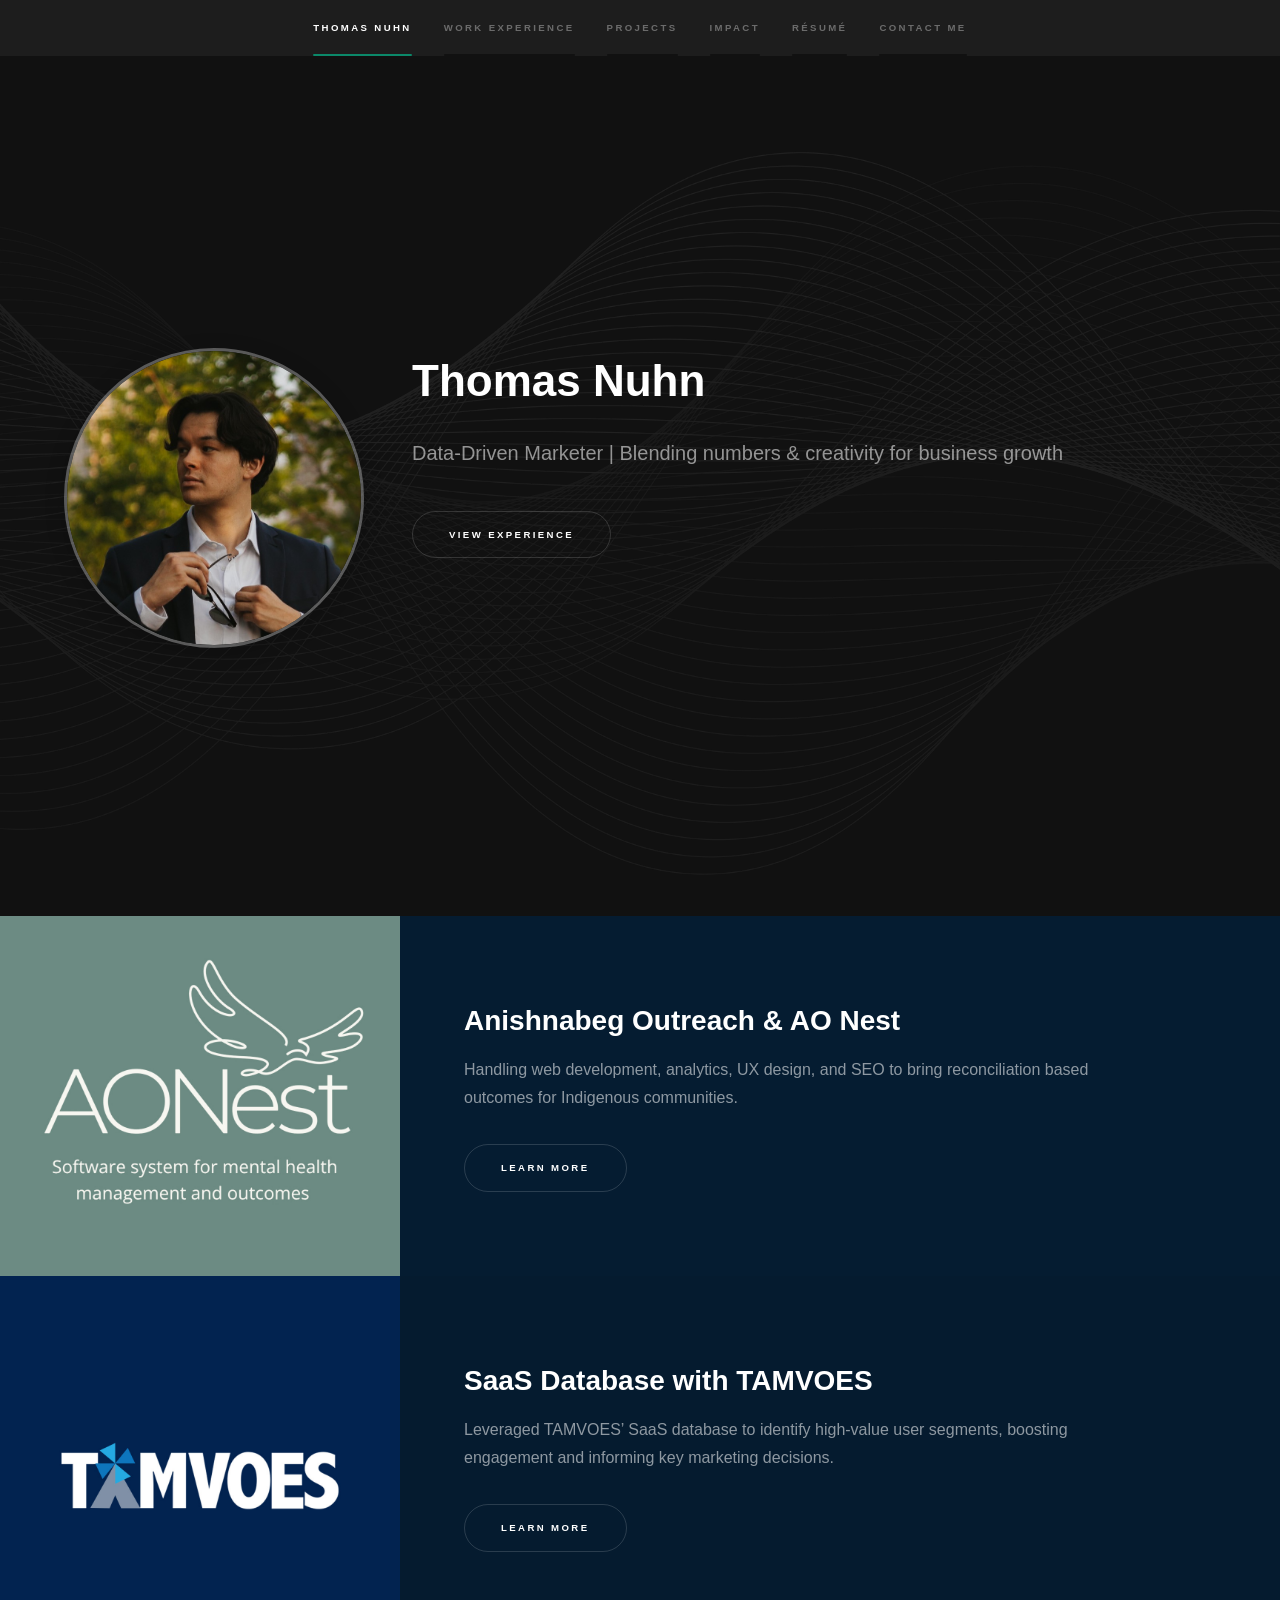
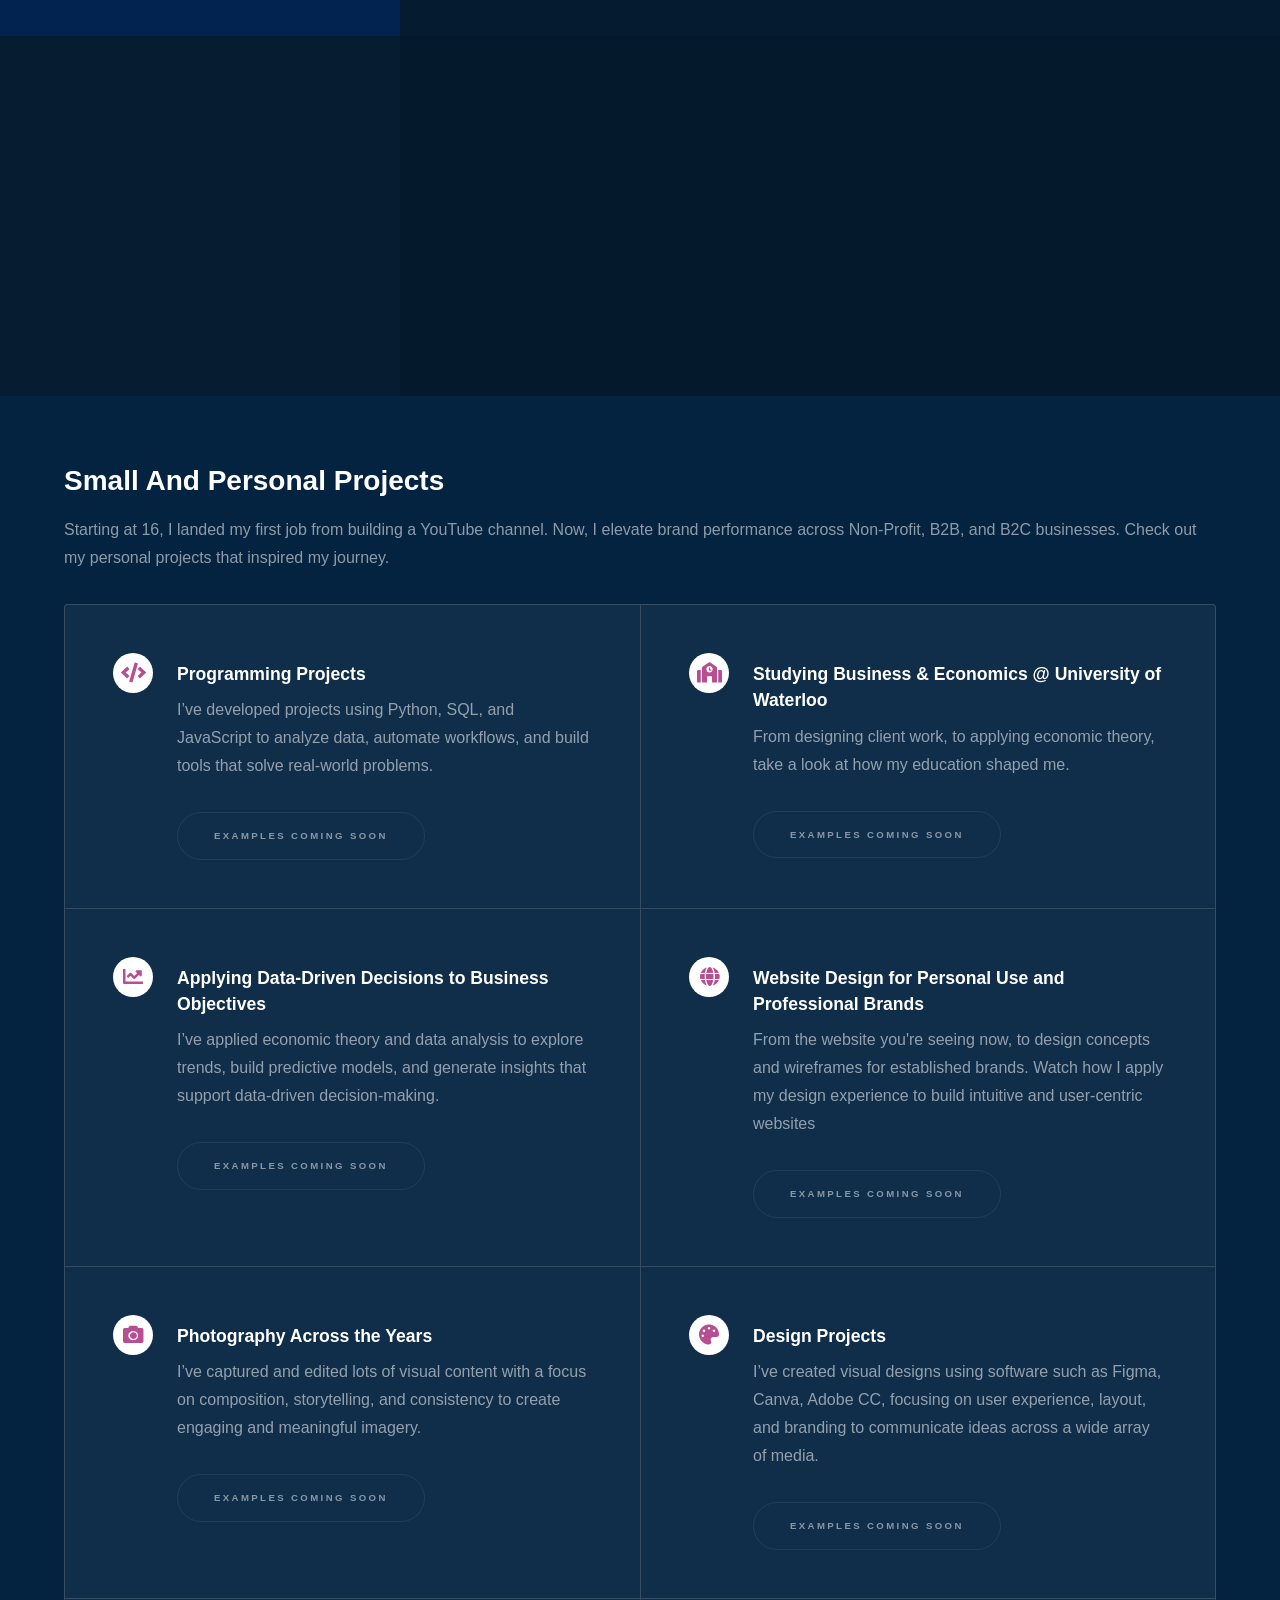
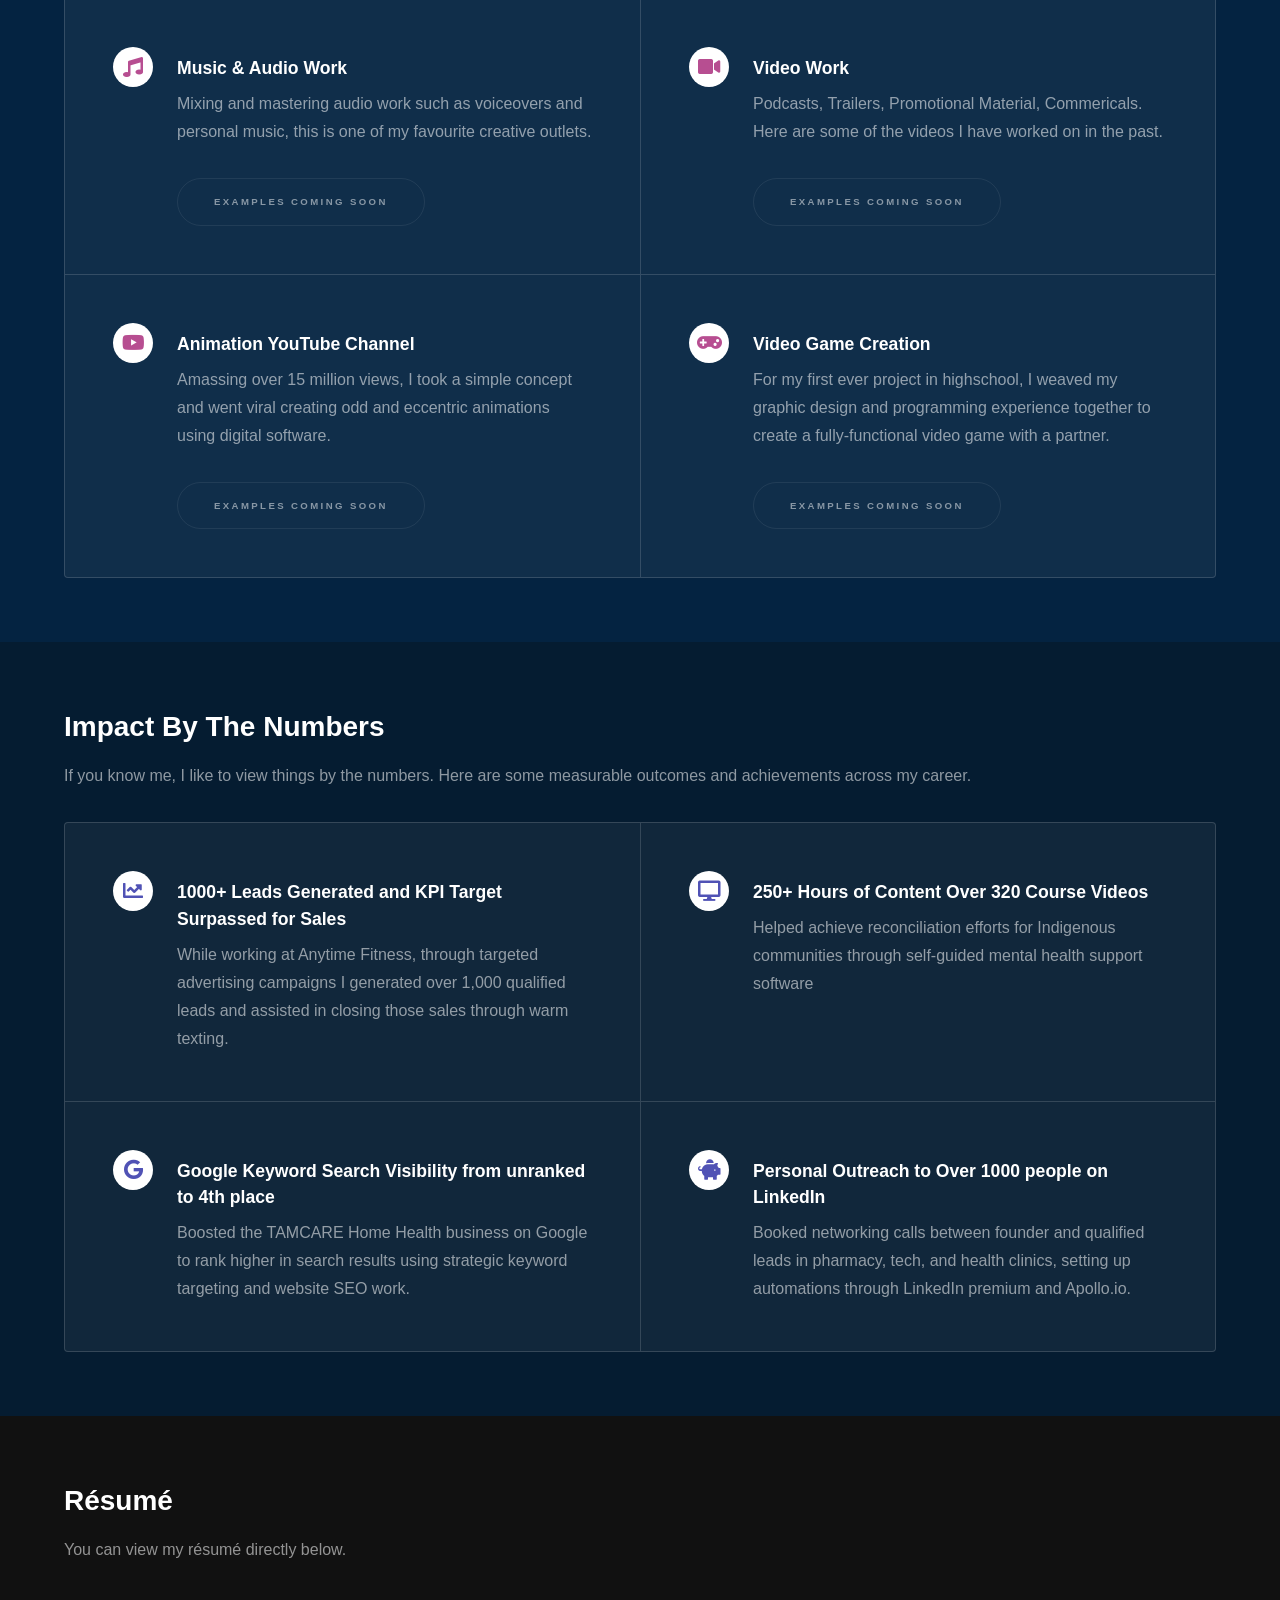
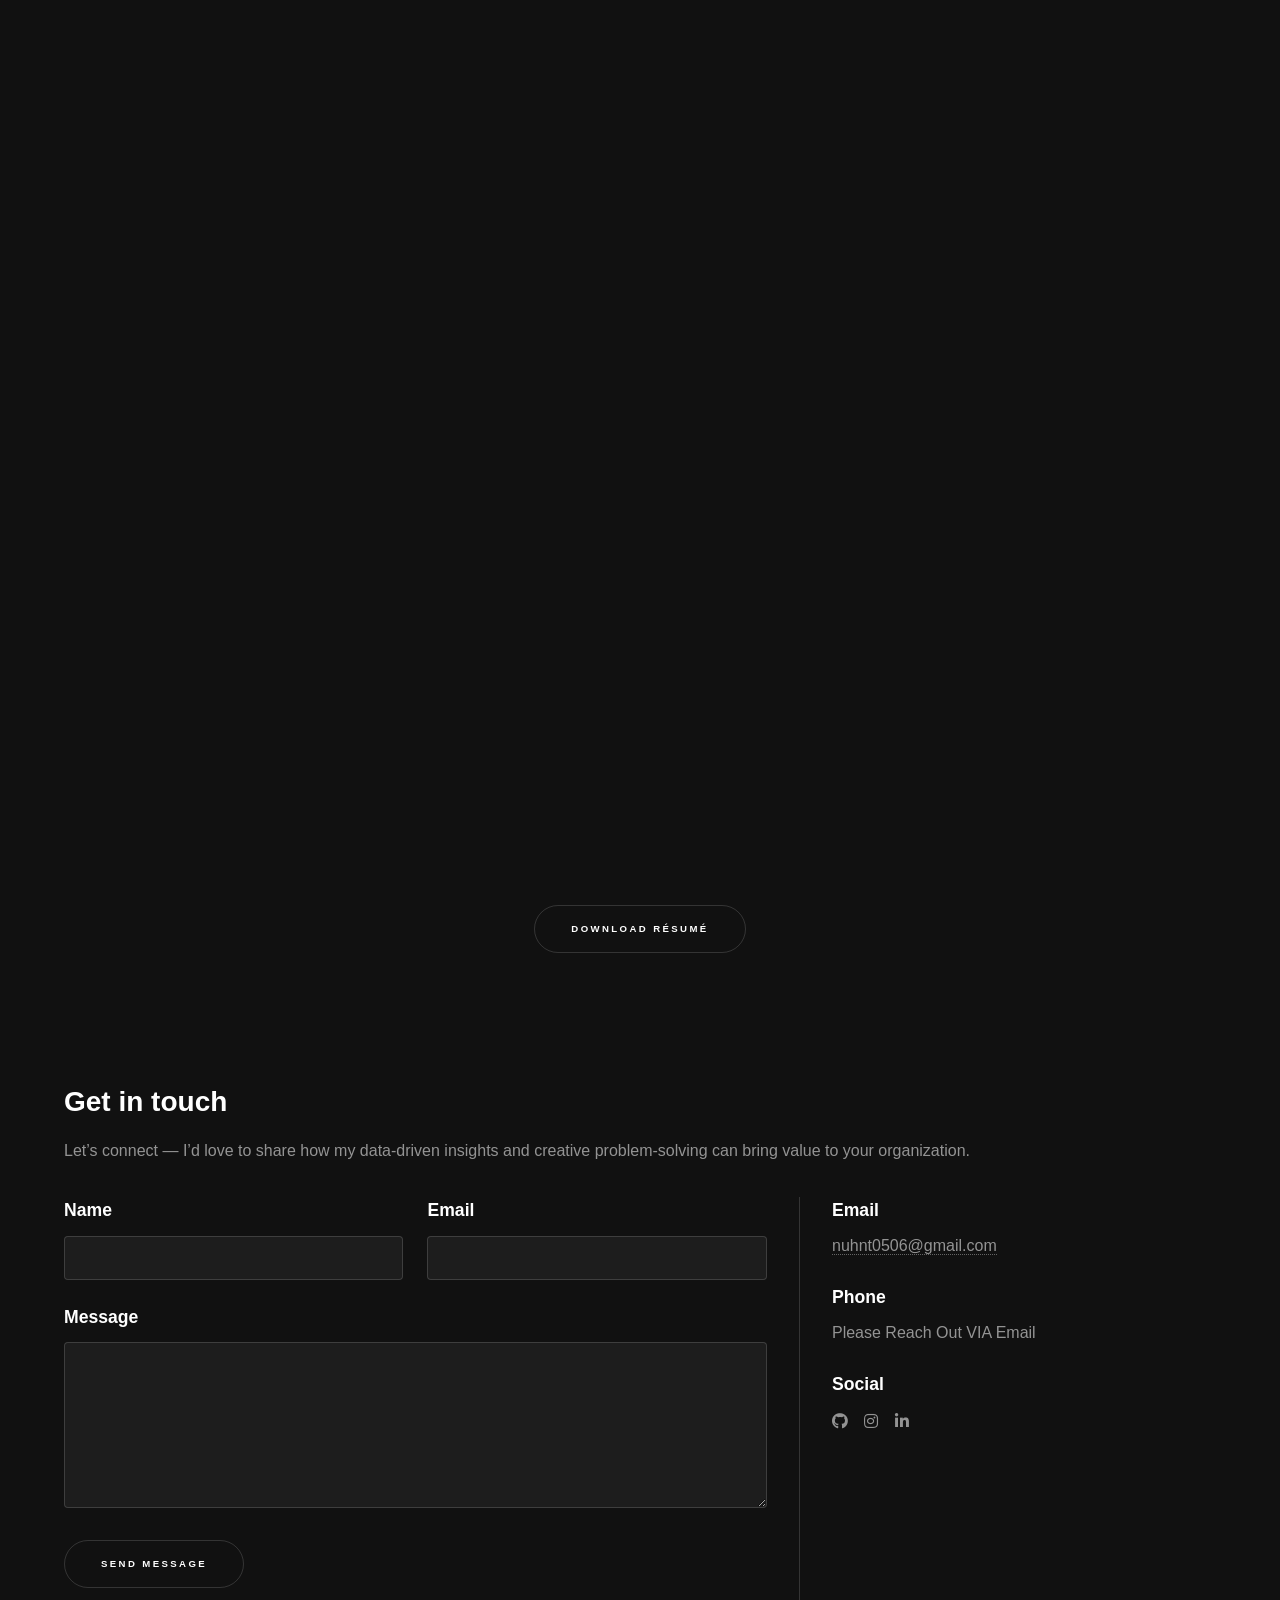
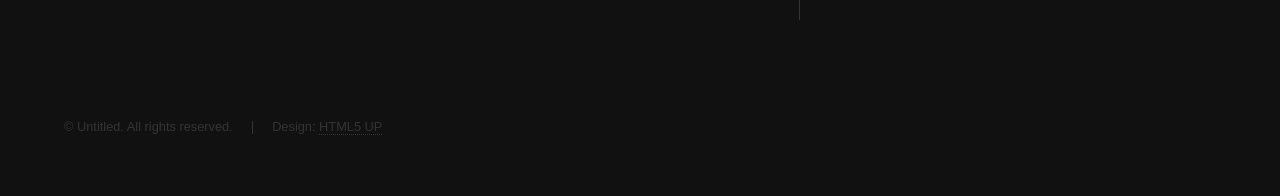
<file: index.html>
<!DOCTYPE HTML>
<!--
	Hyperspace by HTML5 UP
	html5up.net | @ajlkn
	Free for personal and commercial use under the CCA 3.0 license (html5up.net/license)
-->
<html>
	<head>
		<title>Thomas Nuhn Digital Portfolio</title>
		<meta charset="utf-8" />
		<meta name="viewport" content="width=device-width, initial-scale=1, user-scalable=no" />
		<link rel="stylesheet" href="assets/css/main.css" />
		<noscript><link rel="stylesheet" href="assets/css/noscript.css" /></noscript>
	</head>
	<body class="is-preload">

		<!-- Sidebar -->
		<section id="sidebar">
			<div class="inner">
				<nav>
					<ul>
						<li><a href="#intro">Thomas Nuhn</a></li>
						<li><a href="#one">Work Experience</a></li>
						<li><a href="#two">Projects</a></li>
						<li><a href="#three">Impact</a></li>
						<li><a href="#five">Résumé</a></li>
						<li><a href="#four">Contact Me</a></li>
					</ul>
				</nav>
			</div>
		</section>

		<!-- Wrapper -->
			<div id="wrapper">

				<!-- Intro -->
				<section id="intro" class="wrapper style1 fullscreen fade-up">
					<div class="inner intro-flex">
						
						<!-- Profile Image -->
						<div class="intro-image">
							<img src="images/pic01.jpg" alt="Profile picture of Thomas">
						</div>

						<div class="intro-text">
							<h1>Thomas Nuhn</h1>
							<p>Data-Driven Marketer | Blending numbers & creativity for business growth</p>
							
							<ul class="actions">
								<li><a href="#one" class="button scrolly">View experience</a></li>
							</ul>
						</div>

					</div>
				</section>

				<!-- One -->
					<section id="one" class="wrapper style2 spotlights">
						<section>
							<a href="#" class="image"><img src="images/AONest/Cover.jpg" alt="" data-position="center center" /></a>
							<div class="content">
								<div class="inner">
									<h2>Anishnabeg Outreach & AO Nest</h2>
									<p>Handling web development, analytics, UX design, and SEO to bring reconciliation based outcomes for Indigenous communities.</p>
									<ul class="actions">
										<li><a href="AONest.html" class="button">Learn more</a></li>
									</ul>
								</div>
							</div>
						</section>
						<section>
							<a href="#" class="image"><img src="images/TAMVOES/TAMVOES-Cover.jpg" alt="" data-position="top center" /></a>
							<div class="content">
								<div class="inner">
									<h2>SaaS Database with TAMVOES</h2>
									<p>Leveraged TAMVOES’ SaaS database to identify high-value user segments, boosting engagement and informing key marketing decisions.</p>
									<ul class="actions">
										<li><a href="TAMVOES.html" class="button">Learn more</a></li>
									</ul>
								</div>
							</div>
						</section>
						<section>
							<a href="#" class="image"><img src="images/AnytimeFitness/Cover.jpg" alt="" data-position="25% 25%" /></a>
							<div class="content">
								<div class="inner">
									<h2>Paid Advertising Campaigns at Anytime Fitness</h2>
									<p>Generated 1000+ sales leads with paid digital advertising campaigns, optimizing ad performance using A/B testing.</p>
									<ul class="actions">
										<li><a href="AnytimeFitness.html" class="button">Learn more</a></li>
									</ul>
								</div>
							</div>
						</section>
					</section>

				<!-- Two -->
					<section id="two" class="wrapper style3 fade-up">
						<div class="inner">
							<h2>Small And Personal Projects</h2>
							<p>Starting at 16, I landed my first job from building a YouTube channel. Now, I elevate brand performance across Non-Profit, B2B, and B2C businesses. Check out my personal projects that inspired my journey.</p>
							<div class="features">
								<section>
									<span class="icon solid major fa-code"></span>
									<h3>Programming Projects</h3>
									<p>I’ve developed projects using Python, SQL, and JavaScript to analyze data, automate workflows, and build tools that solve real-world problems.</p>
									<ul class="actions">
										<li><span class="button disabled">Examples Coming Soon</span></li>
									</ul>
								</section>

								<section>
									<span class="icon solid major fa-school"></span>
									<h3>Studying Business & Economics @ University of Waterloo</h3>
									<p>From designing client work, to applying economic theory, take a look at how my education shaped me.</p>
									<ul class="actions">
										<li><span class="button disabled">Examples Coming Soon</span></li>
									</ul>
								</section>

								<section>
									<span class="icon solid major fa-chart-line"></span>
									<h3>Applying Data-Driven Decisions to Business Objectives</h3>
									<p>I’ve applied economic theory and data analysis to explore trends, build predictive models, and generate insights that support data-driven decision-making.</p>
									<ul class="actions">
										<li><span class="button disabled">Examples Coming Soon</span></li>
									</ul>
								</section>

								<section>
									<span class="icon solid major fa-globe"></span>
									<h3>Website Design for Personal Use and Professional Brands</h3>
									<p>From the website you're seeing now, to design concepts and wireframes for established brands. Watch how I apply my design experience to build intuitive and user-centric websites</p>
									<ul class="actions">
										<li><span class="button disabled">Examples Coming Soon</span></li>
									</ul>
								</section>

								<section>
									<span class="icon solid major fa-camera"></span>
									<h3>Photography Across the Years</h3>
									<p>I’ve captured and edited lots of visual content with a focus on composition, storytelling, and consistency to create engaging and meaningful imagery.</p>
									<ul class="actions">
										<li><span class="button disabled">Examples Coming Soon</span></li>
									</ul>
								</section>

								<section>
									<span class="icon solid major fa-palette"></span>
									<h3>Design Projects</h3>
									<p>I’ve created visual designs using software such as Figma, Canva, Adobe CC, focusing on user experience, layout, and branding to communicate ideas across a wide array of media.</p>
									<ul class="actions">
										<li><span class="button disabled">Examples Coming Soon</span></li>
									</ul>
								</section>

								<section>
									<span class="icon solid major fa-music"></span>
									<h3>Music & Audio Work</h3>
									<p>Mixing and mastering audio work such as voiceovers and personal music, this is one of my favourite creative outlets.</p>
									<ul class="actions">
										<li><span class="button disabled">Examples Coming Soon</span></li>
									</ul>
								</section>

								<section>
									<span class="icon solid major fa-video"></span>
									<h3>Video Work</h3>
									<p>Podcasts, Trailers, Promotional Material, Commericals. Here are some of the videos I have worked on in the past.</p>
									<ul class="actions">
										<li><span class="button disabled">Examples Coming Soon</span></li>
									</ul>
								</section>

								<section>
									<span class="icon brands major fa-youtube"></span>
									<h3>Animation YouTube Channel</h3>
									<p>Amassing over 15 million views, I took a simple concept and went viral creating odd and eccentric animations using digital software.</p>
									<ul class="actions">
										<li><span class="button disabled">Examples Coming Soon</span></li>
									</ul>
								</section>

								<section>
									<span class="icon solid major fa-gamepad"></span>
									<h3>Video Game Creation</h3>
									<p>For my first ever project in highschool, I weaved my graphic design and programming experience together to create a fully-functional video game with a partner.</p>
									<ul class="actions">
										<li><span class="button disabled">Examples Coming Soon</span></li>
									</ul>
								</section>

							</div>
						</div>
					</section>

				<!-- Three: Impact Section -->
				<section id="three" class="wrapper style2 fade-up">
					<div class="inner">
						<h2>Impact By The Numbers</h2>
						<p>If you know me, I like to view things by the numbers. Here are some measurable outcomes and achievements across my career.</p>

						<div class="features">
							<section>
								<span class="icon solid major fa-chart-line"></span>
								<h3>1000+ Leads Generated and KPI Target Surpassed for Sales</h3>
								<p>While working at Anytime Fitness, through targeted advertising campaigns I generated over 1,000 qualified leads and assisted in closing those sales through warm texting.</p>
							</section>

							<section>
								<span class="icon solid major fa-desktop"></span>
								<h3>250+ Hours of Content Over 320 Course Videos</h3>
								<p>Helped achieve reconciliation efforts for Indigenous communities through self-guided mental health support software</p>
							</section>

							<section>
								<span class="icon brands major fa-google"></span>
								<h3>Google Keyword Search Visibility from unranked to 4th place</h3>
								<p>Boosted the TAMCARE Home Health business on Google to rank higher in search results using strategic keyword targeting and website SEO work.</p>
							</section>

							<section>
								<span class="icon solid major fa-piggy-bank"></span>
								<h3>Personal Outreach to Over 1000 people on LinkedIn</h3>
								<p>Booked networking calls between founder and qualified leads in pharmacy, tech, and health clinics, setting up automations through LinkedIn premium and Apollo.io.</p>
							</section>
						</div>
					</div>
				</section>

				<!-- Five: Resume Section -->
				<section id="five" class="wrapper style1 fade-up">
					<div class="inner">
						<h2>Résumé</h2>
						<p>You can view my résumé directly below.</p>

						<div class="resume-pdf">
							<iframe 
								src="Thomas Nuhn Résumé 2026.pdf"
								width="100%" 
								height="900px"
								style="border: none; border-radius: 0.5em;">
							</iframe>
						</div>

						<ul class="actions special">
							<li>
								<a href="Thomas Nuhn Résumé 2026.pdf"
								class="button"
								download>
									Download Résumé
								</a>
							</li>
						</ul>
					</div>
				</section>

				<!-- Four -->
					<section id="four" class="wrapper style1 fade-up">
						<div class="inner">
							<h2>Get in touch</h2>
							<p>Let’s connect — I’d love to share how my data-driven insights and creative problem-solving can bring value to your organization.</p>
							<div class="split style1">
								<section>
									<form method="post" action="#">
										<div class="fields">
											<div class="field half">
												<label for="name">Name</label>
												<input type="text" name="name" id="name" />
											</div>
											<div class="field half">
												<label for="email">Email</label>
												<input type="text" name="email" id="email" />
											</div>
											<div class="field">
												<label for="message">Message</label>
												<textarea name="message" id="message" rows="5"></textarea>
											</div>
										</div>
										<ul class="actions">
											<li><a href="" class="button submit">Send Message</a></li>
										</ul>
									</form>
								</section>
								<section>
									<ul class="contact">
										<li>
											<h3>Email</h3>
											<a href="mailto:nuhnt0506@gmail.com">nuhnt0506@gmail.com</a>
										</li>
										<li>
											<h3>Phone</h3>
											<span>Please Reach Out VIA Email</span>
										</li>
										<li>
											<h3>Social</h3>
											<ul class="icons">
												<li><a href="https://github.com/TNCreations" class="icon brands fa-github"><span class="label">GitHub</span></a></li>
												<li><a href="https://www.instagram.com/thomas.n01" class="icon brands fa-instagram"><span class="label">Instagram</span></a></li>
												<li><a href="https://www.linkedin.com/in/thomas-nuhn/" class="icon brands fa-linkedin-in"><span class="label">LinkedIn</span></a></li>
											</ul>
										</li>
									</ul>
								</section>
							</div>
						</div>
					</section>

			</div>

		<!-- Footer -->
			<footer id="footer" class="wrapper style1-alt">
				<div class="inner">
					<ul class="menu">
						<li>&copy; Untitled. All rights reserved.</li><li>Design: <a href="http://html5up.net">HTML5 UP</a></li>
					</ul>
				</div>
			</footer>

		<!-- Scripts -->
			<script src="assets/js/jquery.min.js"></script>
			<script src="assets/js/jquery.scrollex.min.js"></script>
			<script src="assets/js/jquery.scrolly.min.js"></script>
			<script src="assets/js/browser.min.js"></script>
			<script src="assets/js/breakpoints.min.js"></script>
			<script src="assets/js/util.js"></script>
			<script src="assets/js/main.js"></script>

	</body>
</html>
</file>
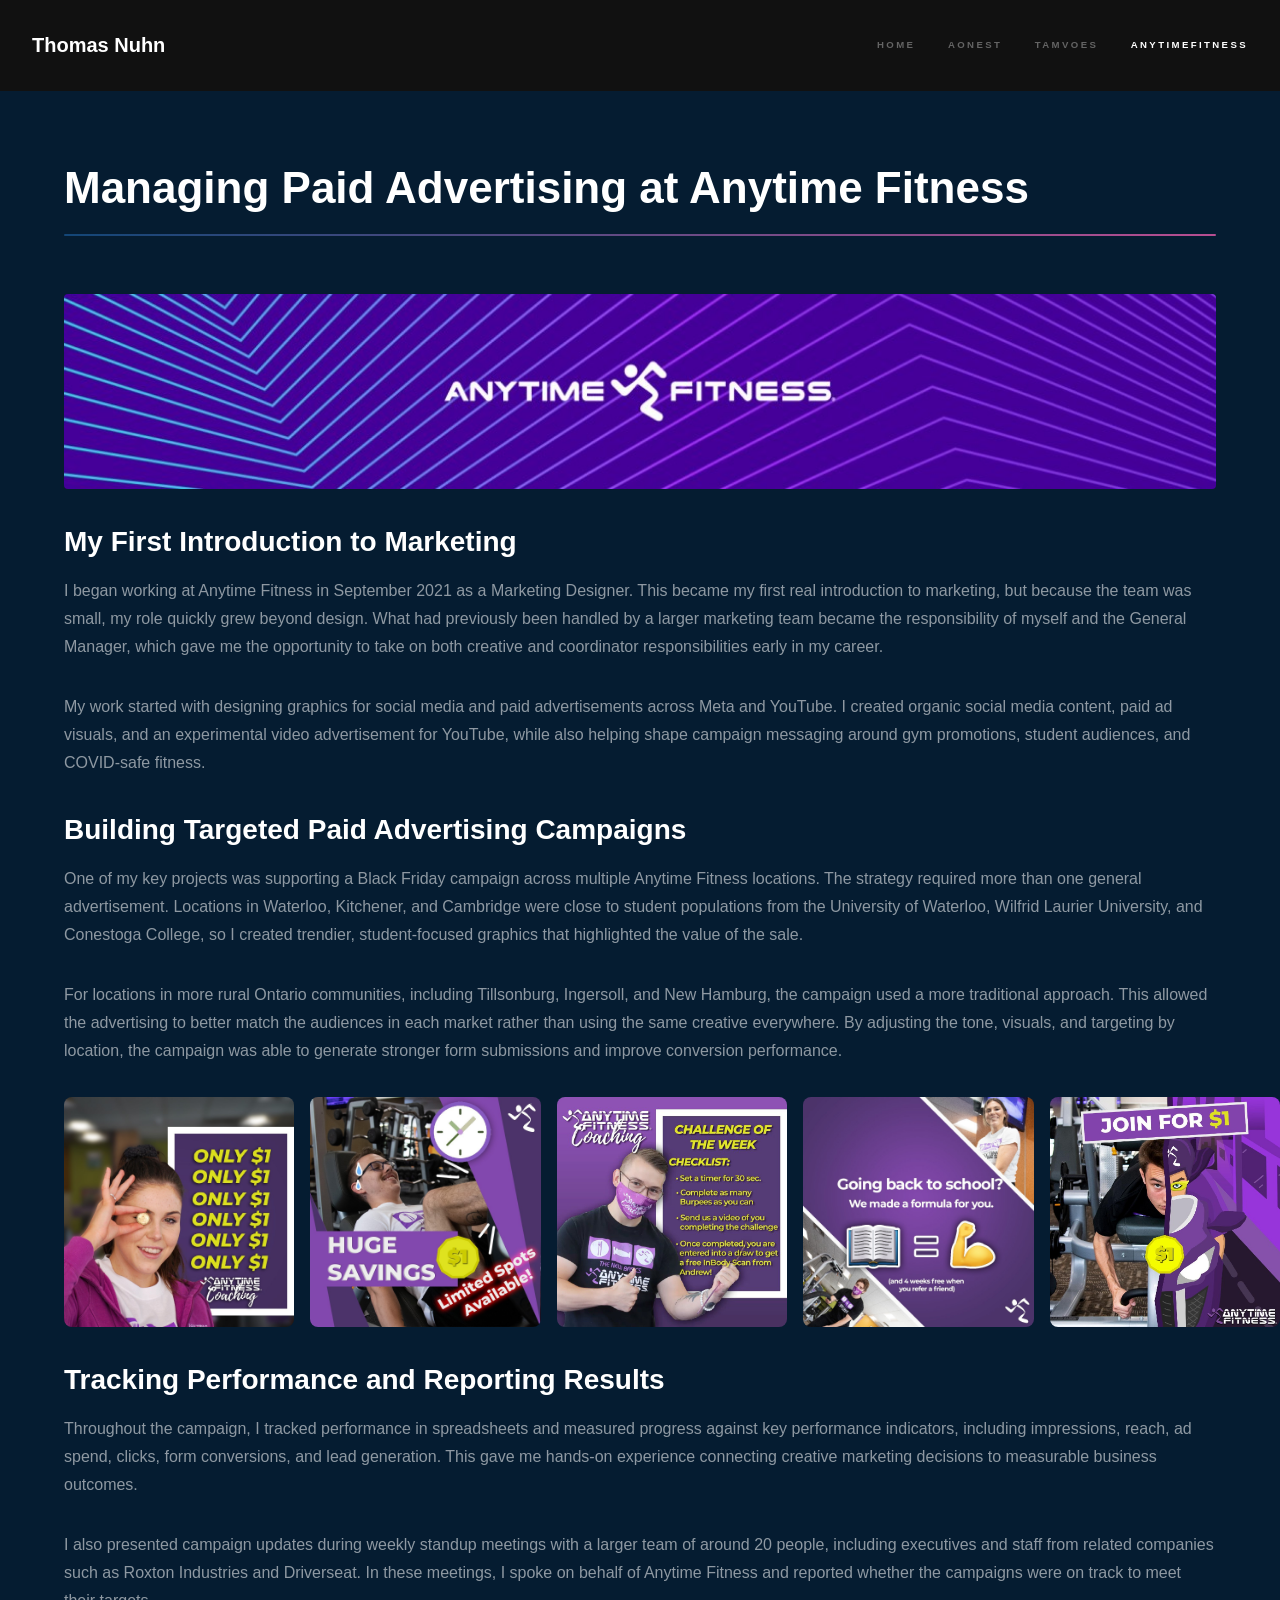
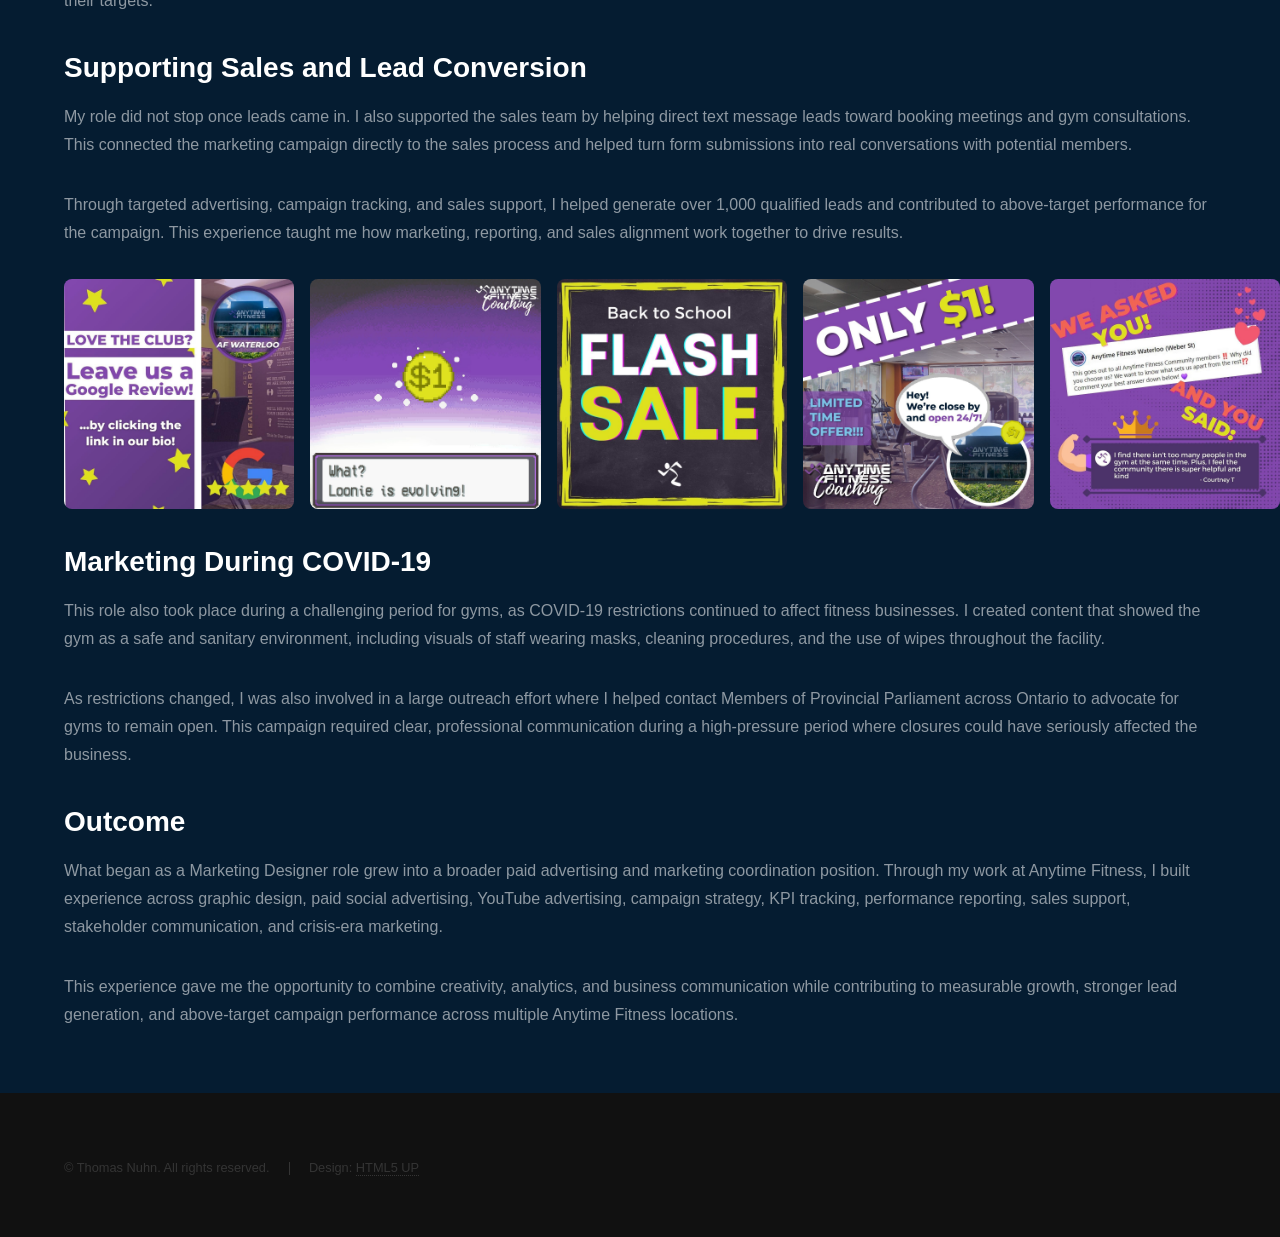
<file: AnytimeFitness.html>
<!DOCTYPE HTML>
<!--
	Hyperspace by HTML5 UP
	html5up.net | @ajlkn
	Free for personal and commercial use under the CCA 3.0 license (html5up.net/license)
-->
<html>
	<head>
		<title>Thomas Nuhn - Managing Paid Advertising at Anytime Fitness</title>
		<meta charset="utf-8" />
		<meta name="viewport" content="width=device-width, initial-scale=1, user-scalable=no" />
		<link rel="stylesheet" href="assets/css/main.css" />
		<noscript><link rel="stylesheet" href="assets/css/noscript.css" /></noscript>
	</head>
	<body class="is-preload">

		<!-- Header -->
			<header id="header">
				<a href="index.html" class="title">Thomas Nuhn</a>
				<nav>
					<ul>
						<li><a href="index.html">Home</a></li>
						<li><a href="AONest.html">AONest</a></li>
						<li><a href="TAMVOES.html">TAMVOES</a></li>
						<li><a href="AnytimeFitness.html" class="active">AnytimeFitness</a></li>
					</ul>
				</nav>
			</header>

		<!-- Wrapper -->
			<div id="wrapper">

				<!-- Main -->
					<section id="main" class="wrapper">
						<div class="inner">
							<h1 class="major">Managing Paid Advertising at Anytime Fitness</h1>
							<span class="image fit"><img src="images/AnytimeFitness/anytime_fitness_cover.jpeg" alt="Anytime Fitness marketing campaign" /></span>

							<h2>My First Introduction to Marketing</h2>

							<p>
								I began working at Anytime Fitness in September 2021 as a Marketing Designer. This became my first real introduction to marketing, but because the team was small, my role quickly grew beyond design. What had previously been handled by a larger marketing team became the responsibility of myself and the General Manager, which gave me the opportunity to take on both creative and coordinator responsibilities early in my career.
							</p>

							<p>
								My work started with designing graphics for social media and paid advertisements across Meta and YouTube. I created organic social media content, paid ad visuals, and an experimental video advertisement for YouTube, while also helping shape campaign messaging around gym promotions, student audiences, and COVID-safe fitness.
							</p>

							<h2>Building Targeted Paid Advertising Campaigns</h2>

							<p>
								One of my key projects was supporting a Black Friday campaign across multiple Anytime Fitness locations. The strategy required more than one general advertisement. Locations in Waterloo, Kitchener, and Cambridge were close to student populations from the University of Waterloo, Wilfrid Laurier University, and Conestoga College, so I created trendier, student-focused graphics that highlighted the value of the sale.
							</p>

							<p>
								For locations in more rural Ontario communities, including Tillsonburg, Ingersoll, and New Hamburg, the campaign used a more traditional approach. This allowed the advertising to better match the audiences in each market rather than using the same creative everywhere. By adjusting the tone, visuals, and targeting by location, the campaign was able to generate stronger form submissions and improve conversion performance.
							</p>

							<div class="image-row">
								<img src="images/AnytimeFitness/JoinForOneDollar.jpg" alt="" />
								<img src="images/AnytimeFitness/AFSocials2.jpg" alt="" />
								<img src="images/AnytimeFitness/AFSocials3.jpg" alt="" />
								<img src="images/AnytimeFitness/AFSocials4.jpg" alt="" />
								<img src="images/AnytimeFitness/JoinForOneDollar2.jpg" alt="" />
							</div>

							<h2>Tracking Performance and Reporting Results</h2>

							<p>
								Throughout the campaign, I tracked performance in spreadsheets and measured progress against key performance indicators, including impressions, reach, ad spend, clicks, form conversions, and lead generation. This gave me hands-on experience connecting creative marketing decisions to measurable business outcomes.
							</p>

							<p>
								I also presented campaign updates during weekly standup meetings with a larger team of around 20 people, including executives and staff from related companies such as Roxton Industries and Driverseat. In these meetings, I spoke on behalf of Anytime Fitness and reported whether the campaigns were on track to meet their targets.
							</p>

							<h2>Supporting Sales and Lead Conversion</h2>

							<p>
								My role did not stop once leads came in. I also supported the sales team by helping direct text message leads toward booking meetings and gym consultations. This connected the marketing campaign directly to the sales process and helped turn form submissions into real conversations with potential members.
							</p>

							<p>
								Through targeted advertising, campaign tracking, and sales support, I helped generate over 1,000 qualified leads and contributed to above-target performance for the campaign. This experience taught me how marketing, reporting, and sales alignment work together to drive results.
							</p>

							<div class="image-row">
								<img src="images/AnytimeFitness/AFSocials5.jpg" alt="" />
								<img src="images/AnytimeFitness/AFSocials6.jpg" alt="" />
								<img src="images/AnytimeFitness/AFSocials1.jpg" alt="" />
								<img src="images/AnytimeFitness/AFSocials7.jpg" alt="" />
								<img src="images/AnytimeFitness/AFSocials9.jpg" alt="" />
							</div>
							<h2>Marketing During COVID-19</h2>

							<p>
								This role also took place during a challenging period for gyms, as COVID-19 restrictions continued to affect fitness businesses. I created content that showed the gym as a safe and sanitary environment, including visuals of staff wearing masks, cleaning procedures, and the use of wipes throughout the facility.
							</p>

							<p>
								As restrictions changed, I was also involved in a large outreach effort where I helped contact Members of Provincial Parliament across Ontario to advocate for gyms to remain open. This campaign required clear, professional communication during a high-pressure period where closures could have seriously affected the business.
							</p>

							<h2>Outcome</h2>

							<p>
								What began as a Marketing Designer role grew into a broader paid advertising and marketing coordination position. Through my work at Anytime Fitness, I built experience across graphic design, paid social advertising, YouTube advertising, campaign strategy, KPI tracking, performance reporting, sales support, stakeholder communication, and crisis-era marketing.
							</p>

							<p>
								This experience gave me the opportunity to combine creativity, analytics, and business communication while contributing to measurable growth, stronger lead generation, and above-target campaign performance across multiple Anytime Fitness locations.
							</p>

						</div>
					</section>

			</div>

		<!-- Footer -->
			<footer id="footer" class="wrapper alt">
				<div class="inner">
					<ul class="menu">
						<li>&copy; Thomas Nuhn. All rights reserved.</li><li>Design: <a href="http://html5up.net">HTML5 UP</a></li>
					</ul>
				</div>
			</footer>

		<!-- Scripts -->
			<script src="assets/js/jquery.min.js"></script>
			<script src="assets/js/jquery.scrollex.min.js"></script>
			<script src="assets/js/jquery.scrolly.min.js"></script>
			<script src="assets/js/browser.min.js"></script>
			<script src="assets/js/breakpoints.min.js"></script>
			<script src="assets/js/util.js"></script>
			<script src="assets/js/main.js"></script>

	</body>
</html>
</file>
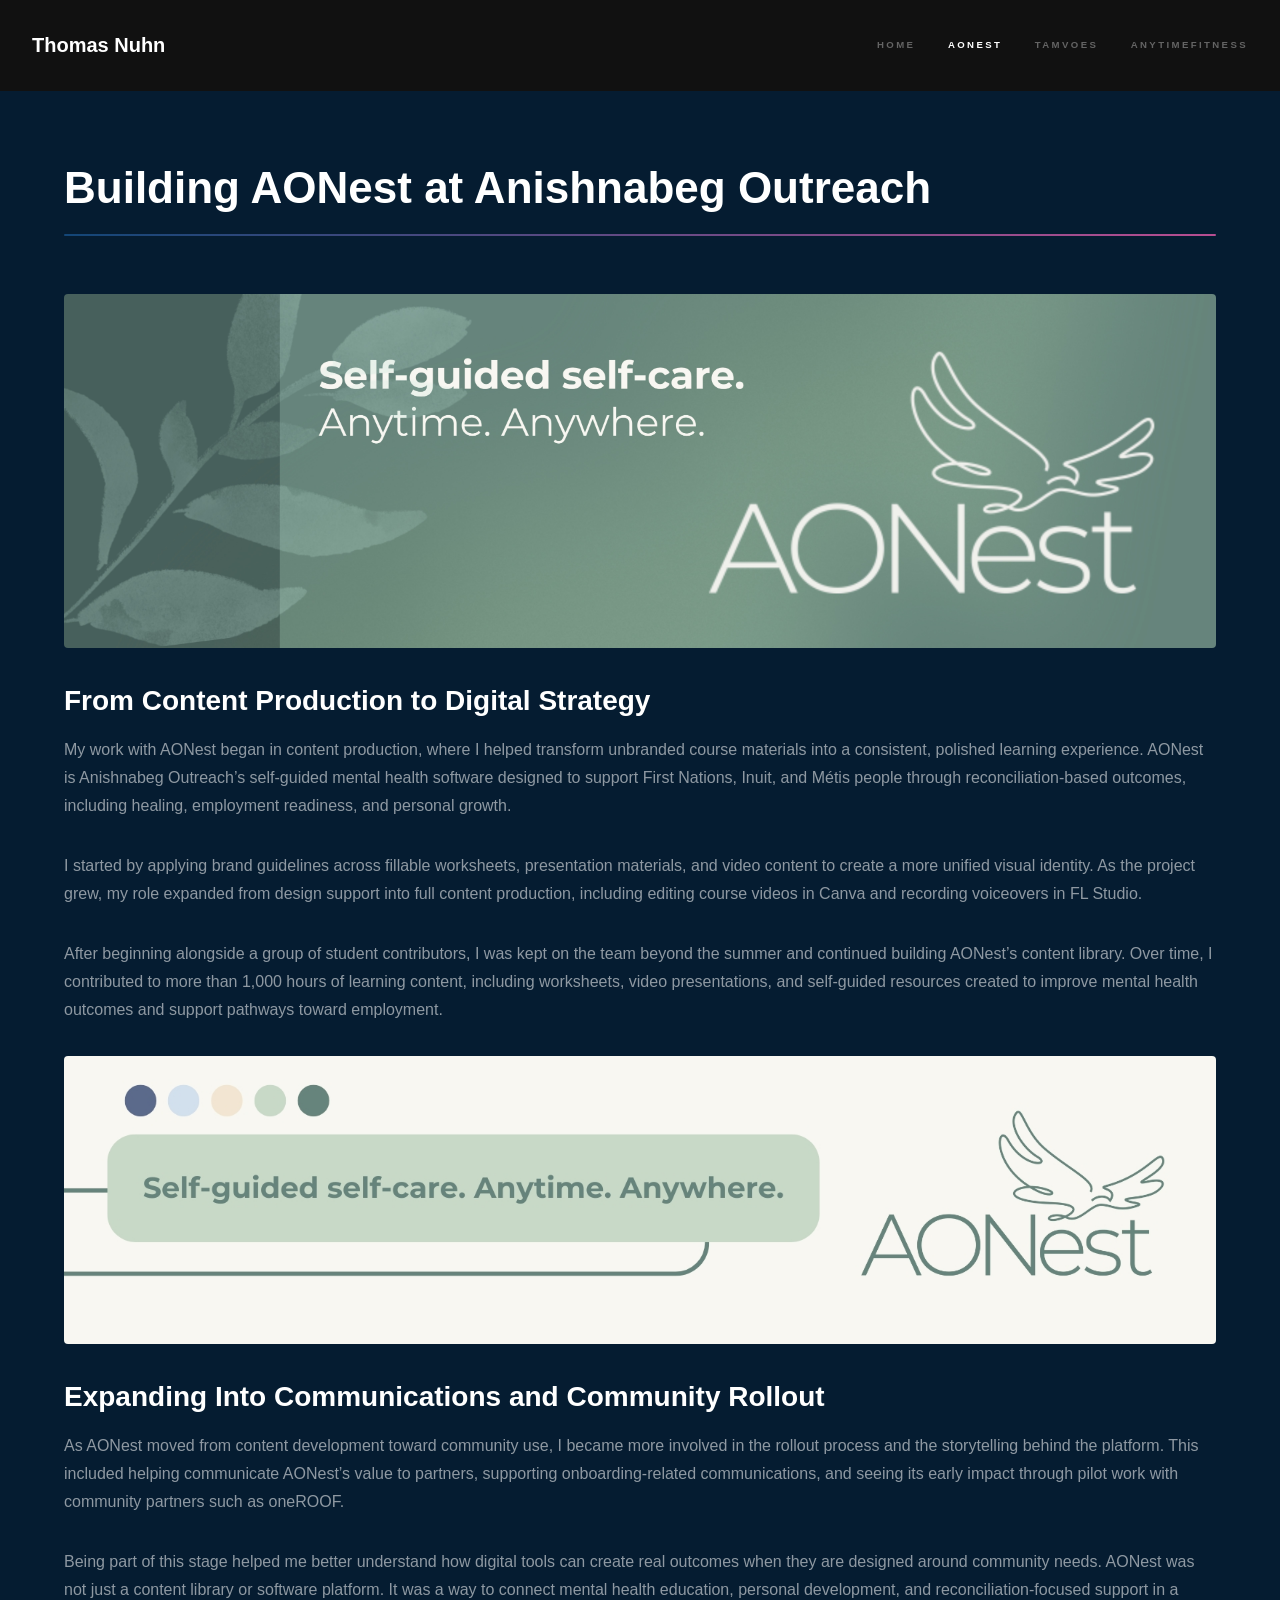
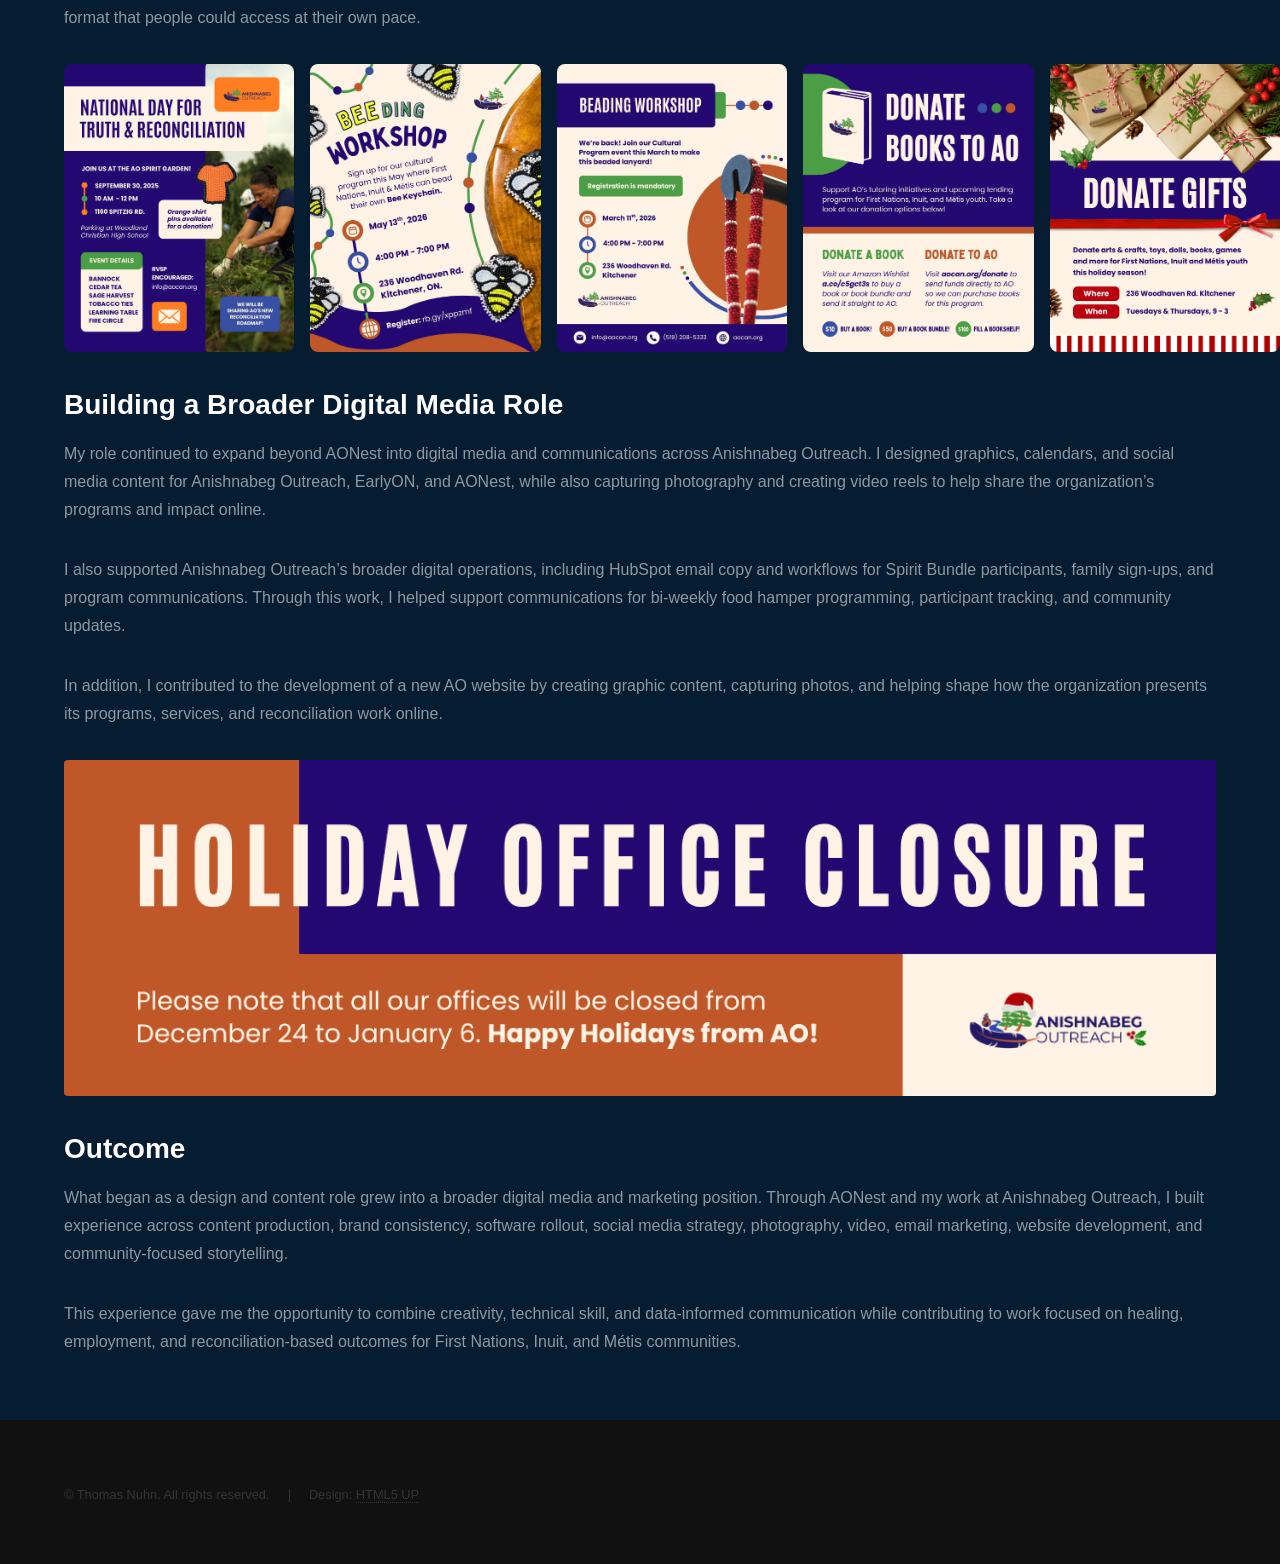
<file: AONest.html>
<!DOCTYPE HTML>
<!--
	Hyperspace by HTML5 UP
	html5up.net | @ajlkn
	Free for personal and commercial use under the CCA 3.0 license (html5up.net/license)
-->
<html>
	<head>
		<title>Thomas Nuhn - Building AONest at Anishnabeg Outreach</title>
		<meta charset="utf-8" />
		<meta name="viewport" content="width=device-width, initial-scale=1, user-scalable=no" />
		<link rel="stylesheet" href="assets/css/main.css" />
		<noscript><link rel="stylesheet" href="assets/css/noscript.css" /></noscript>
	</head>
	<body class="is-preload">

		<!-- Header -->
			<header id="header">
				<a href="index.html" class="title">Thomas Nuhn</a>
				<nav>
					<ul>
						<li><a href="index.html">Home</a></li>
						<li><a href="AONest.html" class="active">AONest</a></li>
						<li><a href="TAMVOES.html">TAMVOES</a></li>
						<li><a href="AnytimeFitness.html">AnytimeFitness</a></li>
					</ul>
				</nav>
			</header>

		<!-- Wrapper -->
			<div id="wrapper">

				<!-- Main -->
					<section id="main" class="wrapper">
						<div class="inner">
							<h1 class="major">Building AONest at Anishnabeg Outreach</h1>
							<span class="image fit"><img src="images/AONest/AONestBanner2025.jpg" alt="AONest banner" /></span>

							<h2>From Content Production to Digital Strategy</h2>

							<p>
								My work with AONest began in content production, where I helped transform unbranded course materials into a consistent, polished learning experience. AONest is Anishnabeg Outreach’s self-guided mental health software designed to support First Nations, Inuit, and Métis people through reconciliation-based outcomes, including healing, employment readiness, and personal growth.
							</p>

							<p>
								I started by applying brand guidelines across fillable worksheets, presentation materials, and video content to create a more unified visual identity. As the project grew, my role expanded from design support into full content production, including editing course videos in Canva and recording voiceovers in FL Studio.
							</p>

							<p>
								After beginning alongside a group of student contributors, I was kept on the team beyond the summer and continued building AONest’s content library. Over time, I contributed to more than 1,000 hours of learning content, including worksheets, video presentations, and self-guided resources created to improve mental health outcomes and support pathways toward employment.
							</p>

							<span class="image fit"><img src="images/AONest/AONest Linkedin Banner.jpg" alt="AONest LinkedIn banner" /></span>

							<h2>Expanding Into Communications and Community Rollout</h2>

							<p>
								As AONest moved from content development toward community use, I became more involved in the rollout process and the storytelling behind the platform. This included helping communicate AONest’s value to partners, supporting onboarding-related communications, and seeing its early impact through pilot work with community partners such as oneROOF.
							</p>

							<p>
								Being part of this stage helped me better understand how digital tools can create real outcomes when they are designed around community needs. AONest was not just a content library or software platform. It was a way to connect mental health education, personal development, and reconciliation-focused support in a format that people could access at their own pace.
							</p>

							<div class="image-row">
								<img src="images/AO/2nd Instagram Post Truth & Reconciliation Event.png" alt="" />
								<img src="images/AO/Beading workshop May 13 2026 (1).jpg" alt="" />
								<img src="images/AO/Beading Workshop Post Mar 2026 (1).jpg" alt="" />
								<img src="images/AO/Book Donations Post (January 19 2026).jpg" alt="" />
								<img src="images/AO/Christmas Gift Donation Post (Oct 23 2025) (4).jpg" alt="" />
							</div>
							<h2>Building a Broader Digital Media Role</h2>

							<p>
								My role continued to expand beyond AONest into digital media and communications across Anishnabeg Outreach. I designed graphics, calendars, and social media content for Anishnabeg Outreach, EarlyON, and AONest, while also capturing photography and creating video reels to help share the organization’s programs and impact online.
							</p>

							<p>
								I also supported Anishnabeg Outreach’s broader digital operations, including HubSpot email copy and workflows for Spirit Bundle participants, family sign-ups, and program communications. Through this work, I helped support communications for bi-weekly food hamper programming, participant tracking, and community updates.
							</p>

							<p>
								In addition, I contributed to the development of a new AO website by creating graphic content, capturing photos, and helping shape how the organization presents its programs, services, and reconciliation work online.
							</p>

							<span class="image fit"><img src="images/AO/Office Closure Banner 2025.png" alt="AONest banner" /></span>

							<h2>Outcome</h2>

							<p>
								What began as a design and content role grew into a broader digital media and marketing position. Through AONest and my work at Anishnabeg Outreach, I built experience across content production, brand consistency, software rollout, social media strategy, photography, video, email marketing, website development, and community-focused storytelling.
							</p>

							<p>
								This experience gave me the opportunity to combine creativity, technical skill, and data-informed communication while contributing to work focused on healing, employment, and reconciliation-based outcomes for First Nations, Inuit, and Métis communities.
							</p>

						</div>
					</section>

			</div>

		<!-- Footer -->
			<footer id="footer" class="wrapper alt">
				<div class="inner">
					<ul class="menu">
						<li>&copy; Thomas Nuhn. All rights reserved.</li><li>Design: <a href="http://html5up.net">HTML5 UP</a></li>
					</ul>
				</div>
			</footer>

		<!-- Scripts -->
			<script src="assets/js/jquery.min.js"></script>
			<script src="assets/js/jquery.scrollex.min.js"></script>
			<script src="assets/js/jquery.scrolly.min.js"></script>
			<script src="assets/js/browser.min.js"></script>
			<script src="assets/js/breakpoints.min.js"></script>
			<script src="assets/js/util.js"></script>
			<script src="assets/js/main.js"></script>

	</body>
</html>
</file>
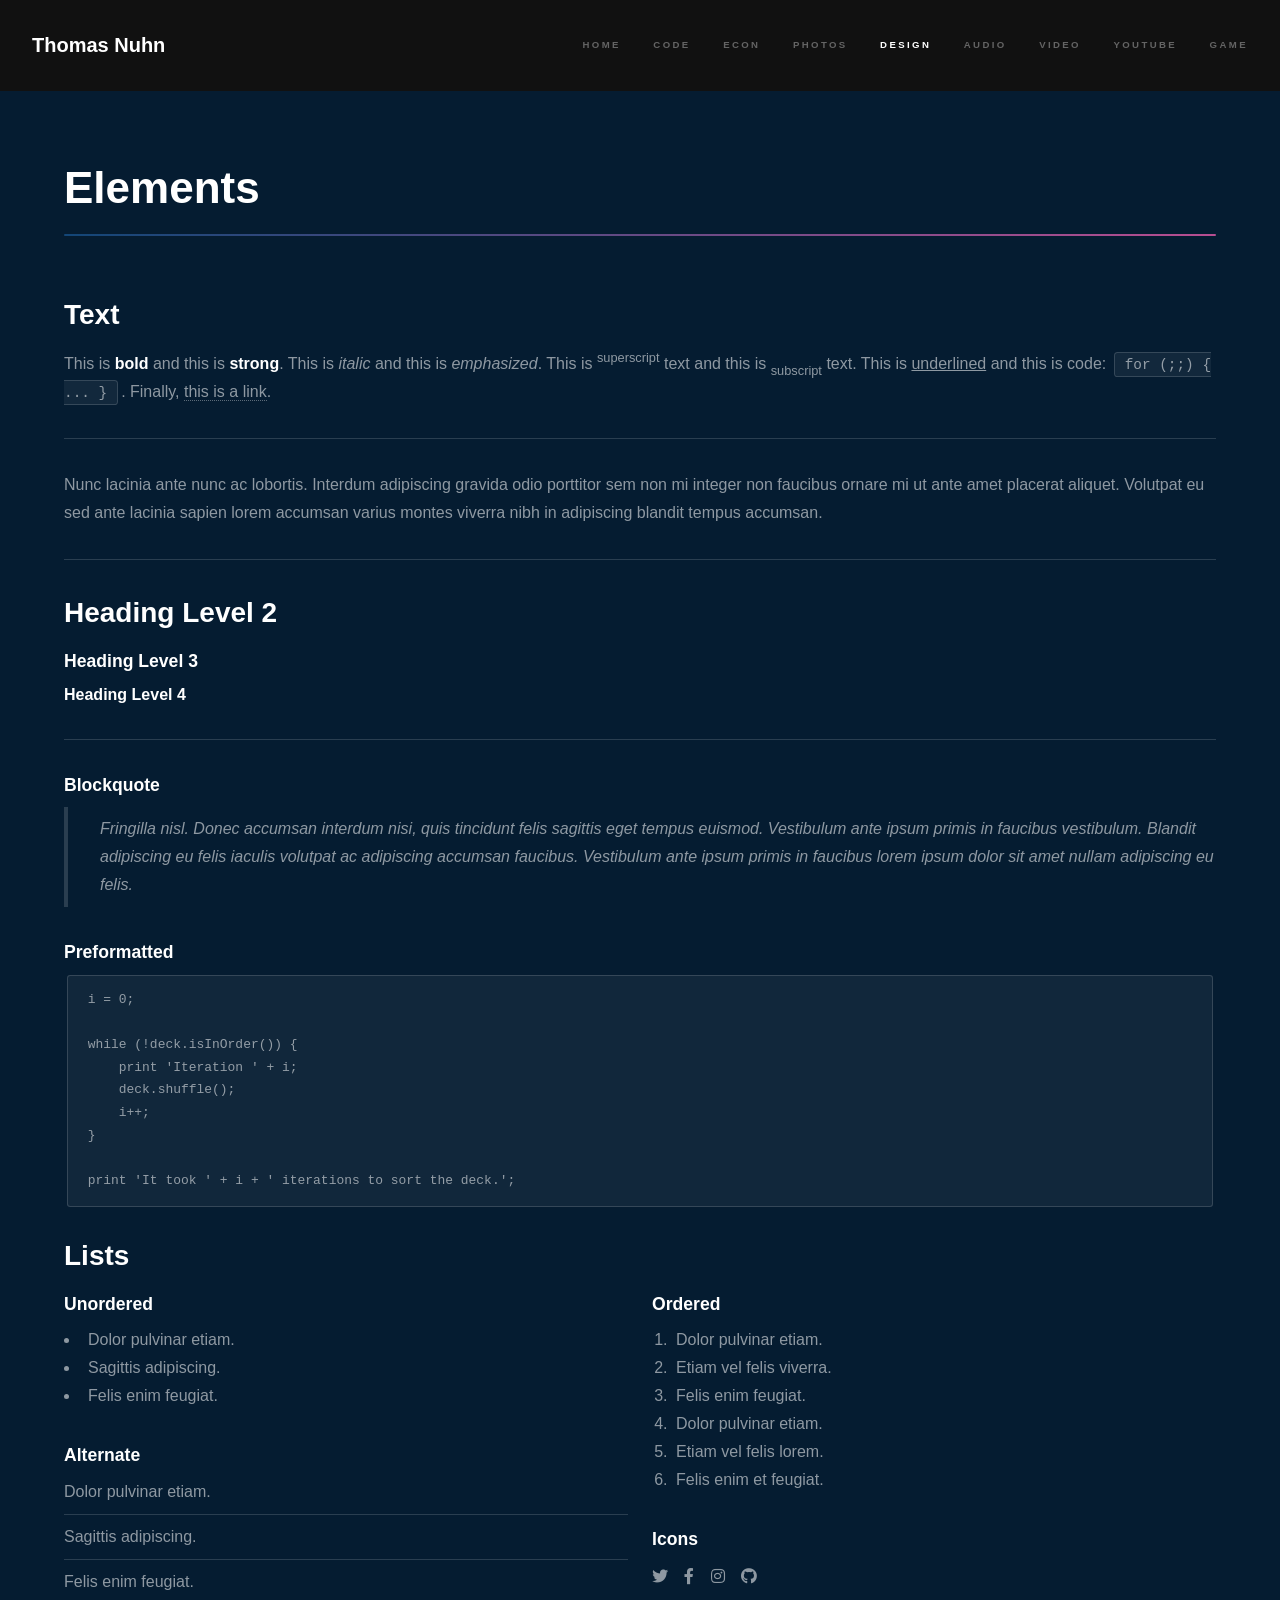
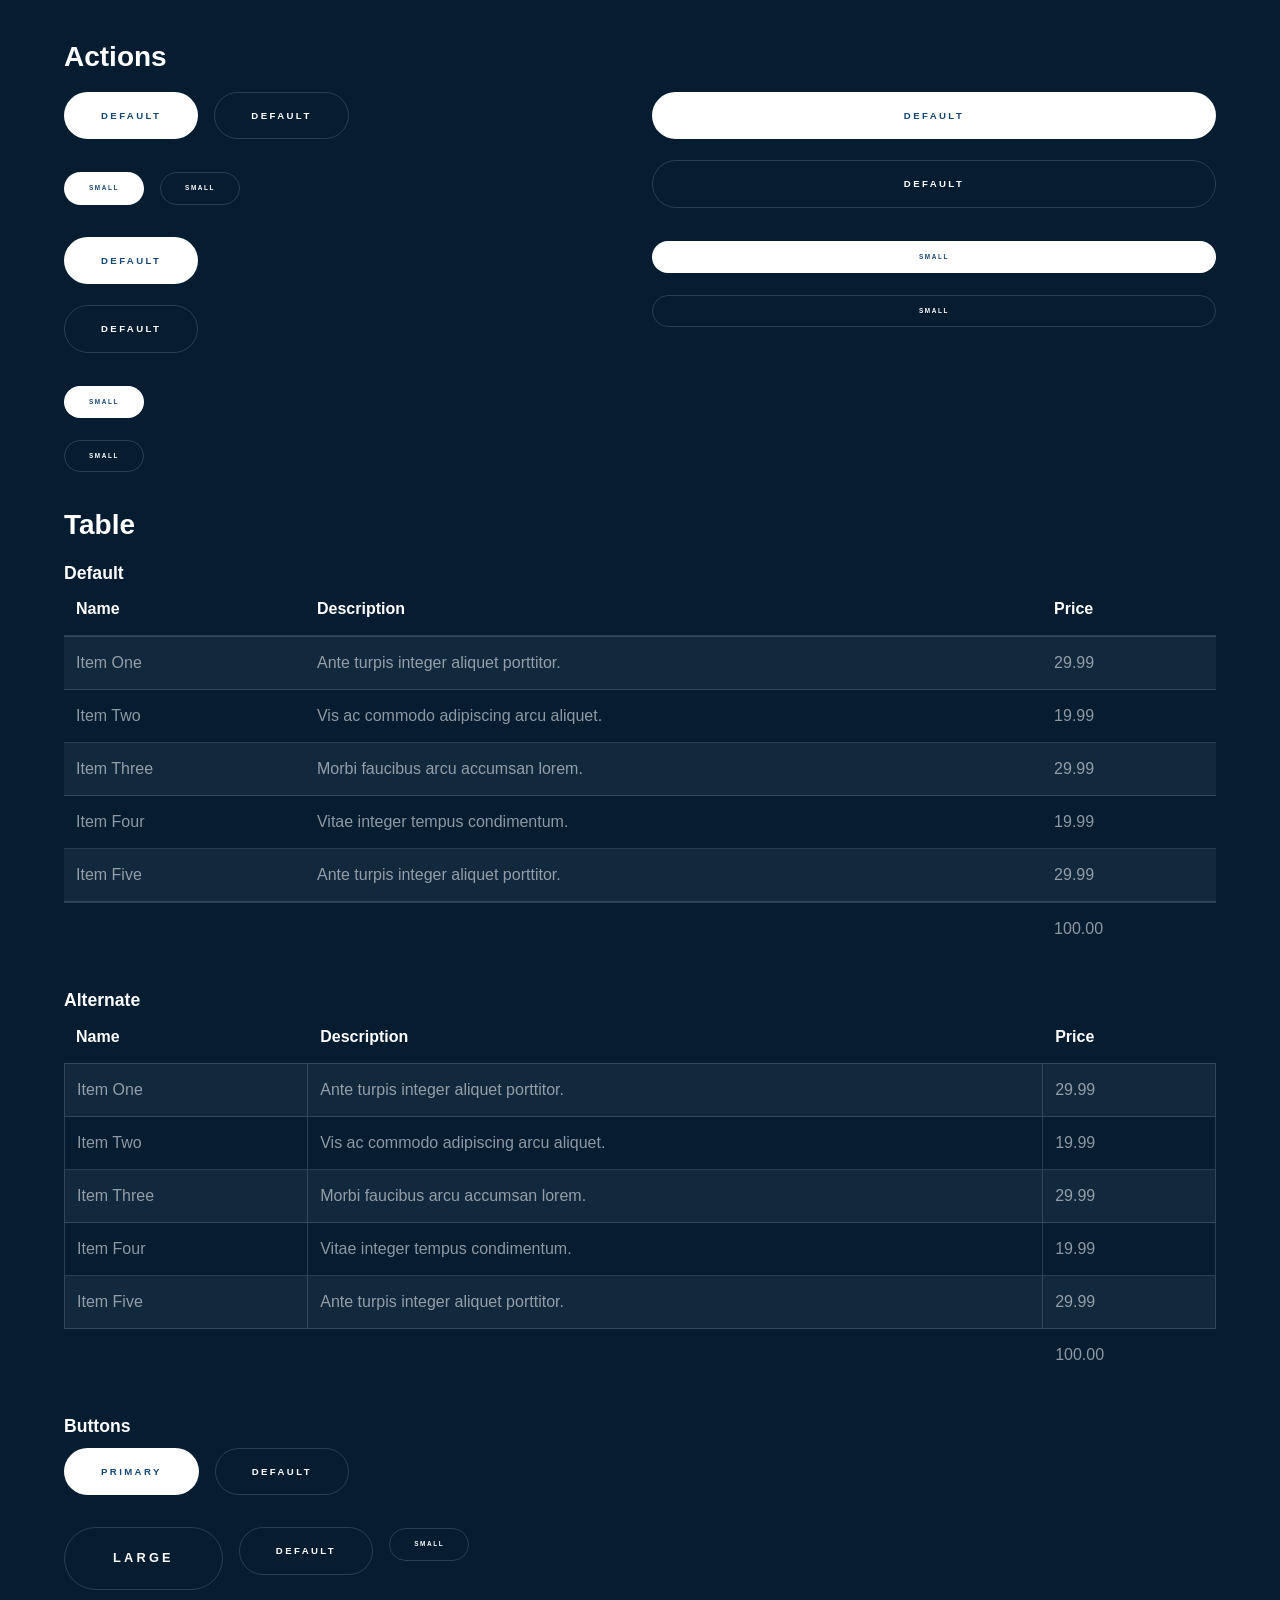
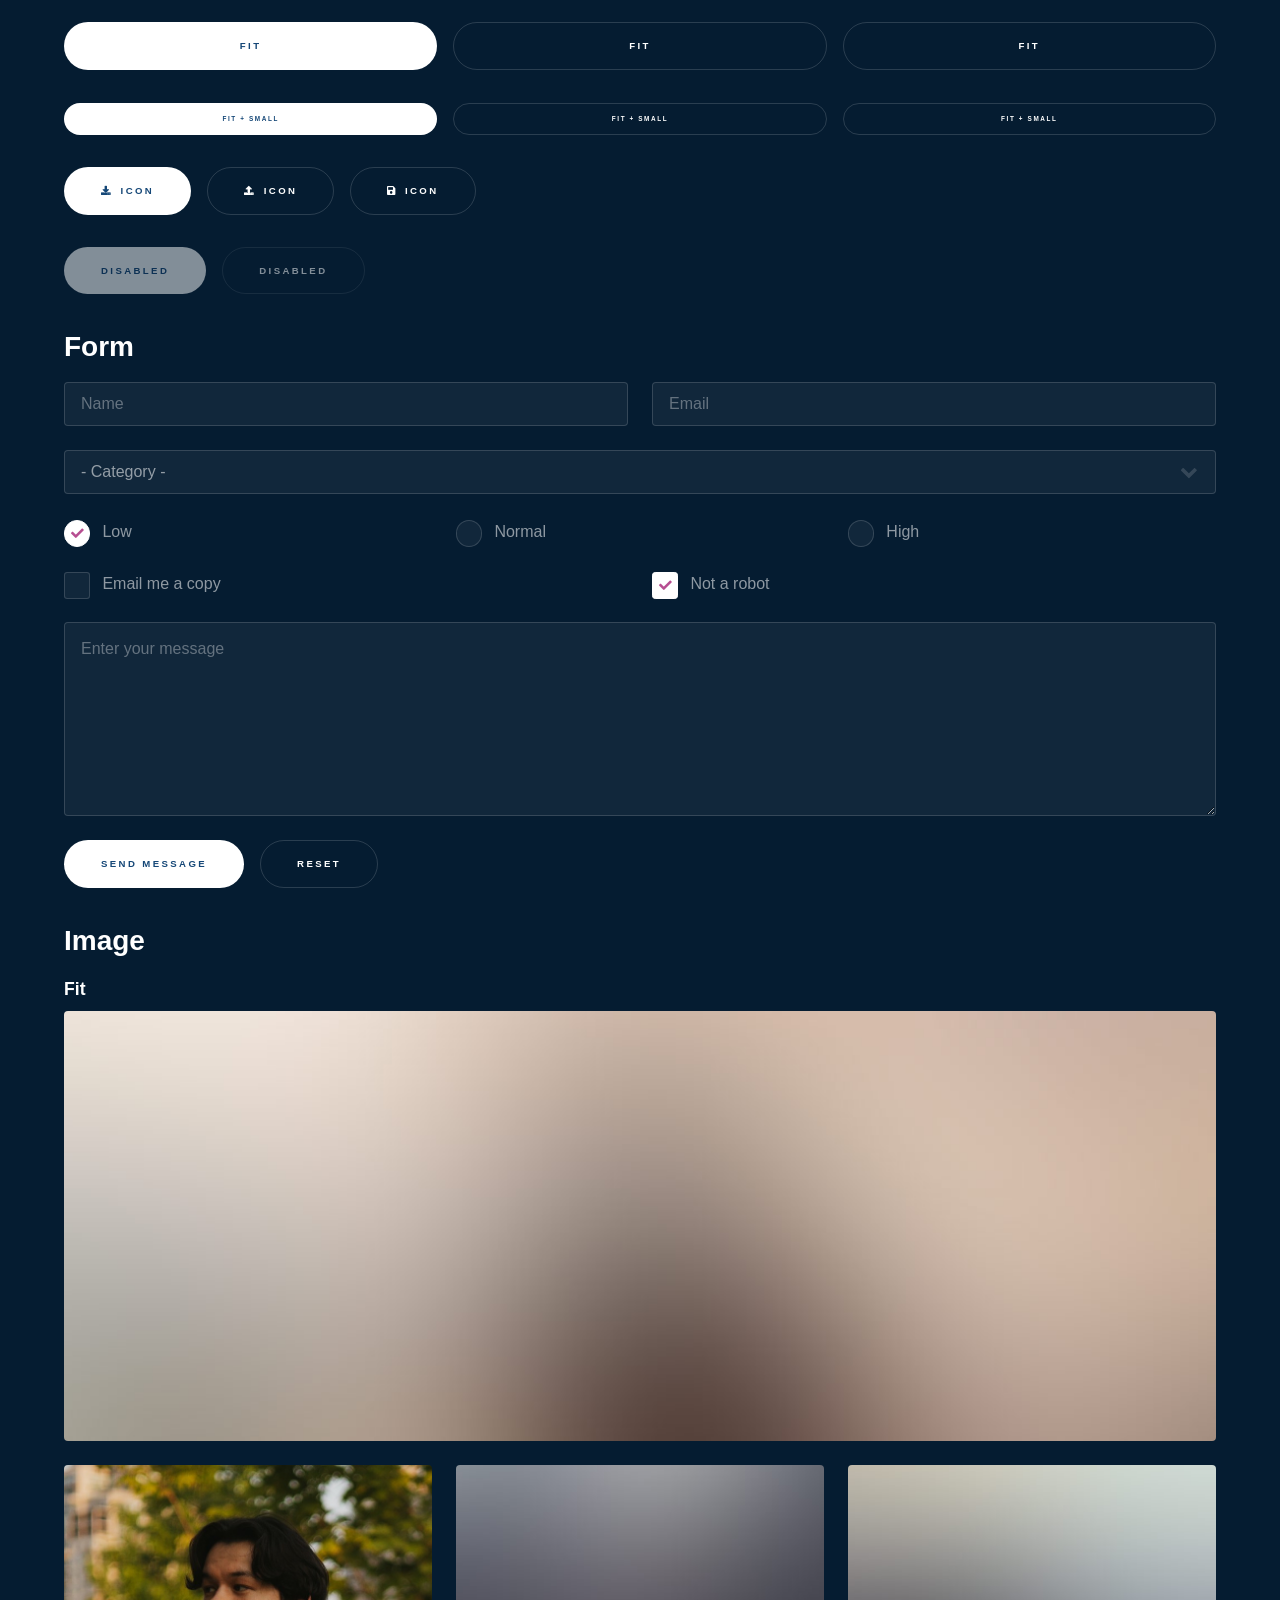
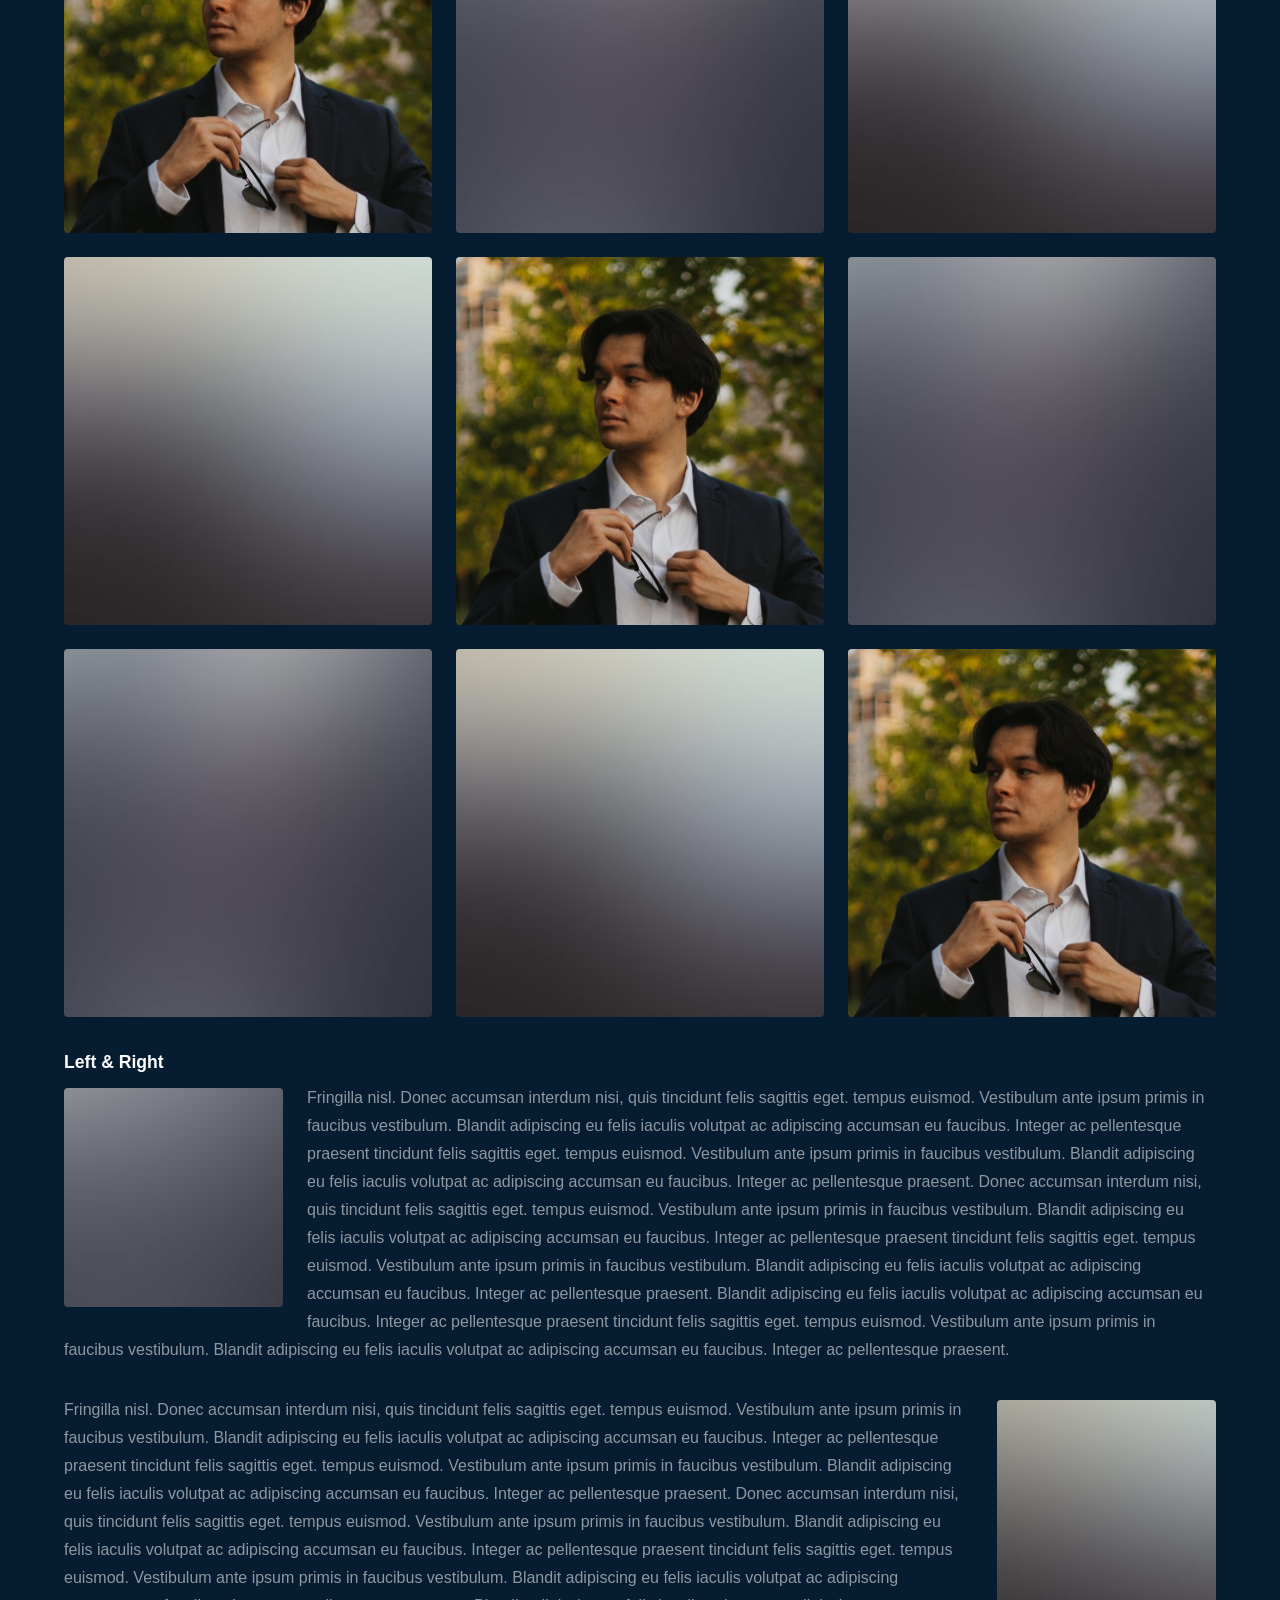
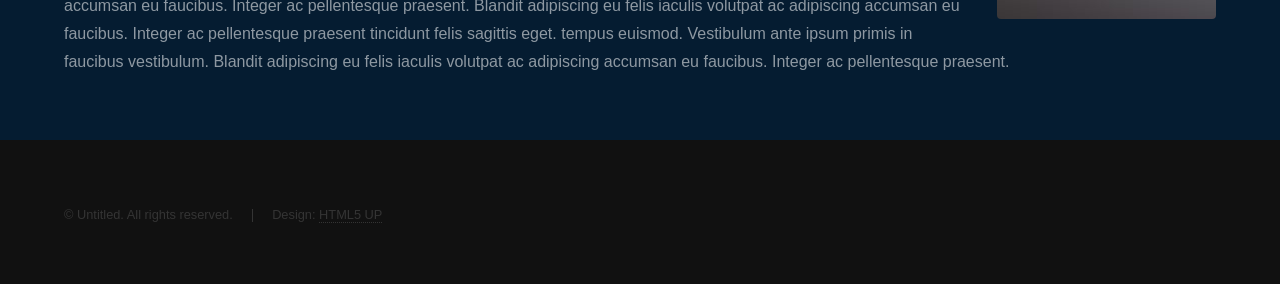
<file: Design.html>
<!DOCTYPE HTML>
<!--
	Hyperspace by HTML5 UP
	html5up.net | @ajlkn
	Free for personal and commercial use under the CCA 3.0 license (html5up.net/license)
-->
<html>
	<head>
		<title>Graphic Design — Thomas Nuhn</title>
		<meta charset="utf-8" />
		<meta name="viewport" content="width=device-width, initial-scale=1, user-scalable=no" />
		<link rel="stylesheet" href="assets/css/main.css" />
		<noscript><link rel="stylesheet" href="assets/css/noscript.css" /></noscript>
	</head>
	<body class="is-preload">

		<!-- Header -->
			<header id="header">
				<a href="index.html" class="title">Thomas Nuhn</a>
				<nav>
					<ul>
						<li><a href="index.html">Home</a></li>
						<li><a href="Programming.html">Code</a></li>
						<li><a href="Econ.html">ECON</a></li>
						<li><a href="Photography.html">Photos</a></li>
						<li><a href="Design.html" class="active">Design</a></li>
						<li><a href="Music.html">Audio</a></li>
						<li><a href="Video.html">Video</a></li>
						<li><a href="YouTube.html">YouTube</a></li>
						<li><a href="Game.html">Game</a></li>
					</ul>
				</nav>
			</header>

		<!-- Wrapper -->
			<div id="wrapper">

				<!-- Main -->
					<section id="main" class="wrapper">
						<div class="inner">
							<h1 class="major">Elements</h1>

							<!-- Text -->
								<section>
									<h2>Text</h2>
									<p>This is <b>bold</b> and this is <strong>strong</strong>. This is <i>italic</i> and this is <em>emphasized</em>.
									This is <sup>superscript</sup> text and this is <sub>subscript</sub> text.
									This is <u>underlined</u> and this is code: <code>for (;;) { ... }</code>. Finally, <a href="#">this is a link</a>.</p>
									<hr />
									<p>Nunc lacinia ante nunc ac lobortis. Interdum adipiscing gravida odio porttitor sem non mi integer non faucibus ornare mi ut ante amet placerat aliquet. Volutpat eu sed ante lacinia sapien lorem accumsan varius montes viverra nibh in adipiscing blandit tempus accumsan.</p>
									<hr />
									<h2>Heading Level 2</h2>
									<h3>Heading Level 3</h3>
									<h4>Heading Level 4</h4>
									<hr />
									<h3>Blockquote</h3>
									<blockquote>Fringilla nisl. Donec accumsan interdum nisi, quis tincidunt felis sagittis eget tempus euismod. Vestibulum ante ipsum primis in faucibus vestibulum. Blandit adipiscing eu felis iaculis volutpat ac adipiscing accumsan faucibus. Vestibulum ante ipsum primis in faucibus lorem ipsum dolor sit amet nullam adipiscing eu felis.</blockquote>
									<h3>Preformatted</h3>
									<pre><code>i = 0;

while (!deck.isInOrder()) {
    print 'Iteration ' + i;
    deck.shuffle();
    i++;
}

print 'It took ' + i + ' iterations to sort the deck.';</code></pre>
								</section>

							<!-- Lists -->
								<section>
									<h2>Lists</h2>
									<div class="row">
										<div class="col-6 col-12-medium">
											<h3>Unordered</h3>
											<ul>
												<li>Dolor pulvinar etiam.</li>
												<li>Sagittis adipiscing.</li>
												<li>Felis enim feugiat.</li>
											</ul>
											<h3>Alternate</h3>
											<ul class="alt">
												<li>Dolor pulvinar etiam.</li>
												<li>Sagittis adipiscing.</li>
												<li>Felis enim feugiat.</li>
											</ul>
										</div>
										<div class="col-6 col-12-medium">
											<h3>Ordered</h3>
											<ol>
												<li>Dolor pulvinar etiam.</li>
												<li>Etiam vel felis viverra.</li>
												<li>Felis enim feugiat.</li>
												<li>Dolor pulvinar etiam.</li>
												<li>Etiam vel felis lorem.</li>
												<li>Felis enim et feugiat.</li>
											</ol>
											<h3>Icons</h3>
											<ul class="icons">
												<li><a href="#" class="icon brands fa-twitter"><span class="label">Twitter</span></a></li>
												<li><a href="#" class="icon brands fa-facebook-f"><span class="label">Facebook</span></a></li>
												<li><a href="#" class="icon brands fa-instagram"><span class="label">Instagram</span></a></li>
												<li><a href="#" class="icon brands fa-github"><span class="label">Github</span></a></li>
											</ul>
										</div>
									</div>
									<h2>Actions</h2>
									<div class="row">
										<div class="col-6 col-12-medium">
											<ul class="actions">
												<li><a href="#" class="button primary">Default</a></li>
												<li><a href="#" class="button">Default</a></li>
											</ul>
											<ul class="actions small">
												<li><a href="#" class="button primary small">Small</a></li>
												<li><a href="#" class="button small">Small</a></li>
											</ul>
											<ul class="actions stacked">
												<li><a href="#" class="button primary">Default</a></li>
												<li><a href="#" class="button">Default</a></li>
											</ul>
											<ul class="actions stacked">
												<li><a href="#" class="button primary small">Small</a></li>
												<li><a href="#" class="button small">Small</a></li>
											</ul>
										</div>
										<div class="col-6 col-12-medium">
											<ul class="actions stacked">
												<li><a href="#" class="button primary fit">Default</a></li>
												<li><a href="#" class="button fit">Default</a></li>
											</ul>
											<ul class="actions stacked">
												<li><a href="#" class="button primary small fit">Small</a></li>
												<li><a href="#" class="button small fit">Small</a></li>
											</ul>
										</div>
									</div>
								</section>

							<!-- Table -->
								<section>
									<h2>Table</h2>
									<h3>Default</h3>
									<div class="table-wrapper">
										<table>
											<thead>
												<tr>
													<th>Name</th>
													<th>Description</th>
													<th>Price</th>
												</tr>
											</thead>
											<tbody>
												<tr>
													<td>Item One</td>
													<td>Ante turpis integer aliquet porttitor.</td>
													<td>29.99</td>
												</tr>
												<tr>
													<td>Item Two</td>
													<td>Vis ac commodo adipiscing arcu aliquet.</td>
													<td>19.99</td>
												</tr>
												<tr>
													<td>Item Three</td>
													<td> Morbi faucibus arcu accumsan lorem.</td>
													<td>29.99</td>
												</tr>
												<tr>
													<td>Item Four</td>
													<td>Vitae integer tempus condimentum.</td>
													<td>19.99</td>
												</tr>
												<tr>
													<td>Item Five</td>
													<td>Ante turpis integer aliquet porttitor.</td>
													<td>29.99</td>
												</tr>
											</tbody>
											<tfoot>
												<tr>
													<td colspan="2"></td>
													<td>100.00</td>
												</tr>
											</tfoot>
										</table>
									</div>

									<h3>Alternate</h3>
									<div class="table-wrapper">
										<table class="alt">
											<thead>
												<tr>
													<th>Name</th>
													<th>Description</th>
													<th>Price</th>
												</tr>
											</thead>
											<tbody>
												<tr>
													<td>Item One</td>
													<td>Ante turpis integer aliquet porttitor.</td>
													<td>29.99</td>
												</tr>
												<tr>
													<td>Item Two</td>
													<td>Vis ac commodo adipiscing arcu aliquet.</td>
													<td>19.99</td>
												</tr>
												<tr>
													<td>Item Three</td>
													<td> Morbi faucibus arcu accumsan lorem.</td>
													<td>29.99</td>
												</tr>
												<tr>
													<td>Item Four</td>
													<td>Vitae integer tempus condimentum.</td>
													<td>19.99</td>
												</tr>
												<tr>
													<td>Item Five</td>
													<td>Ante turpis integer aliquet porttitor.</td>
													<td>29.99</td>
												</tr>
											</tbody>
											<tfoot>
												<tr>
													<td colspan="2"></td>
													<td>100.00</td>
												</tr>
											</tfoot>
										</table>
									</div>
								</section>

							<!-- Buttons -->
								<section>
									<h3>Buttons</h3>
									<ul class="actions">
										<li><a href="#" class="button primary">Primary</a></li>
										<li><a href="#" class="button">Default</a></li>
									</ul>
									<ul class="actions">
										<li><a href="#" class="button large">Large</a></li>
										<li><a href="#" class="button">Default</a></li>
										<li><a href="#" class="button small">Small</a></li>
									</ul>
									<ul class="actions fit">
										<li><a href="#" class="button primary fit">Fit</a></li>
										<li><a href="#" class="button fit">Fit</a></li>
										<li><a href="#" class="button fit">Fit</a></li>
									</ul>
									<ul class="actions fit small">
										<li><a href="#" class="button primary fit small">Fit + Small</a></li>
										<li><a href="#" class="button fit small">Fit + Small</a></li>
										<li><a href="#" class="button fit small">Fit + Small</a></li>
									</ul>
									<ul class="actions">
										<li><a href="#" class="button primary icon solid fa-download">Icon</a></li>
										<li><a href="#" class="button icon solid fa-upload">Icon</a></li>
										<li><a href="#" class="button icon solid fa-save">Icon</a></li>
									</ul>
									<ul class="actions">
										<li><span class="button primary disabled">Disabled</span></li>
										<li><span class="button disabled">Disabled</span></li>
									</ul>
								</section>

							<!-- Form -->
								<section>
									<h2>Form</h2>
									<form method="post" action="#">
										<div class="row gtr-uniform">
											<div class="col-6 col-12-xsmall">
												<input type="text" name="demo-name" id="demo-name" value="" placeholder="Name" />
											</div>
											<div class="col-6 col-12-xsmall">
												<input type="email" name="demo-email" id="demo-email" value="" placeholder="Email" />
											</div>
											<div class="col-12">
												<select name="demo-category" id="demo-category">
													<option value="">- Category -</option>
													<option value="1">Manufacturing</option>
													<option value="1">Shipping</option>
													<option value="1">Administration</option>
													<option value="1">Human Resources</option>
												</select>
											</div>
											<div class="col-4 col-12-small">
												<input type="radio" id="demo-priority-low" name="demo-priority" checked>
												<label for="demo-priority-low">Low</label>
											</div>
											<div class="col-4 col-12-small">
												<input type="radio" id="demo-priority-normal" name="demo-priority">
												<label for="demo-priority-normal">Normal</label>
											</div>
											<div class="col-4 col-12-small">
												<input type="radio" id="demo-priority-high" name="demo-priority">
												<label for="demo-priority-high">High</label>
											</div>
											<div class="col-6 col-12-small">
												<input type="checkbox" id="demo-copy" name="demo-copy">
												<label for="demo-copy">Email me a copy</label>
											</div>
											<div class="col-6 col-12-small">
												<input type="checkbox" id="demo-human" name="demo-human" checked>
												<label for="demo-human">Not a robot</label>
											</div>
											<div class="col-12">
												<textarea name="demo-message" id="demo-message" placeholder="Enter your message" rows="6"></textarea>
											</div>
											<div class="col-12">
												<ul class="actions">
													<li><input type="submit" value="Send Message" class="primary" /></li>
													<li><input type="reset" value="Reset" /></li>
												</ul>
											</div>
										</div>
									</form>
								</section>

							<!-- Image -->
								<section>
									<h2>Image</h2>
									<h3>Fit</h3>
									<div class="box alt">
										<div class="row gtr-uniform">
											<div class="col-12"><span class="image fit"><img src="images/pic04.jpg" alt="" /></span></div>
											<div class="col-4"><span class="image fit"><img src="images/pic01.jpg" alt="" /></span></div>
											<div class="col-4"><span class="image fit"><img src="images/pic02.jpg" alt="" /></span></div>
											<div class="col-4"><span class="image fit"><img src="images/pic03.jpg" alt="" /></span></div>
											<div class="col-4"><span class="image fit"><img src="images/pic03.jpg" alt="" /></span></div>
											<div class="col-4"><span class="image fit"><img src="images/pic01.jpg" alt="" /></span></div>
											<div class="col-4"><span class="image fit"><img src="images/pic02.jpg" alt="" /></span></div>
											<div class="col-4"><span class="image fit"><img src="images/pic02.jpg" alt="" /></span></div>
											<div class="col-4"><span class="image fit"><img src="images/pic03.jpg" alt="" /></span></div>
											<div class="col-4"><span class="image fit"><img src="images/pic01.jpg" alt="" /></span></div>
										</div>
									</div>
									<h3>Left &amp; Right</h3>
									<p><span class="image left"><img src="images/pic05.jpg" alt="" /></span>Fringilla nisl. Donec accumsan interdum nisi, quis tincidunt felis sagittis eget. tempus euismod. Vestibulum ante ipsum primis in faucibus vestibulum. Blandit adipiscing eu felis iaculis volutpat ac adipiscing accumsan eu faucibus. Integer ac pellentesque praesent tincidunt felis sagittis eget. tempus euismod. Vestibulum ante ipsum primis in faucibus vestibulum. Blandit adipiscing eu felis iaculis volutpat ac adipiscing accumsan eu faucibus. Integer ac pellentesque praesent. Donec accumsan interdum nisi, quis tincidunt felis sagittis eget. tempus euismod. Vestibulum ante ipsum primis in faucibus vestibulum. Blandit adipiscing eu felis iaculis volutpat ac adipiscing accumsan eu faucibus. Integer ac pellentesque praesent tincidunt felis sagittis eget. tempus euismod. Vestibulum ante ipsum primis in faucibus vestibulum. Blandit adipiscing eu felis iaculis volutpat ac adipiscing accumsan eu faucibus. Integer ac pellentesque praesent. Blandit adipiscing eu felis iaculis volutpat ac adipiscing accumsan eu faucibus. Integer ac pellentesque praesent tincidunt felis sagittis eget. tempus euismod. Vestibulum ante ipsum primis in faucibus vestibulum. Blandit adipiscing eu felis iaculis volutpat ac adipiscing accumsan eu faucibus. Integer ac pellentesque praesent.</p>
									<p><span class="image right"><img src="images/pic06.jpg" alt="" /></span>Fringilla nisl. Donec accumsan interdum nisi, quis tincidunt felis sagittis eget. tempus euismod. Vestibulum ante ipsum primis in faucibus vestibulum. Blandit adipiscing eu felis iaculis volutpat ac adipiscing accumsan eu faucibus. Integer ac pellentesque praesent tincidunt felis sagittis eget. tempus euismod. Vestibulum ante ipsum primis in faucibus vestibulum. Blandit adipiscing eu felis iaculis volutpat ac adipiscing accumsan eu faucibus. Integer ac pellentesque praesent. Donec accumsan interdum nisi, quis tincidunt felis sagittis eget. tempus euismod. Vestibulum ante ipsum primis in faucibus vestibulum. Blandit adipiscing eu felis iaculis volutpat ac adipiscing accumsan eu faucibus. Integer ac pellentesque praesent tincidunt felis sagittis eget. tempus euismod. Vestibulum ante ipsum primis in faucibus vestibulum. Blandit adipiscing eu felis iaculis volutpat ac adipiscing accumsan eu faucibus. Integer ac pellentesque praesent. Blandit adipiscing eu felis iaculis volutpat ac adipiscing accumsan eu faucibus. Integer ac pellentesque praesent tincidunt felis sagittis eget. tempus euismod. Vestibulum ante ipsum primis in faucibus vestibulum. Blandit adipiscing eu felis iaculis volutpat ac adipiscing accumsan eu faucibus. Integer ac pellentesque praesent.</p>
								</section>

						</div>
					</section>

			</div>

		<!-- Footer -->
			<footer id="footer" class="wrapper alt">
				<div class="inner">
					<ul class="menu">
						<li>&copy; Untitled. All rights reserved.</li><li>Design: <a href="http://html5up.net">HTML5 UP</a></li>
					</ul>
				</div>
			</footer>

		<!-- Scripts -->
			<script src="assets/js/jquery.min.js"></script>
			<script src="assets/js/jquery.scrollex.min.js"></script>
			<script src="assets/js/jquery.scrolly.min.js"></script>
			<script src="assets/js/browser.min.js"></script>
			<script src="assets/js/breakpoints.min.js"></script>
			<script src="assets/js/util.js"></script>
			<script src="assets/js/main.js"></script>

	</body>
</html>
</file>
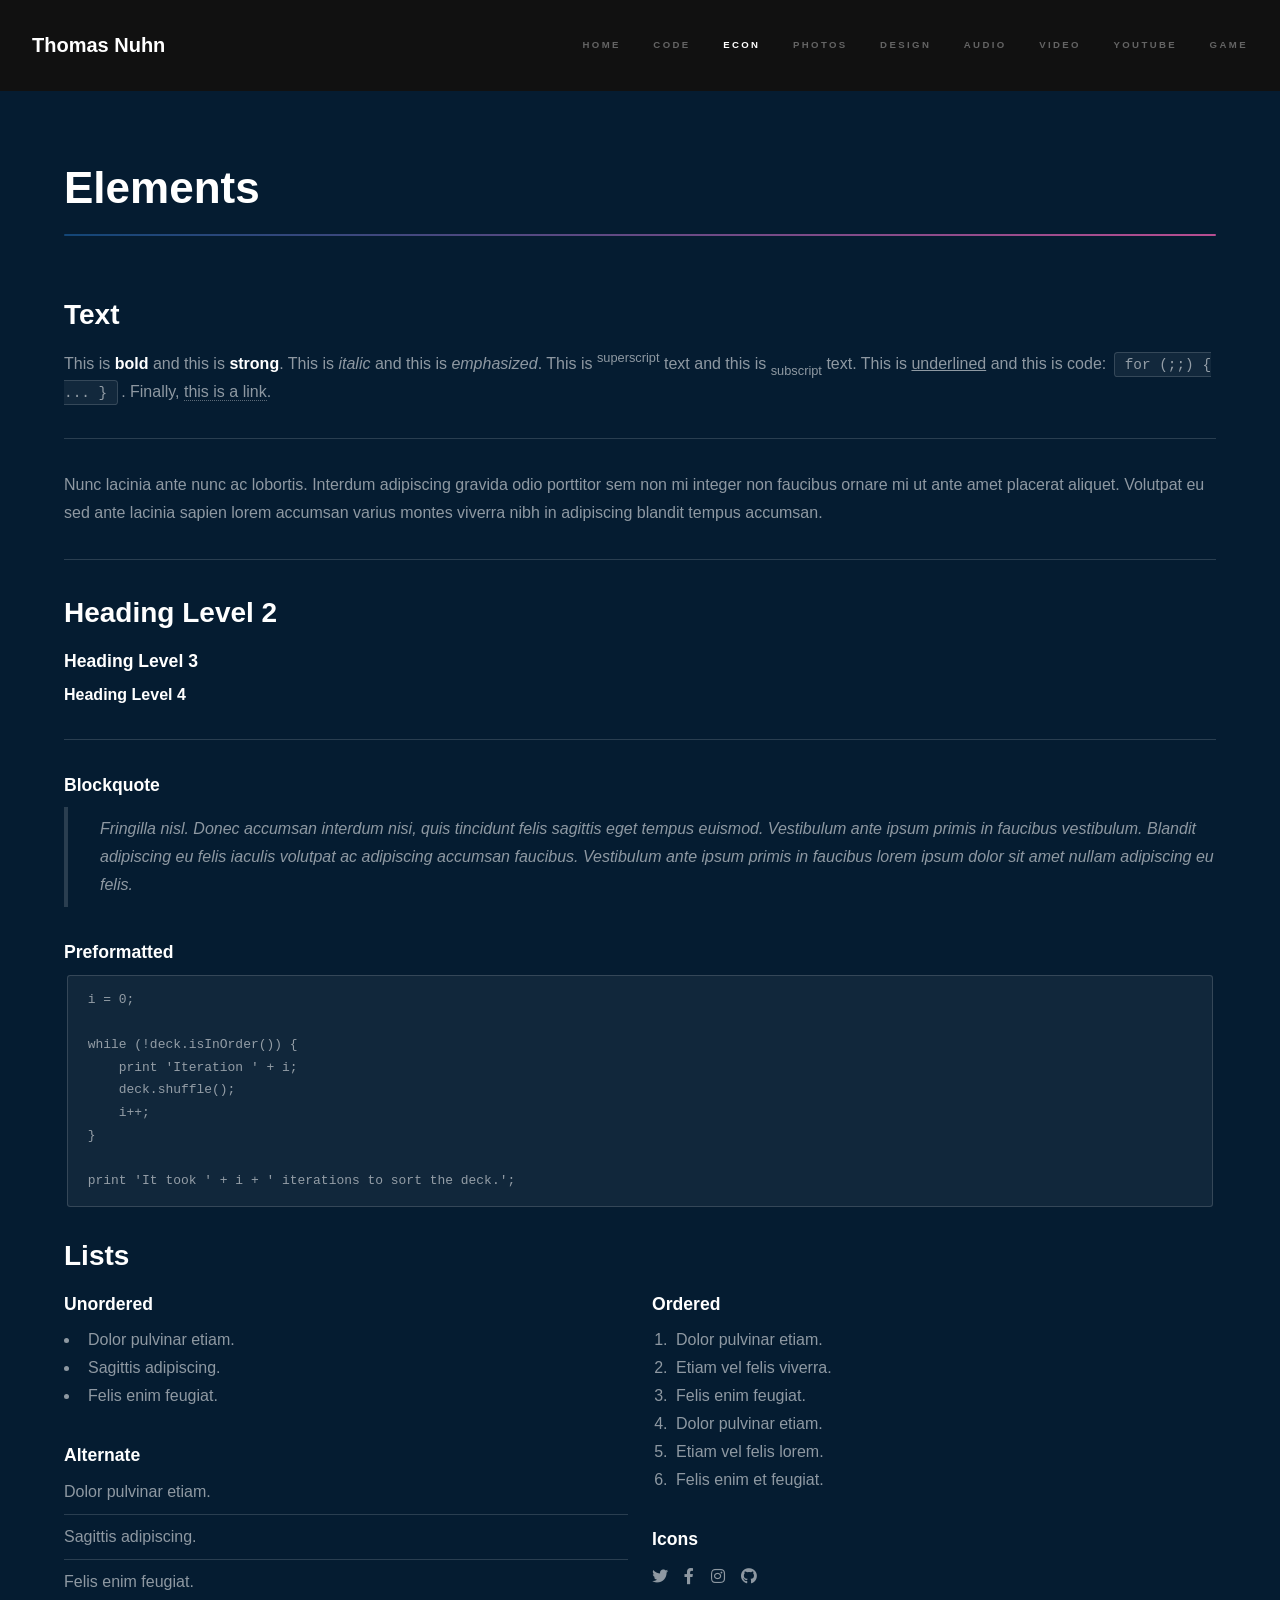
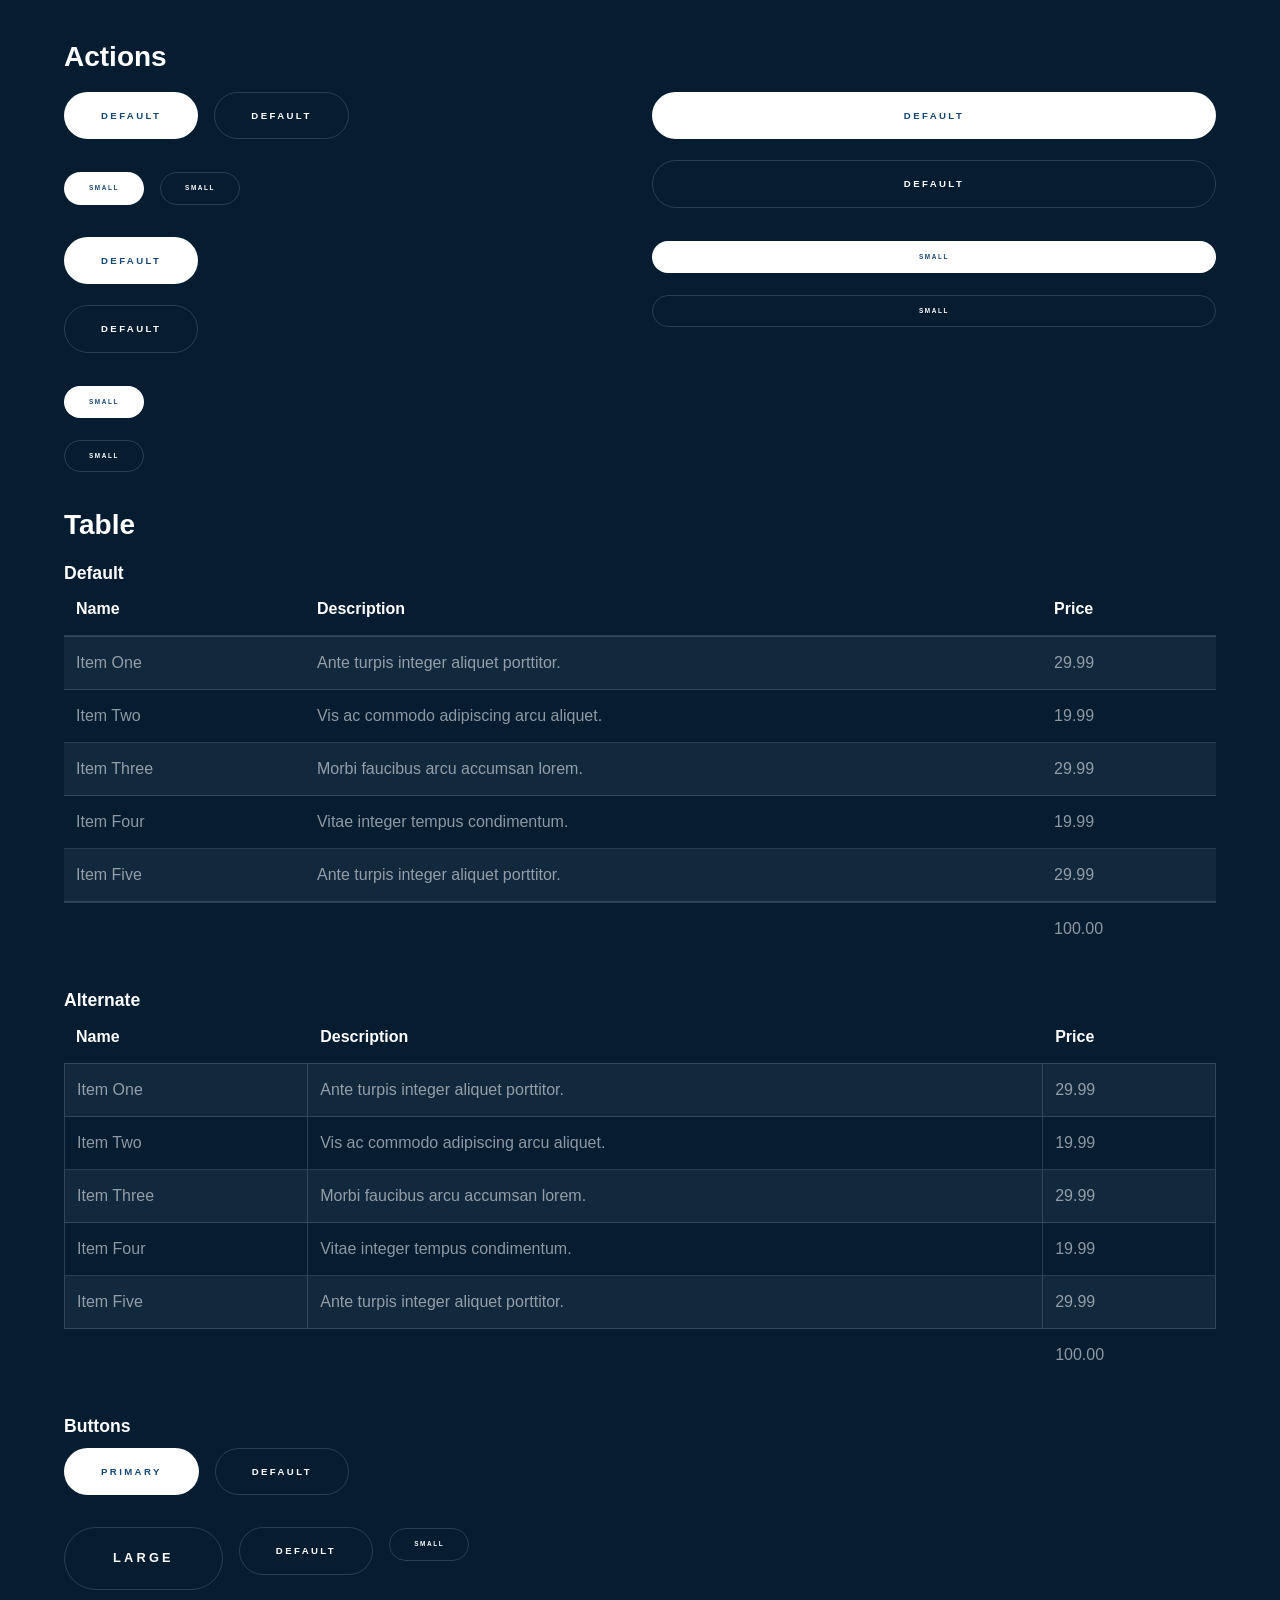
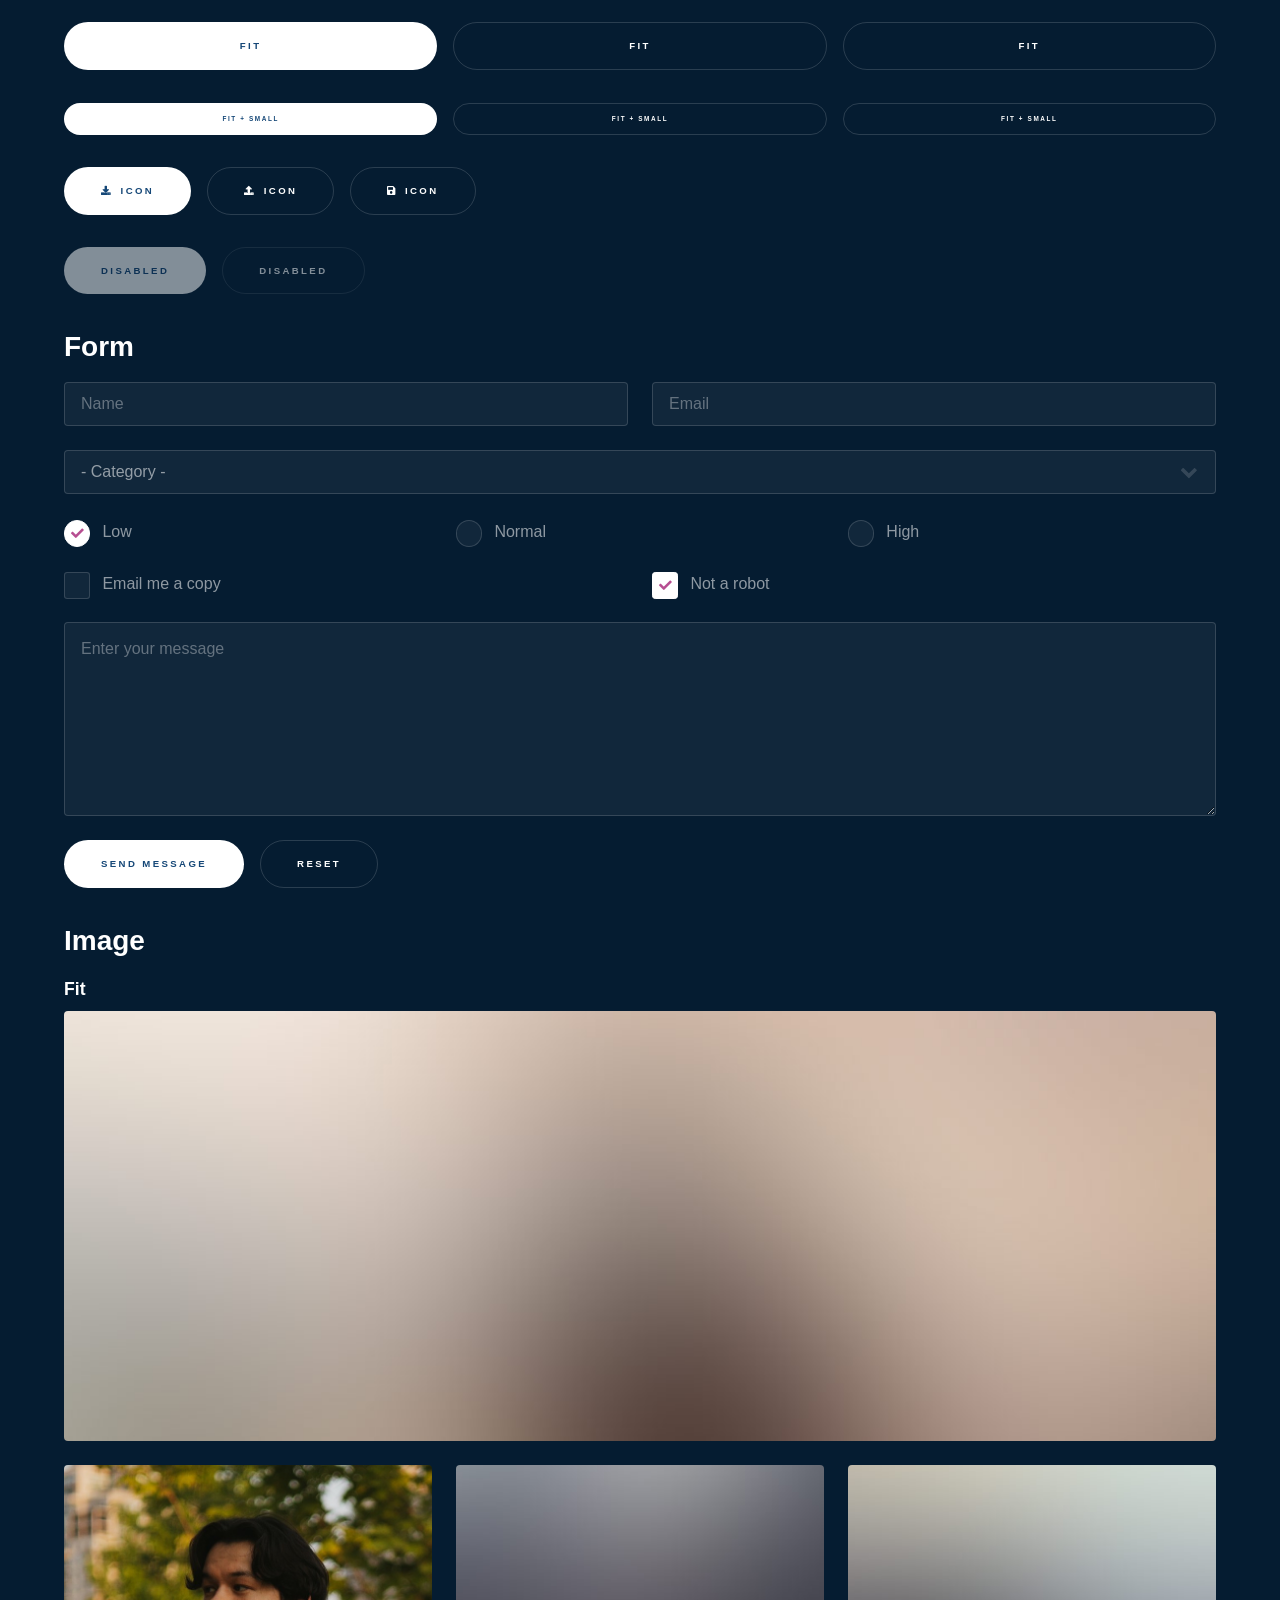
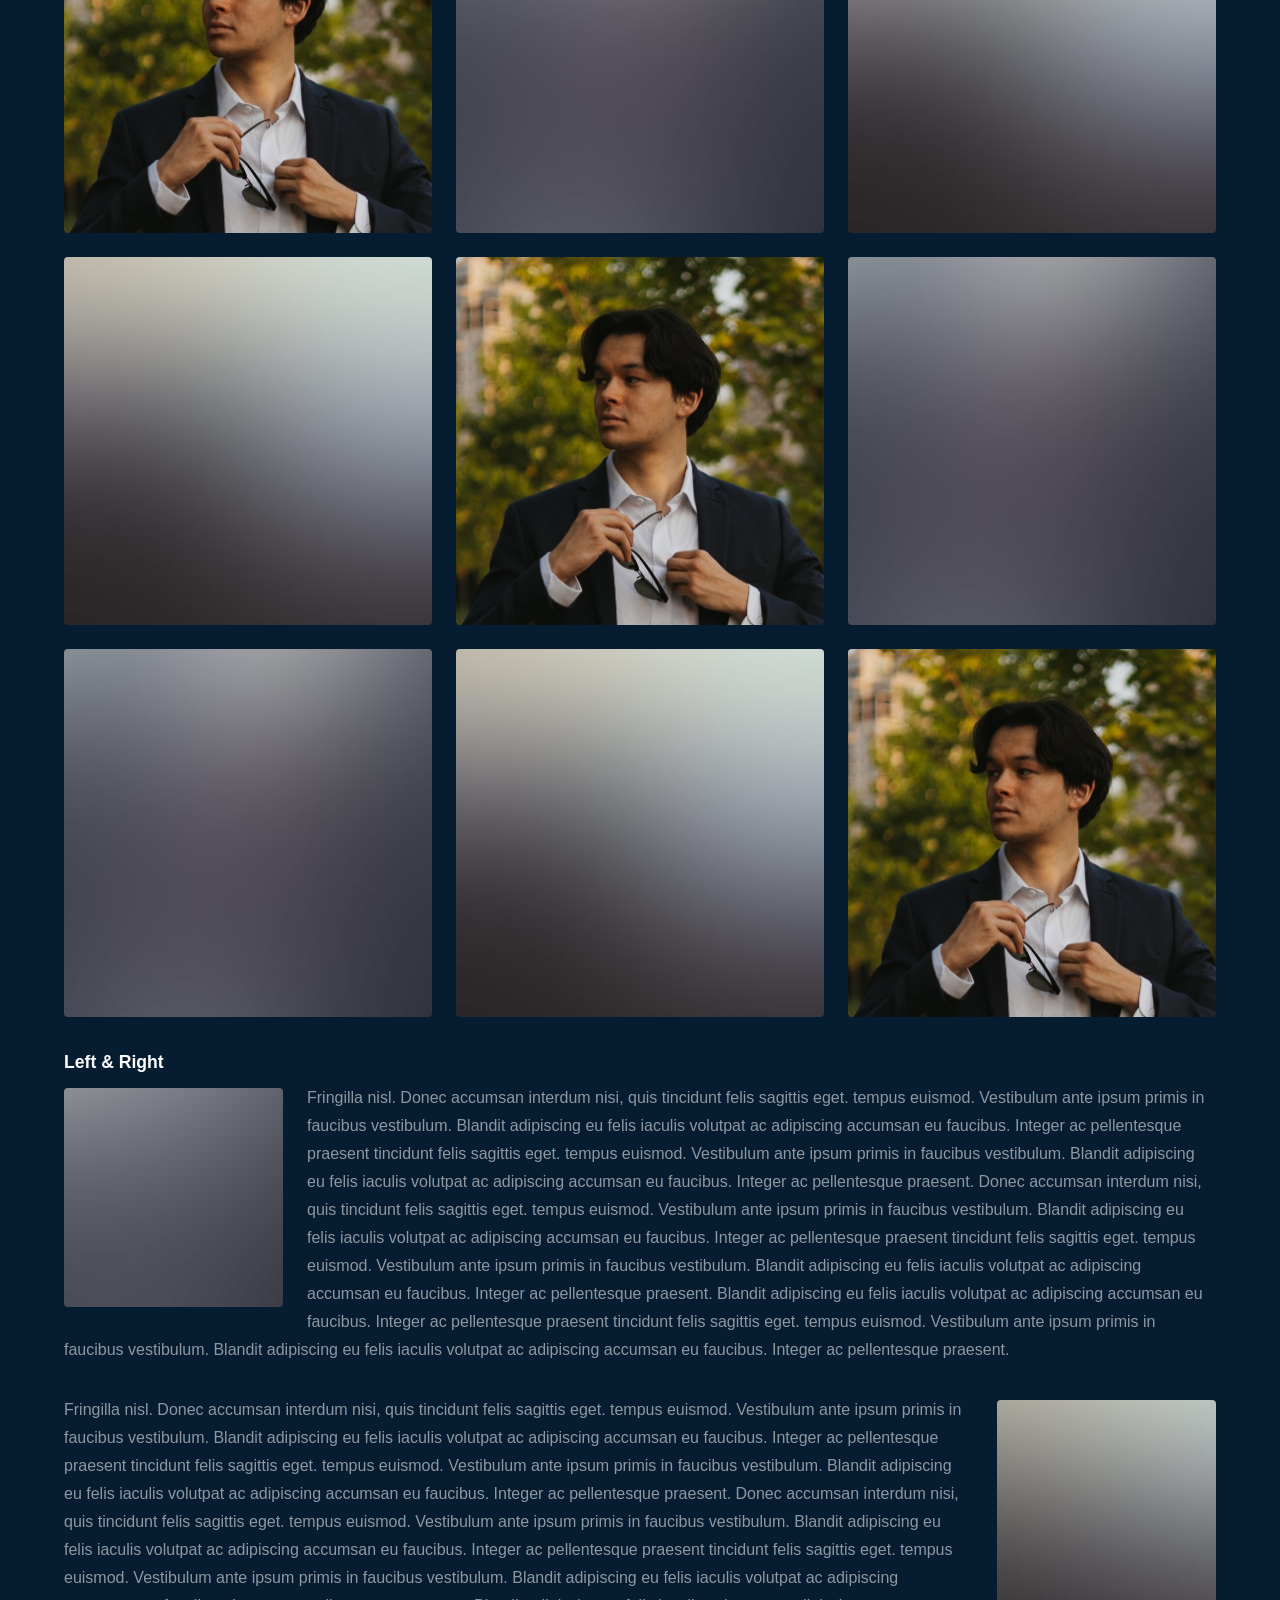
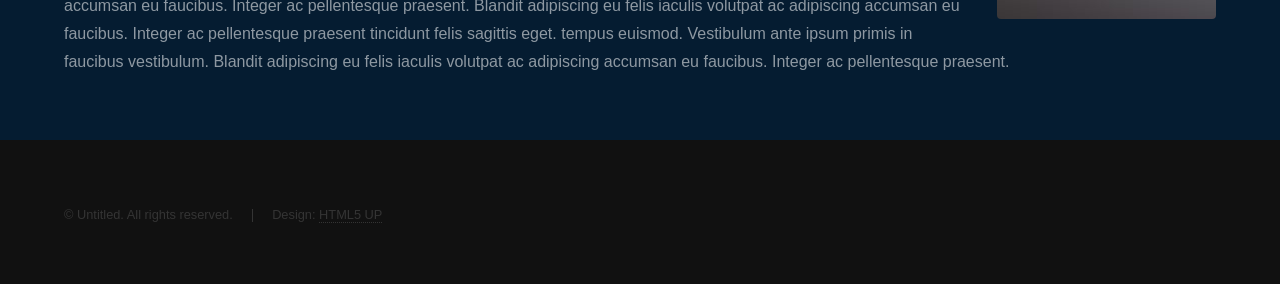
<file: Econ.html>
<!DOCTYPE HTML>
<!--
	Hyperspace by HTML5 UP
	html5up.net | @ajlkn
	Free for personal and commercial use under the CCA 3.0 license (html5up.net/license)
-->
<html>
	<head>
		<title>Econ Projects — Thomas Nuhn</title>
		<meta charset="utf-8" />
		<meta name="viewport" content="width=device-width, initial-scale=1, user-scalable=no" />
		<link rel="stylesheet" href="assets/css/main.css" />
		<noscript><link rel="stylesheet" href="assets/css/noscript.css" /></noscript>
	</head>
	<body class="is-preload">

		<!-- Header -->
			<header id="header">
				<a href="index.html" class="title">Thomas Nuhn</a>
				<nav>
					<ul>
						<li><a href="index.html">Home</a></li>
						<li><a href="Programming.html">Code</a></li>
						<li><a href="Econ.html" class="active">ECON</a></li>
						<li><a href="Photography.html">Photos</a></li>
						<li><a href="Design.html">Design</a></li>
						<li><a href="Music.html">Audio</a></li>
						<li><a href="Video.html">Video</a></li>
						<li><a href="YouTube.html">YouTube</a></li>
						<li><a href="Game.html">Game</a></li>
					</ul>
				</nav>
			</header>

		<!-- Wrapper -->
			<div id="wrapper">

				<!-- Main -->
					<section id="main" class="wrapper">
						<div class="inner">
							<h1 class="major">Elements</h1>

							<!-- Text -->
								<section>
									<h2>Text</h2>
									<p>This is <b>bold</b> and this is <strong>strong</strong>. This is <i>italic</i> and this is <em>emphasized</em>.
									This is <sup>superscript</sup> text and this is <sub>subscript</sub> text.
									This is <u>underlined</u> and this is code: <code>for (;;) { ... }</code>. Finally, <a href="#">this is a link</a>.</p>
									<hr />
									<p>Nunc lacinia ante nunc ac lobortis. Interdum adipiscing gravida odio porttitor sem non mi integer non faucibus ornare mi ut ante amet placerat aliquet. Volutpat eu sed ante lacinia sapien lorem accumsan varius montes viverra nibh in adipiscing blandit tempus accumsan.</p>
									<hr />
									<h2>Heading Level 2</h2>
									<h3>Heading Level 3</h3>
									<h4>Heading Level 4</h4>
									<hr />
									<h3>Blockquote</h3>
									<blockquote>Fringilla nisl. Donec accumsan interdum nisi, quis tincidunt felis sagittis eget tempus euismod. Vestibulum ante ipsum primis in faucibus vestibulum. Blandit adipiscing eu felis iaculis volutpat ac adipiscing accumsan faucibus. Vestibulum ante ipsum primis in faucibus lorem ipsum dolor sit amet nullam adipiscing eu felis.</blockquote>
									<h3>Preformatted</h3>
									<pre><code>i = 0;

while (!deck.isInOrder()) {
    print 'Iteration ' + i;
    deck.shuffle();
    i++;
}

print 'It took ' + i + ' iterations to sort the deck.';</code></pre>
								</section>

							<!-- Lists -->
								<section>
									<h2>Lists</h2>
									<div class="row">
										<div class="col-6 col-12-medium">
											<h3>Unordered</h3>
											<ul>
												<li>Dolor pulvinar etiam.</li>
												<li>Sagittis adipiscing.</li>
												<li>Felis enim feugiat.</li>
											</ul>
											<h3>Alternate</h3>
											<ul class="alt">
												<li>Dolor pulvinar etiam.</li>
												<li>Sagittis adipiscing.</li>
												<li>Felis enim feugiat.</li>
											</ul>
										</div>
										<div class="col-6 col-12-medium">
											<h3>Ordered</h3>
											<ol>
												<li>Dolor pulvinar etiam.</li>
												<li>Etiam vel felis viverra.</li>
												<li>Felis enim feugiat.</li>
												<li>Dolor pulvinar etiam.</li>
												<li>Etiam vel felis lorem.</li>
												<li>Felis enim et feugiat.</li>
											</ol>
											<h3>Icons</h3>
											<ul class="icons">
												<li><a href="#" class="icon brands fa-twitter"><span class="label">Twitter</span></a></li>
												<li><a href="#" class="icon brands fa-facebook-f"><span class="label">Facebook</span></a></li>
												<li><a href="#" class="icon brands fa-instagram"><span class="label">Instagram</span></a></li>
												<li><a href="#" class="icon brands fa-github"><span class="label">Github</span></a></li>
											</ul>
										</div>
									</div>
									<h2>Actions</h2>
									<div class="row">
										<div class="col-6 col-12-medium">
											<ul class="actions">
												<li><a href="#" class="button primary">Default</a></li>
												<li><a href="#" class="button">Default</a></li>
											</ul>
											<ul class="actions small">
												<li><a href="#" class="button primary small">Small</a></li>
												<li><a href="#" class="button small">Small</a></li>
											</ul>
											<ul class="actions stacked">
												<li><a href="#" class="button primary">Default</a></li>
												<li><a href="#" class="button">Default</a></li>
											</ul>
											<ul class="actions stacked">
												<li><a href="#" class="button primary small">Small</a></li>
												<li><a href="#" class="button small">Small</a></li>
											</ul>
										</div>
										<div class="col-6 col-12-medium">
											<ul class="actions stacked">
												<li><a href="#" class="button primary fit">Default</a></li>
												<li><a href="#" class="button fit">Default</a></li>
											</ul>
											<ul class="actions stacked">
												<li><a href="#" class="button primary small fit">Small</a></li>
												<li><a href="#" class="button small fit">Small</a></li>
											</ul>
										</div>
									</div>
								</section>

							<!-- Table -->
								<section>
									<h2>Table</h2>
									<h3>Default</h3>
									<div class="table-wrapper">
										<table>
											<thead>
												<tr>
													<th>Name</th>
													<th>Description</th>
													<th>Price</th>
												</tr>
											</thead>
											<tbody>
												<tr>
													<td>Item One</td>
													<td>Ante turpis integer aliquet porttitor.</td>
													<td>29.99</td>
												</tr>
												<tr>
													<td>Item Two</td>
													<td>Vis ac commodo adipiscing arcu aliquet.</td>
													<td>19.99</td>
												</tr>
												<tr>
													<td>Item Three</td>
													<td> Morbi faucibus arcu accumsan lorem.</td>
													<td>29.99</td>
												</tr>
												<tr>
													<td>Item Four</td>
													<td>Vitae integer tempus condimentum.</td>
													<td>19.99</td>
												</tr>
												<tr>
													<td>Item Five</td>
													<td>Ante turpis integer aliquet porttitor.</td>
													<td>29.99</td>
												</tr>
											</tbody>
											<tfoot>
												<tr>
													<td colspan="2"></td>
													<td>100.00</td>
												</tr>
											</tfoot>
										</table>
									</div>

									<h3>Alternate</h3>
									<div class="table-wrapper">
										<table class="alt">
											<thead>
												<tr>
													<th>Name</th>
													<th>Description</th>
													<th>Price</th>
												</tr>
											</thead>
											<tbody>
												<tr>
													<td>Item One</td>
													<td>Ante turpis integer aliquet porttitor.</td>
													<td>29.99</td>
												</tr>
												<tr>
													<td>Item Two</td>
													<td>Vis ac commodo adipiscing arcu aliquet.</td>
													<td>19.99</td>
												</tr>
												<tr>
													<td>Item Three</td>
													<td> Morbi faucibus arcu accumsan lorem.</td>
													<td>29.99</td>
												</tr>
												<tr>
													<td>Item Four</td>
													<td>Vitae integer tempus condimentum.</td>
													<td>19.99</td>
												</tr>
												<tr>
													<td>Item Five</td>
													<td>Ante turpis integer aliquet porttitor.</td>
													<td>29.99</td>
												</tr>
											</tbody>
											<tfoot>
												<tr>
													<td colspan="2"></td>
													<td>100.00</td>
												</tr>
											</tfoot>
										</table>
									</div>
								</section>

							<!-- Buttons -->
								<section>
									<h3>Buttons</h3>
									<ul class="actions">
										<li><a href="#" class="button primary">Primary</a></li>
										<li><a href="#" class="button">Default</a></li>
									</ul>
									<ul class="actions">
										<li><a href="#" class="button large">Large</a></li>
										<li><a href="#" class="button">Default</a></li>
										<li><a href="#" class="button small">Small</a></li>
									</ul>
									<ul class="actions fit">
										<li><a href="#" class="button primary fit">Fit</a></li>
										<li><a href="#" class="button fit">Fit</a></li>
										<li><a href="#" class="button fit">Fit</a></li>
									</ul>
									<ul class="actions fit small">
										<li><a href="#" class="button primary fit small">Fit + Small</a></li>
										<li><a href="#" class="button fit small">Fit + Small</a></li>
										<li><a href="#" class="button fit small">Fit + Small</a></li>
									</ul>
									<ul class="actions">
										<li><a href="#" class="button primary icon solid fa-download">Icon</a></li>
										<li><a href="#" class="button icon solid fa-upload">Icon</a></li>
										<li><a href="#" class="button icon solid fa-save">Icon</a></li>
									</ul>
									<ul class="actions">
										<li><span class="button primary disabled">Disabled</span></li>
										<li><span class="button disabled">Disabled</span></li>
									</ul>
								</section>

							<!-- Form -->
								<section>
									<h2>Form</h2>
									<form method="post" action="#">
										<div class="row gtr-uniform">
											<div class="col-6 col-12-xsmall">
												<input type="text" name="demo-name" id="demo-name" value="" placeholder="Name" />
											</div>
											<div class="col-6 col-12-xsmall">
												<input type="email" name="demo-email" id="demo-email" value="" placeholder="Email" />
											</div>
											<div class="col-12">
												<select name="demo-category" id="demo-category">
													<option value="">- Category -</option>
													<option value="1">Manufacturing</option>
													<option value="1">Shipping</option>
													<option value="1">Administration</option>
													<option value="1">Human Resources</option>
												</select>
											</div>
											<div class="col-4 col-12-small">
												<input type="radio" id="demo-priority-low" name="demo-priority" checked>
												<label for="demo-priority-low">Low</label>
											</div>
											<div class="col-4 col-12-small">
												<input type="radio" id="demo-priority-normal" name="demo-priority">
												<label for="demo-priority-normal">Normal</label>
											</div>
											<div class="col-4 col-12-small">
												<input type="radio" id="demo-priority-high" name="demo-priority">
												<label for="demo-priority-high">High</label>
											</div>
											<div class="col-6 col-12-small">
												<input type="checkbox" id="demo-copy" name="demo-copy">
												<label for="demo-copy">Email me a copy</label>
											</div>
											<div class="col-6 col-12-small">
												<input type="checkbox" id="demo-human" name="demo-human" checked>
												<label for="demo-human">Not a robot</label>
											</div>
											<div class="col-12">
												<textarea name="demo-message" id="demo-message" placeholder="Enter your message" rows="6"></textarea>
											</div>
											<div class="col-12">
												<ul class="actions">
													<li><input type="submit" value="Send Message" class="primary" /></li>
													<li><input type="reset" value="Reset" /></li>
												</ul>
											</div>
										</div>
									</form>
								</section>

							<!-- Image -->
								<section>
									<h2>Image</h2>
									<h3>Fit</h3>
									<div class="box alt">
										<div class="row gtr-uniform">
											<div class="col-12"><span class="image fit"><img src="images/pic04.jpg" alt="" /></span></div>
											<div class="col-4"><span class="image fit"><img src="images/pic01.jpg" alt="" /></span></div>
											<div class="col-4"><span class="image fit"><img src="images/pic02.jpg" alt="" /></span></div>
											<div class="col-4"><span class="image fit"><img src="images/pic03.jpg" alt="" /></span></div>
											<div class="col-4"><span class="image fit"><img src="images/pic03.jpg" alt="" /></span></div>
											<div class="col-4"><span class="image fit"><img src="images/pic01.jpg" alt="" /></span></div>
											<div class="col-4"><span class="image fit"><img src="images/pic02.jpg" alt="" /></span></div>
											<div class="col-4"><span class="image fit"><img src="images/pic02.jpg" alt="" /></span></div>
											<div class="col-4"><span class="image fit"><img src="images/pic03.jpg" alt="" /></span></div>
											<div class="col-4"><span class="image fit"><img src="images/pic01.jpg" alt="" /></span></div>
										</div>
									</div>
									<h3>Left &amp; Right</h3>
									<p><span class="image left"><img src="images/pic05.jpg" alt="" /></span>Fringilla nisl. Donec accumsan interdum nisi, quis tincidunt felis sagittis eget. tempus euismod. Vestibulum ante ipsum primis in faucibus vestibulum. Blandit adipiscing eu felis iaculis volutpat ac adipiscing accumsan eu faucibus. Integer ac pellentesque praesent tincidunt felis sagittis eget. tempus euismod. Vestibulum ante ipsum primis in faucibus vestibulum. Blandit adipiscing eu felis iaculis volutpat ac adipiscing accumsan eu faucibus. Integer ac pellentesque praesent. Donec accumsan interdum nisi, quis tincidunt felis sagittis eget. tempus euismod. Vestibulum ante ipsum primis in faucibus vestibulum. Blandit adipiscing eu felis iaculis volutpat ac adipiscing accumsan eu faucibus. Integer ac pellentesque praesent tincidunt felis sagittis eget. tempus euismod. Vestibulum ante ipsum primis in faucibus vestibulum. Blandit adipiscing eu felis iaculis volutpat ac adipiscing accumsan eu faucibus. Integer ac pellentesque praesent. Blandit adipiscing eu felis iaculis volutpat ac adipiscing accumsan eu faucibus. Integer ac pellentesque praesent tincidunt felis sagittis eget. tempus euismod. Vestibulum ante ipsum primis in faucibus vestibulum. Blandit adipiscing eu felis iaculis volutpat ac adipiscing accumsan eu faucibus. Integer ac pellentesque praesent.</p>
									<p><span class="image right"><img src="images/pic06.jpg" alt="" /></span>Fringilla nisl. Donec accumsan interdum nisi, quis tincidunt felis sagittis eget. tempus euismod. Vestibulum ante ipsum primis in faucibus vestibulum. Blandit adipiscing eu felis iaculis volutpat ac adipiscing accumsan eu faucibus. Integer ac pellentesque praesent tincidunt felis sagittis eget. tempus euismod. Vestibulum ante ipsum primis in faucibus vestibulum. Blandit adipiscing eu felis iaculis volutpat ac adipiscing accumsan eu faucibus. Integer ac pellentesque praesent. Donec accumsan interdum nisi, quis tincidunt felis sagittis eget. tempus euismod. Vestibulum ante ipsum primis in faucibus vestibulum. Blandit adipiscing eu felis iaculis volutpat ac adipiscing accumsan eu faucibus. Integer ac pellentesque praesent tincidunt felis sagittis eget. tempus euismod. Vestibulum ante ipsum primis in faucibus vestibulum. Blandit adipiscing eu felis iaculis volutpat ac adipiscing accumsan eu faucibus. Integer ac pellentesque praesent. Blandit adipiscing eu felis iaculis volutpat ac adipiscing accumsan eu faucibus. Integer ac pellentesque praesent tincidunt felis sagittis eget. tempus euismod. Vestibulum ante ipsum primis in faucibus vestibulum. Blandit adipiscing eu felis iaculis volutpat ac adipiscing accumsan eu faucibus. Integer ac pellentesque praesent.</p>
								</section>

						</div>
					</section>

			</div>

		<!-- Footer -->
			<footer id="footer" class="wrapper alt">
				<div class="inner">
					<ul class="menu">
						<li>&copy; Untitled. All rights reserved.</li><li>Design: <a href="http://html5up.net">HTML5 UP</a></li>
					</ul>
				</div>
			</footer>

		<!-- Scripts -->
			<script src="assets/js/jquery.min.js"></script>
			<script src="assets/js/jquery.scrollex.min.js"></script>
			<script src="assets/js/jquery.scrolly.min.js"></script>
			<script src="assets/js/browser.min.js"></script>
			<script src="assets/js/breakpoints.min.js"></script>
			<script src="assets/js/util.js"></script>
			<script src="assets/js/main.js"></script>

	</body>
</html>
</file>
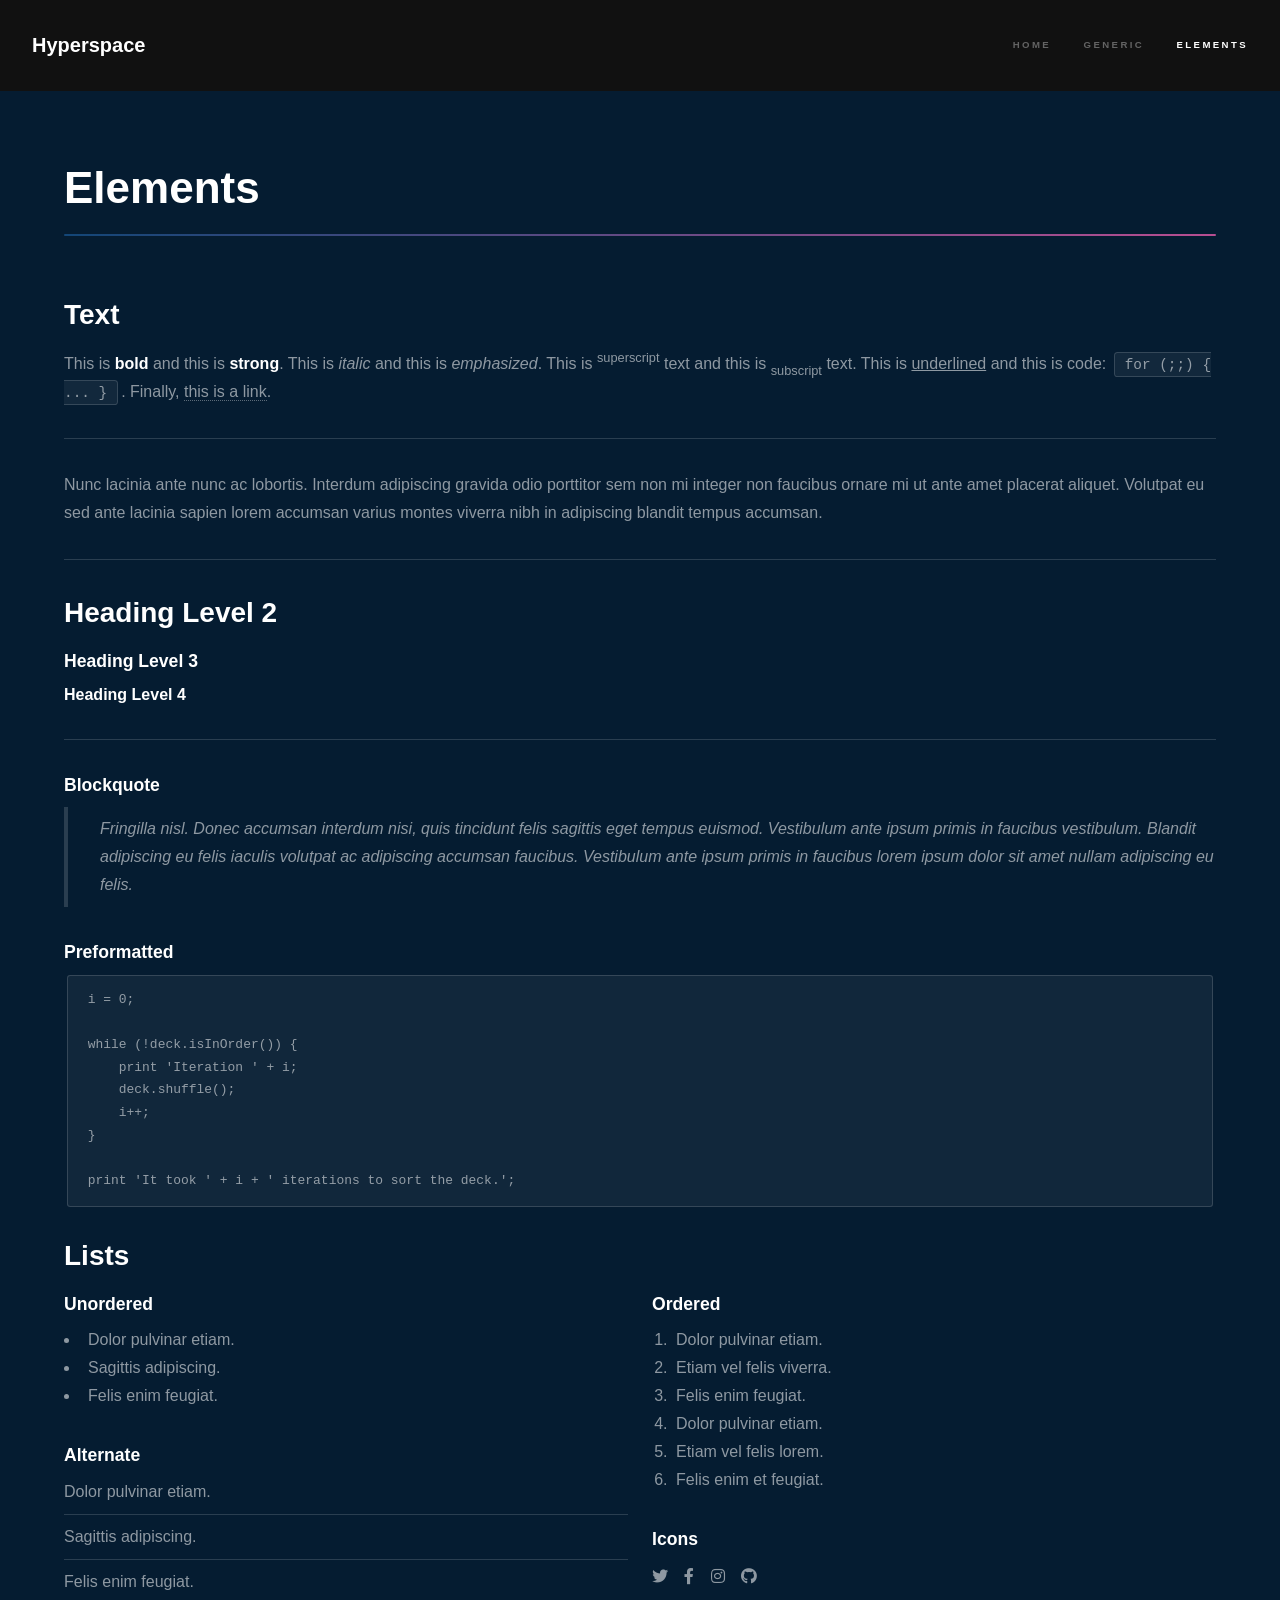
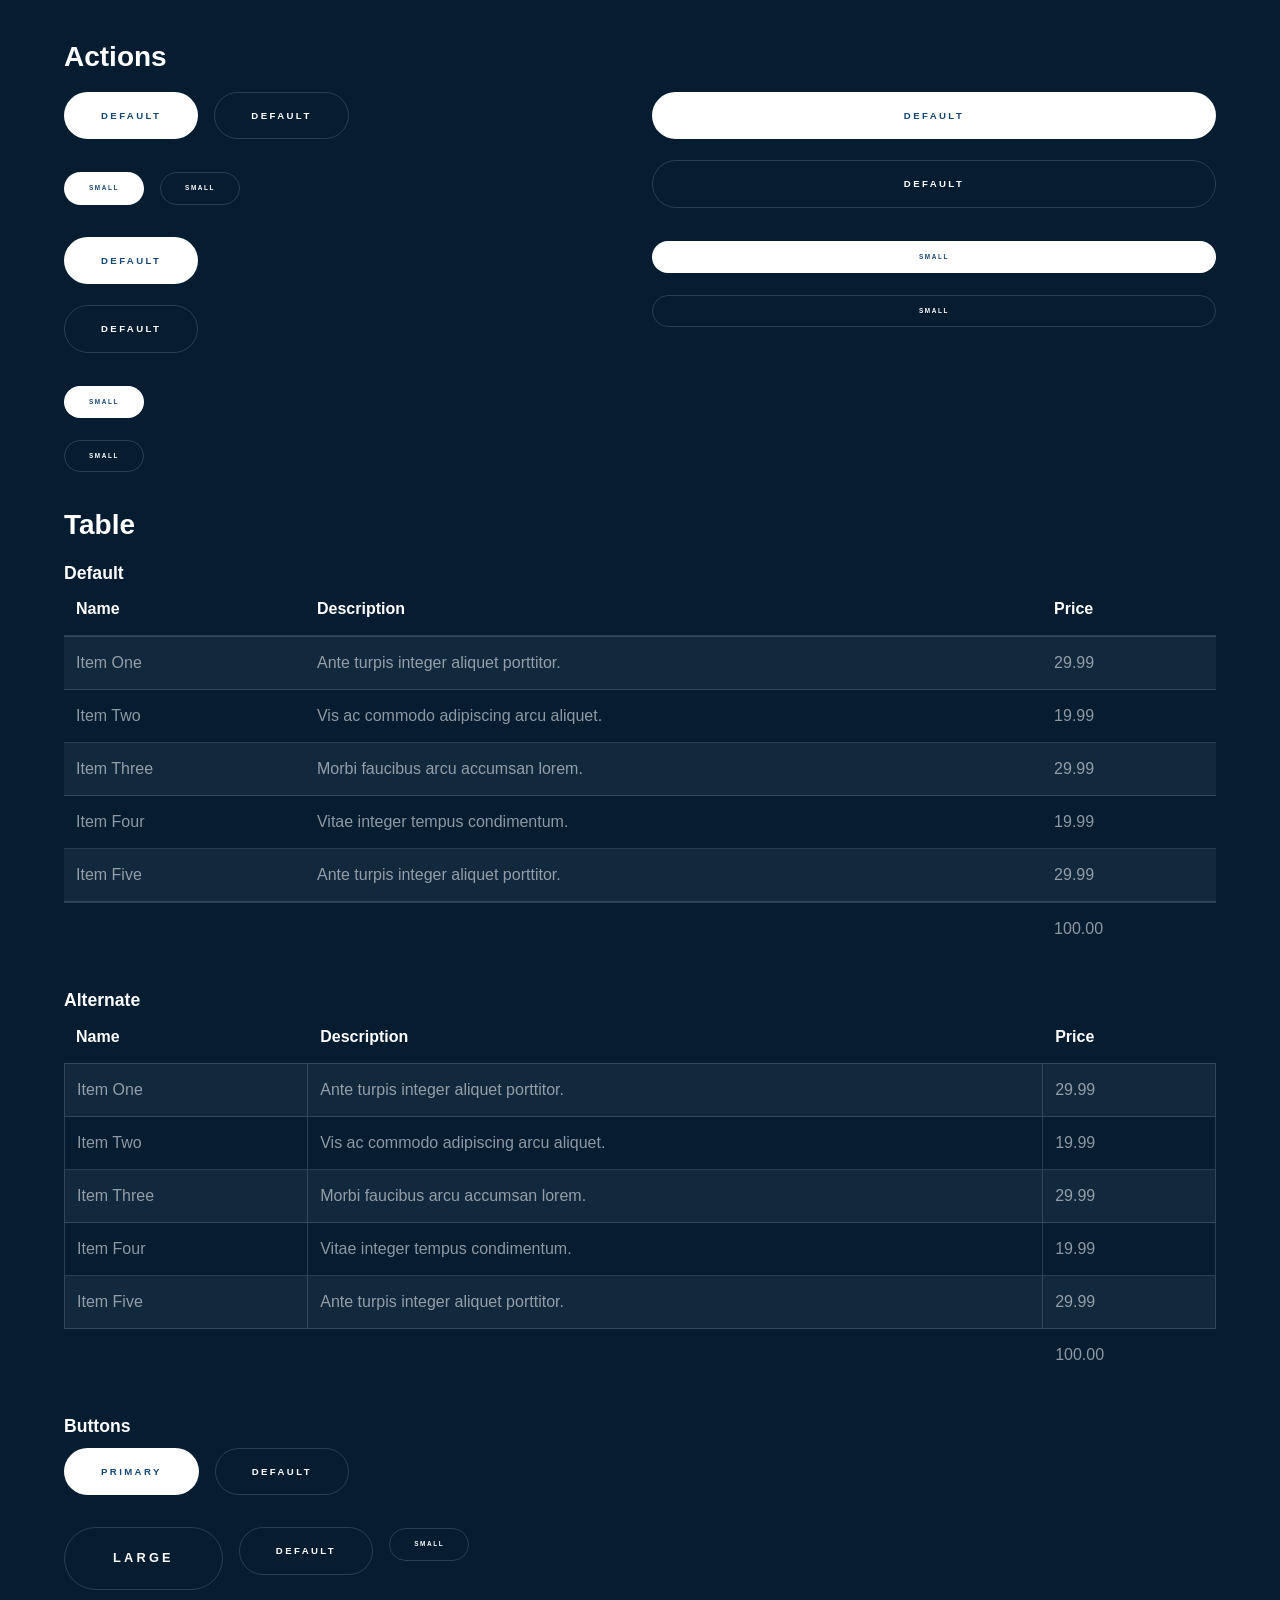
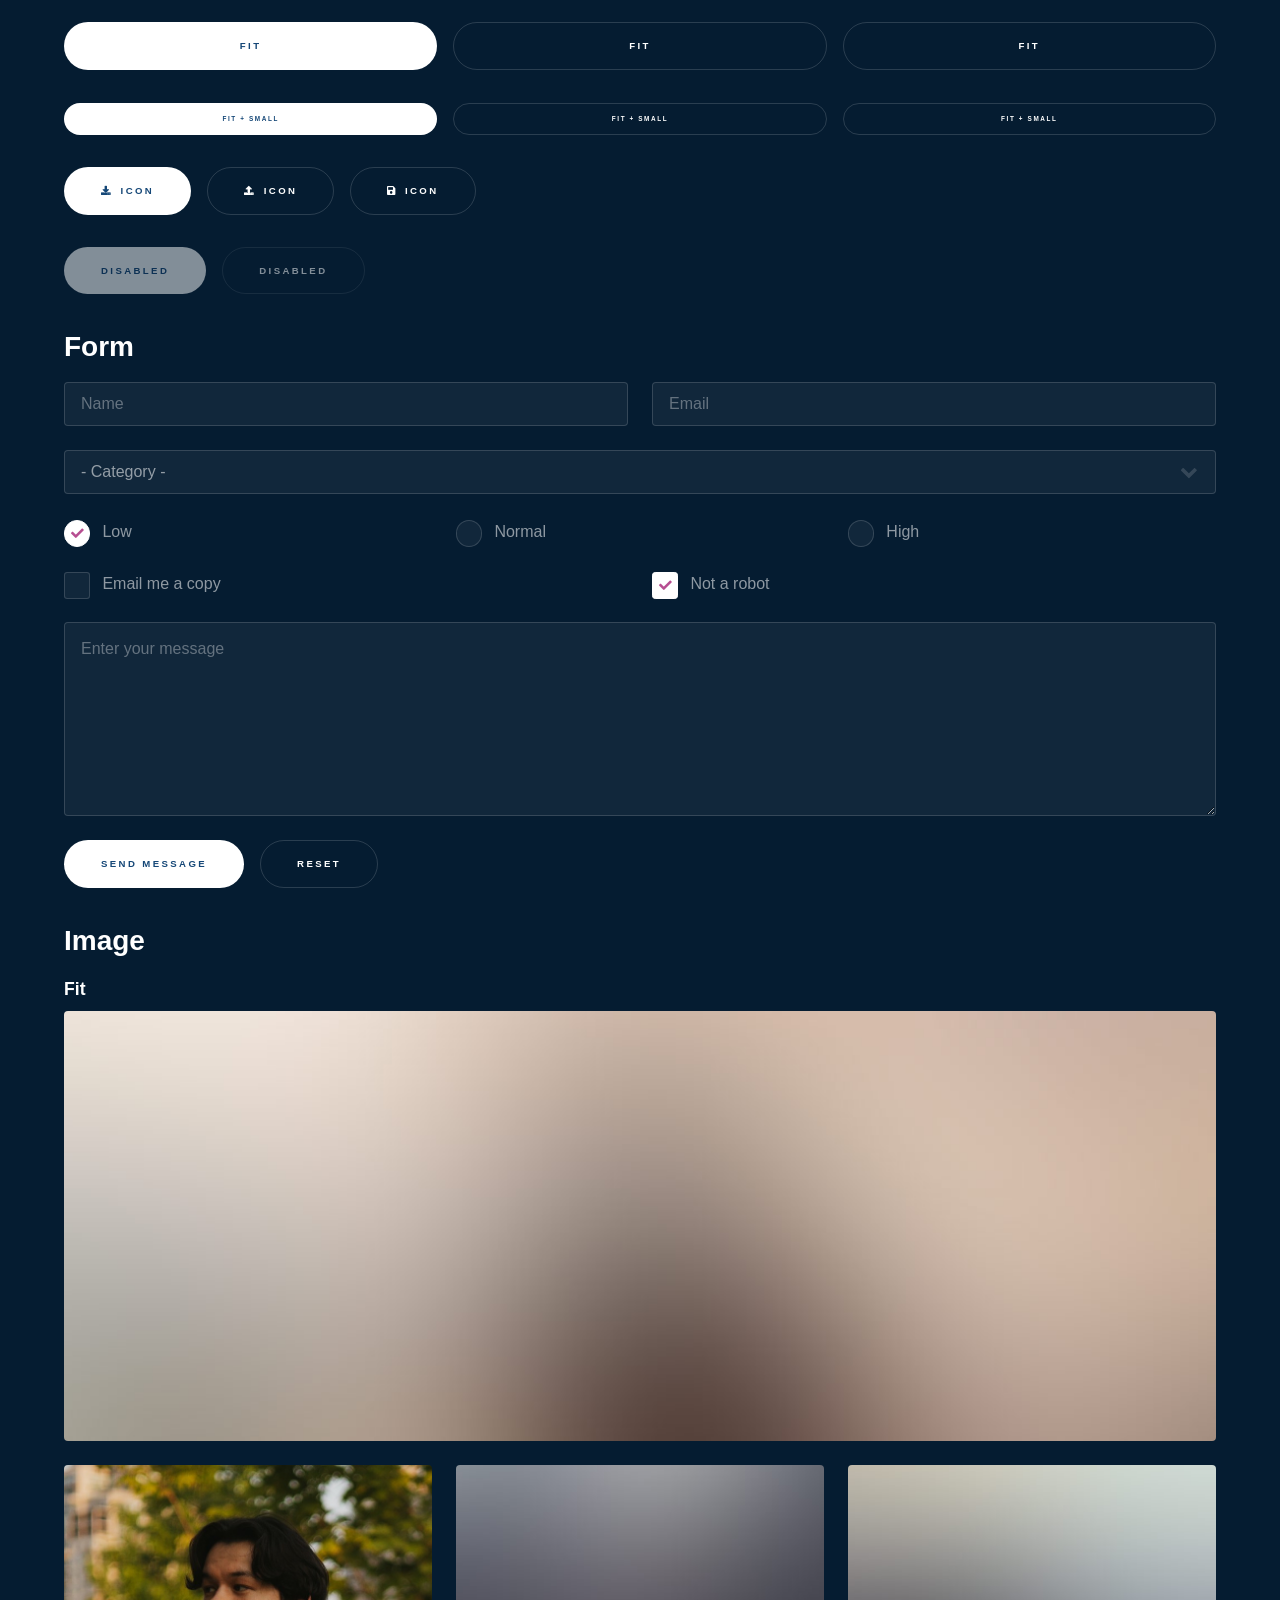
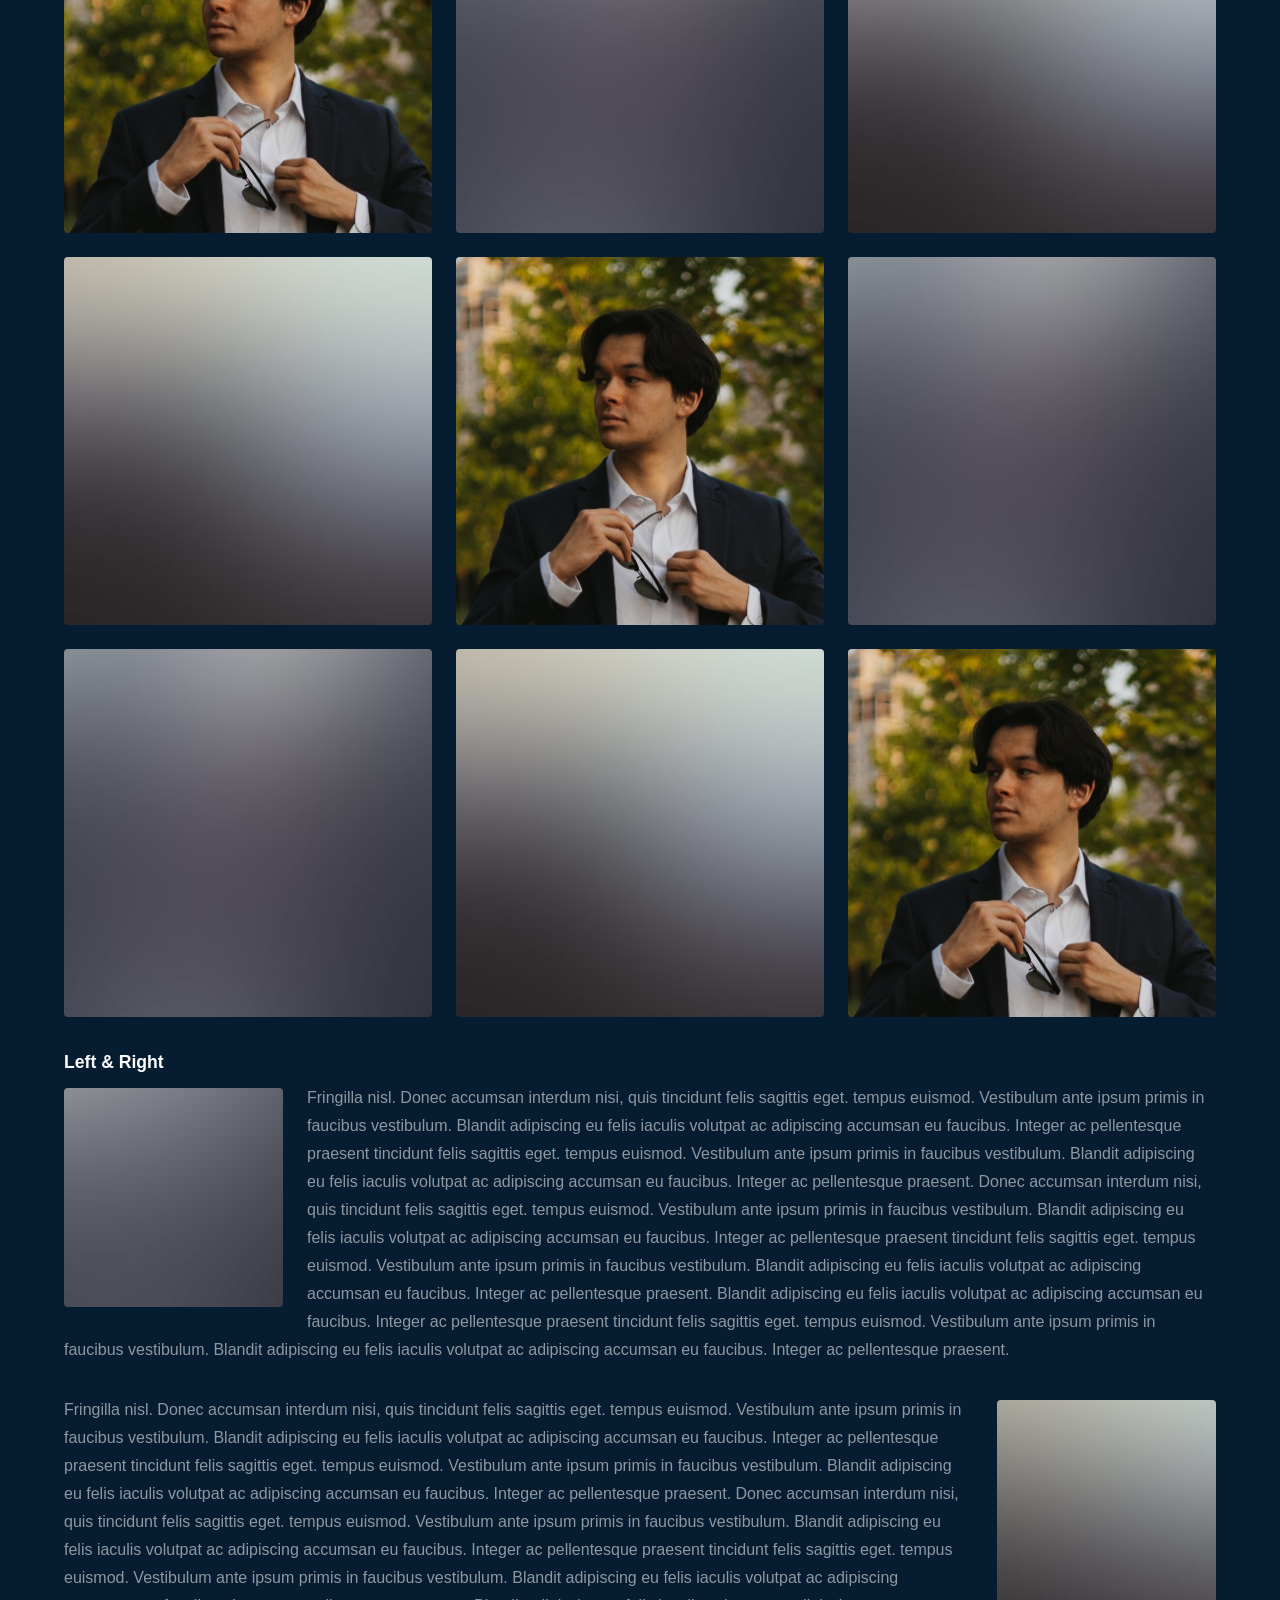
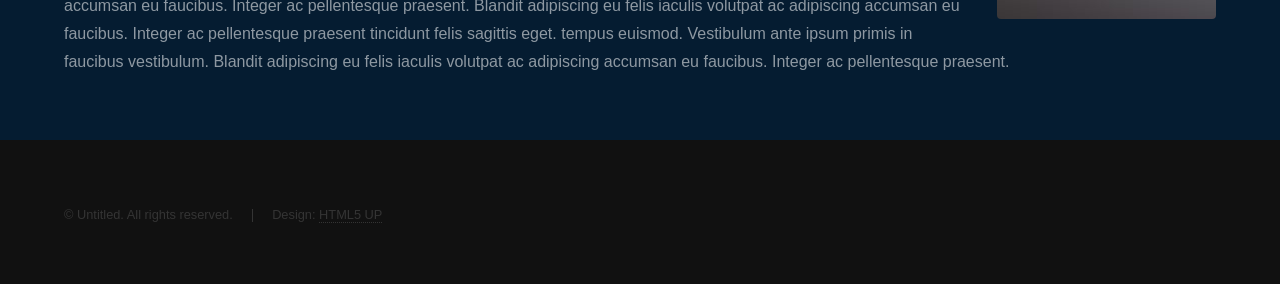
<file: elements.html>
<!DOCTYPE HTML>
<!--
	Hyperspace by HTML5 UP
	html5up.net | @ajlkn
	Free for personal and commercial use under the CCA 3.0 license (html5up.net/license)
-->
<html>
	<head>
		<title>Elements - Hyperspace by HTML5 UP</title>
		<meta charset="utf-8" />
		<meta name="viewport" content="width=device-width, initial-scale=1, user-scalable=no" />
		<link rel="stylesheet" href="assets/css/main.css" />
		<noscript><link rel="stylesheet" href="assets/css/noscript.css" /></noscript>
	</head>
	<body class="is-preload">

		<!-- Header -->
			<header id="header">
				<a href="index.html" class="title">Hyperspace</a>
				<nav>
					<ul>
						<li><a href="index.html">Home</a></li>
						<li><a href="generic.html">Generic</a></li>
						<li><a href="elements.html"  class="active">Elements</a></li>
					</ul>
				</nav>
			</header>

		<!-- Wrapper -->
			<div id="wrapper">

				<!-- Main -->
					<section id="main" class="wrapper">
						<div class="inner">
							<h1 class="major">Elements</h1>

							<!-- Text -->
								<section>
									<h2>Text</h2>
									<p>This is <b>bold</b> and this is <strong>strong</strong>. This is <i>italic</i> and this is <em>emphasized</em>.
									This is <sup>superscript</sup> text and this is <sub>subscript</sub> text.
									This is <u>underlined</u> and this is code: <code>for (;;) { ... }</code>. Finally, <a href="#">this is a link</a>.</p>
									<hr />
									<p>Nunc lacinia ante nunc ac lobortis. Interdum adipiscing gravida odio porttitor sem non mi integer non faucibus ornare mi ut ante amet placerat aliquet. Volutpat eu sed ante lacinia sapien lorem accumsan varius montes viverra nibh in adipiscing blandit tempus accumsan.</p>
									<hr />
									<h2>Heading Level 2</h2>
									<h3>Heading Level 3</h3>
									<h4>Heading Level 4</h4>
									<hr />
									<h3>Blockquote</h3>
									<blockquote>Fringilla nisl. Donec accumsan interdum nisi, quis tincidunt felis sagittis eget tempus euismod. Vestibulum ante ipsum primis in faucibus vestibulum. Blandit adipiscing eu felis iaculis volutpat ac adipiscing accumsan faucibus. Vestibulum ante ipsum primis in faucibus lorem ipsum dolor sit amet nullam adipiscing eu felis.</blockquote>
									<h3>Preformatted</h3>
									<pre><code>i = 0;

while (!deck.isInOrder()) {
    print 'Iteration ' + i;
    deck.shuffle();
    i++;
}

print 'It took ' + i + ' iterations to sort the deck.';</code></pre>
								</section>

							<!-- Lists -->
								<section>
									<h2>Lists</h2>
									<div class="row">
										<div class="col-6 col-12-medium">
											<h3>Unordered</h3>
											<ul>
												<li>Dolor pulvinar etiam.</li>
												<li>Sagittis adipiscing.</li>
												<li>Felis enim feugiat.</li>
											</ul>
											<h3>Alternate</h3>
											<ul class="alt">
												<li>Dolor pulvinar etiam.</li>
												<li>Sagittis adipiscing.</li>
												<li>Felis enim feugiat.</li>
											</ul>
										</div>
										<div class="col-6 col-12-medium">
											<h3>Ordered</h3>
											<ol>
												<li>Dolor pulvinar etiam.</li>
												<li>Etiam vel felis viverra.</li>
												<li>Felis enim feugiat.</li>
												<li>Dolor pulvinar etiam.</li>
												<li>Etiam vel felis lorem.</li>
												<li>Felis enim et feugiat.</li>
											</ol>
											<h3>Icons</h3>
											<ul class="icons">
												<li><a href="#" class="icon brands fa-twitter"><span class="label">Twitter</span></a></li>
												<li><a href="#" class="icon brands fa-facebook-f"><span class="label">Facebook</span></a></li>
												<li><a href="#" class="icon brands fa-instagram"><span class="label">Instagram</span></a></li>
												<li><a href="#" class="icon brands fa-github"><span class="label">Github</span></a></li>
											</ul>
										</div>
									</div>
									<h2>Actions</h2>
									<div class="row">
										<div class="col-6 col-12-medium">
											<ul class="actions">
												<li><a href="#" class="button primary">Default</a></li>
												<li><a href="#" class="button">Default</a></li>
											</ul>
											<ul class="actions small">
												<li><a href="#" class="button primary small">Small</a></li>
												<li><a href="#" class="button small">Small</a></li>
											</ul>
											<ul class="actions stacked">
												<li><a href="#" class="button primary">Default</a></li>
												<li><a href="#" class="button">Default</a></li>
											</ul>
											<ul class="actions stacked">
												<li><a href="#" class="button primary small">Small</a></li>
												<li><a href="#" class="button small">Small</a></li>
											</ul>
										</div>
										<div class="col-6 col-12-medium">
											<ul class="actions stacked">
												<li><a href="#" class="button primary fit">Default</a></li>
												<li><a href="#" class="button fit">Default</a></li>
											</ul>
											<ul class="actions stacked">
												<li><a href="#" class="button primary small fit">Small</a></li>
												<li><a href="#" class="button small fit">Small</a></li>
											</ul>
										</div>
									</div>
								</section>

							<!-- Table -->
								<section>
									<h2>Table</h2>
									<h3>Default</h3>
									<div class="table-wrapper">
										<table>
											<thead>
												<tr>
													<th>Name</th>
													<th>Description</th>
													<th>Price</th>
												</tr>
											</thead>
											<tbody>
												<tr>
													<td>Item One</td>
													<td>Ante turpis integer aliquet porttitor.</td>
													<td>29.99</td>
												</tr>
												<tr>
													<td>Item Two</td>
													<td>Vis ac commodo adipiscing arcu aliquet.</td>
													<td>19.99</td>
												</tr>
												<tr>
													<td>Item Three</td>
													<td> Morbi faucibus arcu accumsan lorem.</td>
													<td>29.99</td>
												</tr>
												<tr>
													<td>Item Four</td>
													<td>Vitae integer tempus condimentum.</td>
													<td>19.99</td>
												</tr>
												<tr>
													<td>Item Five</td>
													<td>Ante turpis integer aliquet porttitor.</td>
													<td>29.99</td>
												</tr>
											</tbody>
											<tfoot>
												<tr>
													<td colspan="2"></td>
													<td>100.00</td>
												</tr>
											</tfoot>
										</table>
									</div>

									<h3>Alternate</h3>
									<div class="table-wrapper">
										<table class="alt">
											<thead>
												<tr>
													<th>Name</th>
													<th>Description</th>
													<th>Price</th>
												</tr>
											</thead>
											<tbody>
												<tr>
													<td>Item One</td>
													<td>Ante turpis integer aliquet porttitor.</td>
													<td>29.99</td>
												</tr>
												<tr>
													<td>Item Two</td>
													<td>Vis ac commodo adipiscing arcu aliquet.</td>
													<td>19.99</td>
												</tr>
												<tr>
													<td>Item Three</td>
													<td> Morbi faucibus arcu accumsan lorem.</td>
													<td>29.99</td>
												</tr>
												<tr>
													<td>Item Four</td>
													<td>Vitae integer tempus condimentum.</td>
													<td>19.99</td>
												</tr>
												<tr>
													<td>Item Five</td>
													<td>Ante turpis integer aliquet porttitor.</td>
													<td>29.99</td>
												</tr>
											</tbody>
											<tfoot>
												<tr>
													<td colspan="2"></td>
													<td>100.00</td>
												</tr>
											</tfoot>
										</table>
									</div>
								</section>

							<!-- Buttons -->
								<section>
									<h3>Buttons</h3>
									<ul class="actions">
										<li><a href="#" class="button primary">Primary</a></li>
										<li><a href="#" class="button">Default</a></li>
									</ul>
									<ul class="actions">
										<li><a href="#" class="button large">Large</a></li>
										<li><a href="#" class="button">Default</a></li>
										<li><a href="#" class="button small">Small</a></li>
									</ul>
									<ul class="actions fit">
										<li><a href="#" class="button primary fit">Fit</a></li>
										<li><a href="#" class="button fit">Fit</a></li>
										<li><a href="#" class="button fit">Fit</a></li>
									</ul>
									<ul class="actions fit small">
										<li><a href="#" class="button primary fit small">Fit + Small</a></li>
										<li><a href="#" class="button fit small">Fit + Small</a></li>
										<li><a href="#" class="button fit small">Fit + Small</a></li>
									</ul>
									<ul class="actions">
										<li><a href="#" class="button primary icon solid fa-download">Icon</a></li>
										<li><a href="#" class="button icon solid fa-upload">Icon</a></li>
										<li><a href="#" class="button icon solid fa-save">Icon</a></li>
									</ul>
									<ul class="actions">
										<li><span class="button primary disabled">Disabled</span></li>
										<li><span class="button disabled">Disabled</span></li>
									</ul>
								</section>

							<!-- Form -->
								<section>
									<h2>Form</h2>
									<form method="post" action="#">
										<div class="row gtr-uniform">
											<div class="col-6 col-12-xsmall">
												<input type="text" name="demo-name" id="demo-name" value="" placeholder="Name" />
											</div>
											<div class="col-6 col-12-xsmall">
												<input type="email" name="demo-email" id="demo-email" value="" placeholder="Email" />
											</div>
											<div class="col-12">
												<select name="demo-category" id="demo-category">
													<option value="">- Category -</option>
													<option value="1">Manufacturing</option>
													<option value="1">Shipping</option>
													<option value="1">Administration</option>
													<option value="1">Human Resources</option>
												</select>
											</div>
											<div class="col-4 col-12-small">
												<input type="radio" id="demo-priority-low" name="demo-priority" checked>
												<label for="demo-priority-low">Low</label>
											</div>
											<div class="col-4 col-12-small">
												<input type="radio" id="demo-priority-normal" name="demo-priority">
												<label for="demo-priority-normal">Normal</label>
											</div>
											<div class="col-4 col-12-small">
												<input type="radio" id="demo-priority-high" name="demo-priority">
												<label for="demo-priority-high">High</label>
											</div>
											<div class="col-6 col-12-small">
												<input type="checkbox" id="demo-copy" name="demo-copy">
												<label for="demo-copy">Email me a copy</label>
											</div>
											<div class="col-6 col-12-small">
												<input type="checkbox" id="demo-human" name="demo-human" checked>
												<label for="demo-human">Not a robot</label>
											</div>
											<div class="col-12">
												<textarea name="demo-message" id="demo-message" placeholder="Enter your message" rows="6"></textarea>
											</div>
											<div class="col-12">
												<ul class="actions">
													<li><input type="submit" value="Send Message" class="primary" /></li>
													<li><input type="reset" value="Reset" /></li>
												</ul>
											</div>
										</div>
									</form>
								</section>

							<!-- Image -->
								<section>
									<h2>Image</h2>
									<h3>Fit</h3>
									<div class="box alt">
										<div class="row gtr-uniform">
											<div class="col-12"><span class="image fit"><img src="images/pic04.jpg" alt="" /></span></div>
											<div class="col-4"><span class="image fit"><img src="images/pic01.jpg" alt="" /></span></div>
											<div class="col-4"><span class="image fit"><img src="images/pic02.jpg" alt="" /></span></div>
											<div class="col-4"><span class="image fit"><img src="images/pic03.jpg" alt="" /></span></div>
											<div class="col-4"><span class="image fit"><img src="images/pic03.jpg" alt="" /></span></div>
											<div class="col-4"><span class="image fit"><img src="images/pic01.jpg" alt="" /></span></div>
											<div class="col-4"><span class="image fit"><img src="images/pic02.jpg" alt="" /></span></div>
											<div class="col-4"><span class="image fit"><img src="images/pic02.jpg" alt="" /></span></div>
											<div class="col-4"><span class="image fit"><img src="images/pic03.jpg" alt="" /></span></div>
											<div class="col-4"><span class="image fit"><img src="images/pic01.jpg" alt="" /></span></div>
										</div>
									</div>
									<h3>Left &amp; Right</h3>
									<p><span class="image left"><img src="images/pic05.jpg" alt="" /></span>Fringilla nisl. Donec accumsan interdum nisi, quis tincidunt felis sagittis eget. tempus euismod. Vestibulum ante ipsum primis in faucibus vestibulum. Blandit adipiscing eu felis iaculis volutpat ac adipiscing accumsan eu faucibus. Integer ac pellentesque praesent tincidunt felis sagittis eget. tempus euismod. Vestibulum ante ipsum primis in faucibus vestibulum. Blandit adipiscing eu felis iaculis volutpat ac adipiscing accumsan eu faucibus. Integer ac pellentesque praesent. Donec accumsan interdum nisi, quis tincidunt felis sagittis eget. tempus euismod. Vestibulum ante ipsum primis in faucibus vestibulum. Blandit adipiscing eu felis iaculis volutpat ac adipiscing accumsan eu faucibus. Integer ac pellentesque praesent tincidunt felis sagittis eget. tempus euismod. Vestibulum ante ipsum primis in faucibus vestibulum. Blandit adipiscing eu felis iaculis volutpat ac adipiscing accumsan eu faucibus. Integer ac pellentesque praesent. Blandit adipiscing eu felis iaculis volutpat ac adipiscing accumsan eu faucibus. Integer ac pellentesque praesent tincidunt felis sagittis eget. tempus euismod. Vestibulum ante ipsum primis in faucibus vestibulum. Blandit adipiscing eu felis iaculis volutpat ac adipiscing accumsan eu faucibus. Integer ac pellentesque praesent.</p>
									<p><span class="image right"><img src="images/pic06.jpg" alt="" /></span>Fringilla nisl. Donec accumsan interdum nisi, quis tincidunt felis sagittis eget. tempus euismod. Vestibulum ante ipsum primis in faucibus vestibulum. Blandit adipiscing eu felis iaculis volutpat ac adipiscing accumsan eu faucibus. Integer ac pellentesque praesent tincidunt felis sagittis eget. tempus euismod. Vestibulum ante ipsum primis in faucibus vestibulum. Blandit adipiscing eu felis iaculis volutpat ac adipiscing accumsan eu faucibus. Integer ac pellentesque praesent. Donec accumsan interdum nisi, quis tincidunt felis sagittis eget. tempus euismod. Vestibulum ante ipsum primis in faucibus vestibulum. Blandit adipiscing eu felis iaculis volutpat ac adipiscing accumsan eu faucibus. Integer ac pellentesque praesent tincidunt felis sagittis eget. tempus euismod. Vestibulum ante ipsum primis in faucibus vestibulum. Blandit adipiscing eu felis iaculis volutpat ac adipiscing accumsan eu faucibus. Integer ac pellentesque praesent. Blandit adipiscing eu felis iaculis volutpat ac adipiscing accumsan eu faucibus. Integer ac pellentesque praesent tincidunt felis sagittis eget. tempus euismod. Vestibulum ante ipsum primis in faucibus vestibulum. Blandit adipiscing eu felis iaculis volutpat ac adipiscing accumsan eu faucibus. Integer ac pellentesque praesent.</p>
								</section>

						</div>
					</section>

			</div>

		<!-- Footer -->
			<footer id="footer" class="wrapper alt">
				<div class="inner">
					<ul class="menu">
						<li>&copy; Untitled. All rights reserved.</li><li>Design: <a href="http://html5up.net">HTML5 UP</a></li>
					</ul>
				</div>
			</footer>

		<!-- Scripts -->
			<script src="assets/js/jquery.min.js"></script>
			<script src="assets/js/jquery.scrollex.min.js"></script>
			<script src="assets/js/jquery.scrolly.min.js"></script>
			<script src="assets/js/browser.min.js"></script>
			<script src="assets/js/breakpoints.min.js"></script>
			<script src="assets/js/util.js"></script>
			<script src="assets/js/main.js"></script>

	</body>
</html>
</file>
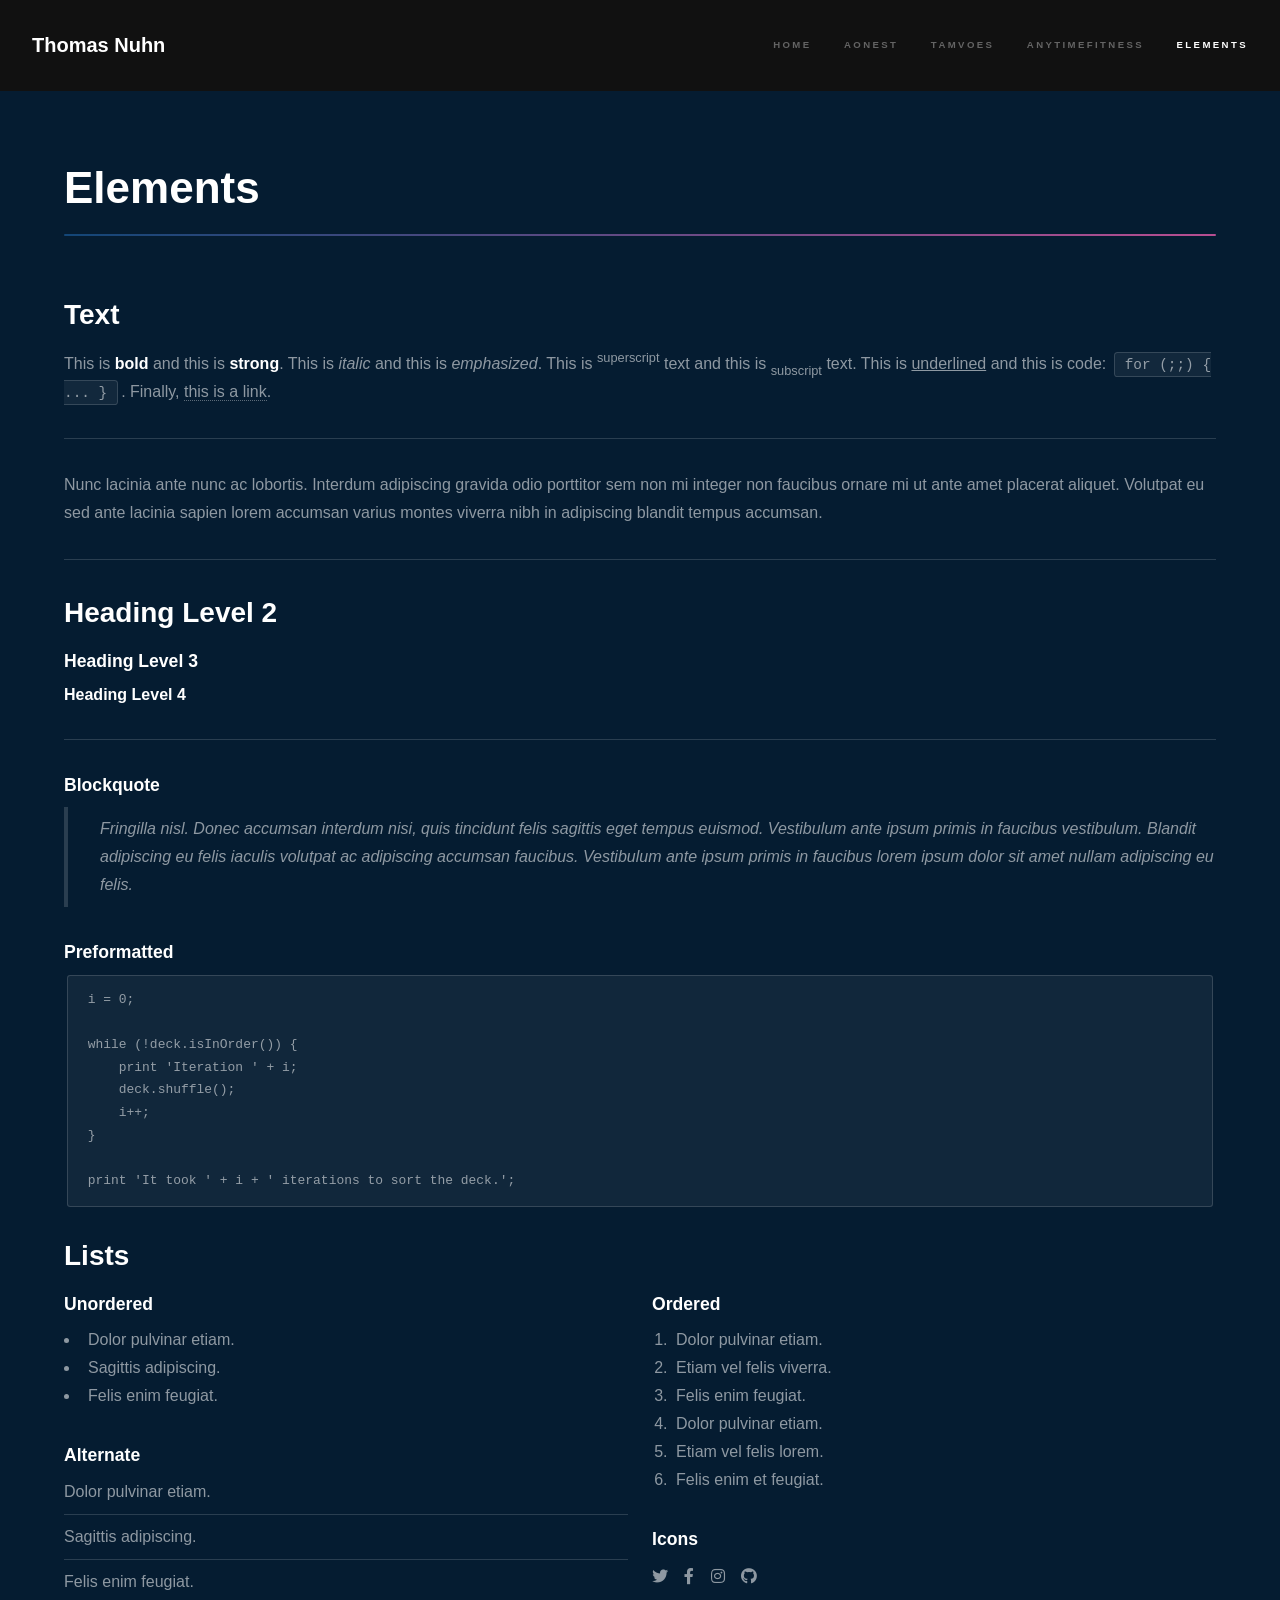
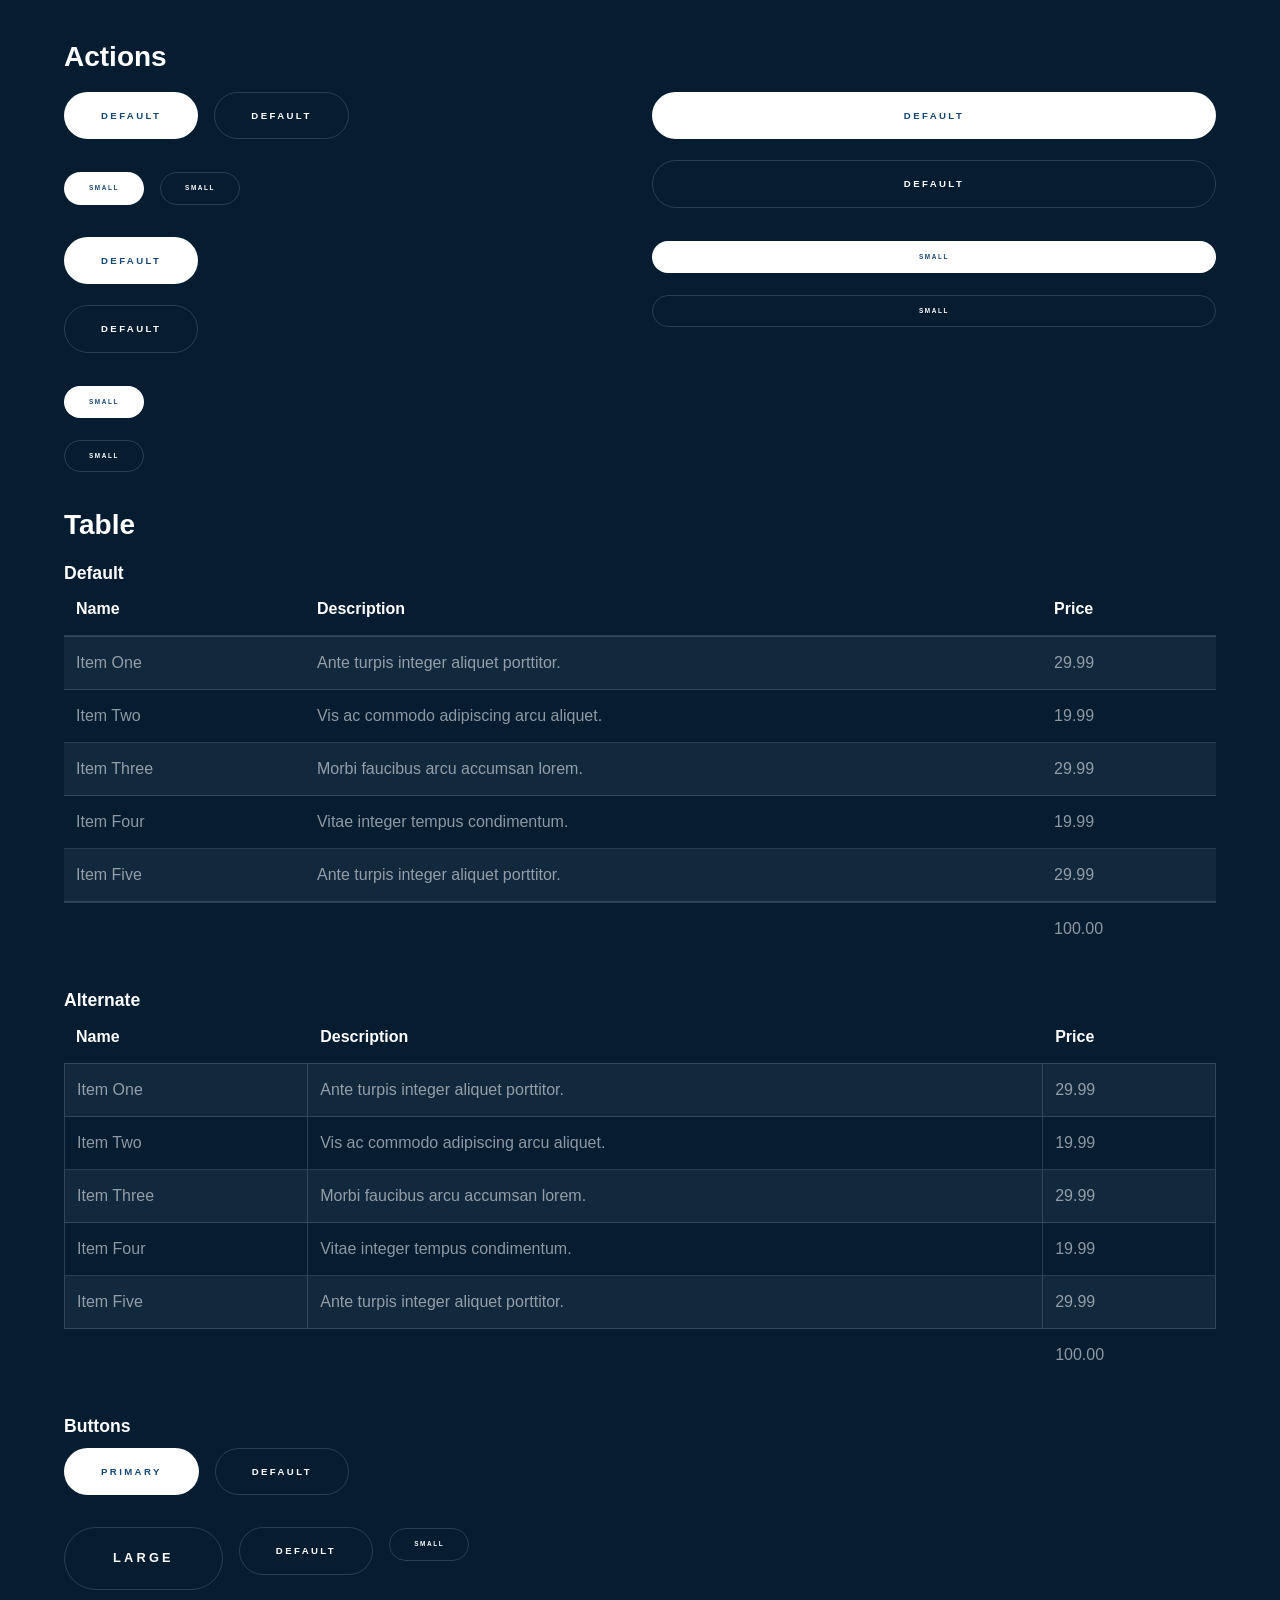
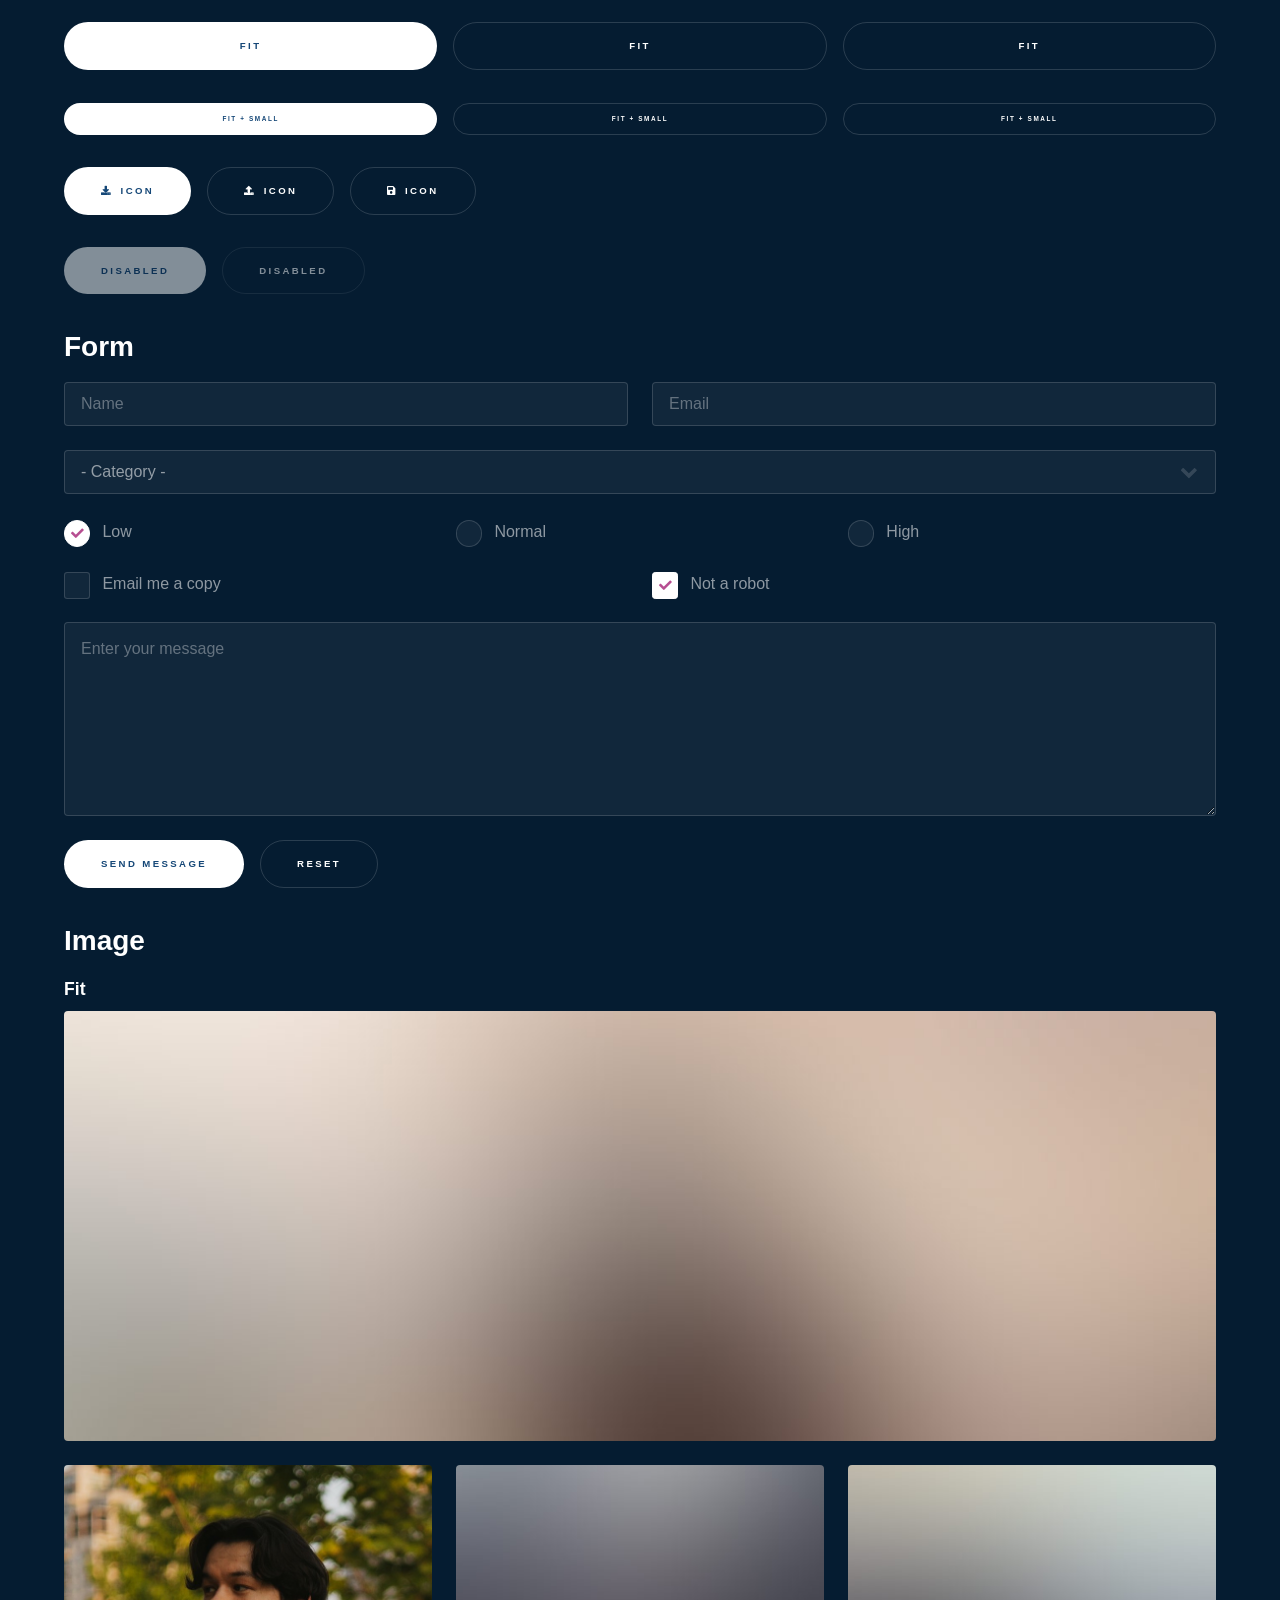
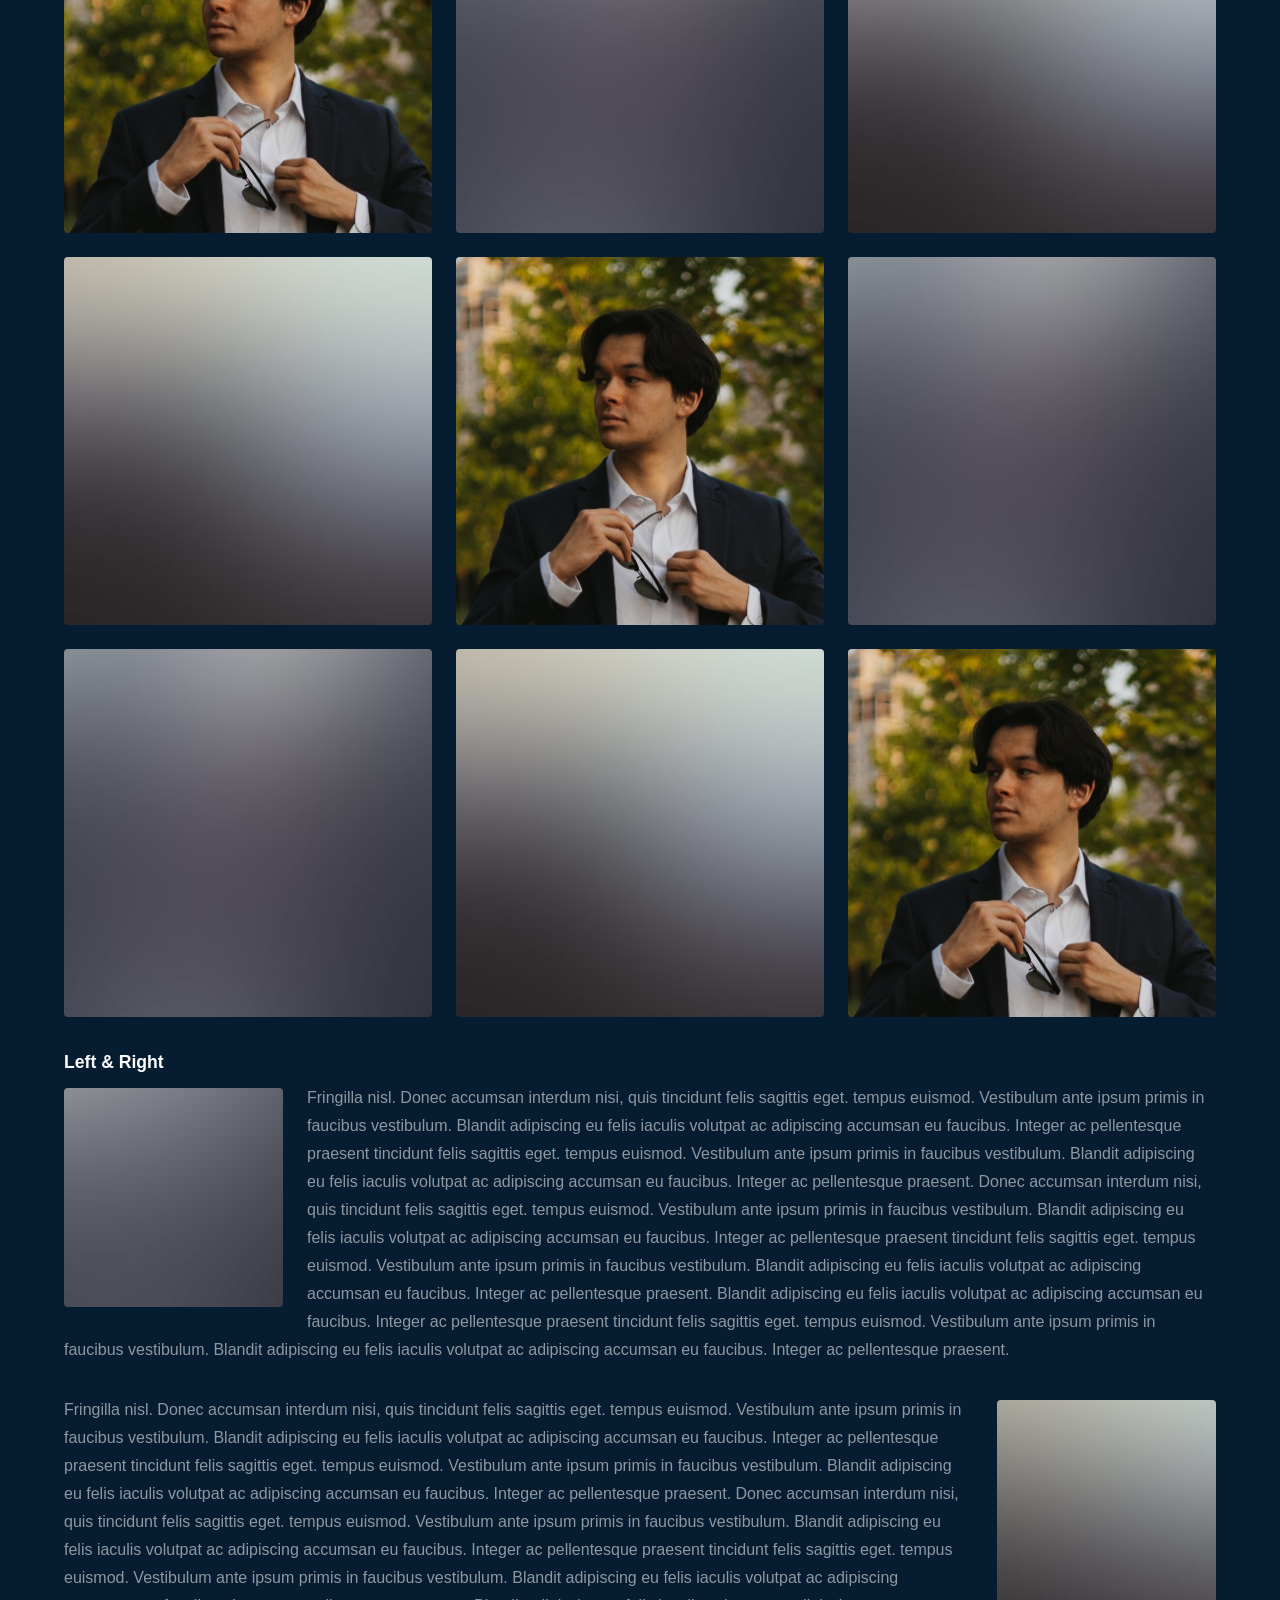
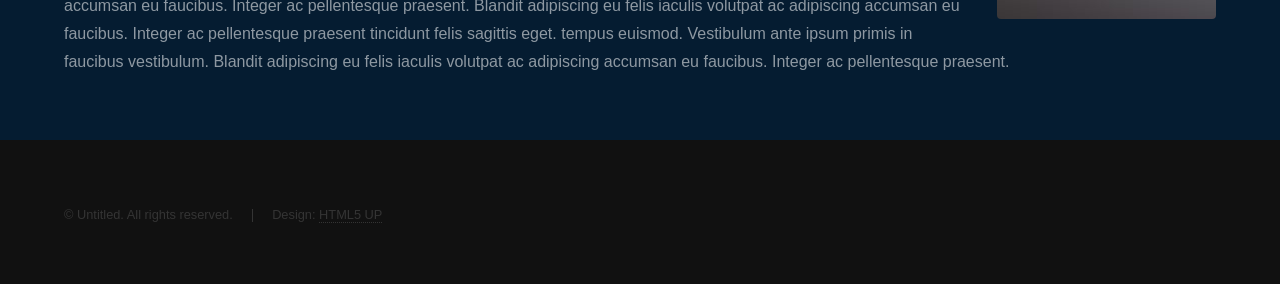
<file: Elements.html>
<!DOCTYPE HTML>
<!--
	Hyperspace by HTML5 UP
	html5up.net | @ajlkn
	Free for personal and commercial use under the CCA 3.0 license (html5up.net/license)
-->
<html>
	<head>
		<title>Elements — Thomas Nuhn</title>
		<meta charset="utf-8" />
		<meta name="viewport" content="width=device-width, initial-scale=1, user-scalable=no" />
		<link rel="stylesheet" href="assets/css/main.css" />
		<noscript><link rel="stylesheet" href="assets/css/noscript.css" /></noscript>
	</head>
	<body class="is-preload">

		<!-- Header -->
			<header id="header">
				<a href="index.html" class="title">Thomas Nuhn</a>
				<nav>
					<ul>
						<li><a href="index.html">Home</a></li>
						<li><a href="AONest.html">AONest</a></li>
						<li><a href="TAMVOES.html">TAMVOES</a></li>
						<li><a href="AnytimeFitness.html">AnytimeFitness</a></li>
						<li><a href="elements.html"  class="active">Elements</a></li>
					</ul>
				</nav>
			</header>

		<!-- Wrapper -->
			<div id="wrapper">

				<!-- Main -->
					<section id="main" class="wrapper">
						<div class="inner">
							<h1 class="major">Elements</h1>

							<!-- Text -->
								<section>
									<h2>Text</h2>
									<p>This is <b>bold</b> and this is <strong>strong</strong>. This is <i>italic</i> and this is <em>emphasized</em>.
									This is <sup>superscript</sup> text and this is <sub>subscript</sub> text.
									This is <u>underlined</u> and this is code: <code>for (;;) { ... }</code>. Finally, <a href="#">this is a link</a>.</p>
									<hr />
									<p>Nunc lacinia ante nunc ac lobortis. Interdum adipiscing gravida odio porttitor sem non mi integer non faucibus ornare mi ut ante amet placerat aliquet. Volutpat eu sed ante lacinia sapien lorem accumsan varius montes viverra nibh in adipiscing blandit tempus accumsan.</p>
									<hr />
									<h2>Heading Level 2</h2>
									<h3>Heading Level 3</h3>
									<h4>Heading Level 4</h4>
									<hr />
									<h3>Blockquote</h3>
									<blockquote>Fringilla nisl. Donec accumsan interdum nisi, quis tincidunt felis sagittis eget tempus euismod. Vestibulum ante ipsum primis in faucibus vestibulum. Blandit adipiscing eu felis iaculis volutpat ac adipiscing accumsan faucibus. Vestibulum ante ipsum primis in faucibus lorem ipsum dolor sit amet nullam adipiscing eu felis.</blockquote>
									<h3>Preformatted</h3>
									<pre><code>i = 0;

while (!deck.isInOrder()) {
    print 'Iteration ' + i;
    deck.shuffle();
    i++;
}

print 'It took ' + i + ' iterations to sort the deck.';</code></pre>
								</section>

							<!-- Lists -->
								<section>
									<h2>Lists</h2>
									<div class="row">
										<div class="col-6 col-12-medium">
											<h3>Unordered</h3>
											<ul>
												<li>Dolor pulvinar etiam.</li>
												<li>Sagittis adipiscing.</li>
												<li>Felis enim feugiat.</li>
											</ul>
											<h3>Alternate</h3>
											<ul class="alt">
												<li>Dolor pulvinar etiam.</li>
												<li>Sagittis adipiscing.</li>
												<li>Felis enim feugiat.</li>
											</ul>
										</div>
										<div class="col-6 col-12-medium">
											<h3>Ordered</h3>
											<ol>
												<li>Dolor pulvinar etiam.</li>
												<li>Etiam vel felis viverra.</li>
												<li>Felis enim feugiat.</li>
												<li>Dolor pulvinar etiam.</li>
												<li>Etiam vel felis lorem.</li>
												<li>Felis enim et feugiat.</li>
											</ol>
											<h3>Icons</h3>
											<ul class="icons">
												<li><a href="#" class="icon brands fa-twitter"><span class="label">Twitter</span></a></li>
												<li><a href="#" class="icon brands fa-facebook-f"><span class="label">Facebook</span></a></li>
												<li><a href="#" class="icon brands fa-instagram"><span class="label">Instagram</span></a></li>
												<li><a href="#" class="icon brands fa-github"><span class="label">Github</span></a></li>
											</ul>
										</div>
									</div>
									<h2>Actions</h2>
									<div class="row">
										<div class="col-6 col-12-medium">
											<ul class="actions">
												<li><a href="#" class="button primary">Default</a></li>
												<li><a href="#" class="button">Default</a></li>
											</ul>
											<ul class="actions small">
												<li><a href="#" class="button primary small">Small</a></li>
												<li><a href="#" class="button small">Small</a></li>
											</ul>
											<ul class="actions stacked">
												<li><a href="#" class="button primary">Default</a></li>
												<li><a href="#" class="button">Default</a></li>
											</ul>
											<ul class="actions stacked">
												<li><a href="#" class="button primary small">Small</a></li>
												<li><a href="#" class="button small">Small</a></li>
											</ul>
										</div>
										<div class="col-6 col-12-medium">
											<ul class="actions stacked">
												<li><a href="#" class="button primary fit">Default</a></li>
												<li><a href="#" class="button fit">Default</a></li>
											</ul>
											<ul class="actions stacked">
												<li><a href="#" class="button primary small fit">Small</a></li>
												<li><a href="#" class="button small fit">Small</a></li>
											</ul>
										</div>
									</div>
								</section>

							<!-- Table -->
								<section>
									<h2>Table</h2>
									<h3>Default</h3>
									<div class="table-wrapper">
										<table>
											<thead>
												<tr>
													<th>Name</th>
													<th>Description</th>
													<th>Price</th>
												</tr>
											</thead>
											<tbody>
												<tr>
													<td>Item One</td>
													<td>Ante turpis integer aliquet porttitor.</td>
													<td>29.99</td>
												</tr>
												<tr>
													<td>Item Two</td>
													<td>Vis ac commodo adipiscing arcu aliquet.</td>
													<td>19.99</td>
												</tr>
												<tr>
													<td>Item Three</td>
													<td> Morbi faucibus arcu accumsan lorem.</td>
													<td>29.99</td>
												</tr>
												<tr>
													<td>Item Four</td>
													<td>Vitae integer tempus condimentum.</td>
													<td>19.99</td>
												</tr>
												<tr>
													<td>Item Five</td>
													<td>Ante turpis integer aliquet porttitor.</td>
													<td>29.99</td>
												</tr>
											</tbody>
											<tfoot>
												<tr>
													<td colspan="2"></td>
													<td>100.00</td>
												</tr>
											</tfoot>
										</table>
									</div>

									<h3>Alternate</h3>
									<div class="table-wrapper">
										<table class="alt">
											<thead>
												<tr>
													<th>Name</th>
													<th>Description</th>
													<th>Price</th>
												</tr>
											</thead>
											<tbody>
												<tr>
													<td>Item One</td>
													<td>Ante turpis integer aliquet porttitor.</td>
													<td>29.99</td>
												</tr>
												<tr>
													<td>Item Two</td>
													<td>Vis ac commodo adipiscing arcu aliquet.</td>
													<td>19.99</td>
												</tr>
												<tr>
													<td>Item Three</td>
													<td> Morbi faucibus arcu accumsan lorem.</td>
													<td>29.99</td>
												</tr>
												<tr>
													<td>Item Four</td>
													<td>Vitae integer tempus condimentum.</td>
													<td>19.99</td>
												</tr>
												<tr>
													<td>Item Five</td>
													<td>Ante turpis integer aliquet porttitor.</td>
													<td>29.99</td>
												</tr>
											</tbody>
											<tfoot>
												<tr>
													<td colspan="2"></td>
													<td>100.00</td>
												</tr>
											</tfoot>
										</table>
									</div>
								</section>

							<!-- Buttons -->
								<section>
									<h3>Buttons</h3>
									<ul class="actions">
										<li><a href="#" class="button primary">Primary</a></li>
										<li><a href="#" class="button">Default</a></li>
									</ul>
									<ul class="actions">
										<li><a href="#" class="button large">Large</a></li>
										<li><a href="#" class="button">Default</a></li>
										<li><a href="#" class="button small">Small</a></li>
									</ul>
									<ul class="actions fit">
										<li><a href="#" class="button primary fit">Fit</a></li>
										<li><a href="#" class="button fit">Fit</a></li>
										<li><a href="#" class="button fit">Fit</a></li>
									</ul>
									<ul class="actions fit small">
										<li><a href="#" class="button primary fit small">Fit + Small</a></li>
										<li><a href="#" class="button fit small">Fit + Small</a></li>
										<li><a href="#" class="button fit small">Fit + Small</a></li>
									</ul>
									<ul class="actions">
										<li><a href="#" class="button primary icon solid fa-download">Icon</a></li>
										<li><a href="#" class="button icon solid fa-upload">Icon</a></li>
										<li><a href="#" class="button icon solid fa-save">Icon</a></li>
									</ul>
									<ul class="actions">
										<li><span class="button primary disabled">Disabled</span></li>
										<li><span class="button disabled">Disabled</span></li>
									</ul>
								</section>

							<!-- Form -->
								<section>
									<h2>Form</h2>
									<form method="post" action="#">
										<div class="row gtr-uniform">
											<div class="col-6 col-12-xsmall">
												<input type="text" name="demo-name" id="demo-name" value="" placeholder="Name" />
											</div>
											<div class="col-6 col-12-xsmall">
												<input type="email" name="demo-email" id="demo-email" value="" placeholder="Email" />
											</div>
											<div class="col-12">
												<select name="demo-category" id="demo-category">
													<option value="">- Category -</option>
													<option value="1">Manufacturing</option>
													<option value="1">Shipping</option>
													<option value="1">Administration</option>
													<option value="1">Human Resources</option>
												</select>
											</div>
											<div class="col-4 col-12-small">
												<input type="radio" id="demo-priority-low" name="demo-priority" checked>
												<label for="demo-priority-low">Low</label>
											</div>
											<div class="col-4 col-12-small">
												<input type="radio" id="demo-priority-normal" name="demo-priority">
												<label for="demo-priority-normal">Normal</label>
											</div>
											<div class="col-4 col-12-small">
												<input type="radio" id="demo-priority-high" name="demo-priority">
												<label for="demo-priority-high">High</label>
											</div>
											<div class="col-6 col-12-small">
												<input type="checkbox" id="demo-copy" name="demo-copy">
												<label for="demo-copy">Email me a copy</label>
											</div>
											<div class="col-6 col-12-small">
												<input type="checkbox" id="demo-human" name="demo-human" checked>
												<label for="demo-human">Not a robot</label>
											</div>
											<div class="col-12">
												<textarea name="demo-message" id="demo-message" placeholder="Enter your message" rows="6"></textarea>
											</div>
											<div class="col-12">
												<ul class="actions">
													<li><input type="submit" value="Send Message" class="primary" /></li>
													<li><input type="reset" value="Reset" /></li>
												</ul>
											</div>
										</div>
									</form>
								</section>

							<!-- Image -->
								<section>
									<h2>Image</h2>
									<h3>Fit</h3>
									<div class="box alt">
										<div class="row gtr-uniform">
											<div class="col-12"><span class="image fit"><img src="images/pic04.jpg" alt="" /></span></div>
											<div class="col-4"><span class="image fit"><img src="images/pic01.jpg" alt="" /></span></div>
											<div class="col-4"><span class="image fit"><img src="images/pic02.jpg" alt="" /></span></div>
											<div class="col-4"><span class="image fit"><img src="images/pic03.jpg" alt="" /></span></div>
											<div class="col-4"><span class="image fit"><img src="images/pic03.jpg" alt="" /></span></div>
											<div class="col-4"><span class="image fit"><img src="images/pic01.jpg" alt="" /></span></div>
											<div class="col-4"><span class="image fit"><img src="images/pic02.jpg" alt="" /></span></div>
											<div class="col-4"><span class="image fit"><img src="images/pic02.jpg" alt="" /></span></div>
											<div class="col-4"><span class="image fit"><img src="images/pic03.jpg" alt="" /></span></div>
											<div class="col-4"><span class="image fit"><img src="images/pic01.jpg" alt="" /></span></div>
										</div>
									</div>
									<h3>Left &amp; Right</h3>
									<p><span class="image left"><img src="images/pic05.jpg" alt="" /></span>Fringilla nisl. Donec accumsan interdum nisi, quis tincidunt felis sagittis eget. tempus euismod. Vestibulum ante ipsum primis in faucibus vestibulum. Blandit adipiscing eu felis iaculis volutpat ac adipiscing accumsan eu faucibus. Integer ac pellentesque praesent tincidunt felis sagittis eget. tempus euismod. Vestibulum ante ipsum primis in faucibus vestibulum. Blandit adipiscing eu felis iaculis volutpat ac adipiscing accumsan eu faucibus. Integer ac pellentesque praesent. Donec accumsan interdum nisi, quis tincidunt felis sagittis eget. tempus euismod. Vestibulum ante ipsum primis in faucibus vestibulum. Blandit adipiscing eu felis iaculis volutpat ac adipiscing accumsan eu faucibus. Integer ac pellentesque praesent tincidunt felis sagittis eget. tempus euismod. Vestibulum ante ipsum primis in faucibus vestibulum. Blandit adipiscing eu felis iaculis volutpat ac adipiscing accumsan eu faucibus. Integer ac pellentesque praesent. Blandit adipiscing eu felis iaculis volutpat ac adipiscing accumsan eu faucibus. Integer ac pellentesque praesent tincidunt felis sagittis eget. tempus euismod. Vestibulum ante ipsum primis in faucibus vestibulum. Blandit adipiscing eu felis iaculis volutpat ac adipiscing accumsan eu faucibus. Integer ac pellentesque praesent.</p>
									<p><span class="image right"><img src="images/pic06.jpg" alt="" /></span>Fringilla nisl. Donec accumsan interdum nisi, quis tincidunt felis sagittis eget. tempus euismod. Vestibulum ante ipsum primis in faucibus vestibulum. Blandit adipiscing eu felis iaculis volutpat ac adipiscing accumsan eu faucibus. Integer ac pellentesque praesent tincidunt felis sagittis eget. tempus euismod. Vestibulum ante ipsum primis in faucibus vestibulum. Blandit adipiscing eu felis iaculis volutpat ac adipiscing accumsan eu faucibus. Integer ac pellentesque praesent. Donec accumsan interdum nisi, quis tincidunt felis sagittis eget. tempus euismod. Vestibulum ante ipsum primis in faucibus vestibulum. Blandit adipiscing eu felis iaculis volutpat ac adipiscing accumsan eu faucibus. Integer ac pellentesque praesent tincidunt felis sagittis eget. tempus euismod. Vestibulum ante ipsum primis in faucibus vestibulum. Blandit adipiscing eu felis iaculis volutpat ac adipiscing accumsan eu faucibus. Integer ac pellentesque praesent. Blandit adipiscing eu felis iaculis volutpat ac adipiscing accumsan eu faucibus. Integer ac pellentesque praesent tincidunt felis sagittis eget. tempus euismod. Vestibulum ante ipsum primis in faucibus vestibulum. Blandit adipiscing eu felis iaculis volutpat ac adipiscing accumsan eu faucibus. Integer ac pellentesque praesent.</p>
								</section>

						</div>
					</section>

			</div>

		<!-- Footer -->
			<footer id="footer" class="wrapper alt">
				<div class="inner">
					<ul class="menu">
						<li>&copy; Untitled. All rights reserved.</li><li>Design: <a href="http://html5up.net">HTML5 UP</a></li>
					</ul>
				</div>
			</footer>

		<!-- Scripts -->
			<script src="assets/js/jquery.min.js"></script>
			<script src="assets/js/jquery.scrollex.min.js"></script>
			<script src="assets/js/jquery.scrolly.min.js"></script>
			<script src="assets/js/browser.min.js"></script>
			<script src="assets/js/breakpoints.min.js"></script>
			<script src="assets/js/util.js"></script>
			<script src="assets/js/main.js"></script>

	</body>
</html>
</file>
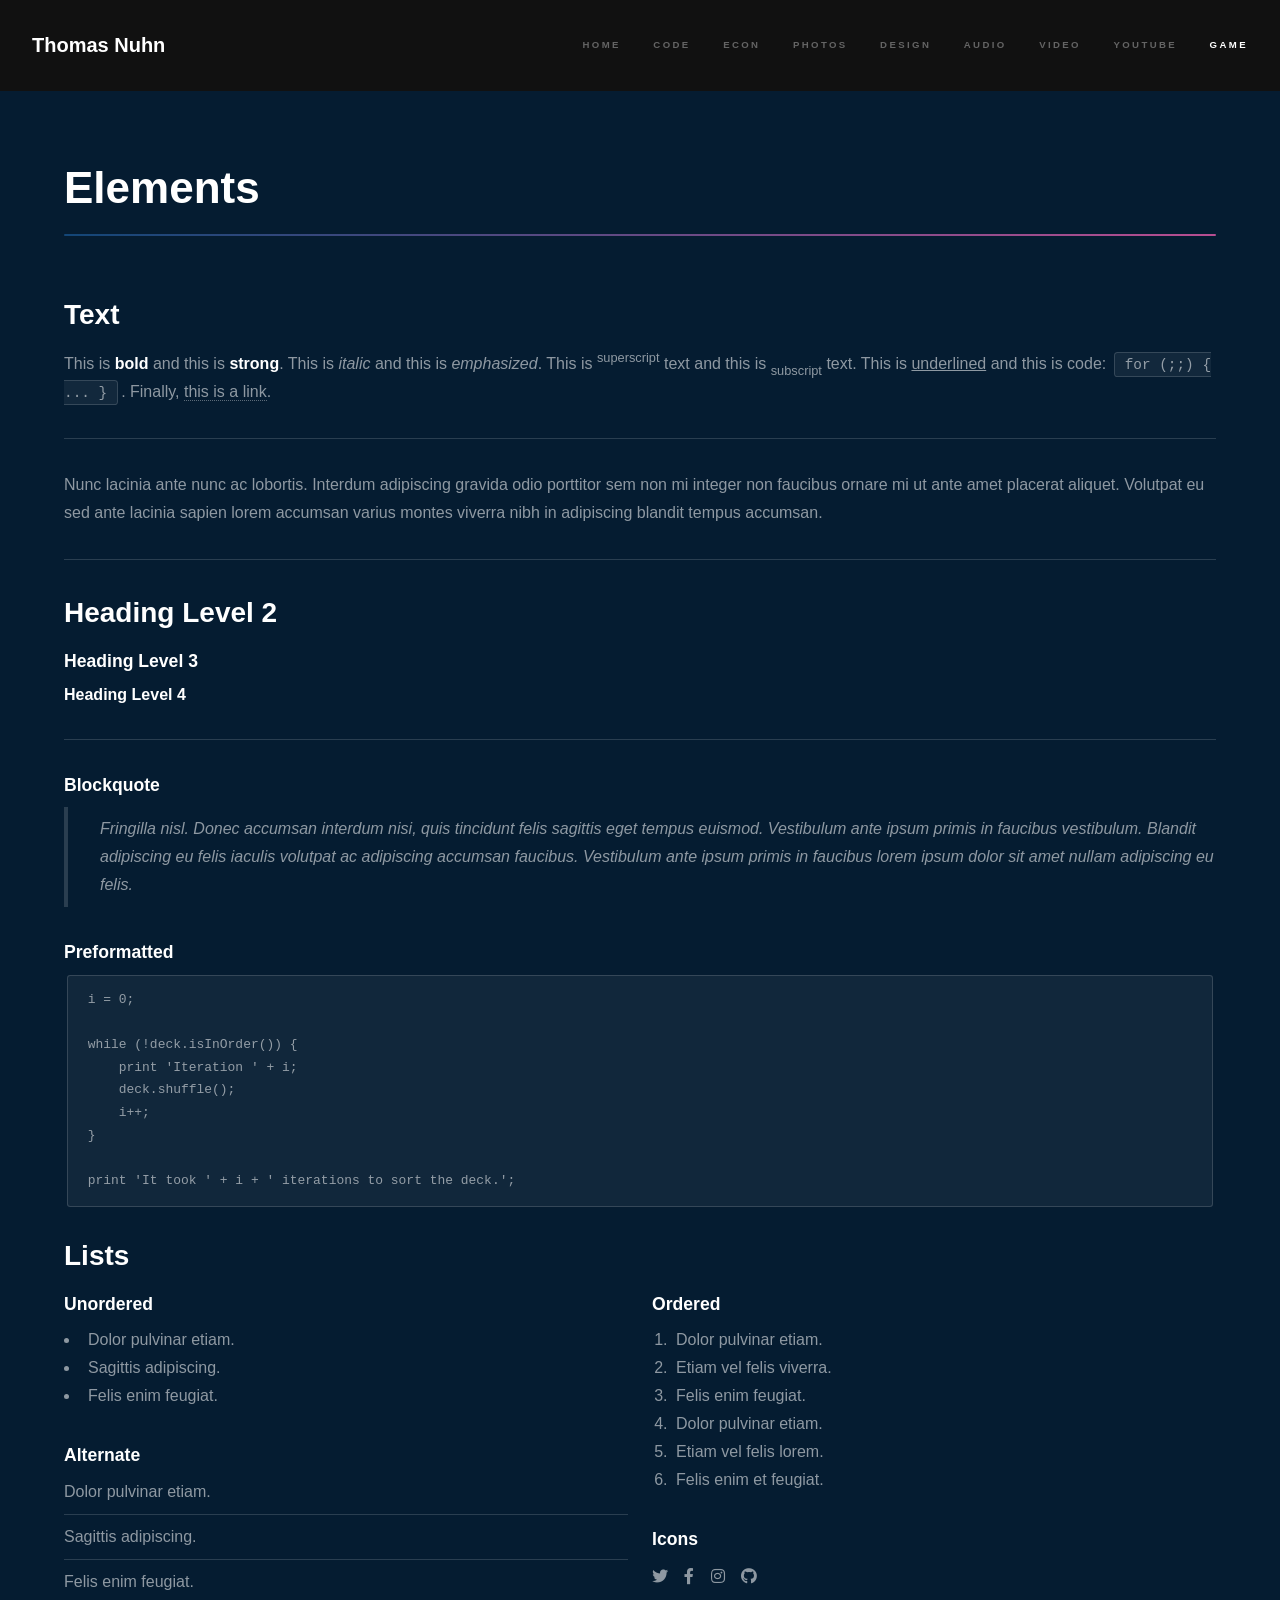
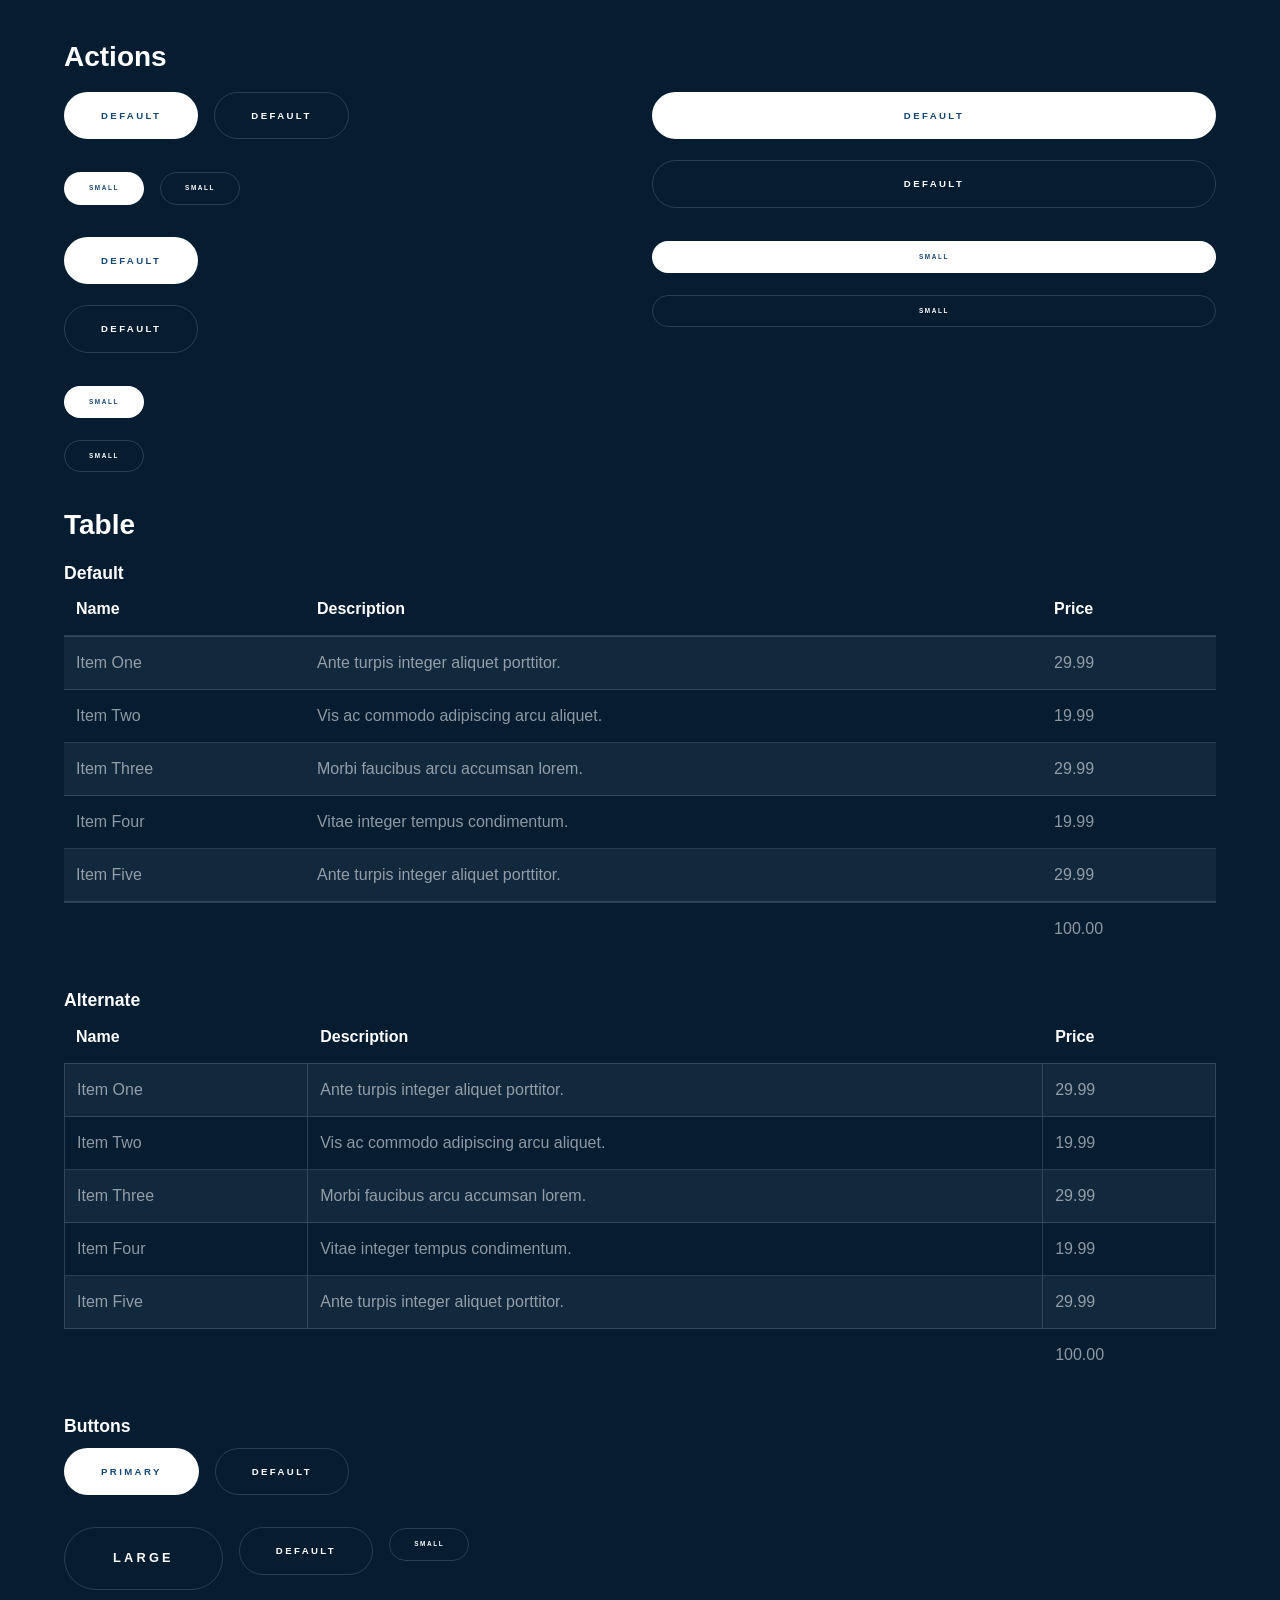
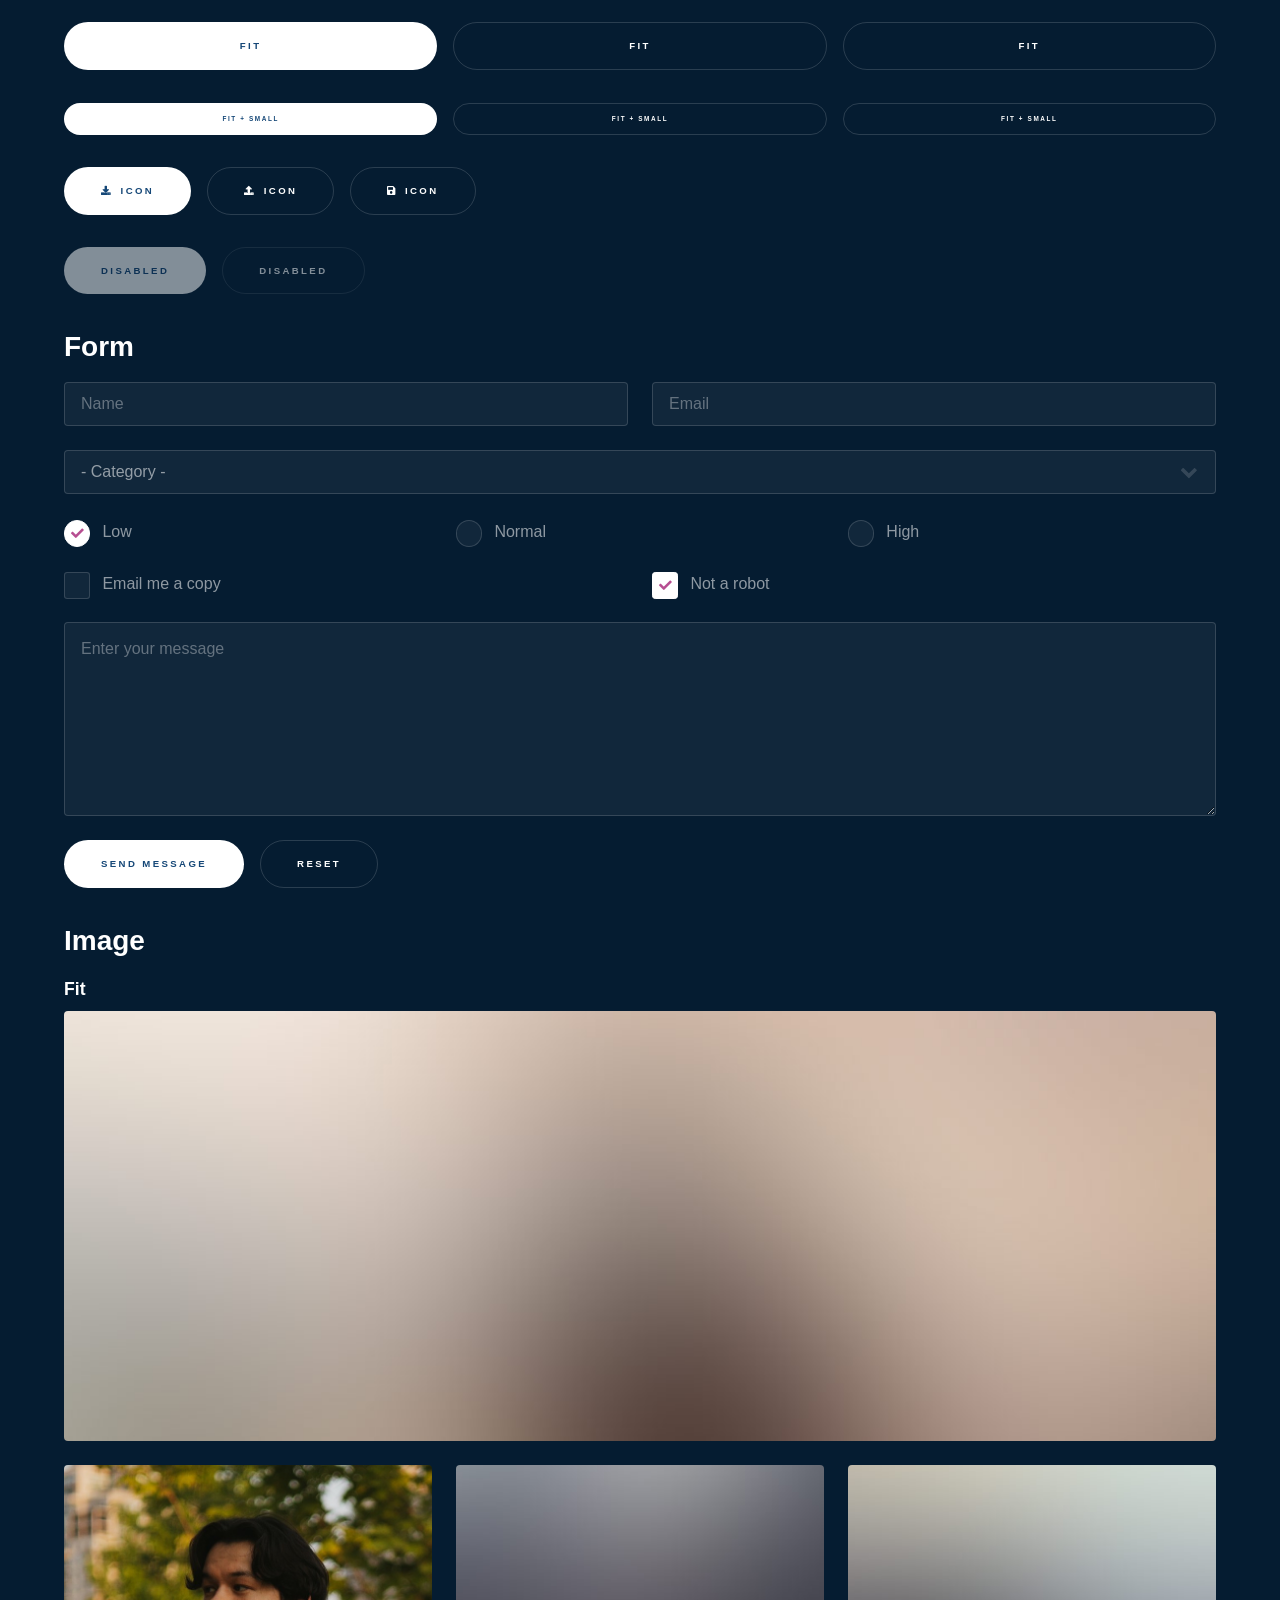
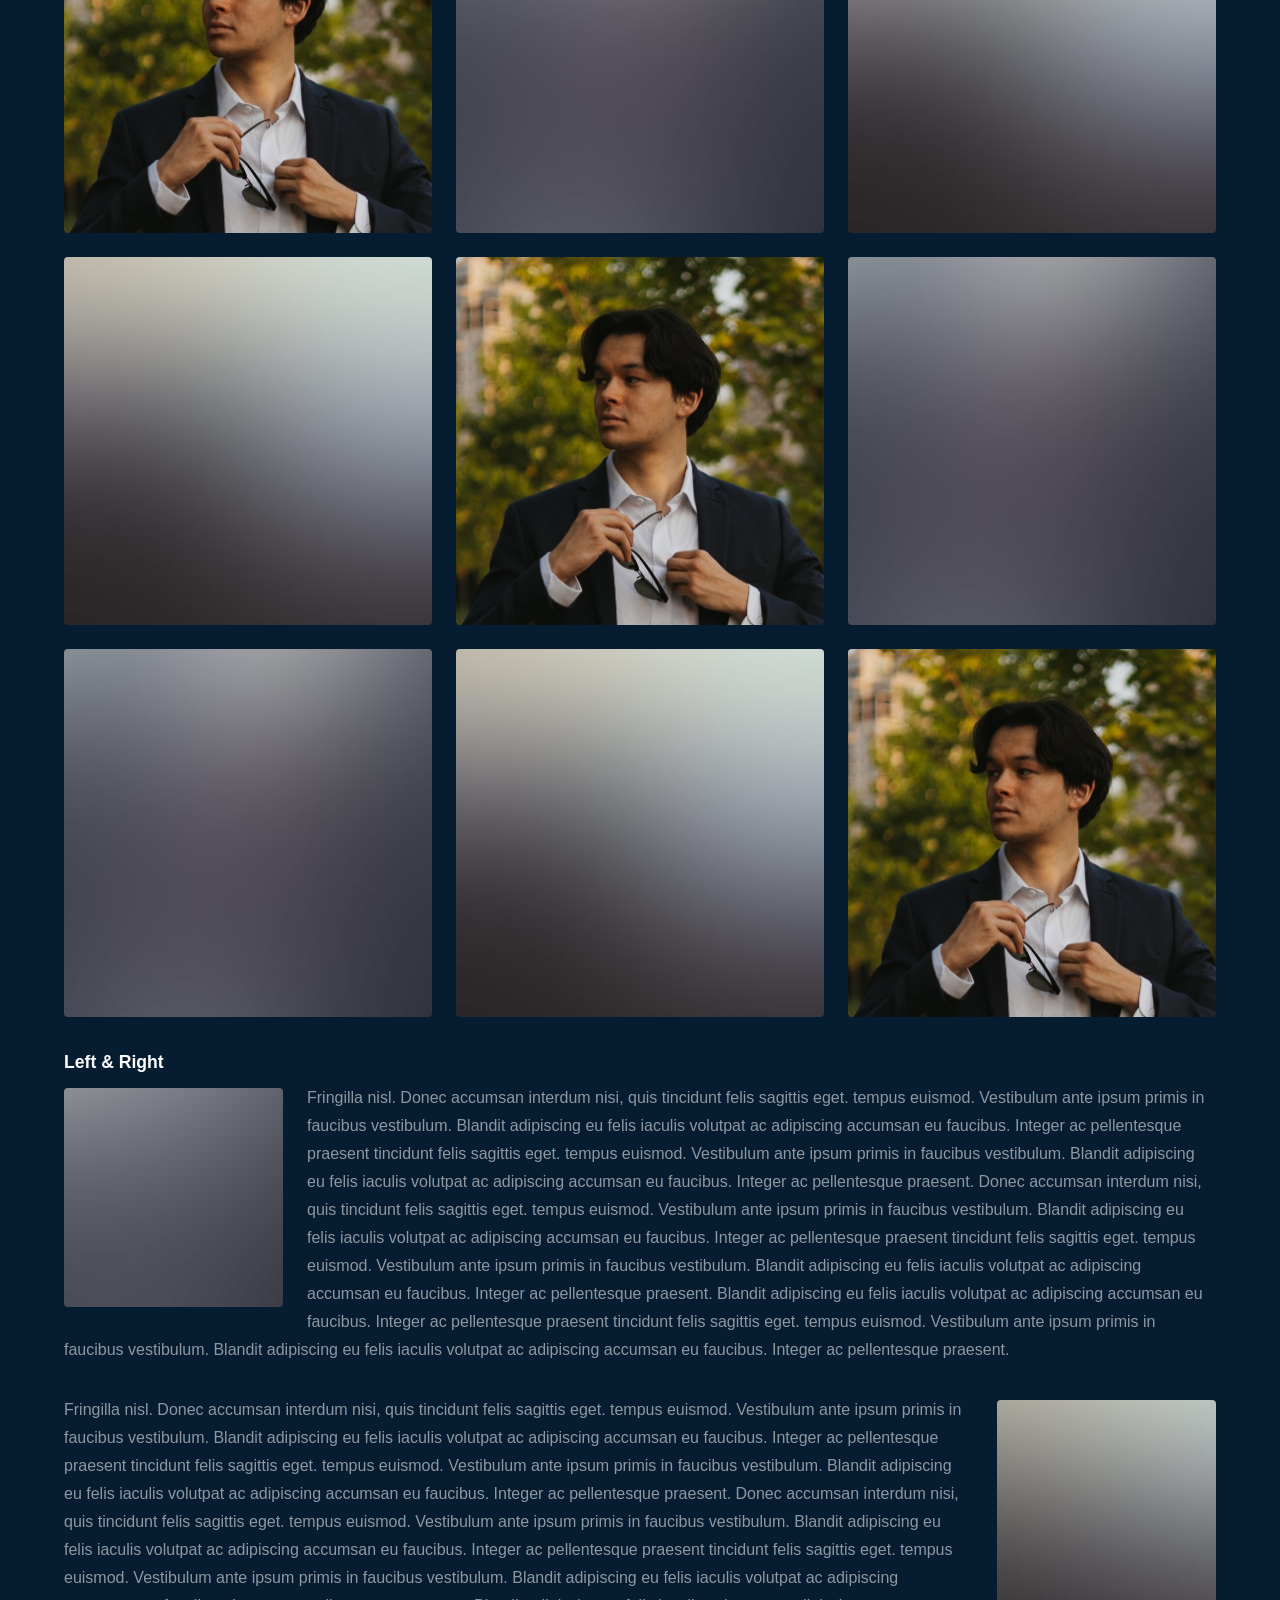
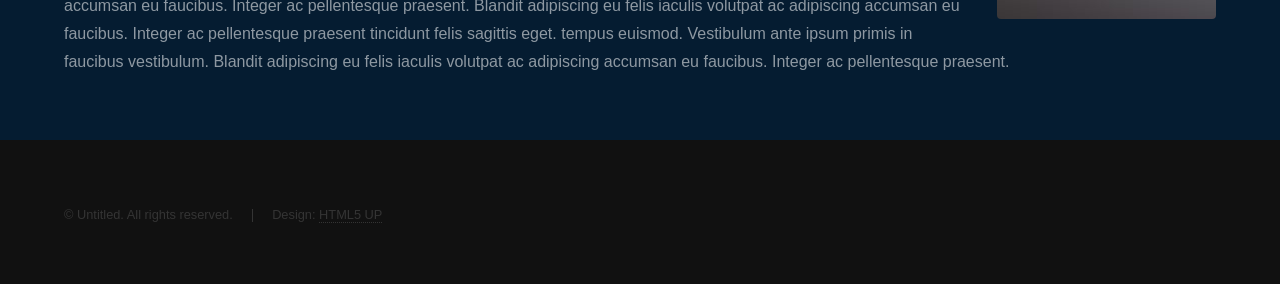
<file: Game.html>
<!DOCTYPE HTML>
<!--
	Hyperspace by HTML5 UP
	html5up.net | @ajlkn
	Free for personal and commercial use under the CCA 3.0 license (html5up.net/license)
-->
<html>
	<head>
		<title>Video Game — Thomas Nuhn</title>
		<meta charset="utf-8" />
		<meta name="viewport" content="width=device-width, initial-scale=1, user-scalable=no" />
		<link rel="stylesheet" href="assets/css/main.css" />
		<noscript><link rel="stylesheet" href="assets/css/noscript.css" /></noscript>
	</head>
	<body class="is-preload">

		<!-- Header -->
			<header id="header">
				<a href="index.html" class="title">Thomas Nuhn</a>
				<nav>
					<ul>
						<li><a href="index.html">Home</a></li>
						<li><a href="Programming.html">Code</a></li>
						<li><a href="Econ.html">ECON</a></li>
						<li><a href="Photography.html">Photos</a></li>
						<li><a href="Design.html">Design</a></li>
						<li><a href="Music.html">Audio</a></li>
						<li><a href="Video.html">Video</a></li>
						<li><a href="YouTube.html">YouTube</a></li>
						<li><a href="Game.html" class="active">Game</a></li>
					</ul>
				</nav>
			</header>
		<!-- Wrapper -->
			<div id="wrapper">

				<!-- Main -->
					<section id="main" class="wrapper">
						<div class="inner">
							<h1 class="major">Elements</h1>

							<!-- Text -->
								<section>
									<h2>Text</h2>
									<p>This is <b>bold</b> and this is <strong>strong</strong>. This is <i>italic</i> and this is <em>emphasized</em>.
									This is <sup>superscript</sup> text and this is <sub>subscript</sub> text.
									This is <u>underlined</u> and this is code: <code>for (;;) { ... }</code>. Finally, <a href="#">this is a link</a>.</p>
									<hr />
									<p>Nunc lacinia ante nunc ac lobortis. Interdum adipiscing gravida odio porttitor sem non mi integer non faucibus ornare mi ut ante amet placerat aliquet. Volutpat eu sed ante lacinia sapien lorem accumsan varius montes viverra nibh in adipiscing blandit tempus accumsan.</p>
									<hr />
									<h2>Heading Level 2</h2>
									<h3>Heading Level 3</h3>
									<h4>Heading Level 4</h4>
									<hr />
									<h3>Blockquote</h3>
									<blockquote>Fringilla nisl. Donec accumsan interdum nisi, quis tincidunt felis sagittis eget tempus euismod. Vestibulum ante ipsum primis in faucibus vestibulum. Blandit adipiscing eu felis iaculis volutpat ac adipiscing accumsan faucibus. Vestibulum ante ipsum primis in faucibus lorem ipsum dolor sit amet nullam adipiscing eu felis.</blockquote>
									<h3>Preformatted</h3>
									<pre><code>i = 0;

while (!deck.isInOrder()) {
    print 'Iteration ' + i;
    deck.shuffle();
    i++;
}

print 'It took ' + i + ' iterations to sort the deck.';</code></pre>
								</section>

							<!-- Lists -->
								<section>
									<h2>Lists</h2>
									<div class="row">
										<div class="col-6 col-12-medium">
											<h3>Unordered</h3>
											<ul>
												<li>Dolor pulvinar etiam.</li>
												<li>Sagittis adipiscing.</li>
												<li>Felis enim feugiat.</li>
											</ul>
											<h3>Alternate</h3>
											<ul class="alt">
												<li>Dolor pulvinar etiam.</li>
												<li>Sagittis adipiscing.</li>
												<li>Felis enim feugiat.</li>
											</ul>
										</div>
										<div class="col-6 col-12-medium">
											<h3>Ordered</h3>
											<ol>
												<li>Dolor pulvinar etiam.</li>
												<li>Etiam vel felis viverra.</li>
												<li>Felis enim feugiat.</li>
												<li>Dolor pulvinar etiam.</li>
												<li>Etiam vel felis lorem.</li>
												<li>Felis enim et feugiat.</li>
											</ol>
											<h3>Icons</h3>
											<ul class="icons">
												<li><a href="#" class="icon brands fa-twitter"><span class="label">Twitter</span></a></li>
												<li><a href="#" class="icon brands fa-facebook-f"><span class="label">Facebook</span></a></li>
												<li><a href="#" class="icon brands fa-instagram"><span class="label">Instagram</span></a></li>
												<li><a href="#" class="icon brands fa-github"><span class="label">Github</span></a></li>
											</ul>
										</div>
									</div>
									<h2>Actions</h2>
									<div class="row">
										<div class="col-6 col-12-medium">
											<ul class="actions">
												<li><a href="#" class="button primary">Default</a></li>
												<li><a href="#" class="button">Default</a></li>
											</ul>
											<ul class="actions small">
												<li><a href="#" class="button primary small">Small</a></li>
												<li><a href="#" class="button small">Small</a></li>
											</ul>
											<ul class="actions stacked">
												<li><a href="#" class="button primary">Default</a></li>
												<li><a href="#" class="button">Default</a></li>
											</ul>
											<ul class="actions stacked">
												<li><a href="#" class="button primary small">Small</a></li>
												<li><a href="#" class="button small">Small</a></li>
											</ul>
										</div>
										<div class="col-6 col-12-medium">
											<ul class="actions stacked">
												<li><a href="#" class="button primary fit">Default</a></li>
												<li><a href="#" class="button fit">Default</a></li>
											</ul>
											<ul class="actions stacked">
												<li><a href="#" class="button primary small fit">Small</a></li>
												<li><a href="#" class="button small fit">Small</a></li>
											</ul>
										</div>
									</div>
								</section>

							<!-- Table -->
								<section>
									<h2>Table</h2>
									<h3>Default</h3>
									<div class="table-wrapper">
										<table>
											<thead>
												<tr>
													<th>Name</th>
													<th>Description</th>
													<th>Price</th>
												</tr>
											</thead>
											<tbody>
												<tr>
													<td>Item One</td>
													<td>Ante turpis integer aliquet porttitor.</td>
													<td>29.99</td>
												</tr>
												<tr>
													<td>Item Two</td>
													<td>Vis ac commodo adipiscing arcu aliquet.</td>
													<td>19.99</td>
												</tr>
												<tr>
													<td>Item Three</td>
													<td> Morbi faucibus arcu accumsan lorem.</td>
													<td>29.99</td>
												</tr>
												<tr>
													<td>Item Four</td>
													<td>Vitae integer tempus condimentum.</td>
													<td>19.99</td>
												</tr>
												<tr>
													<td>Item Five</td>
													<td>Ante turpis integer aliquet porttitor.</td>
													<td>29.99</td>
												</tr>
											</tbody>
											<tfoot>
												<tr>
													<td colspan="2"></td>
													<td>100.00</td>
												</tr>
											</tfoot>
										</table>
									</div>

									<h3>Alternate</h3>
									<div class="table-wrapper">
										<table class="alt">
											<thead>
												<tr>
													<th>Name</th>
													<th>Description</th>
													<th>Price</th>
												</tr>
											</thead>
											<tbody>
												<tr>
													<td>Item One</td>
													<td>Ante turpis integer aliquet porttitor.</td>
													<td>29.99</td>
												</tr>
												<tr>
													<td>Item Two</td>
													<td>Vis ac commodo adipiscing arcu aliquet.</td>
													<td>19.99</td>
												</tr>
												<tr>
													<td>Item Three</td>
													<td> Morbi faucibus arcu accumsan lorem.</td>
													<td>29.99</td>
												</tr>
												<tr>
													<td>Item Four</td>
													<td>Vitae integer tempus condimentum.</td>
													<td>19.99</td>
												</tr>
												<tr>
													<td>Item Five</td>
													<td>Ante turpis integer aliquet porttitor.</td>
													<td>29.99</td>
												</tr>
											</tbody>
											<tfoot>
												<tr>
													<td colspan="2"></td>
													<td>100.00</td>
												</tr>
											</tfoot>
										</table>
									</div>
								</section>

							<!-- Buttons -->
								<section>
									<h3>Buttons</h3>
									<ul class="actions">
										<li><a href="#" class="button primary">Primary</a></li>
										<li><a href="#" class="button">Default</a></li>
									</ul>
									<ul class="actions">
										<li><a href="#" class="button large">Large</a></li>
										<li><a href="#" class="button">Default</a></li>
										<li><a href="#" class="button small">Small</a></li>
									</ul>
									<ul class="actions fit">
										<li><a href="#" class="button primary fit">Fit</a></li>
										<li><a href="#" class="button fit">Fit</a></li>
										<li><a href="#" class="button fit">Fit</a></li>
									</ul>
									<ul class="actions fit small">
										<li><a href="#" class="button primary fit small">Fit + Small</a></li>
										<li><a href="#" class="button fit small">Fit + Small</a></li>
										<li><a href="#" class="button fit small">Fit + Small</a></li>
									</ul>
									<ul class="actions">
										<li><a href="#" class="button primary icon solid fa-download">Icon</a></li>
										<li><a href="#" class="button icon solid fa-upload">Icon</a></li>
										<li><a href="#" class="button icon solid fa-save">Icon</a></li>
									</ul>
									<ul class="actions">
										<li><span class="button primary disabled">Disabled</span></li>
										<li><span class="button disabled">Disabled</span></li>
									</ul>
								</section>

							<!-- Form -->
								<section>
									<h2>Form</h2>
									<form method="post" action="#">
										<div class="row gtr-uniform">
											<div class="col-6 col-12-xsmall">
												<input type="text" name="demo-name" id="demo-name" value="" placeholder="Name" />
											</div>
											<div class="col-6 col-12-xsmall">
												<input type="email" name="demo-email" id="demo-email" value="" placeholder="Email" />
											</div>
											<div class="col-12">
												<select name="demo-category" id="demo-category">
													<option value="">- Category -</option>
													<option value="1">Manufacturing</option>
													<option value="1">Shipping</option>
													<option value="1">Administration</option>
													<option value="1">Human Resources</option>
												</select>
											</div>
											<div class="col-4 col-12-small">
												<input type="radio" id="demo-priority-low" name="demo-priority" checked>
												<label for="demo-priority-low">Low</label>
											</div>
											<div class="col-4 col-12-small">
												<input type="radio" id="demo-priority-normal" name="demo-priority">
												<label for="demo-priority-normal">Normal</label>
											</div>
											<div class="col-4 col-12-small">
												<input type="radio" id="demo-priority-high" name="demo-priority">
												<label for="demo-priority-high">High</label>
											</div>
											<div class="col-6 col-12-small">
												<input type="checkbox" id="demo-copy" name="demo-copy">
												<label for="demo-copy">Email me a copy</label>
											</div>
											<div class="col-6 col-12-small">
												<input type="checkbox" id="demo-human" name="demo-human" checked>
												<label for="demo-human">Not a robot</label>
											</div>
											<div class="col-12">
												<textarea name="demo-message" id="demo-message" placeholder="Enter your message" rows="6"></textarea>
											</div>
											<div class="col-12">
												<ul class="actions">
													<li><input type="submit" value="Send Message" class="primary" /></li>
													<li><input type="reset" value="Reset" /></li>
												</ul>
											</div>
										</div>
									</form>
								</section>

							<!-- Image -->
								<section>
									<h2>Image</h2>
									<h3>Fit</h3>
									<div class="box alt">
										<div class="row gtr-uniform">
											<div class="col-12"><span class="image fit"><img src="images/pic04.jpg" alt="" /></span></div>
											<div class="col-4"><span class="image fit"><img src="images/pic01.jpg" alt="" /></span></div>
											<div class="col-4"><span class="image fit"><img src="images/pic02.jpg" alt="" /></span></div>
											<div class="col-4"><span class="image fit"><img src="images/pic03.jpg" alt="" /></span></div>
											<div class="col-4"><span class="image fit"><img src="images/pic03.jpg" alt="" /></span></div>
											<div class="col-4"><span class="image fit"><img src="images/pic01.jpg" alt="" /></span></div>
											<div class="col-4"><span class="image fit"><img src="images/pic02.jpg" alt="" /></span></div>
											<div class="col-4"><span class="image fit"><img src="images/pic02.jpg" alt="" /></span></div>
											<div class="col-4"><span class="image fit"><img src="images/pic03.jpg" alt="" /></span></div>
											<div class="col-4"><span class="image fit"><img src="images/pic01.jpg" alt="" /></span></div>
										</div>
									</div>
									<h3>Left &amp; Right</h3>
									<p><span class="image left"><img src="images/pic05.jpg" alt="" /></span>Fringilla nisl. Donec accumsan interdum nisi, quis tincidunt felis sagittis eget. tempus euismod. Vestibulum ante ipsum primis in faucibus vestibulum. Blandit adipiscing eu felis iaculis volutpat ac adipiscing accumsan eu faucibus. Integer ac pellentesque praesent tincidunt felis sagittis eget. tempus euismod. Vestibulum ante ipsum primis in faucibus vestibulum. Blandit adipiscing eu felis iaculis volutpat ac adipiscing accumsan eu faucibus. Integer ac pellentesque praesent. Donec accumsan interdum nisi, quis tincidunt felis sagittis eget. tempus euismod. Vestibulum ante ipsum primis in faucibus vestibulum. Blandit adipiscing eu felis iaculis volutpat ac adipiscing accumsan eu faucibus. Integer ac pellentesque praesent tincidunt felis sagittis eget. tempus euismod. Vestibulum ante ipsum primis in faucibus vestibulum. Blandit adipiscing eu felis iaculis volutpat ac adipiscing accumsan eu faucibus. Integer ac pellentesque praesent. Blandit adipiscing eu felis iaculis volutpat ac adipiscing accumsan eu faucibus. Integer ac pellentesque praesent tincidunt felis sagittis eget. tempus euismod. Vestibulum ante ipsum primis in faucibus vestibulum. Blandit adipiscing eu felis iaculis volutpat ac adipiscing accumsan eu faucibus. Integer ac pellentesque praesent.</p>
									<p><span class="image right"><img src="images/pic06.jpg" alt="" /></span>Fringilla nisl. Donec accumsan interdum nisi, quis tincidunt felis sagittis eget. tempus euismod. Vestibulum ante ipsum primis in faucibus vestibulum. Blandit adipiscing eu felis iaculis volutpat ac adipiscing accumsan eu faucibus. Integer ac pellentesque praesent tincidunt felis sagittis eget. tempus euismod. Vestibulum ante ipsum primis in faucibus vestibulum. Blandit adipiscing eu felis iaculis volutpat ac adipiscing accumsan eu faucibus. Integer ac pellentesque praesent. Donec accumsan interdum nisi, quis tincidunt felis sagittis eget. tempus euismod. Vestibulum ante ipsum primis in faucibus vestibulum. Blandit adipiscing eu felis iaculis volutpat ac adipiscing accumsan eu faucibus. Integer ac pellentesque praesent tincidunt felis sagittis eget. tempus euismod. Vestibulum ante ipsum primis in faucibus vestibulum. Blandit adipiscing eu felis iaculis volutpat ac adipiscing accumsan eu faucibus. Integer ac pellentesque praesent. Blandit adipiscing eu felis iaculis volutpat ac adipiscing accumsan eu faucibus. Integer ac pellentesque praesent tincidunt felis sagittis eget. tempus euismod. Vestibulum ante ipsum primis in faucibus vestibulum. Blandit adipiscing eu felis iaculis volutpat ac adipiscing accumsan eu faucibus. Integer ac pellentesque praesent.</p>
								</section>

						</div>
					</section>

			</div>

		<!-- Footer -->
			<footer id="footer" class="wrapper alt">
				<div class="inner">
					<ul class="menu">
						<li>&copy; Untitled. All rights reserved.</li><li>Design: <a href="http://html5up.net">HTML5 UP</a></li>
					</ul>
				</div>
			</footer>

		<!-- Scripts -->
			<script src="assets/js/jquery.min.js"></script>
			<script src="assets/js/jquery.scrollex.min.js"></script>
			<script src="assets/js/jquery.scrolly.min.js"></script>
			<script src="assets/js/browser.min.js"></script>
			<script src="assets/js/breakpoints.min.js"></script>
			<script src="assets/js/util.js"></script>
			<script src="assets/js/main.js"></script>

	</body>
</html>
</file>
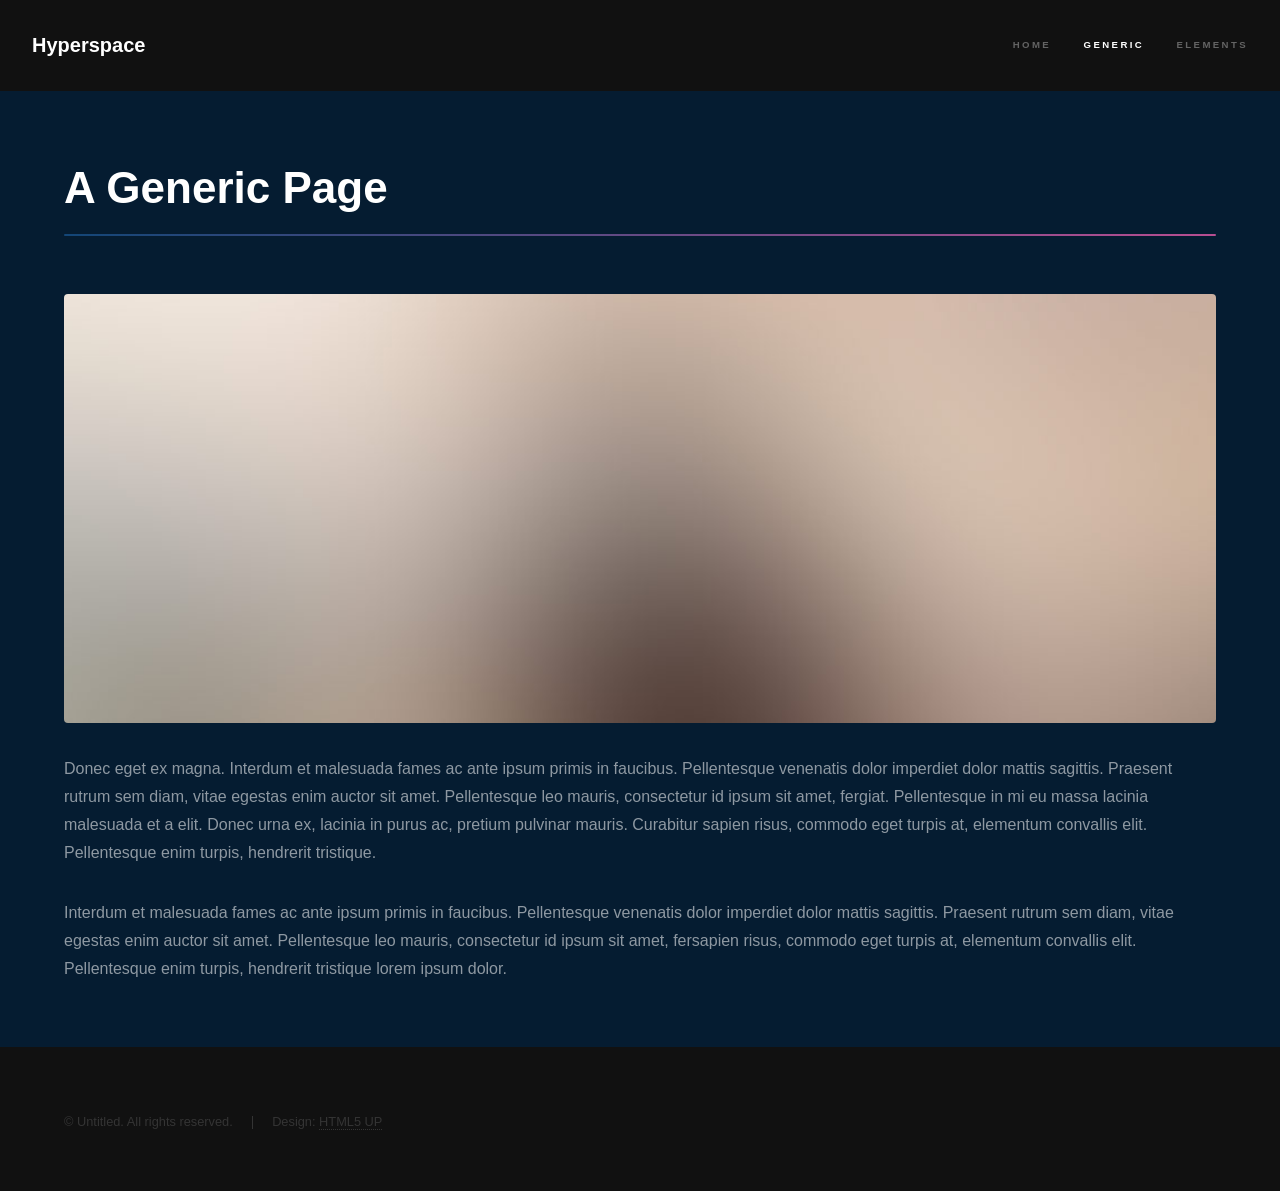
<file: generic.html>
<!DOCTYPE HTML>
<!--
	Hyperspace by HTML5 UP
	html5up.net | @ajlkn
	Free for personal and commercial use under the CCA 3.0 license (html5up.net/license)
-->
<html>
	<head>
		<title>Generic - Hyperspace by HTML5 UP</title>
		<meta charset="utf-8" />
		<meta name="viewport" content="width=device-width, initial-scale=1, user-scalable=no" />
		<link rel="stylesheet" href="assets/css/main.css" />
		<noscript><link rel="stylesheet" href="assets/css/noscript.css" /></noscript>
	</head>
	<body class="is-preload">

		<!-- Header -->
			<header id="header">
				<a href="index.html" class="title">Hyperspace</a>
				<nav>
					<ul>
						<li><a href="index.html">Home</a></li>
						<li><a href="generic.html" class="active">Generic</a></li>
						<li><a href="elements.html">Elements</a></li>
					</ul>
				</nav>
			</header>

		<!-- Wrapper -->
			<div id="wrapper">

				<!-- Main -->
					<section id="main" class="wrapper">
						<div class="inner">
							<h1 class="major">A Generic Page</h1>
							<span class="image fit"><img src="images/pic04.jpg" alt="" /></span>
							<p>Donec eget ex magna. Interdum et malesuada fames ac ante ipsum primis in faucibus. Pellentesque venenatis dolor imperdiet dolor mattis sagittis. Praesent rutrum sem diam, vitae egestas enim auctor sit amet. Pellentesque leo mauris, consectetur id ipsum sit amet, fergiat. Pellentesque in mi eu massa lacinia malesuada et a elit. Donec urna ex, lacinia in purus ac, pretium pulvinar mauris. Curabitur sapien risus, commodo eget turpis at, elementum convallis elit. Pellentesque enim turpis, hendrerit tristique.</p>
							<p>Interdum et malesuada fames ac ante ipsum primis in faucibus. Pellentesque venenatis dolor imperdiet dolor mattis sagittis. Praesent rutrum sem diam, vitae egestas enim auctor sit amet. Pellentesque leo mauris, consectetur id ipsum sit amet, fersapien risus, commodo eget turpis at, elementum convallis elit. Pellentesque enim turpis, hendrerit tristique lorem ipsum dolor.</p>
						</div>
					</section>

			</div>

		<!-- Footer -->
			<footer id="footer" class="wrapper alt">
				<div class="inner">
					<ul class="menu">
						<li>&copy; Untitled. All rights reserved.</li><li>Design: <a href="http://html5up.net">HTML5 UP</a></li>
					</ul>
				</div>
			</footer>

		<!-- Scripts -->
			<script src="assets/js/jquery.min.js"></script>
			<script src="assets/js/jquery.scrollex.min.js"></script>
			<script src="assets/js/jquery.scrolly.min.js"></script>
			<script src="assets/js/browser.min.js"></script>
			<script src="assets/js/breakpoints.min.js"></script>
			<script src="assets/js/util.js"></script>
			<script src="assets/js/main.js"></script>

	</body>
</html>
</file>
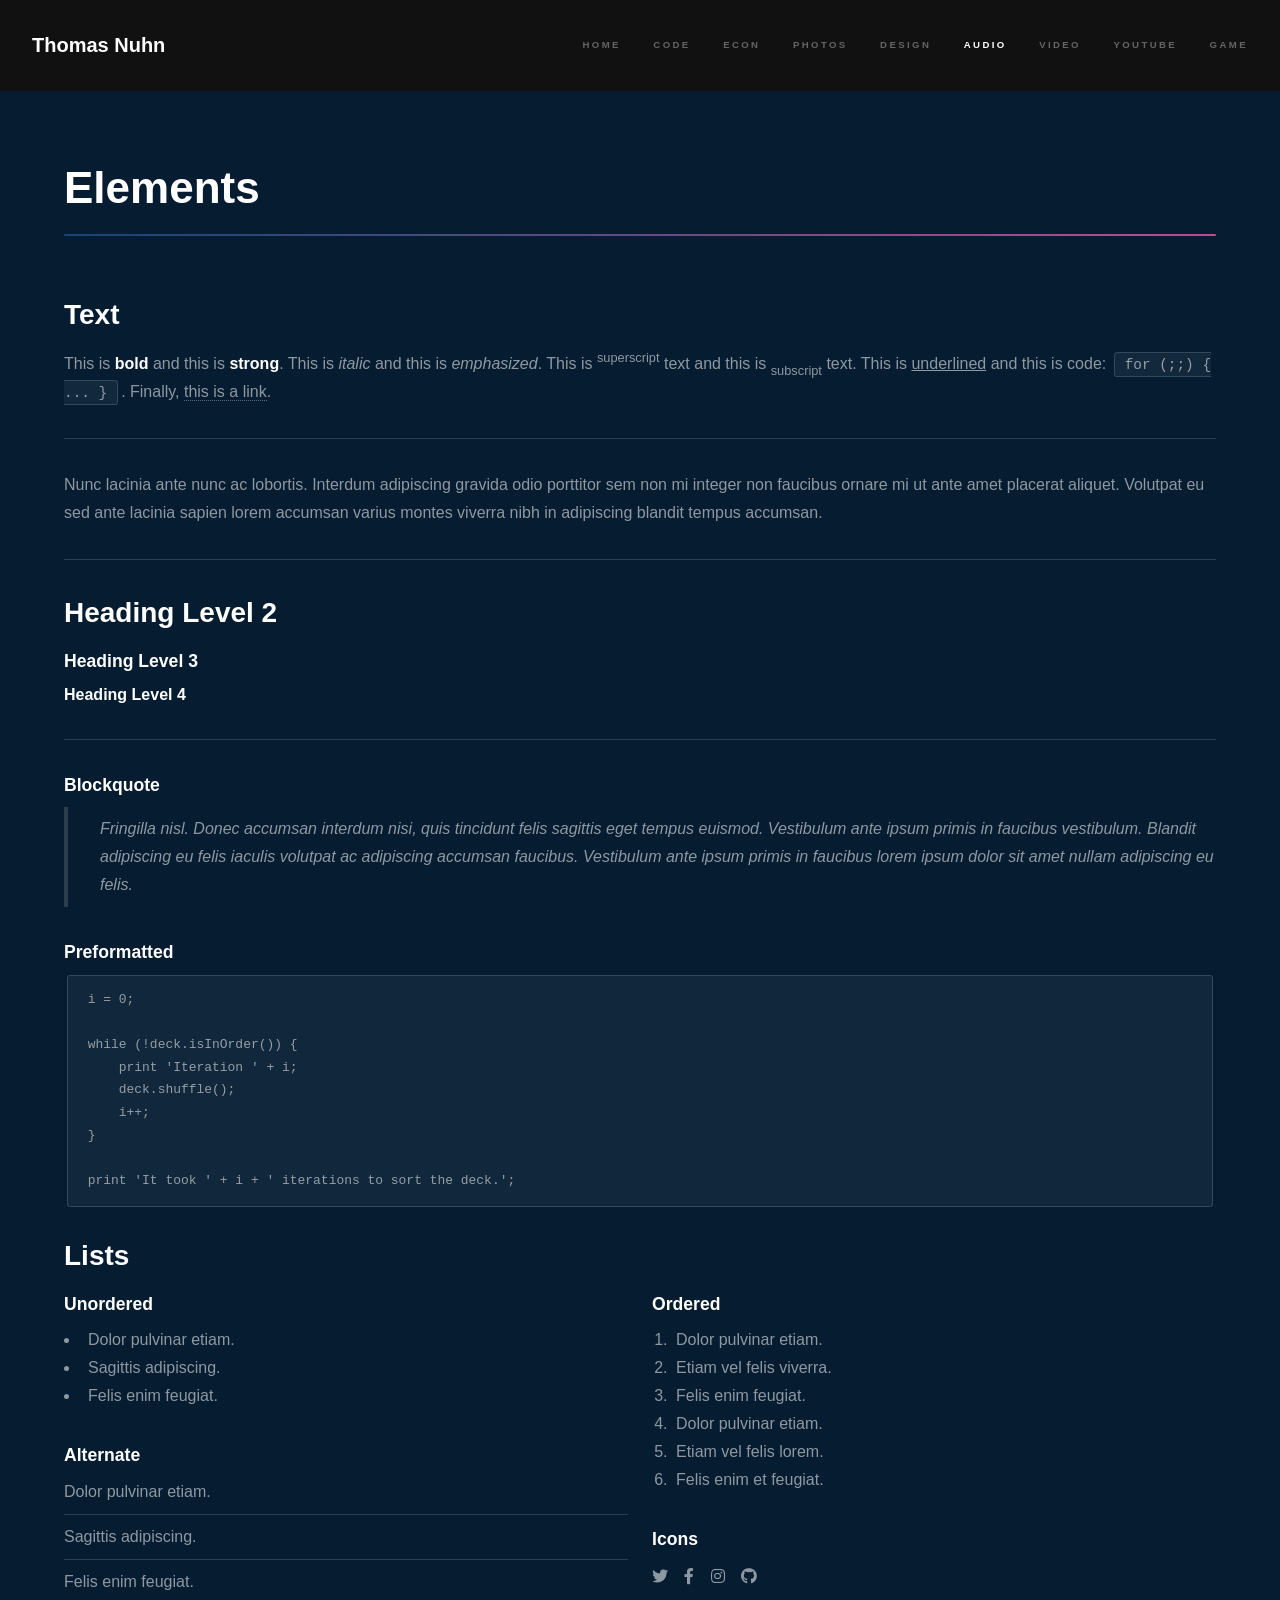
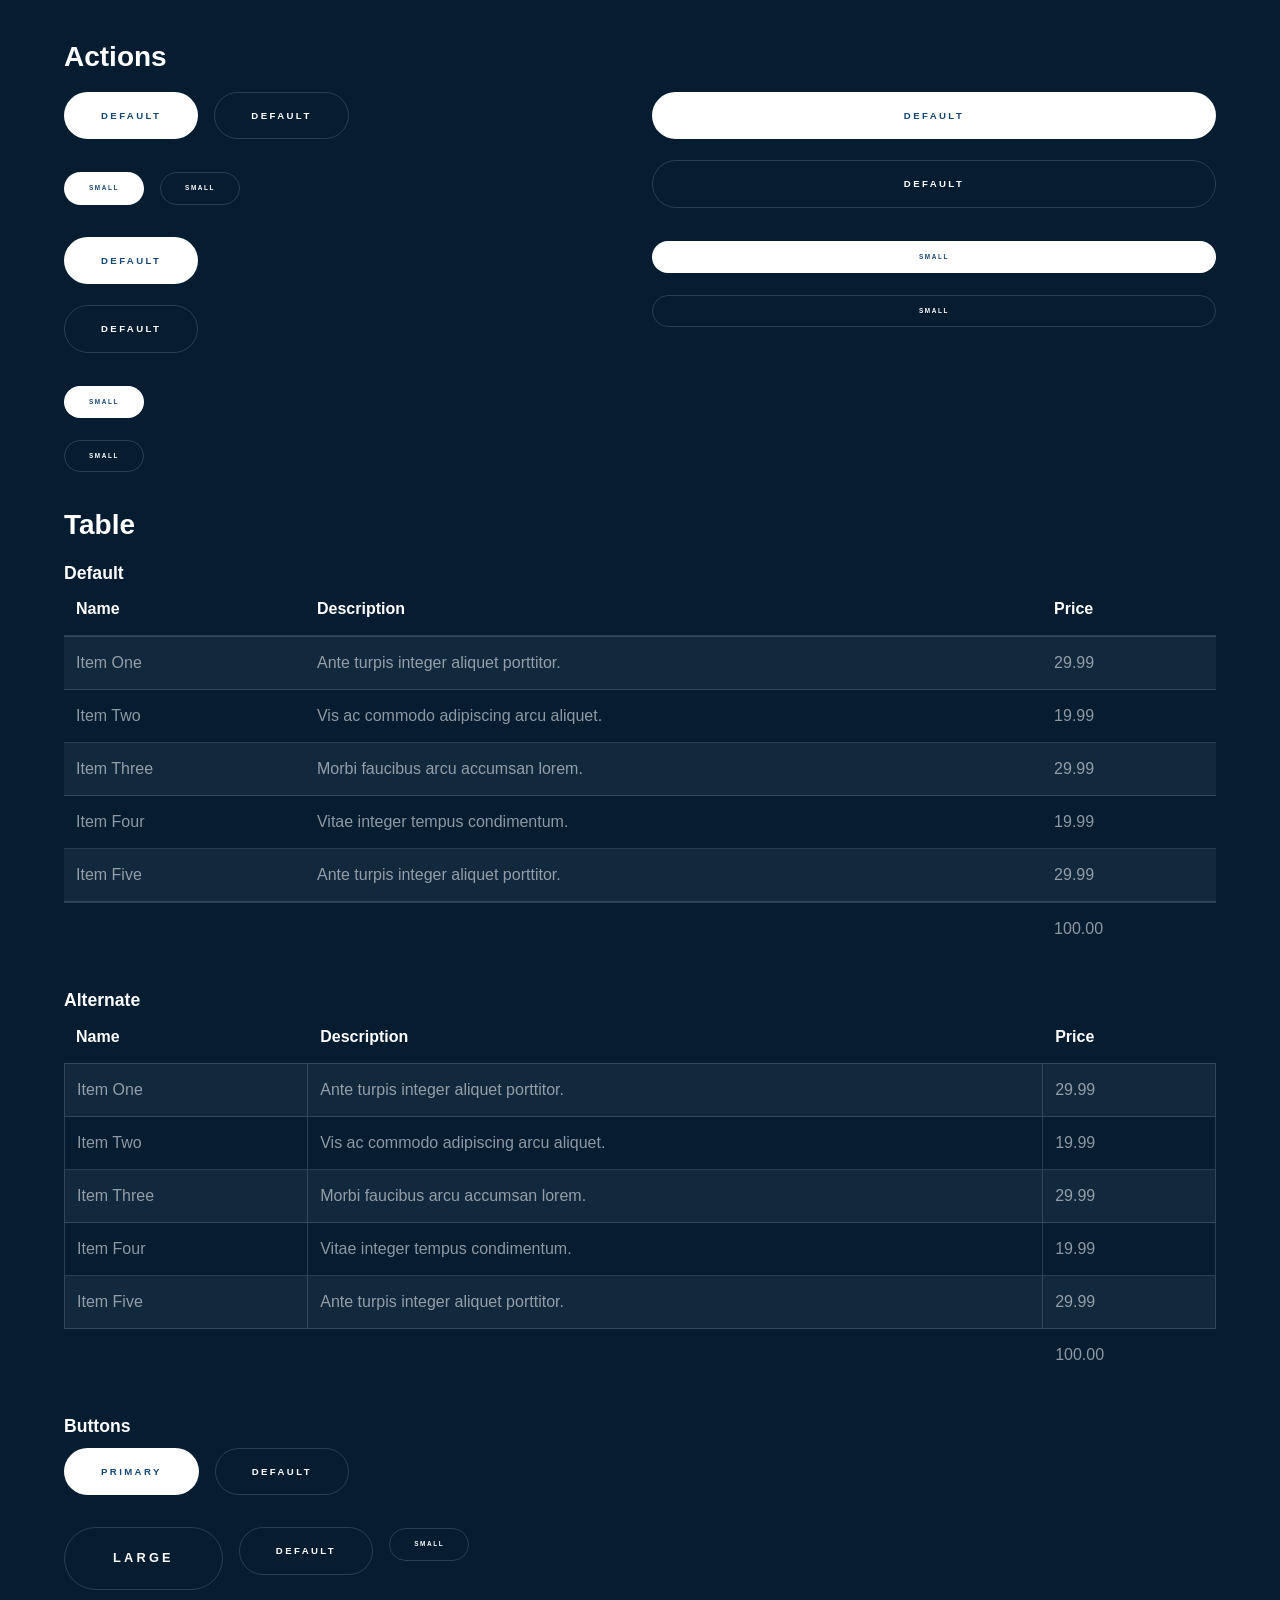
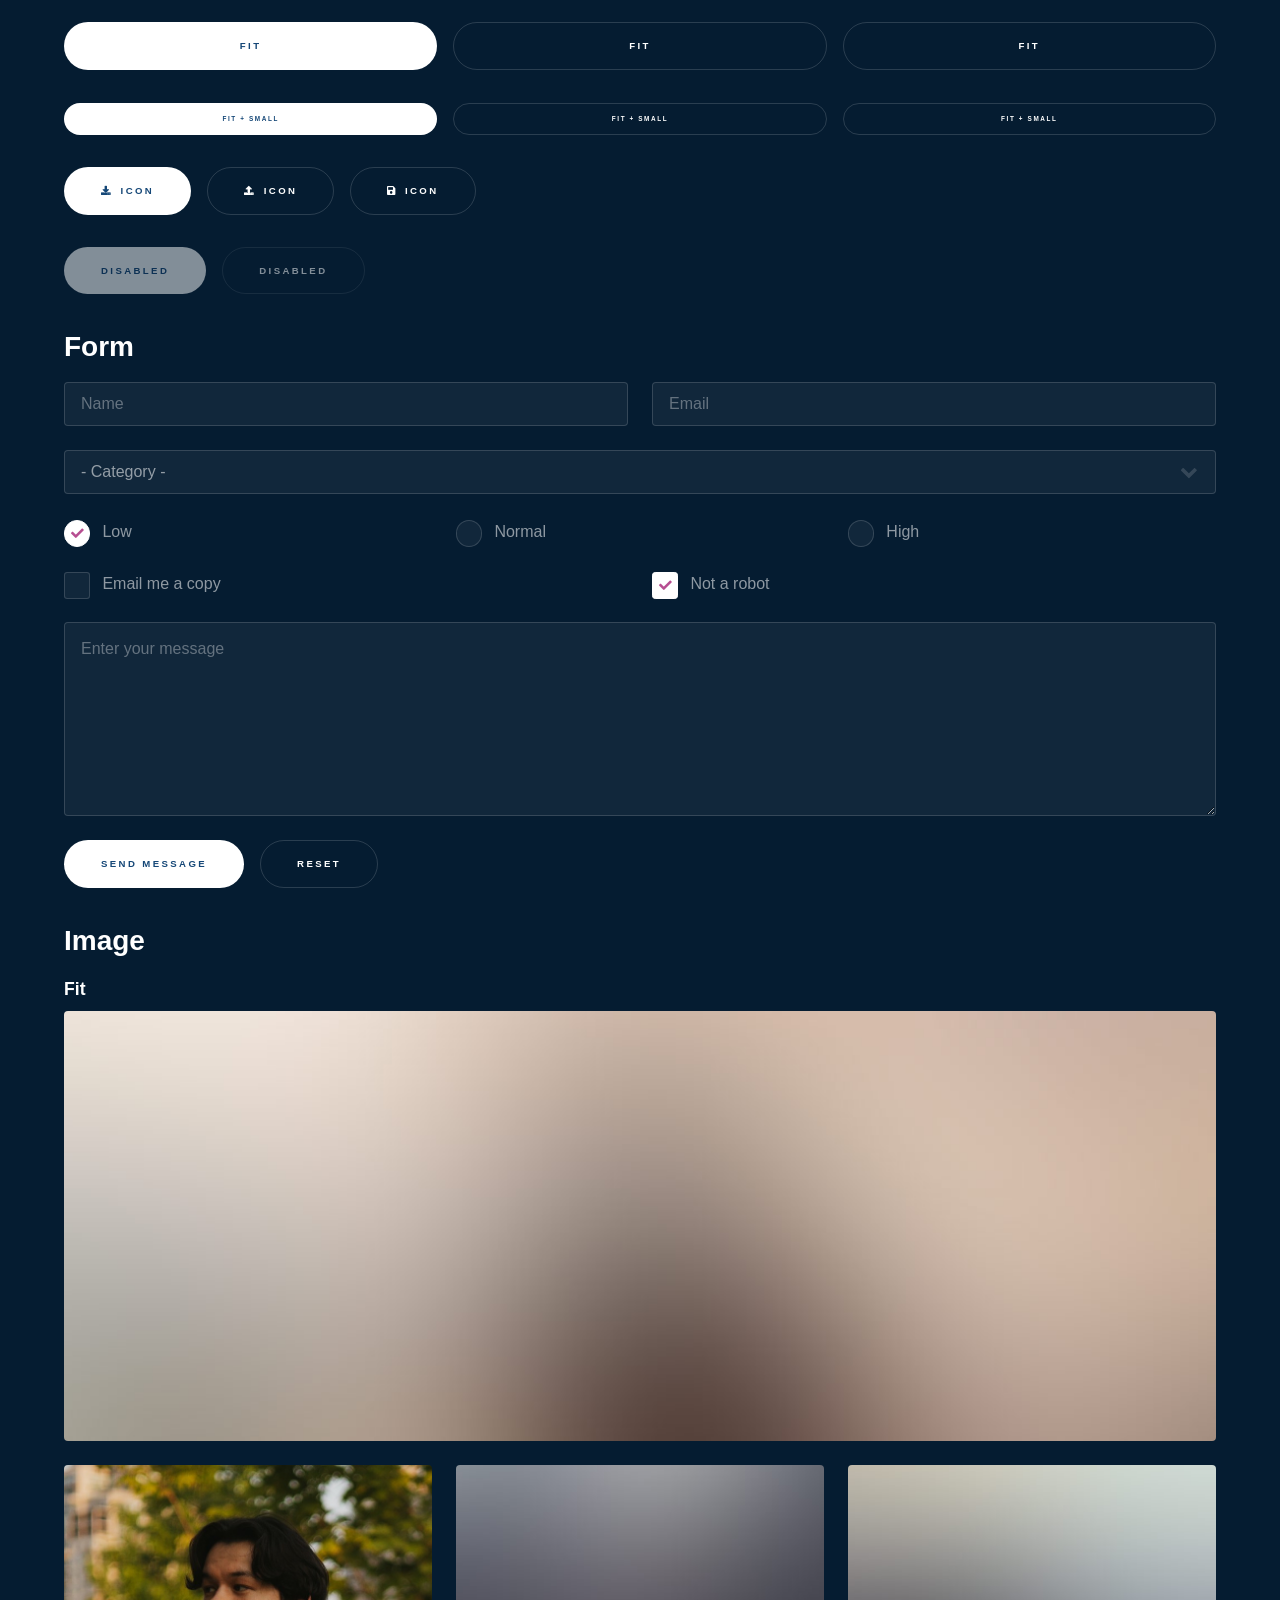
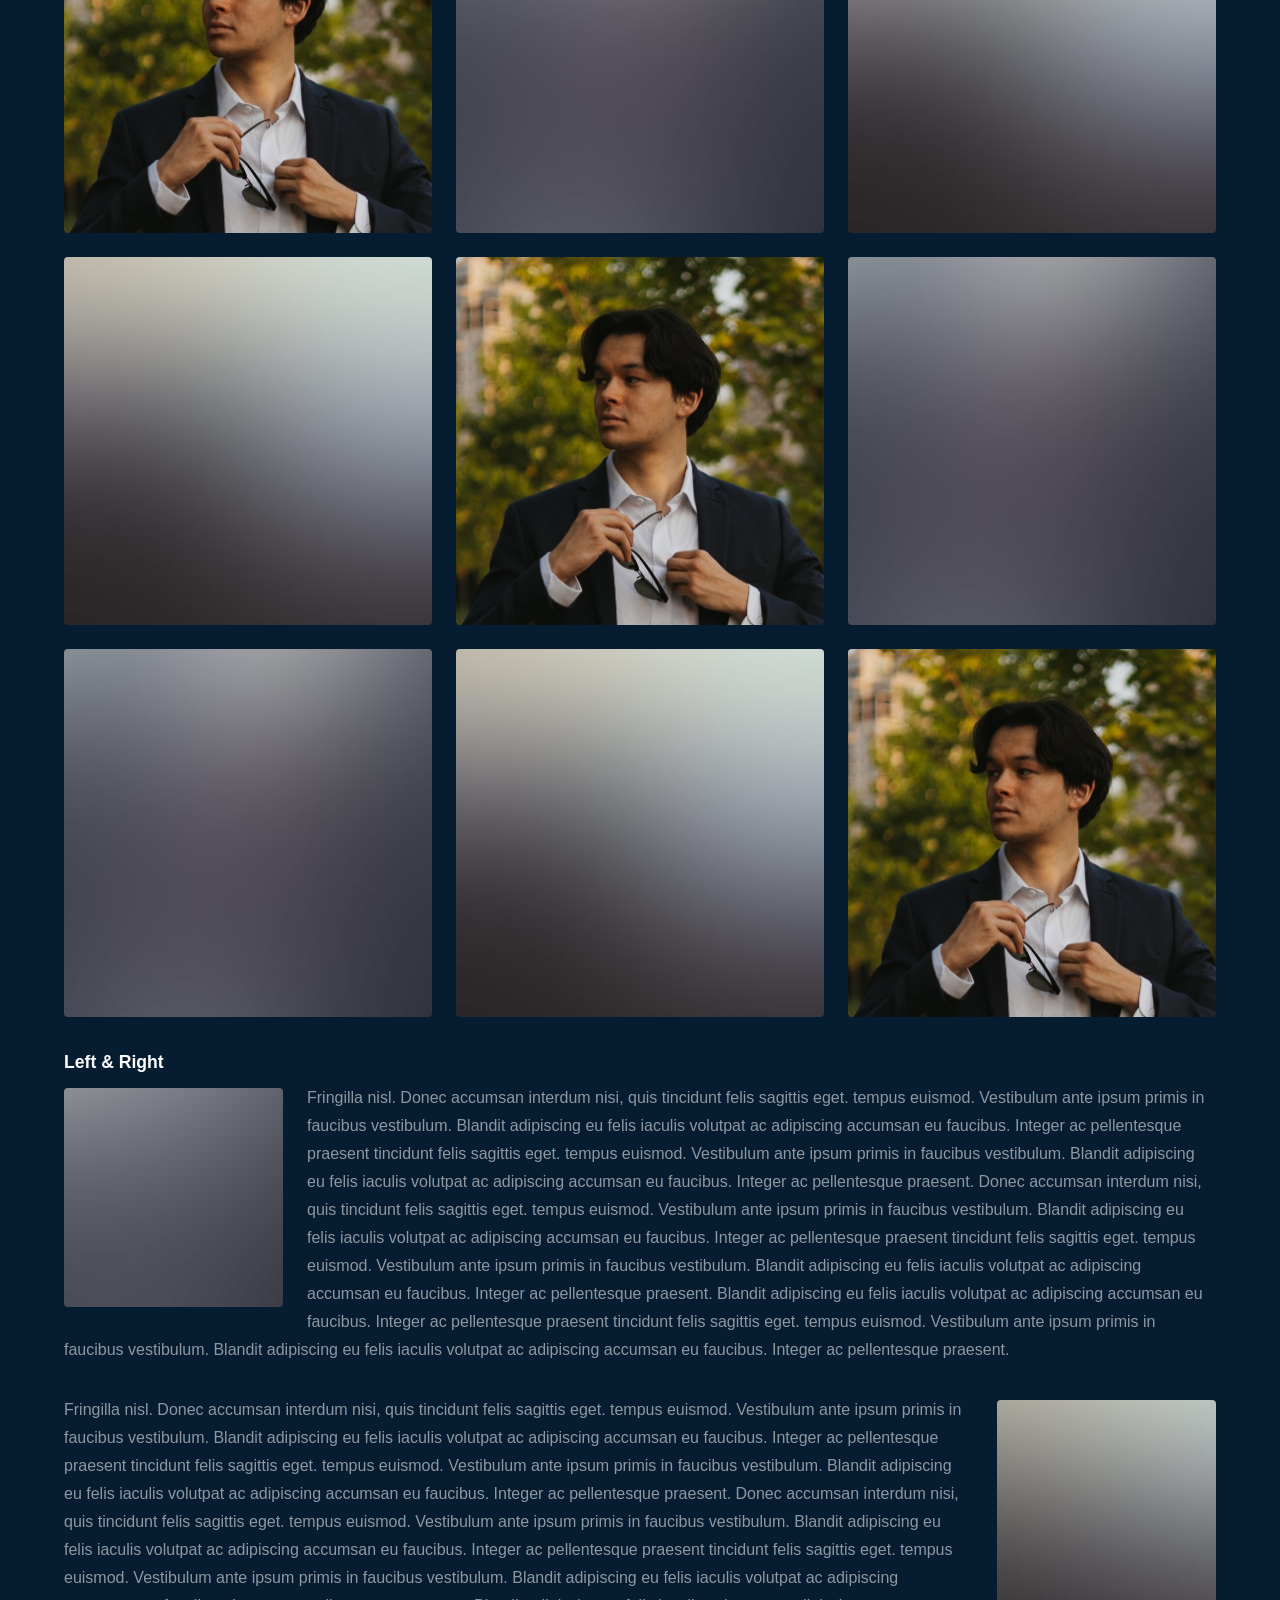
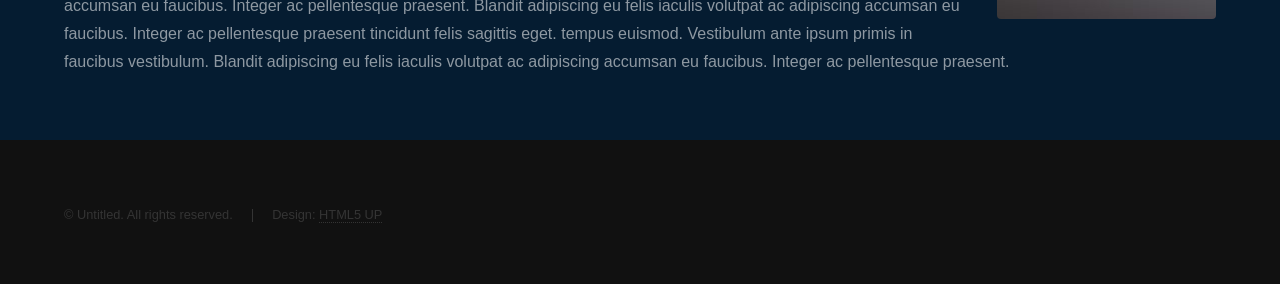
<file: Music.html>
<!DOCTYPE HTML>
<!--
	Hyperspace by HTML5 UP
	html5up.net | @ajlkn
	Free for personal and commercial use under the CCA 3.0 license (html5up.net/license)
-->
<html>
	<head>
		<title>Audio Work — Thomas Nuhn</title>
		<meta charset="utf-8" />
		<meta name="viewport" content="width=device-width, initial-scale=1, user-scalable=no" />
		<link rel="stylesheet" href="assets/css/main.css" />
		<noscript><link rel="stylesheet" href="assets/css/noscript.css" /></noscript>
	</head>
	<body class="is-preload">

		<!-- Header -->
			<header id="header">
				<a href="index.html" class="title">Thomas Nuhn</a>
				<nav>
					<ul>
						<li><a href="index.html">Home</a></li>
						<li><a href="Programming.html">Code</a></li>
						<li><a href="Econ.html">ECON</a></li>
						<li><a href="Photography.html">Photos</a></li>
						<li><a href="Design.html">Design</a></li>
						<li><a href="Music.html" class="active">Audio</a></li>
						<li><a href="Video.html">Video</a></li>
						<li><a href="YouTube.html">YouTube</a></li>
						<li><a href="Game.html">Game</a></li>
					</ul>
				</nav>
			</header>

		<!-- Wrapper -->
			<div id="wrapper">

				<!-- Main -->
					<section id="main" class="wrapper">
						<div class="inner">
							<h1 class="major">Elements</h1>

							<!-- Text -->
								<section>
									<h2>Text</h2>
									<p>This is <b>bold</b> and this is <strong>strong</strong>. This is <i>italic</i> and this is <em>emphasized</em>.
									This is <sup>superscript</sup> text and this is <sub>subscript</sub> text.
									This is <u>underlined</u> and this is code: <code>for (;;) { ... }</code>. Finally, <a href="#">this is a link</a>.</p>
									<hr />
									<p>Nunc lacinia ante nunc ac lobortis. Interdum adipiscing gravida odio porttitor sem non mi integer non faucibus ornare mi ut ante amet placerat aliquet. Volutpat eu sed ante lacinia sapien lorem accumsan varius montes viverra nibh in adipiscing blandit tempus accumsan.</p>
									<hr />
									<h2>Heading Level 2</h2>
									<h3>Heading Level 3</h3>
									<h4>Heading Level 4</h4>
									<hr />
									<h3>Blockquote</h3>
									<blockquote>Fringilla nisl. Donec accumsan interdum nisi, quis tincidunt felis sagittis eget tempus euismod. Vestibulum ante ipsum primis in faucibus vestibulum. Blandit adipiscing eu felis iaculis volutpat ac adipiscing accumsan faucibus. Vestibulum ante ipsum primis in faucibus lorem ipsum dolor sit amet nullam adipiscing eu felis.</blockquote>
									<h3>Preformatted</h3>
									<pre><code>i = 0;

while (!deck.isInOrder()) {
    print 'Iteration ' + i;
    deck.shuffle();
    i++;
}

print 'It took ' + i + ' iterations to sort the deck.';</code></pre>
								</section>

							<!-- Lists -->
								<section>
									<h2>Lists</h2>
									<div class="row">
										<div class="col-6 col-12-medium">
											<h3>Unordered</h3>
											<ul>
												<li>Dolor pulvinar etiam.</li>
												<li>Sagittis adipiscing.</li>
												<li>Felis enim feugiat.</li>
											</ul>
											<h3>Alternate</h3>
											<ul class="alt">
												<li>Dolor pulvinar etiam.</li>
												<li>Sagittis adipiscing.</li>
												<li>Felis enim feugiat.</li>
											</ul>
										</div>
										<div class="col-6 col-12-medium">
											<h3>Ordered</h3>
											<ol>
												<li>Dolor pulvinar etiam.</li>
												<li>Etiam vel felis viverra.</li>
												<li>Felis enim feugiat.</li>
												<li>Dolor pulvinar etiam.</li>
												<li>Etiam vel felis lorem.</li>
												<li>Felis enim et feugiat.</li>
											</ol>
											<h3>Icons</h3>
											<ul class="icons">
												<li><a href="#" class="icon brands fa-twitter"><span class="label">Twitter</span></a></li>
												<li><a href="#" class="icon brands fa-facebook-f"><span class="label">Facebook</span></a></li>
												<li><a href="#" class="icon brands fa-instagram"><span class="label">Instagram</span></a></li>
												<li><a href="#" class="icon brands fa-github"><span class="label">Github</span></a></li>
											</ul>
										</div>
									</div>
									<h2>Actions</h2>
									<div class="row">
										<div class="col-6 col-12-medium">
											<ul class="actions">
												<li><a href="#" class="button primary">Default</a></li>
												<li><a href="#" class="button">Default</a></li>
											</ul>
											<ul class="actions small">
												<li><a href="#" class="button primary small">Small</a></li>
												<li><a href="#" class="button small">Small</a></li>
											</ul>
											<ul class="actions stacked">
												<li><a href="#" class="button primary">Default</a></li>
												<li><a href="#" class="button">Default</a></li>
											</ul>
											<ul class="actions stacked">
												<li><a href="#" class="button primary small">Small</a></li>
												<li><a href="#" class="button small">Small</a></li>
											</ul>
										</div>
										<div class="col-6 col-12-medium">
											<ul class="actions stacked">
												<li><a href="#" class="button primary fit">Default</a></li>
												<li><a href="#" class="button fit">Default</a></li>
											</ul>
											<ul class="actions stacked">
												<li><a href="#" class="button primary small fit">Small</a></li>
												<li><a href="#" class="button small fit">Small</a></li>
											</ul>
										</div>
									</div>
								</section>

							<!-- Table -->
								<section>
									<h2>Table</h2>
									<h3>Default</h3>
									<div class="table-wrapper">
										<table>
											<thead>
												<tr>
													<th>Name</th>
													<th>Description</th>
													<th>Price</th>
												</tr>
											</thead>
											<tbody>
												<tr>
													<td>Item One</td>
													<td>Ante turpis integer aliquet porttitor.</td>
													<td>29.99</td>
												</tr>
												<tr>
													<td>Item Two</td>
													<td>Vis ac commodo adipiscing arcu aliquet.</td>
													<td>19.99</td>
												</tr>
												<tr>
													<td>Item Three</td>
													<td> Morbi faucibus arcu accumsan lorem.</td>
													<td>29.99</td>
												</tr>
												<tr>
													<td>Item Four</td>
													<td>Vitae integer tempus condimentum.</td>
													<td>19.99</td>
												</tr>
												<tr>
													<td>Item Five</td>
													<td>Ante turpis integer aliquet porttitor.</td>
													<td>29.99</td>
												</tr>
											</tbody>
											<tfoot>
												<tr>
													<td colspan="2"></td>
													<td>100.00</td>
												</tr>
											</tfoot>
										</table>
									</div>

									<h3>Alternate</h3>
									<div class="table-wrapper">
										<table class="alt">
											<thead>
												<tr>
													<th>Name</th>
													<th>Description</th>
													<th>Price</th>
												</tr>
											</thead>
											<tbody>
												<tr>
													<td>Item One</td>
													<td>Ante turpis integer aliquet porttitor.</td>
													<td>29.99</td>
												</tr>
												<tr>
													<td>Item Two</td>
													<td>Vis ac commodo adipiscing arcu aliquet.</td>
													<td>19.99</td>
												</tr>
												<tr>
													<td>Item Three</td>
													<td> Morbi faucibus arcu accumsan lorem.</td>
													<td>29.99</td>
												</tr>
												<tr>
													<td>Item Four</td>
													<td>Vitae integer tempus condimentum.</td>
													<td>19.99</td>
												</tr>
												<tr>
													<td>Item Five</td>
													<td>Ante turpis integer aliquet porttitor.</td>
													<td>29.99</td>
												</tr>
											</tbody>
											<tfoot>
												<tr>
													<td colspan="2"></td>
													<td>100.00</td>
												</tr>
											</tfoot>
										</table>
									</div>
								</section>

							<!-- Buttons -->
								<section>
									<h3>Buttons</h3>
									<ul class="actions">
										<li><a href="#" class="button primary">Primary</a></li>
										<li><a href="#" class="button">Default</a></li>
									</ul>
									<ul class="actions">
										<li><a href="#" class="button large">Large</a></li>
										<li><a href="#" class="button">Default</a></li>
										<li><a href="#" class="button small">Small</a></li>
									</ul>
									<ul class="actions fit">
										<li><a href="#" class="button primary fit">Fit</a></li>
										<li><a href="#" class="button fit">Fit</a></li>
										<li><a href="#" class="button fit">Fit</a></li>
									</ul>
									<ul class="actions fit small">
										<li><a href="#" class="button primary fit small">Fit + Small</a></li>
										<li><a href="#" class="button fit small">Fit + Small</a></li>
										<li><a href="#" class="button fit small">Fit + Small</a></li>
									</ul>
									<ul class="actions">
										<li><a href="#" class="button primary icon solid fa-download">Icon</a></li>
										<li><a href="#" class="button icon solid fa-upload">Icon</a></li>
										<li><a href="#" class="button icon solid fa-save">Icon</a></li>
									</ul>
									<ul class="actions">
										<li><span class="button primary disabled">Disabled</span></li>
										<li><span class="button disabled">Disabled</span></li>
									</ul>
								</section>

							<!-- Form -->
								<section>
									<h2>Form</h2>
									<form method="post" action="#">
										<div class="row gtr-uniform">
											<div class="col-6 col-12-xsmall">
												<input type="text" name="demo-name" id="demo-name" value="" placeholder="Name" />
											</div>
											<div class="col-6 col-12-xsmall">
												<input type="email" name="demo-email" id="demo-email" value="" placeholder="Email" />
											</div>
											<div class="col-12">
												<select name="demo-category" id="demo-category">
													<option value="">- Category -</option>
													<option value="1">Manufacturing</option>
													<option value="1">Shipping</option>
													<option value="1">Administration</option>
													<option value="1">Human Resources</option>
												</select>
											</div>
											<div class="col-4 col-12-small">
												<input type="radio" id="demo-priority-low" name="demo-priority" checked>
												<label for="demo-priority-low">Low</label>
											</div>
											<div class="col-4 col-12-small">
												<input type="radio" id="demo-priority-normal" name="demo-priority">
												<label for="demo-priority-normal">Normal</label>
											</div>
											<div class="col-4 col-12-small">
												<input type="radio" id="demo-priority-high" name="demo-priority">
												<label for="demo-priority-high">High</label>
											</div>
											<div class="col-6 col-12-small">
												<input type="checkbox" id="demo-copy" name="demo-copy">
												<label for="demo-copy">Email me a copy</label>
											</div>
											<div class="col-6 col-12-small">
												<input type="checkbox" id="demo-human" name="demo-human" checked>
												<label for="demo-human">Not a robot</label>
											</div>
											<div class="col-12">
												<textarea name="demo-message" id="demo-message" placeholder="Enter your message" rows="6"></textarea>
											</div>
											<div class="col-12">
												<ul class="actions">
													<li><input type="submit" value="Send Message" class="primary" /></li>
													<li><input type="reset" value="Reset" /></li>
												</ul>
											</div>
										</div>
									</form>
								</section>

							<!-- Image -->
								<section>
									<h2>Image</h2>
									<h3>Fit</h3>
									<div class="box alt">
										<div class="row gtr-uniform">
											<div class="col-12"><span class="image fit"><img src="images/pic04.jpg" alt="" /></span></div>
											<div class="col-4"><span class="image fit"><img src="images/pic01.jpg" alt="" /></span></div>
											<div class="col-4"><span class="image fit"><img src="images/pic02.jpg" alt="" /></span></div>
											<div class="col-4"><span class="image fit"><img src="images/pic03.jpg" alt="" /></span></div>
											<div class="col-4"><span class="image fit"><img src="images/pic03.jpg" alt="" /></span></div>
											<div class="col-4"><span class="image fit"><img src="images/pic01.jpg" alt="" /></span></div>
											<div class="col-4"><span class="image fit"><img src="images/pic02.jpg" alt="" /></span></div>
											<div class="col-4"><span class="image fit"><img src="images/pic02.jpg" alt="" /></span></div>
											<div class="col-4"><span class="image fit"><img src="images/pic03.jpg" alt="" /></span></div>
											<div class="col-4"><span class="image fit"><img src="images/pic01.jpg" alt="" /></span></div>
										</div>
									</div>
									<h3>Left &amp; Right</h3>
									<p><span class="image left"><img src="images/pic05.jpg" alt="" /></span>Fringilla nisl. Donec accumsan interdum nisi, quis tincidunt felis sagittis eget. tempus euismod. Vestibulum ante ipsum primis in faucibus vestibulum. Blandit adipiscing eu felis iaculis volutpat ac adipiscing accumsan eu faucibus. Integer ac pellentesque praesent tincidunt felis sagittis eget. tempus euismod. Vestibulum ante ipsum primis in faucibus vestibulum. Blandit adipiscing eu felis iaculis volutpat ac adipiscing accumsan eu faucibus. Integer ac pellentesque praesent. Donec accumsan interdum nisi, quis tincidunt felis sagittis eget. tempus euismod. Vestibulum ante ipsum primis in faucibus vestibulum. Blandit adipiscing eu felis iaculis volutpat ac adipiscing accumsan eu faucibus. Integer ac pellentesque praesent tincidunt felis sagittis eget. tempus euismod. Vestibulum ante ipsum primis in faucibus vestibulum. Blandit adipiscing eu felis iaculis volutpat ac adipiscing accumsan eu faucibus. Integer ac pellentesque praesent. Blandit adipiscing eu felis iaculis volutpat ac adipiscing accumsan eu faucibus. Integer ac pellentesque praesent tincidunt felis sagittis eget. tempus euismod. Vestibulum ante ipsum primis in faucibus vestibulum. Blandit adipiscing eu felis iaculis volutpat ac adipiscing accumsan eu faucibus. Integer ac pellentesque praesent.</p>
									<p><span class="image right"><img src="images/pic06.jpg" alt="" /></span>Fringilla nisl. Donec accumsan interdum nisi, quis tincidunt felis sagittis eget. tempus euismod. Vestibulum ante ipsum primis in faucibus vestibulum. Blandit adipiscing eu felis iaculis volutpat ac adipiscing accumsan eu faucibus. Integer ac pellentesque praesent tincidunt felis sagittis eget. tempus euismod. Vestibulum ante ipsum primis in faucibus vestibulum. Blandit adipiscing eu felis iaculis volutpat ac adipiscing accumsan eu faucibus. Integer ac pellentesque praesent. Donec accumsan interdum nisi, quis tincidunt felis sagittis eget. tempus euismod. Vestibulum ante ipsum primis in faucibus vestibulum. Blandit adipiscing eu felis iaculis volutpat ac adipiscing accumsan eu faucibus. Integer ac pellentesque praesent tincidunt felis sagittis eget. tempus euismod. Vestibulum ante ipsum primis in faucibus vestibulum. Blandit adipiscing eu felis iaculis volutpat ac adipiscing accumsan eu faucibus. Integer ac pellentesque praesent. Blandit adipiscing eu felis iaculis volutpat ac adipiscing accumsan eu faucibus. Integer ac pellentesque praesent tincidunt felis sagittis eget. tempus euismod. Vestibulum ante ipsum primis in faucibus vestibulum. Blandit adipiscing eu felis iaculis volutpat ac adipiscing accumsan eu faucibus. Integer ac pellentesque praesent.</p>
								</section>

						</div>
					</section>

			</div>

		<!-- Footer -->
			<footer id="footer" class="wrapper alt">
				<div class="inner">
					<ul class="menu">
						<li>&copy; Untitled. All rights reserved.</li><li>Design: <a href="http://html5up.net">HTML5 UP</a></li>
					</ul>
				</div>
			</footer>

		<!-- Scripts -->
			<script src="assets/js/jquery.min.js"></script>
			<script src="assets/js/jquery.scrollex.min.js"></script>
			<script src="assets/js/jquery.scrolly.min.js"></script>
			<script src="assets/js/browser.min.js"></script>
			<script src="assets/js/breakpoints.min.js"></script>
			<script src="assets/js/util.js"></script>
			<script src="assets/js/main.js"></script>

	</body>
</html>
</file>
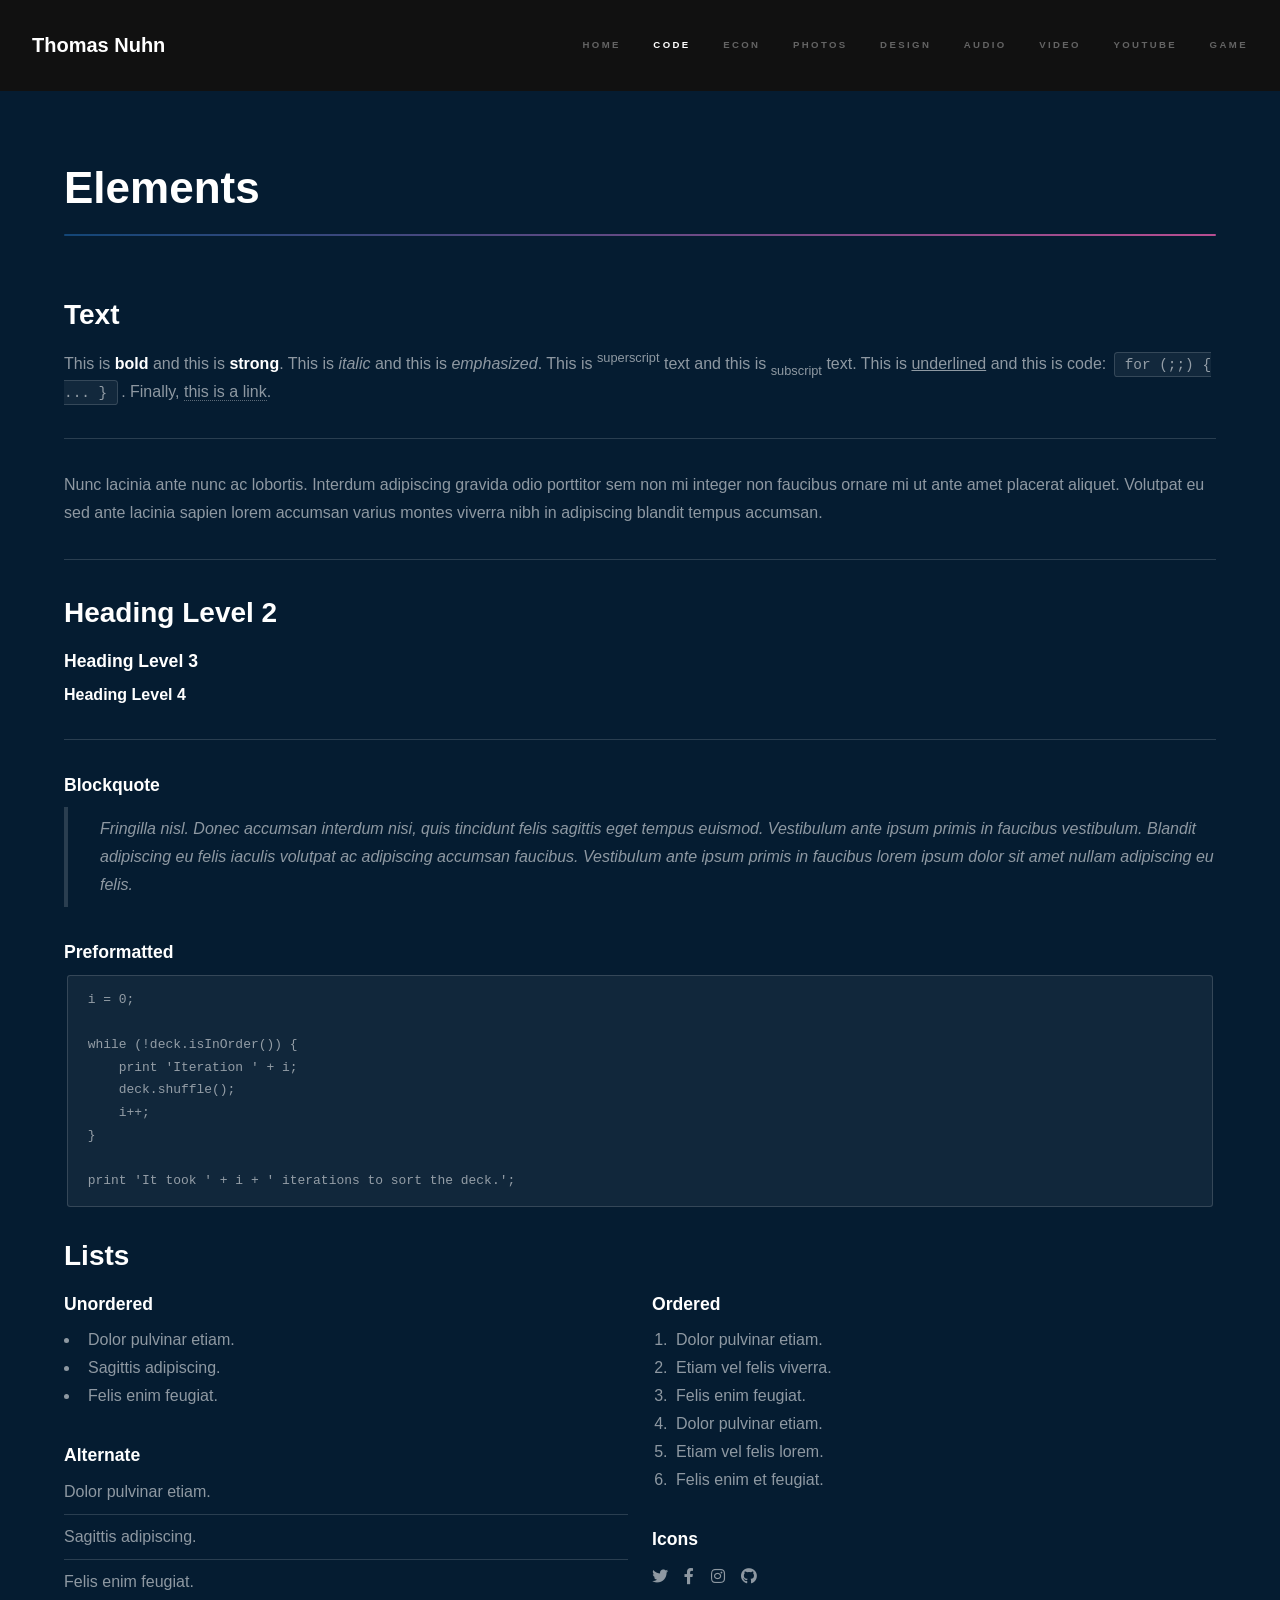
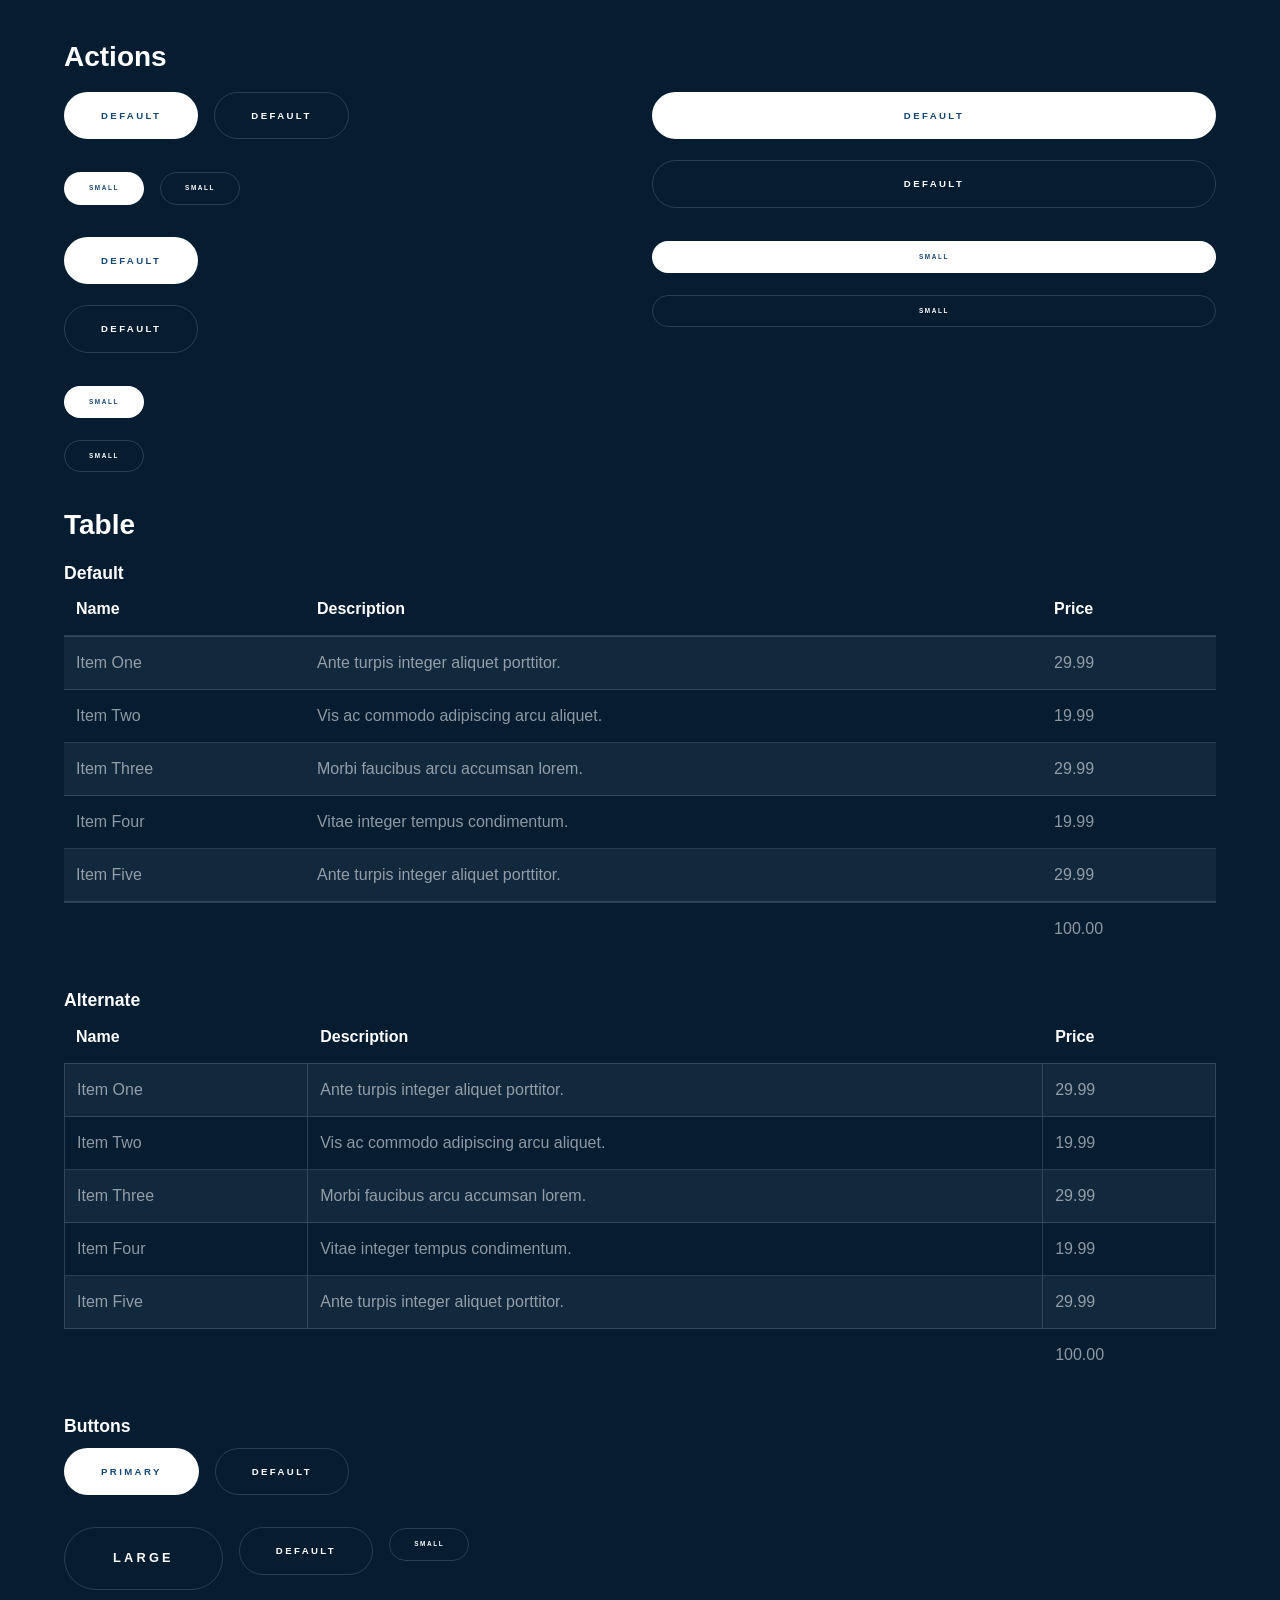
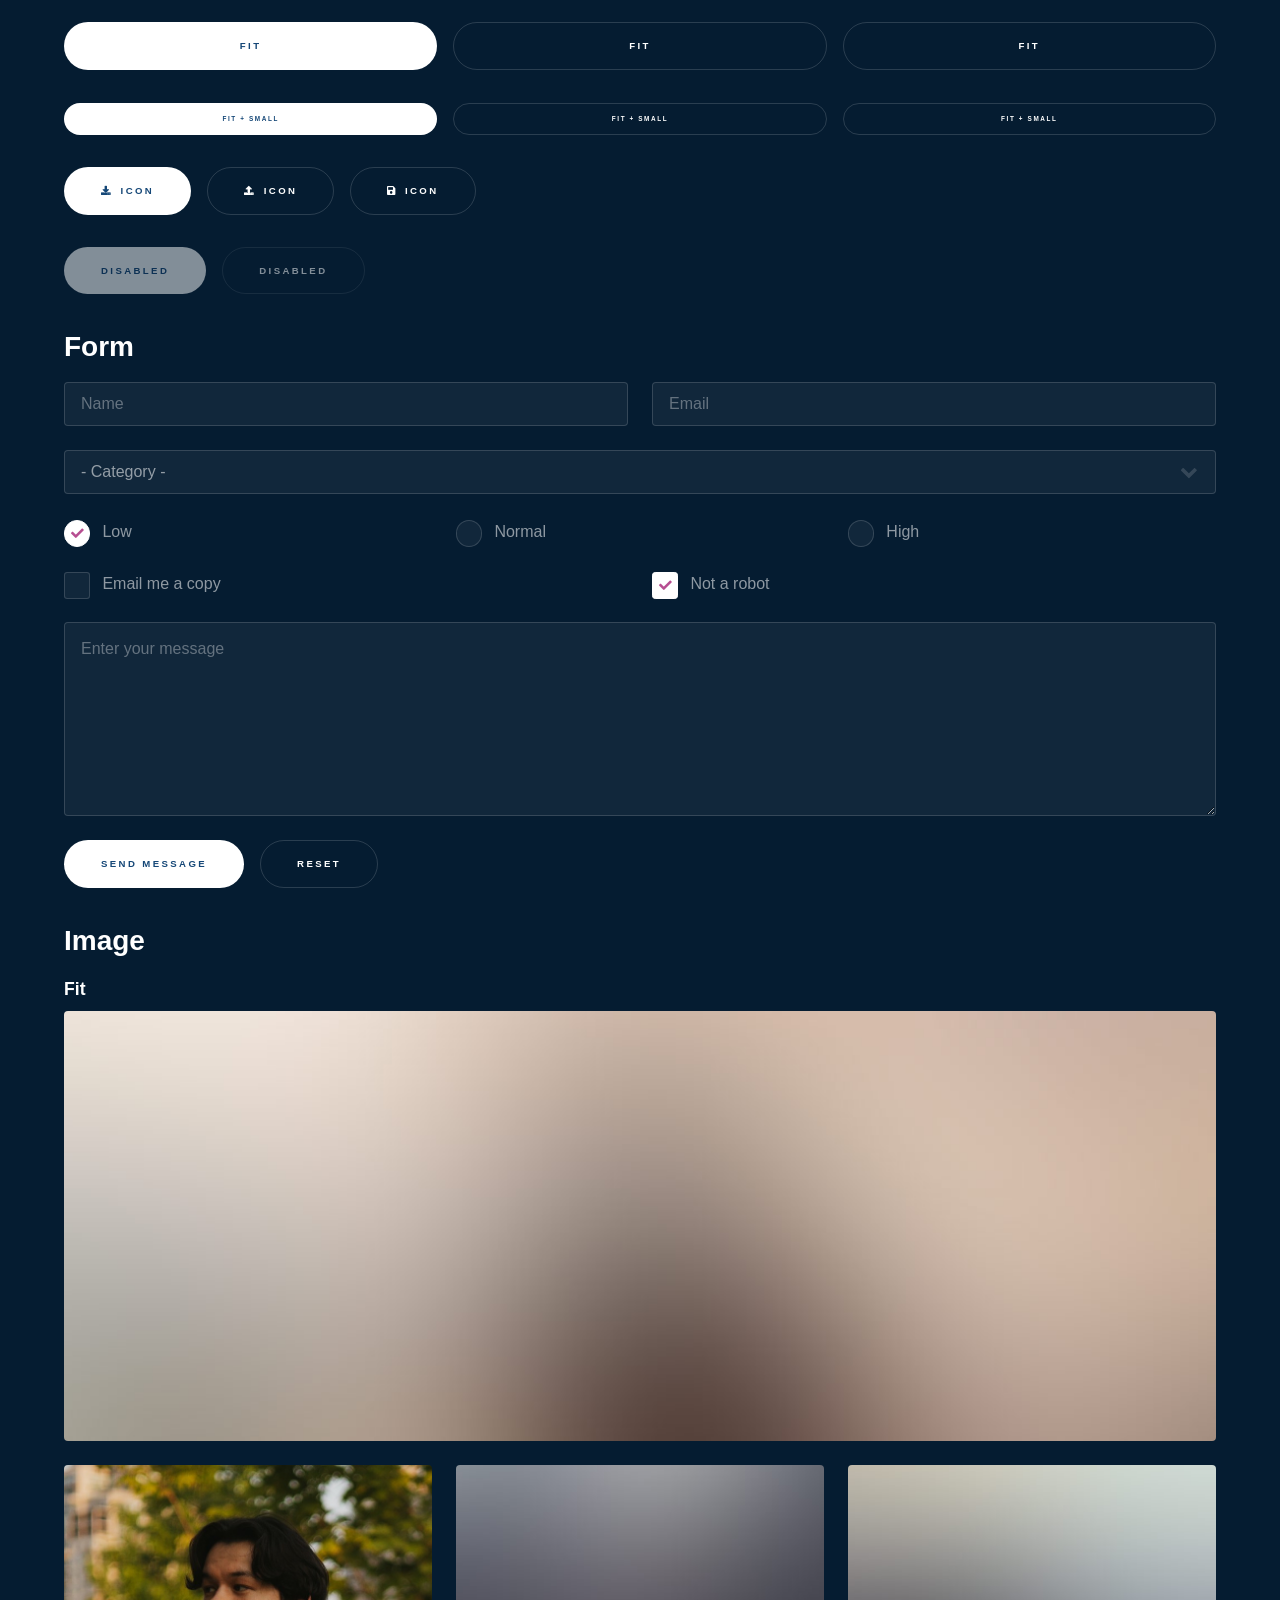
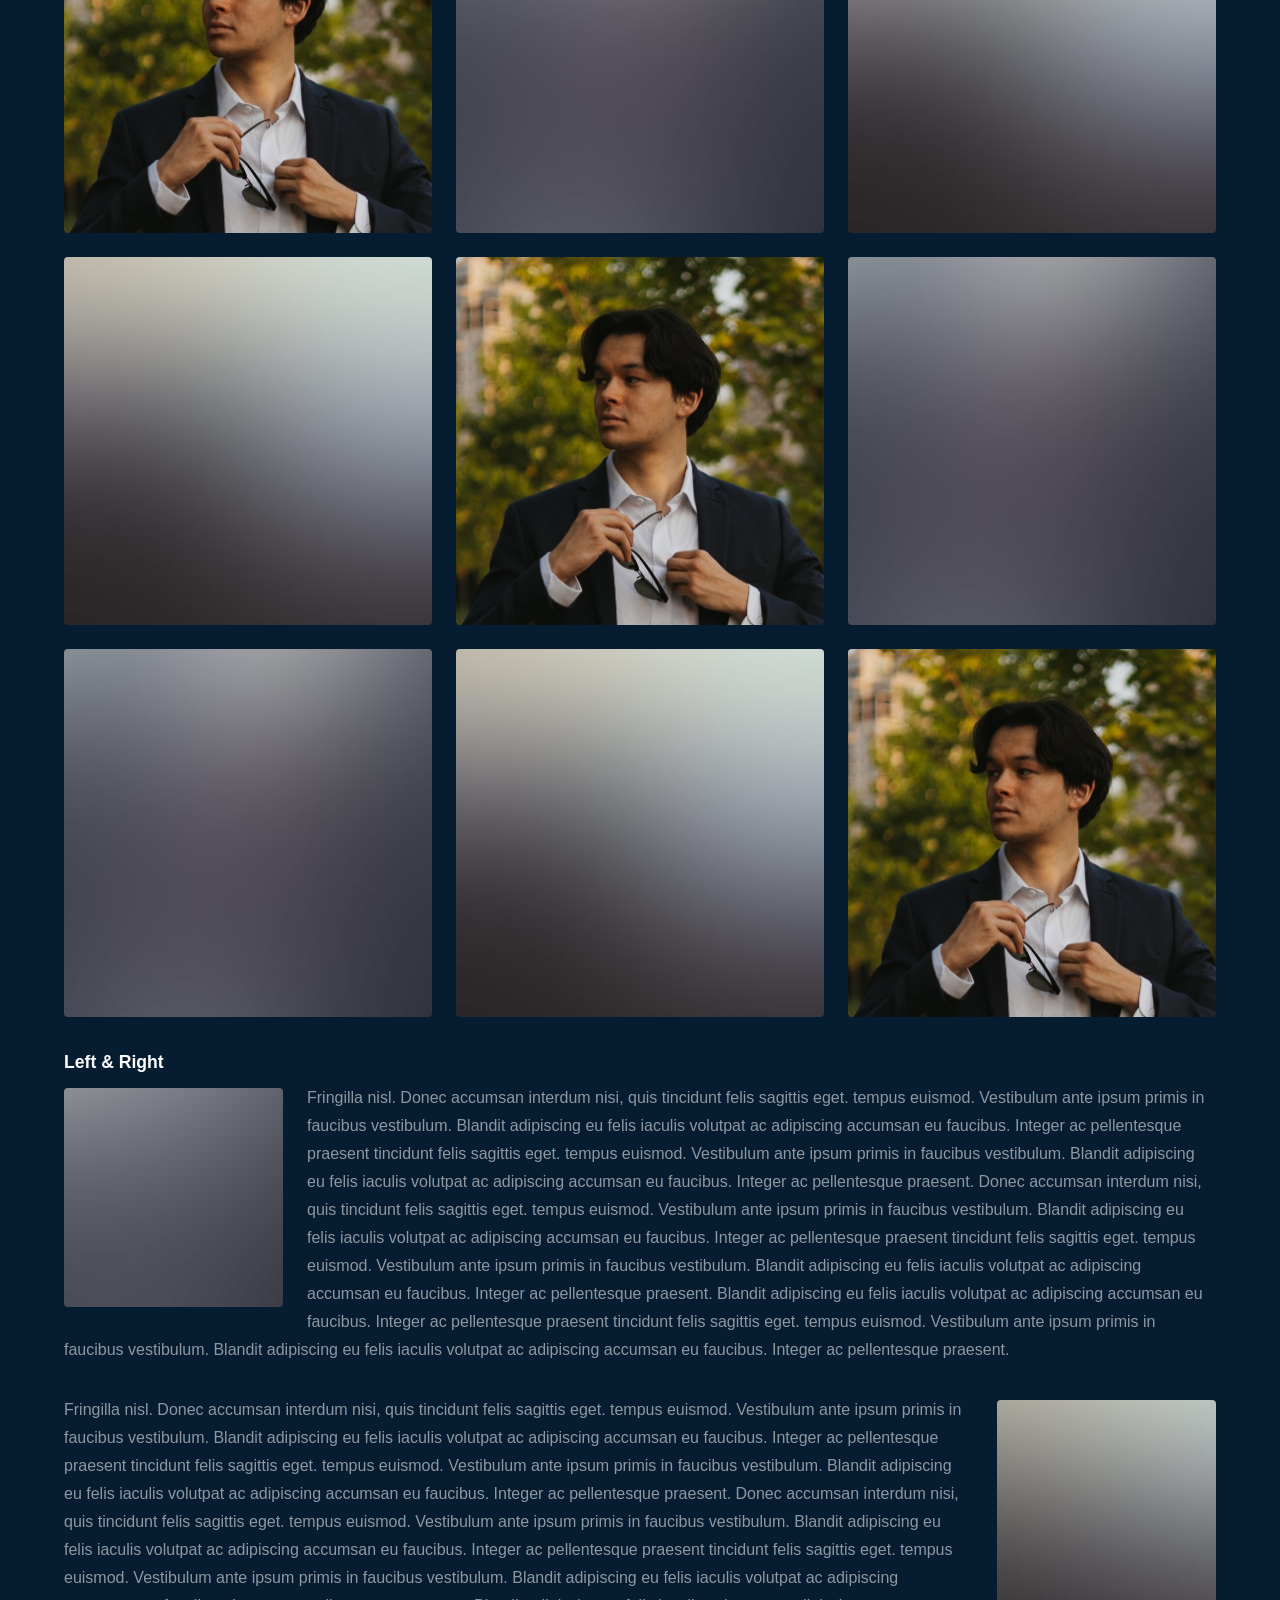
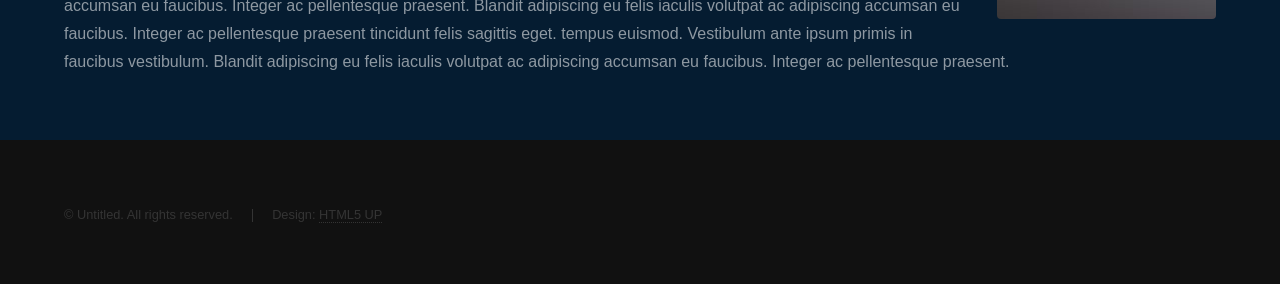
<file: Programming.html>
<!DOCTYPE HTML>
<!--
	Hyperspace by HTML5 UP
	html5up.net | @ajlkn
	Free for personal and commercial use under the CCA 3.0 license (html5up.net/license)
-->
<html>
	<head>
		<title>Programming — Thomas Nuhn</title>
		<meta charset="utf-8" />
		<meta name="viewport" content="width=device-width, initial-scale=1, user-scalable=no" />
		<link rel="stylesheet" href="assets/css/main.css" />
		<noscript><link rel="stylesheet" href="assets/css/noscript.css" /></noscript>
	</head>
	<body class="is-preload">

		<!-- Header -->
			<header id="header">
				<a href="index.html" class="title">Thomas Nuhn</a>
				<nav>
					<ul>
						<li><a href="index.html">Home</a></li>
						<li><a href="Programming.html" class="active">Code</a></li>
						<li><a href="Econ.html">ECON</a></li>
						<li><a href="Photography.html">Photos</a></li>
						<li><a href="Design.html">Design</a></li>
						<li><a href="Music.html">Audio</a></li>
						<li><a href="Video.html">Video</a></li>
						<li><a href="YouTube.html">YouTube</a></li>
						<li><a href="Game.html">Game</a></li>
					</ul>
				</nav>
			</header>

		<!-- Wrapper -->
			<div id="wrapper">

				<!-- Main -->
					<section id="main" class="wrapper">
						<div class="inner">
							<h1 class="major">Elements</h1>

							<!-- Text -->
								<section>
									<h2>Text</h2>
									<p>This is <b>bold</b> and this is <strong>strong</strong>. This is <i>italic</i> and this is <em>emphasized</em>.
									This is <sup>superscript</sup> text and this is <sub>subscript</sub> text.
									This is <u>underlined</u> and this is code: <code>for (;;) { ... }</code>. Finally, <a href="#">this is a link</a>.</p>
									<hr />
									<p>Nunc lacinia ante nunc ac lobortis. Interdum adipiscing gravida odio porttitor sem non mi integer non faucibus ornare mi ut ante amet placerat aliquet. Volutpat eu sed ante lacinia sapien lorem accumsan varius montes viverra nibh in adipiscing blandit tempus accumsan.</p>
									<hr />
									<h2>Heading Level 2</h2>
									<h3>Heading Level 3</h3>
									<h4>Heading Level 4</h4>
									<hr />
									<h3>Blockquote</h3>
									<blockquote>Fringilla nisl. Donec accumsan interdum nisi, quis tincidunt felis sagittis eget tempus euismod. Vestibulum ante ipsum primis in faucibus vestibulum. Blandit adipiscing eu felis iaculis volutpat ac adipiscing accumsan faucibus. Vestibulum ante ipsum primis in faucibus lorem ipsum dolor sit amet nullam adipiscing eu felis.</blockquote>
									<h3>Preformatted</h3>
									<pre><code>i = 0;

while (!deck.isInOrder()) {
    print 'Iteration ' + i;
    deck.shuffle();
    i++;
}

print 'It took ' + i + ' iterations to sort the deck.';</code></pre>
								</section>

							<!-- Lists -->
								<section>
									<h2>Lists</h2>
									<div class="row">
										<div class="col-6 col-12-medium">
											<h3>Unordered</h3>
											<ul>
												<li>Dolor pulvinar etiam.</li>
												<li>Sagittis adipiscing.</li>
												<li>Felis enim feugiat.</li>
											</ul>
											<h3>Alternate</h3>
											<ul class="alt">
												<li>Dolor pulvinar etiam.</li>
												<li>Sagittis adipiscing.</li>
												<li>Felis enim feugiat.</li>
											</ul>
										</div>
										<div class="col-6 col-12-medium">
											<h3>Ordered</h3>
											<ol>
												<li>Dolor pulvinar etiam.</li>
												<li>Etiam vel felis viverra.</li>
												<li>Felis enim feugiat.</li>
												<li>Dolor pulvinar etiam.</li>
												<li>Etiam vel felis lorem.</li>
												<li>Felis enim et feugiat.</li>
											</ol>
											<h3>Icons</h3>
											<ul class="icons">
												<li><a href="#" class="icon brands fa-twitter"><span class="label">Twitter</span></a></li>
												<li><a href="#" class="icon brands fa-facebook-f"><span class="label">Facebook</span></a></li>
												<li><a href="#" class="icon brands fa-instagram"><span class="label">Instagram</span></a></li>
												<li><a href="#" class="icon brands fa-github"><span class="label">Github</span></a></li>
											</ul>
										</div>
									</div>
									<h2>Actions</h2>
									<div class="row">
										<div class="col-6 col-12-medium">
											<ul class="actions">
												<li><a href="#" class="button primary">Default</a></li>
												<li><a href="#" class="button">Default</a></li>
											</ul>
											<ul class="actions small">
												<li><a href="#" class="button primary small">Small</a></li>
												<li><a href="#" class="button small">Small</a></li>
											</ul>
											<ul class="actions stacked">
												<li><a href="#" class="button primary">Default</a></li>
												<li><a href="#" class="button">Default</a></li>
											</ul>
											<ul class="actions stacked">
												<li><a href="#" class="button primary small">Small</a></li>
												<li><a href="#" class="button small">Small</a></li>
											</ul>
										</div>
										<div class="col-6 col-12-medium">
											<ul class="actions stacked">
												<li><a href="#" class="button primary fit">Default</a></li>
												<li><a href="#" class="button fit">Default</a></li>
											</ul>
											<ul class="actions stacked">
												<li><a href="#" class="button primary small fit">Small</a></li>
												<li><a href="#" class="button small fit">Small</a></li>
											</ul>
										</div>
									</div>
								</section>

							<!-- Table -->
								<section>
									<h2>Table</h2>
									<h3>Default</h3>
									<div class="table-wrapper">
										<table>
											<thead>
												<tr>
													<th>Name</th>
													<th>Description</th>
													<th>Price</th>
												</tr>
											</thead>
											<tbody>
												<tr>
													<td>Item One</td>
													<td>Ante turpis integer aliquet porttitor.</td>
													<td>29.99</td>
												</tr>
												<tr>
													<td>Item Two</td>
													<td>Vis ac commodo adipiscing arcu aliquet.</td>
													<td>19.99</td>
												</tr>
												<tr>
													<td>Item Three</td>
													<td> Morbi faucibus arcu accumsan lorem.</td>
													<td>29.99</td>
												</tr>
												<tr>
													<td>Item Four</td>
													<td>Vitae integer tempus condimentum.</td>
													<td>19.99</td>
												</tr>
												<tr>
													<td>Item Five</td>
													<td>Ante turpis integer aliquet porttitor.</td>
													<td>29.99</td>
												</tr>
											</tbody>
											<tfoot>
												<tr>
													<td colspan="2"></td>
													<td>100.00</td>
												</tr>
											</tfoot>
										</table>
									</div>

									<h3>Alternate</h3>
									<div class="table-wrapper">
										<table class="alt">
											<thead>
												<tr>
													<th>Name</th>
													<th>Description</th>
													<th>Price</th>
												</tr>
											</thead>
											<tbody>
												<tr>
													<td>Item One</td>
													<td>Ante turpis integer aliquet porttitor.</td>
													<td>29.99</td>
												</tr>
												<tr>
													<td>Item Two</td>
													<td>Vis ac commodo adipiscing arcu aliquet.</td>
													<td>19.99</td>
												</tr>
												<tr>
													<td>Item Three</td>
													<td> Morbi faucibus arcu accumsan lorem.</td>
													<td>29.99</td>
												</tr>
												<tr>
													<td>Item Four</td>
													<td>Vitae integer tempus condimentum.</td>
													<td>19.99</td>
												</tr>
												<tr>
													<td>Item Five</td>
													<td>Ante turpis integer aliquet porttitor.</td>
													<td>29.99</td>
												</tr>
											</tbody>
											<tfoot>
												<tr>
													<td colspan="2"></td>
													<td>100.00</td>
												</tr>
											</tfoot>
										</table>
									</div>
								</section>

							<!-- Buttons -->
								<section>
									<h3>Buttons</h3>
									<ul class="actions">
										<li><a href="#" class="button primary">Primary</a></li>
										<li><a href="#" class="button">Default</a></li>
									</ul>
									<ul class="actions">
										<li><a href="#" class="button large">Large</a></li>
										<li><a href="#" class="button">Default</a></li>
										<li><a href="#" class="button small">Small</a></li>
									</ul>
									<ul class="actions fit">
										<li><a href="#" class="button primary fit">Fit</a></li>
										<li><a href="#" class="button fit">Fit</a></li>
										<li><a href="#" class="button fit">Fit</a></li>
									</ul>
									<ul class="actions fit small">
										<li><a href="#" class="button primary fit small">Fit + Small</a></li>
										<li><a href="#" class="button fit small">Fit + Small</a></li>
										<li><a href="#" class="button fit small">Fit + Small</a></li>
									</ul>
									<ul class="actions">
										<li><a href="#" class="button primary icon solid fa-download">Icon</a></li>
										<li><a href="#" class="button icon solid fa-upload">Icon</a></li>
										<li><a href="#" class="button icon solid fa-save">Icon</a></li>
									</ul>
									<ul class="actions">
										<li><span class="button primary disabled">Disabled</span></li>
										<li><span class="button disabled">Disabled</span></li>
									</ul>
								</section>

							<!-- Form -->
								<section>
									<h2>Form</h2>
									<form method="post" action="#">
										<div class="row gtr-uniform">
											<div class="col-6 col-12-xsmall">
												<input type="text" name="demo-name" id="demo-name" value="" placeholder="Name" />
											</div>
											<div class="col-6 col-12-xsmall">
												<input type="email" name="demo-email" id="demo-email" value="" placeholder="Email" />
											</div>
											<div class="col-12">
												<select name="demo-category" id="demo-category">
													<option value="">- Category -</option>
													<option value="1">Manufacturing</option>
													<option value="1">Shipping</option>
													<option value="1">Administration</option>
													<option value="1">Human Resources</option>
												</select>
											</div>
											<div class="col-4 col-12-small">
												<input type="radio" id="demo-priority-low" name="demo-priority" checked>
												<label for="demo-priority-low">Low</label>
											</div>
											<div class="col-4 col-12-small">
												<input type="radio" id="demo-priority-normal" name="demo-priority">
												<label for="demo-priority-normal">Normal</label>
											</div>
											<div class="col-4 col-12-small">
												<input type="radio" id="demo-priority-high" name="demo-priority">
												<label for="demo-priority-high">High</label>
											</div>
											<div class="col-6 col-12-small">
												<input type="checkbox" id="demo-copy" name="demo-copy">
												<label for="demo-copy">Email me a copy</label>
											</div>
											<div class="col-6 col-12-small">
												<input type="checkbox" id="demo-human" name="demo-human" checked>
												<label for="demo-human">Not a robot</label>
											</div>
											<div class="col-12">
												<textarea name="demo-message" id="demo-message" placeholder="Enter your message" rows="6"></textarea>
											</div>
											<div class="col-12">
												<ul class="actions">
													<li><input type="submit" value="Send Message" class="primary" /></li>
													<li><input type="reset" value="Reset" /></li>
												</ul>
											</div>
										</div>
									</form>
								</section>

							<!-- Image -->
								<section>
									<h2>Image</h2>
									<h3>Fit</h3>
									<div class="box alt">
										<div class="row gtr-uniform">
											<div class="col-12"><span class="image fit"><img src="images/pic04.jpg" alt="" /></span></div>
											<div class="col-4"><span class="image fit"><img src="images/pic01.jpg" alt="" /></span></div>
											<div class="col-4"><span class="image fit"><img src="images/pic02.jpg" alt="" /></span></div>
											<div class="col-4"><span class="image fit"><img src="images/pic03.jpg" alt="" /></span></div>
											<div class="col-4"><span class="image fit"><img src="images/pic03.jpg" alt="" /></span></div>
											<div class="col-4"><span class="image fit"><img src="images/pic01.jpg" alt="" /></span></div>
											<div class="col-4"><span class="image fit"><img src="images/pic02.jpg" alt="" /></span></div>
											<div class="col-4"><span class="image fit"><img src="images/pic02.jpg" alt="" /></span></div>
											<div class="col-4"><span class="image fit"><img src="images/pic03.jpg" alt="" /></span></div>
											<div class="col-4"><span class="image fit"><img src="images/pic01.jpg" alt="" /></span></div>
										</div>
									</div>
									<h3>Left &amp; Right</h3>
									<p><span class="image left"><img src="images/pic05.jpg" alt="" /></span>Fringilla nisl. Donec accumsan interdum nisi, quis tincidunt felis sagittis eget. tempus euismod. Vestibulum ante ipsum primis in faucibus vestibulum. Blandit adipiscing eu felis iaculis volutpat ac adipiscing accumsan eu faucibus. Integer ac pellentesque praesent tincidunt felis sagittis eget. tempus euismod. Vestibulum ante ipsum primis in faucibus vestibulum. Blandit adipiscing eu felis iaculis volutpat ac adipiscing accumsan eu faucibus. Integer ac pellentesque praesent. Donec accumsan interdum nisi, quis tincidunt felis sagittis eget. tempus euismod. Vestibulum ante ipsum primis in faucibus vestibulum. Blandit adipiscing eu felis iaculis volutpat ac adipiscing accumsan eu faucibus. Integer ac pellentesque praesent tincidunt felis sagittis eget. tempus euismod. Vestibulum ante ipsum primis in faucibus vestibulum. Blandit adipiscing eu felis iaculis volutpat ac adipiscing accumsan eu faucibus. Integer ac pellentesque praesent. Blandit adipiscing eu felis iaculis volutpat ac adipiscing accumsan eu faucibus. Integer ac pellentesque praesent tincidunt felis sagittis eget. tempus euismod. Vestibulum ante ipsum primis in faucibus vestibulum. Blandit adipiscing eu felis iaculis volutpat ac adipiscing accumsan eu faucibus. Integer ac pellentesque praesent.</p>
									<p><span class="image right"><img src="images/pic06.jpg" alt="" /></span>Fringilla nisl. Donec accumsan interdum nisi, quis tincidunt felis sagittis eget. tempus euismod. Vestibulum ante ipsum primis in faucibus vestibulum. Blandit adipiscing eu felis iaculis volutpat ac adipiscing accumsan eu faucibus. Integer ac pellentesque praesent tincidunt felis sagittis eget. tempus euismod. Vestibulum ante ipsum primis in faucibus vestibulum. Blandit adipiscing eu felis iaculis volutpat ac adipiscing accumsan eu faucibus. Integer ac pellentesque praesent. Donec accumsan interdum nisi, quis tincidunt felis sagittis eget. tempus euismod. Vestibulum ante ipsum primis in faucibus vestibulum. Blandit adipiscing eu felis iaculis volutpat ac adipiscing accumsan eu faucibus. Integer ac pellentesque praesent tincidunt felis sagittis eget. tempus euismod. Vestibulum ante ipsum primis in faucibus vestibulum. Blandit adipiscing eu felis iaculis volutpat ac adipiscing accumsan eu faucibus. Integer ac pellentesque praesent. Blandit adipiscing eu felis iaculis volutpat ac adipiscing accumsan eu faucibus. Integer ac pellentesque praesent tincidunt felis sagittis eget. tempus euismod. Vestibulum ante ipsum primis in faucibus vestibulum. Blandit adipiscing eu felis iaculis volutpat ac adipiscing accumsan eu faucibus. Integer ac pellentesque praesent.</p>
								</section>

						</div>
					</section>

			</div>

		<!-- Footer -->
			<footer id="footer" class="wrapper alt">
				<div class="inner">
					<ul class="menu">
						<li>&copy; Untitled. All rights reserved.</li><li>Design: <a href="http://html5up.net">HTML5 UP</a></li>
					</ul>
				</div>
			</footer>

		<!-- Scripts -->
			<script src="assets/js/jquery.min.js"></script>
			<script src="assets/js/jquery.scrollex.min.js"></script>
			<script src="assets/js/jquery.scrolly.min.js"></script>
			<script src="assets/js/browser.min.js"></script>
			<script src="assets/js/breakpoints.min.js"></script>
			<script src="assets/js/util.js"></script>
			<script src="assets/js/main.js"></script>

	</body>
</html>
</file>
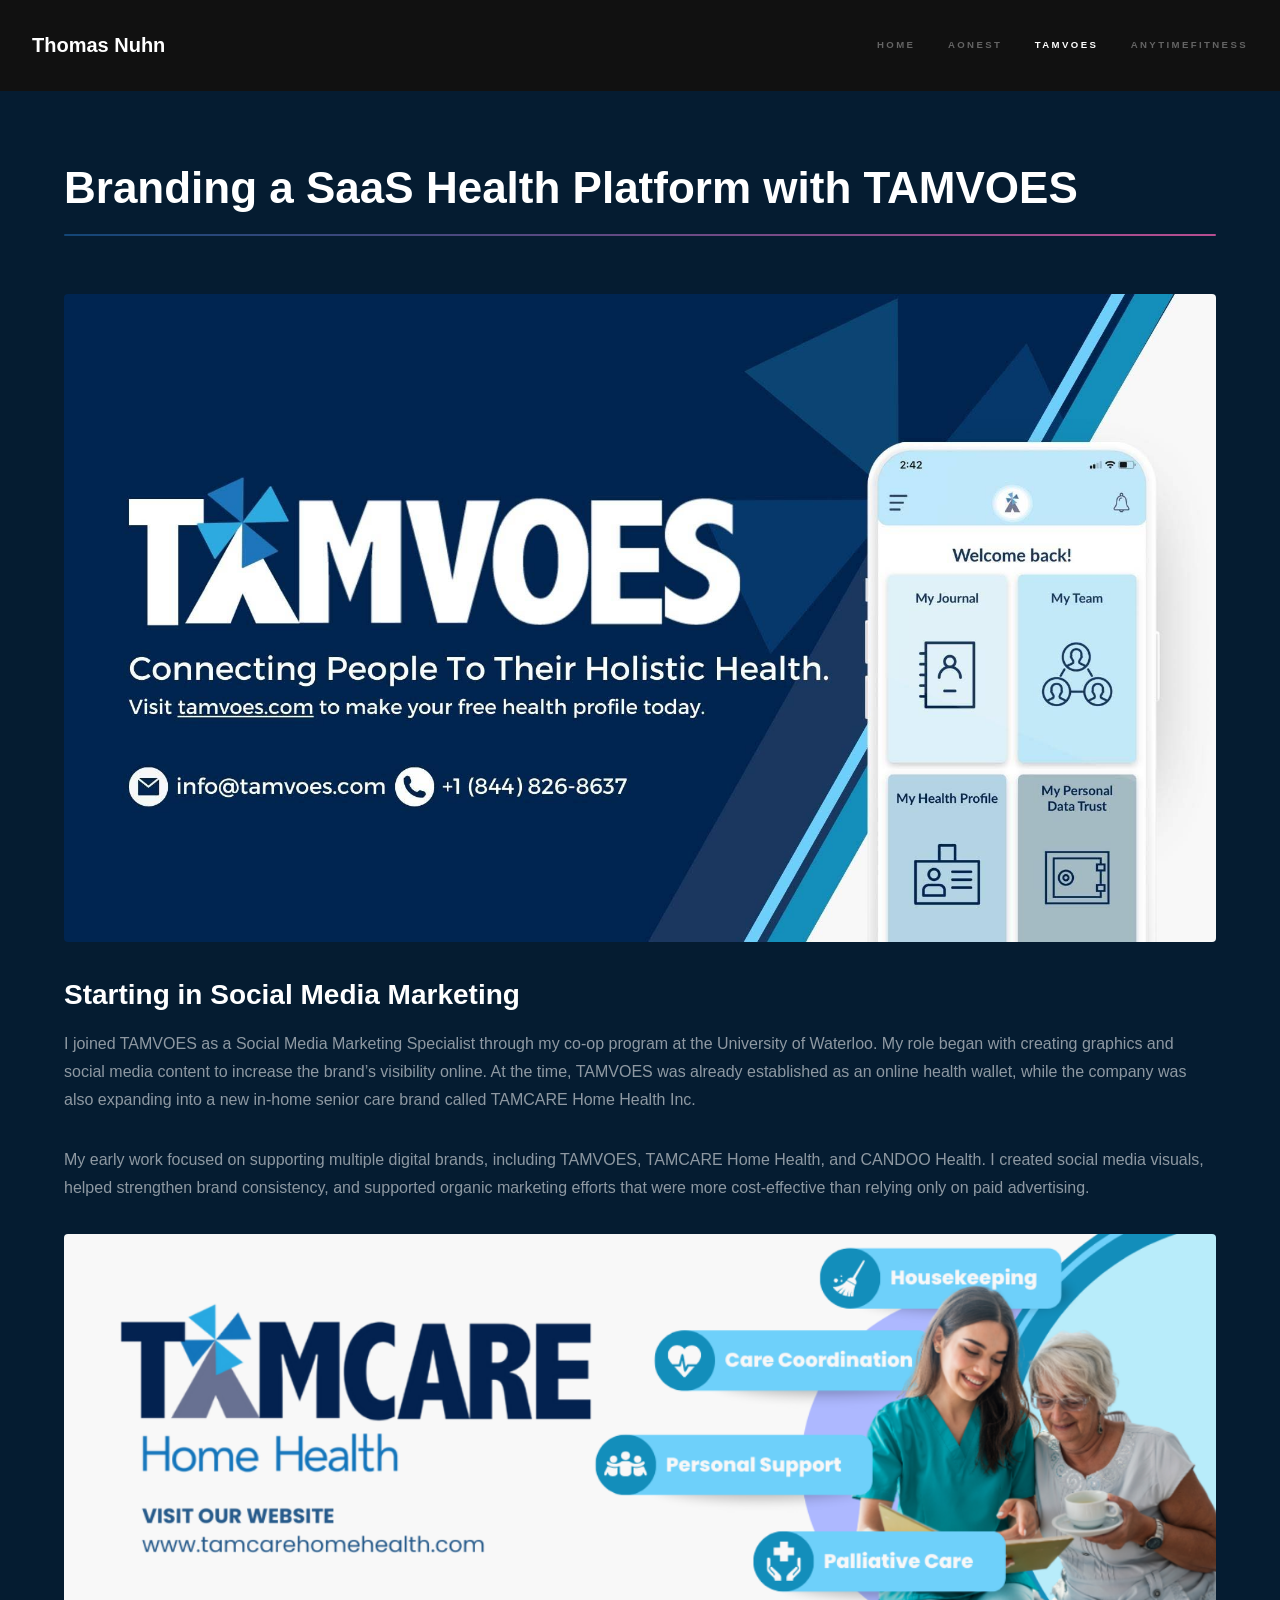
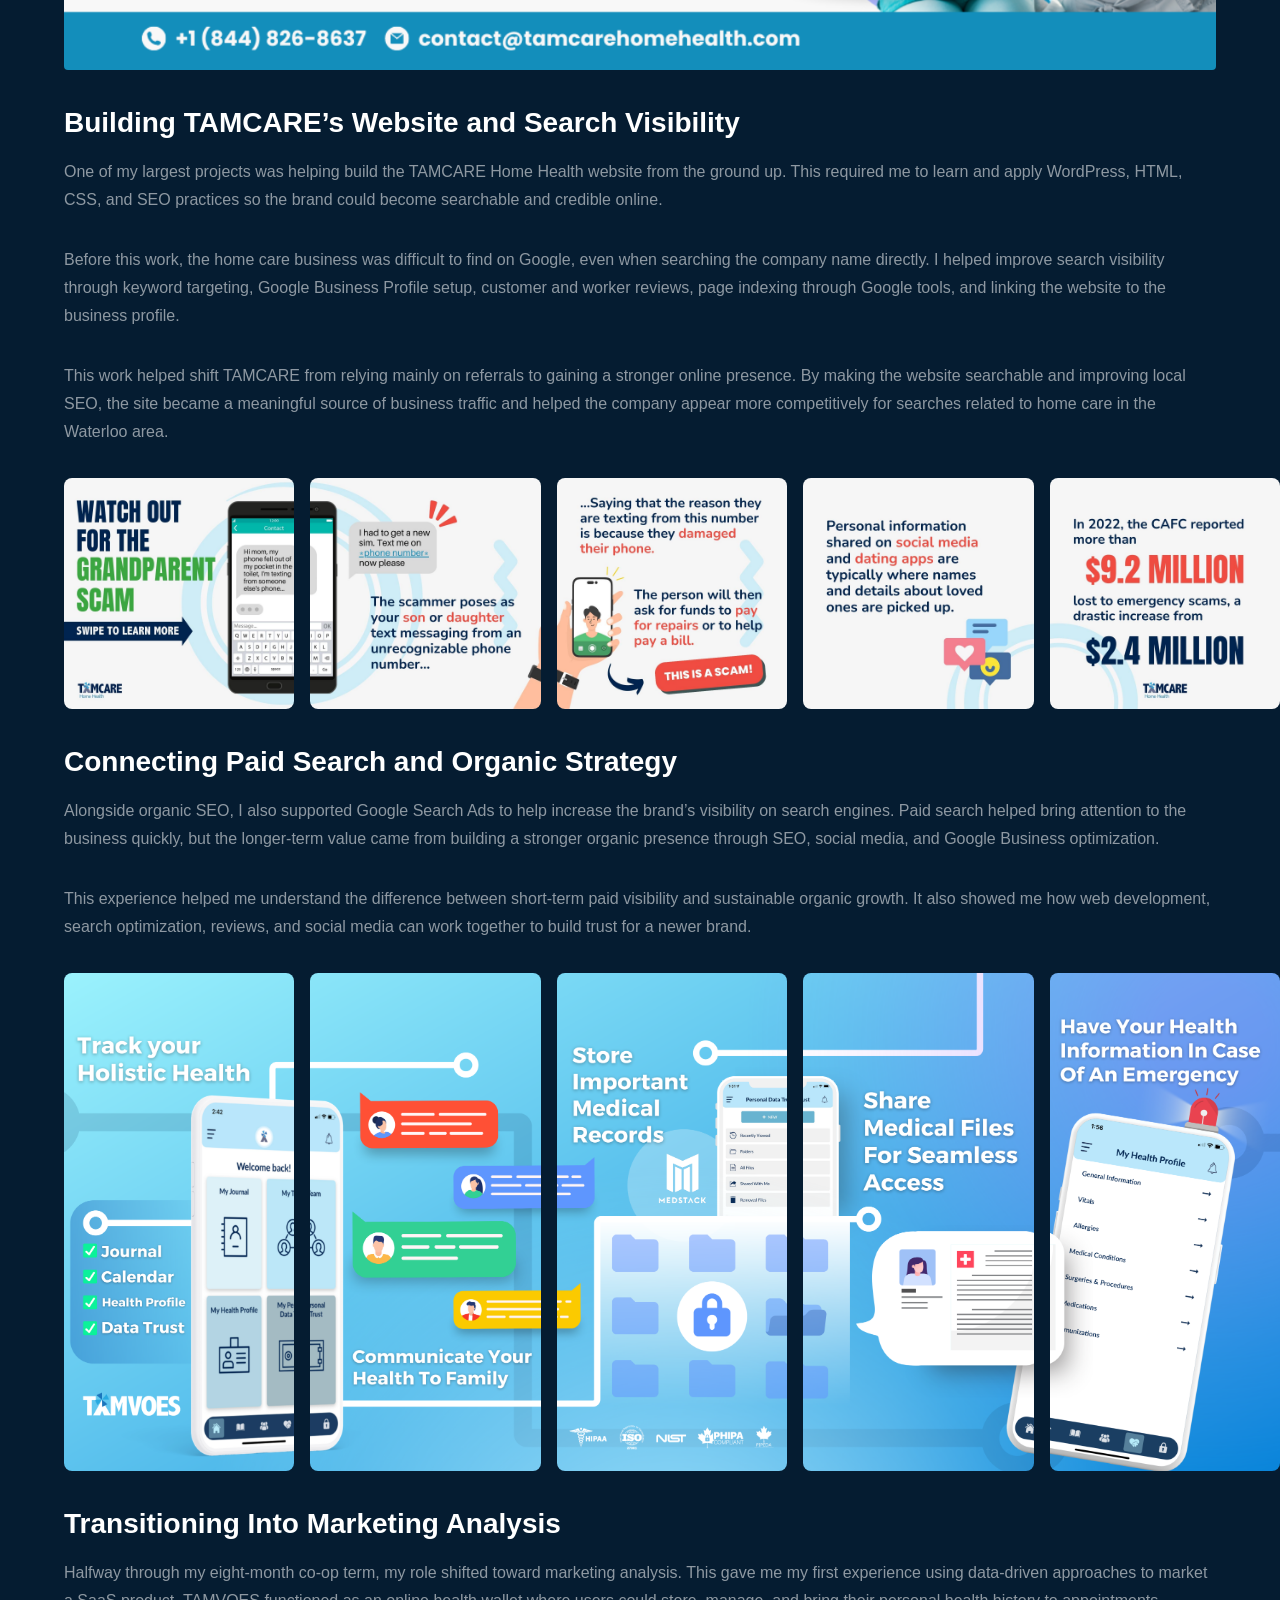
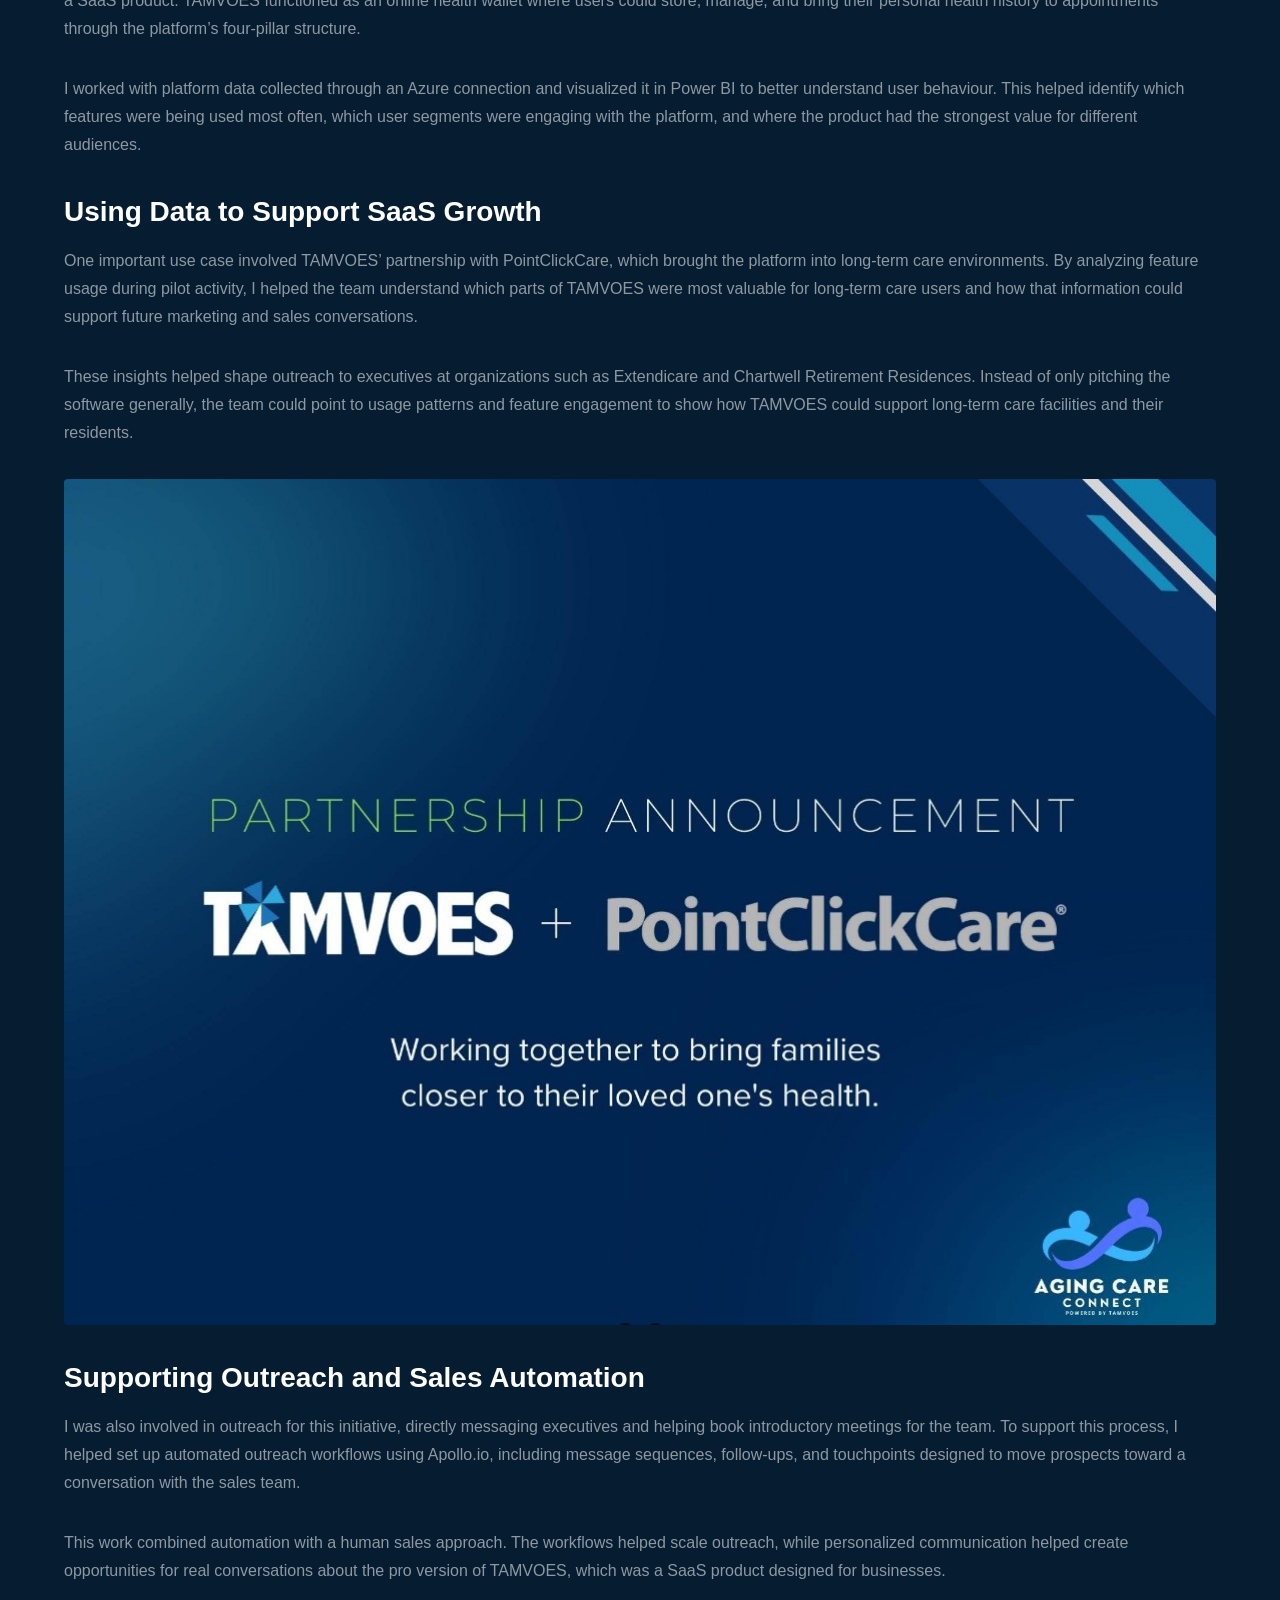
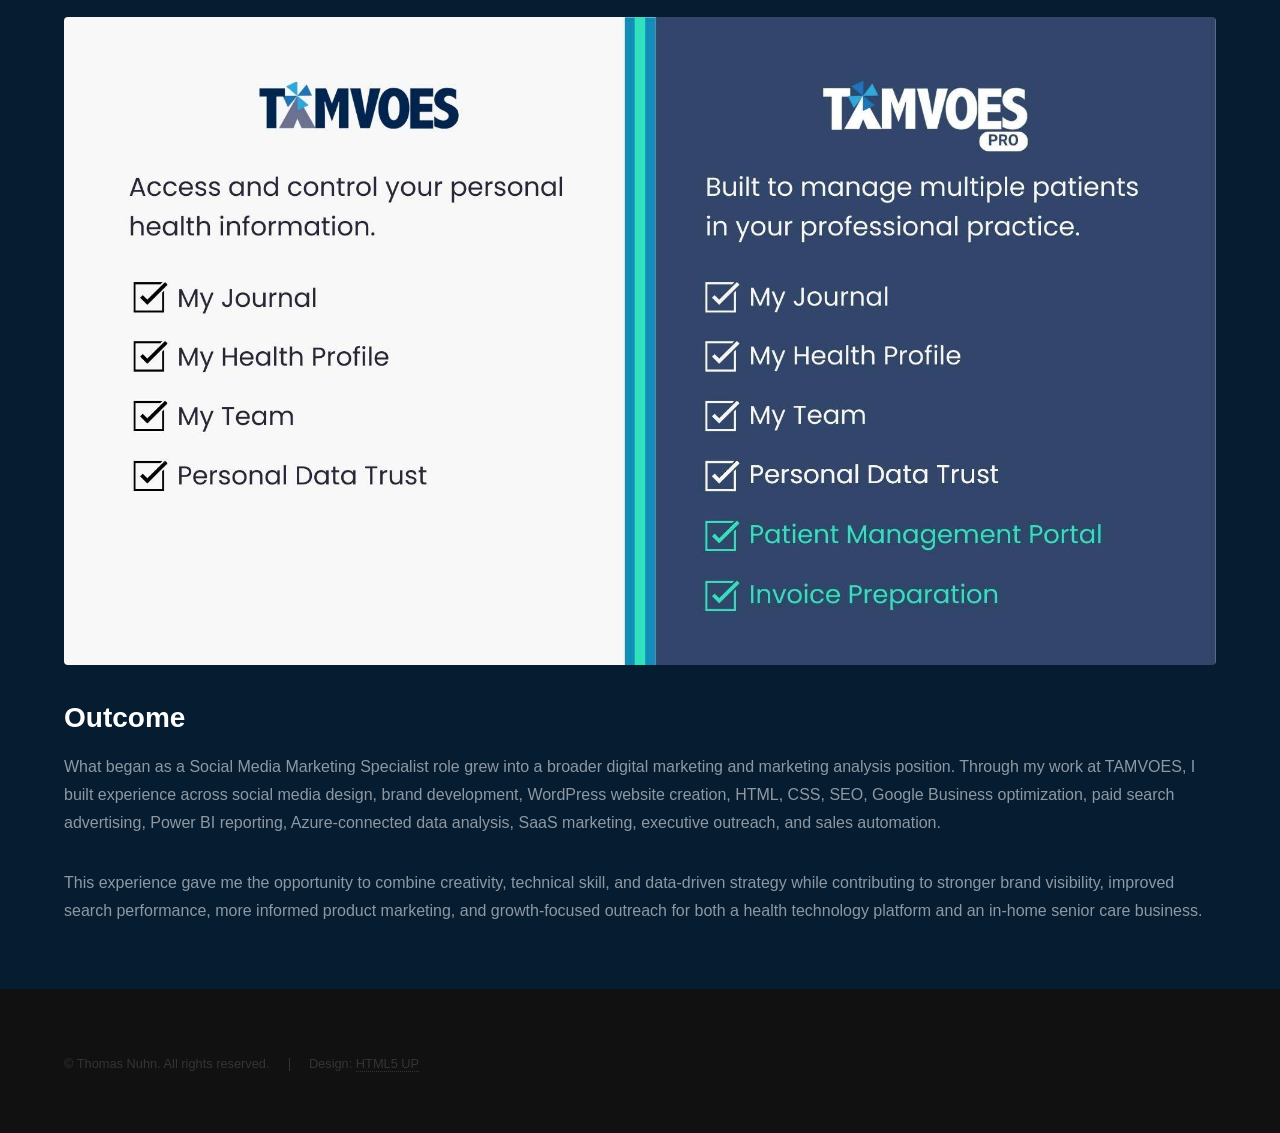
<file: TAMVOES.html>
<!DOCTYPE HTML>
<!--
	Hyperspace by HTML5 UP
	html5up.net | @ajlkn
	Free for personal and commercial use under the CCA 3.0 license (html5up.net/license)
-->
<html>
	<head>
		<title>Thomas Nuhn - Branding a SaaS Health Platform with TAMVOES</title>
		<meta charset="utf-8" />
		<meta name="viewport" content="width=device-width, initial-scale=1, user-scalable=no" />
		<link rel="stylesheet" href="assets/css/main.css" />
		<noscript><link rel="stylesheet" href="assets/css/noscript.css" /></noscript>
	</head>
	<body class="is-preload">

		<!-- Header -->
			<header id="header">
				<a href="index.html" class="title">Thomas Nuhn</a>
				<nav>
					<ul>
						<li><a href="index.html">Home</a></li>
						<li><a href="AONest.html">AONest</a></li>
						<li><a href="TAMVOES.html" class="active">TAMVOES</a></li>
						<li><a href="AnytimeFitness.html">AnytimeFitness</a></li>
					</ul>
				</nav>
			</header>

		<!-- Wrapper -->
			<div id="wrapper">

				<!-- Main -->
					<section id="main" class="wrapper">
						<div class="inner">
							<h1 class="major">Branding a SaaS Health Platform with TAMVOES</h1>
							
							<span class="image fit"><img src="images/TAMVOES/TAMVOESBanner5.jpg" alt="TAMVOES and TAMCARE Home Health marketing work" /></span>
							<h2>Starting in Social Media Marketing</h2>

							<p>
								I joined TAMVOES as a Social Media Marketing Specialist through my co-op program at the University of Waterloo. My role began with creating graphics and social media content to increase the brand’s visibility online. At the time, TAMVOES was already established as an online health wallet, while the company was also expanding into a new in-home senior care brand called TAMCARE Home Health Inc.
							</p>

							<p>
								My early work focused on supporting multiple digital brands, including TAMVOES, TAMCARE Home Health, and CANDOO Health. I created social media visuals, helped strengthen brand consistency, and supported organic marketing efforts that were more cost-effective than relying only on paid advertising.
							</p>

							<span class="image fit"><img src="images/TAMVOES/TAMCAREBanner.png" alt="TAMVOES and TAMCARE Home Health marketing work" /></span>
							<h2>Building TAMCARE’s Website and Search Visibility</h2>

							<p>
								One of my largest projects was helping build the TAMCARE Home Health website from the ground up. This required me to learn and apply WordPress, HTML, CSS, and SEO practices so the brand could become searchable and credible online.
							</p>

							<p>
								Before this work, the home care business was difficult to find on Google, even when searching the company name directly. I helped improve search visibility through keyword targeting, Google Business Profile setup, customer and worker reviews, page indexing through Google tools, and linking the website to the business profile.
							</p>

							<p>
								This work helped shift TAMCARE from relying mainly on referrals to gaining a stronger online presence. By making the website searchable and improving local SEO, the site became a meaningful source of business traffic and helped the company appear more competitively for searches related to home care in the Waterloo area.
							</p>

							<div class="image-row">
								<img src="images/TAMVOES/SocialPostGPScam1.png" alt="" />
								<img src="images/TAMVOES/SocialPostGPScam2.png" alt="" />
								<img src="images/TAMVOES/SocialPostGPScam3.png" alt="" />
								<img src="images/TAMVOES/SocialPostGPScam4.png" alt="" />
								<img src="images/TAMVOES/SocialPostGPScam5.png" alt="" />
							</div>
							<h2>Connecting Paid Search and Organic Strategy</h2>

							<p>
								Alongside organic SEO, I also supported Google Search Ads to help increase the brand’s visibility on search engines. Paid search helped bring attention to the business quickly, but the longer-term value came from building a stronger organic presence through SEO, social media, and Google Business optimization.
							</p>

							<p>
								This experience helped me understand the difference between short-term paid visibility and sustainable organic growth. It also showed me how web development, search optimization, reviews, and social media can work together to build trust for a newer brand.
							</p>

							<div class="image-row">
								<img src="images/TAMVOES/AppImages1.png" alt="" />
								<img src="images/TAMVOES/AppImages2.png" alt="" />
								<img src="images/TAMVOES/AppImages3.png" alt="" />
								<img src="images/TAMVOES/AppImages4.png" alt="" />
								<img src="images/TAMVOES/AppImages5.png" alt="" />
							</div>
							<h2>Transitioning Into Marketing Analysis</h2>

							<p>
								Halfway through my eight-month co-op term, my role shifted toward marketing analysis. This gave me my first experience using data-driven approaches to market a SaaS product. TAMVOES functioned as an online health wallet where users could store, manage, and bring their personal health history to appointments through the platform’s four-pillar structure.
							</p>

							<p>
								I worked with platform data collected through an Azure connection and visualized it in Power BI to better understand user behaviour. This helped identify which features were being used most often, which user segments were engaging with the platform, and where the product had the strongest value for different audiences.
							</p>

							<h2>Using Data to Support SaaS Growth</h2>

							<p>
								One important use case involved TAMVOES’ partnership with PointClickCare, which brought the platform into long-term care environments. By analyzing feature usage during pilot activity, I helped the team understand which parts of TAMVOES were most valuable for long-term care users and how that information could support future marketing and sales conversations.
							</p>

							<p>
								These insights helped shape outreach to executives at organizations such as Extendicare and Chartwell Retirement Residences. Instead of only pitching the software generally, the team could point to usage patterns and feature engagement to show how TAMVOES could support long-term care facilities and their residents.
							</p>

							<span class="image fit"><img src="images/TAMVOES/TAMVOESPointClickCare.jpg" alt="TAMVOES and TAMCARE Home Health marketing work" /></span>
							<h2>Supporting Outreach and Sales Automation</h2>

							<p>
								I was also involved in outreach for this initiative, directly messaging executives and helping book introductory meetings for the team. To support this process, I helped set up automated outreach workflows using Apollo.io, including message sequences, follow-ups, and touchpoints designed to move prospects toward a conversation with the sales team.
							</p>

							<p>
								This work combined automation with a human sales approach. The workflows helped scale outreach, while personalized communication helped create opportunities for real conversations about the pro version of TAMVOES, which was a SaaS product designed for businesses.
							</p>

							<span class="image fit"><img src="images/TAMVOES/TAMVOESPro.jpg" alt="TAMVOES and TAMCARE Home Health marketing work" /></span>
							<h2>Outcome</h2>

							<p>
								What began as a Social Media Marketing Specialist role grew into a broader digital marketing and marketing analysis position. Through my work at TAMVOES, I built experience across social media design, brand development, WordPress website creation, HTML, CSS, SEO, Google Business optimization, paid search advertising, Power BI reporting, Azure-connected data analysis, SaaS marketing, executive outreach, and sales automation.
							</p>

							<p>
								This experience gave me the opportunity to combine creativity, technical skill, and data-driven strategy while contributing to stronger brand visibility, improved search performance, more informed product marketing, and growth-focused outreach for both a health technology platform and an in-home senior care business.
							</p>

						</div>
					</section>

			</div>

		<!-- Footer -->
			<footer id="footer" class="wrapper alt">
				<div class="inner">
					<ul class="menu">
						<li>&copy; Thomas Nuhn. All rights reserved.</li><li>Design: <a href="http://html5up.net">HTML5 UP</a></li>
					</ul>
				</div>
			</footer>

		<!-- Scripts -->
			<script src="assets/js/jquery.min.js"></script>
			<script src="assets/js/jquery.scrollex.min.js"></script>
			<script src="assets/js/jquery.scrolly.min.js"></script>
			<script src="assets/js/browser.min.js"></script>
			<script src="assets/js/breakpoints.min.js"></script>
			<script src="assets/js/util.js"></script>
			<script src="assets/js/main.js"></script>

	</body>
</html>
</file>
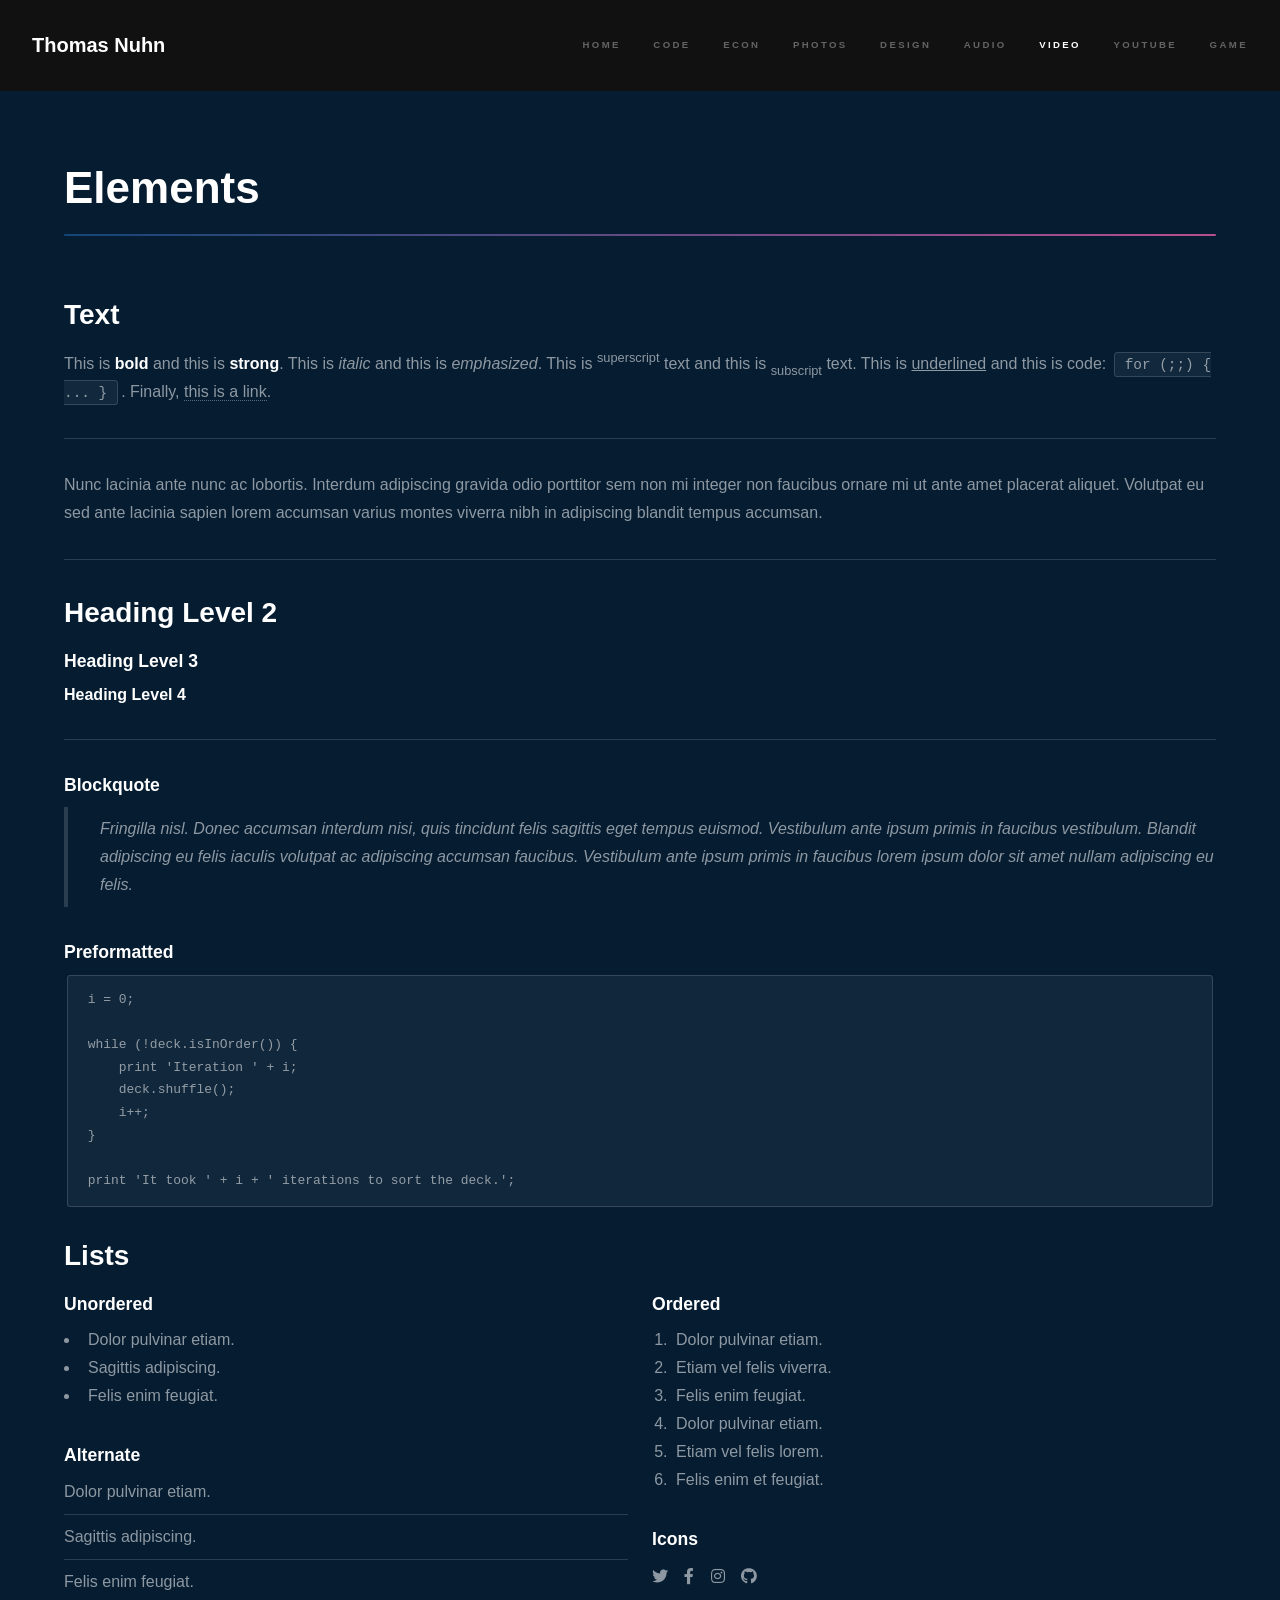
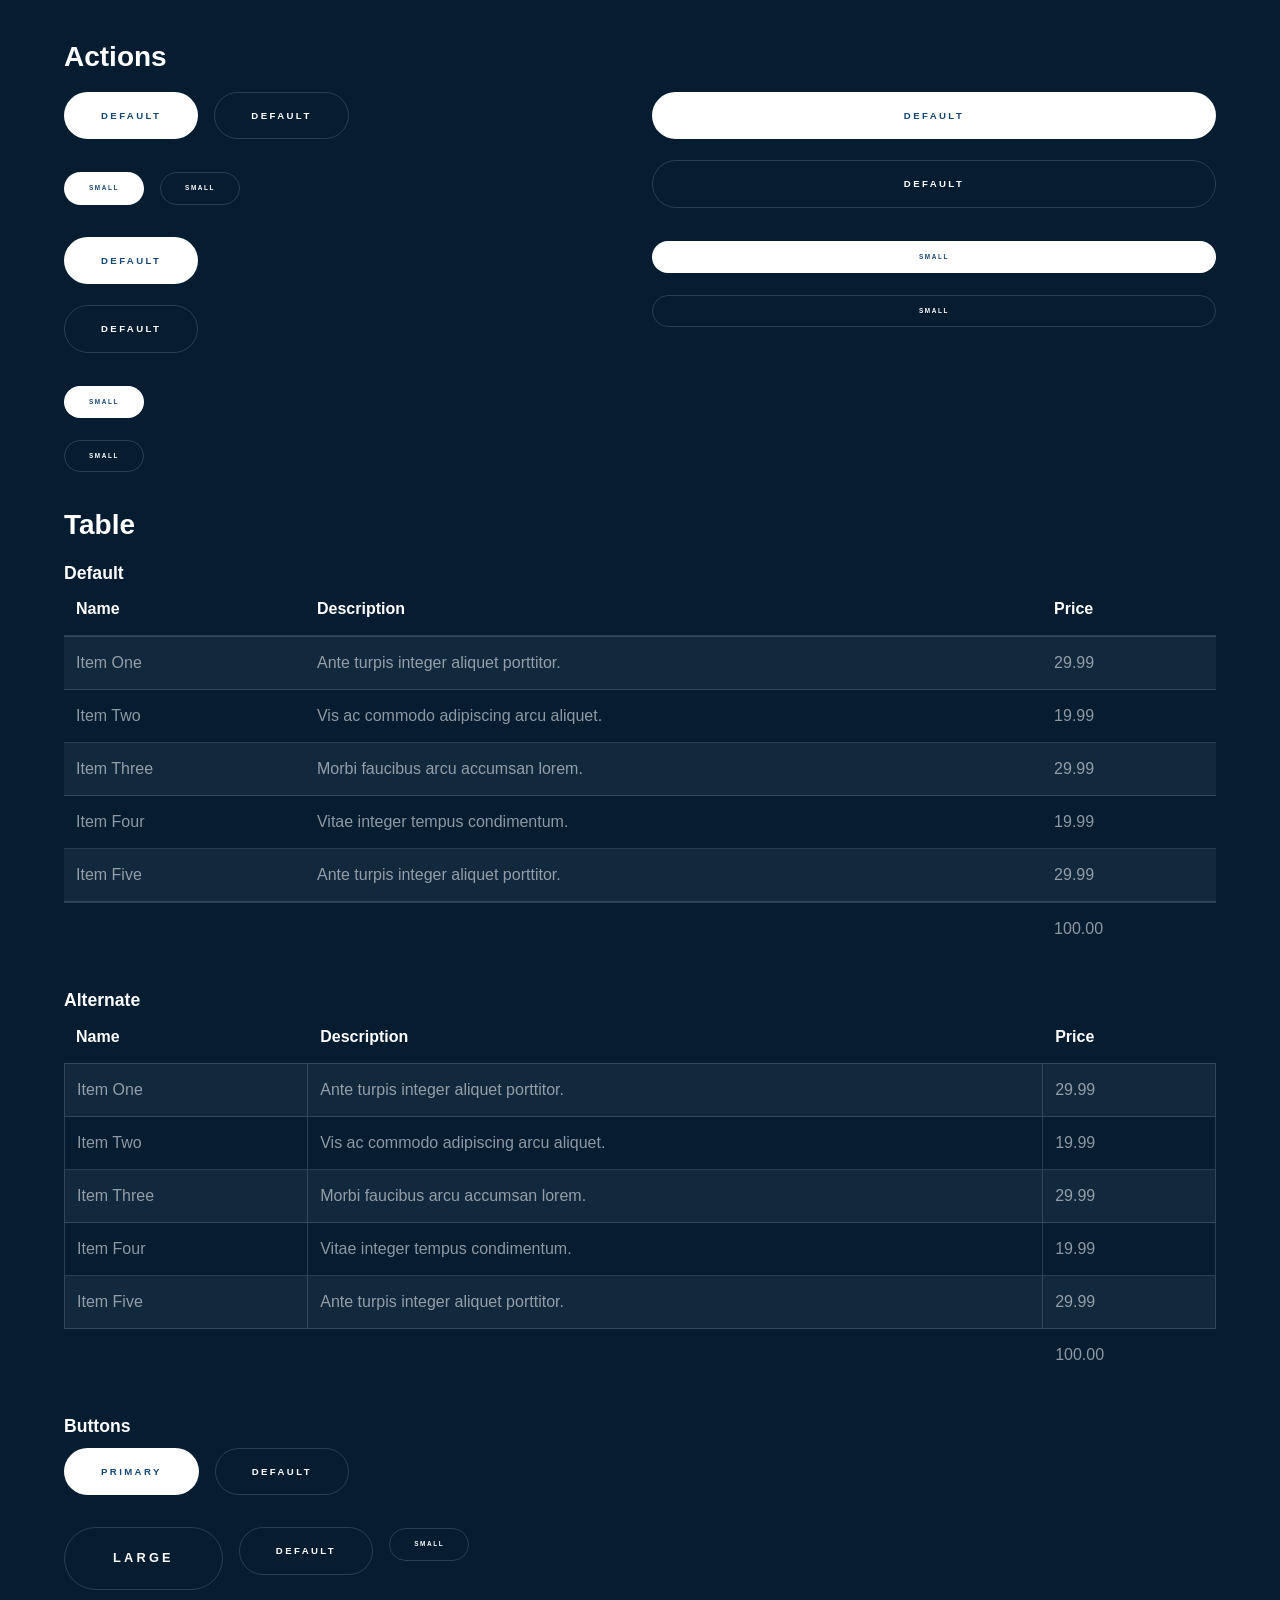
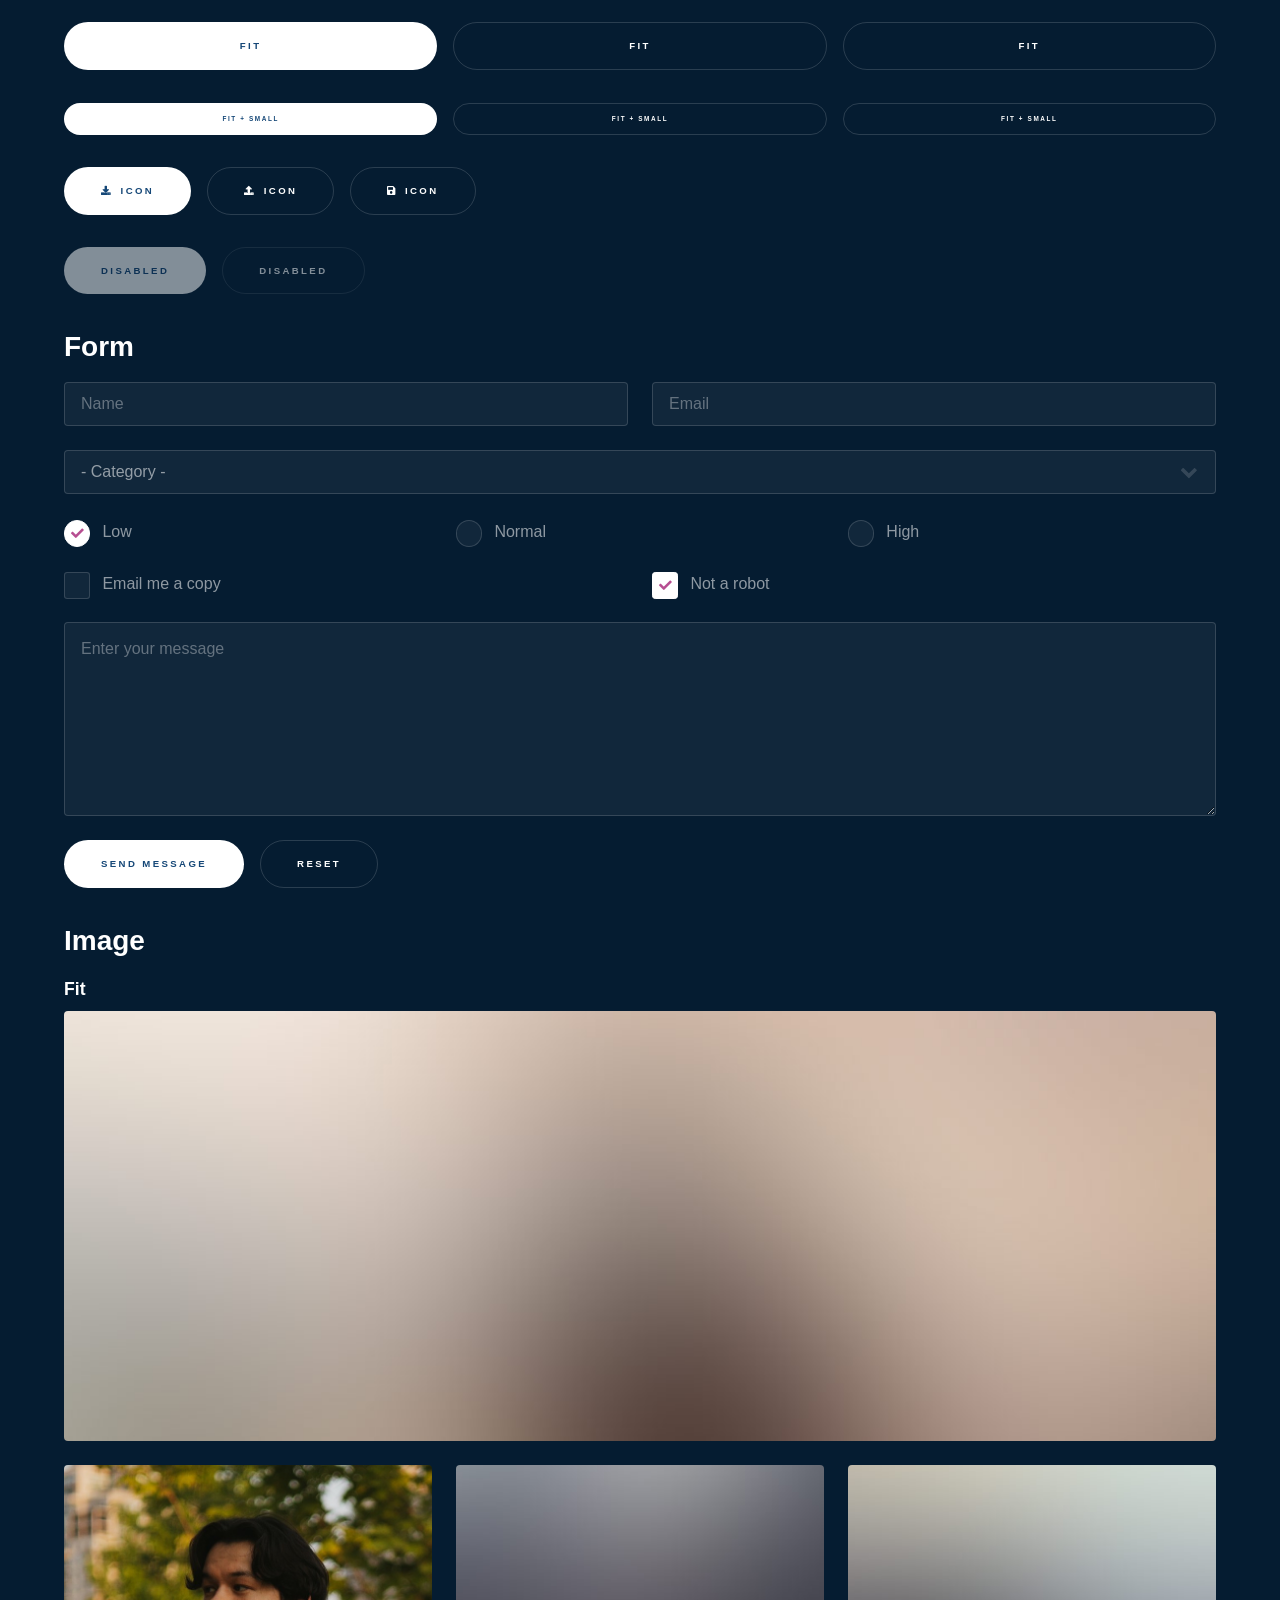
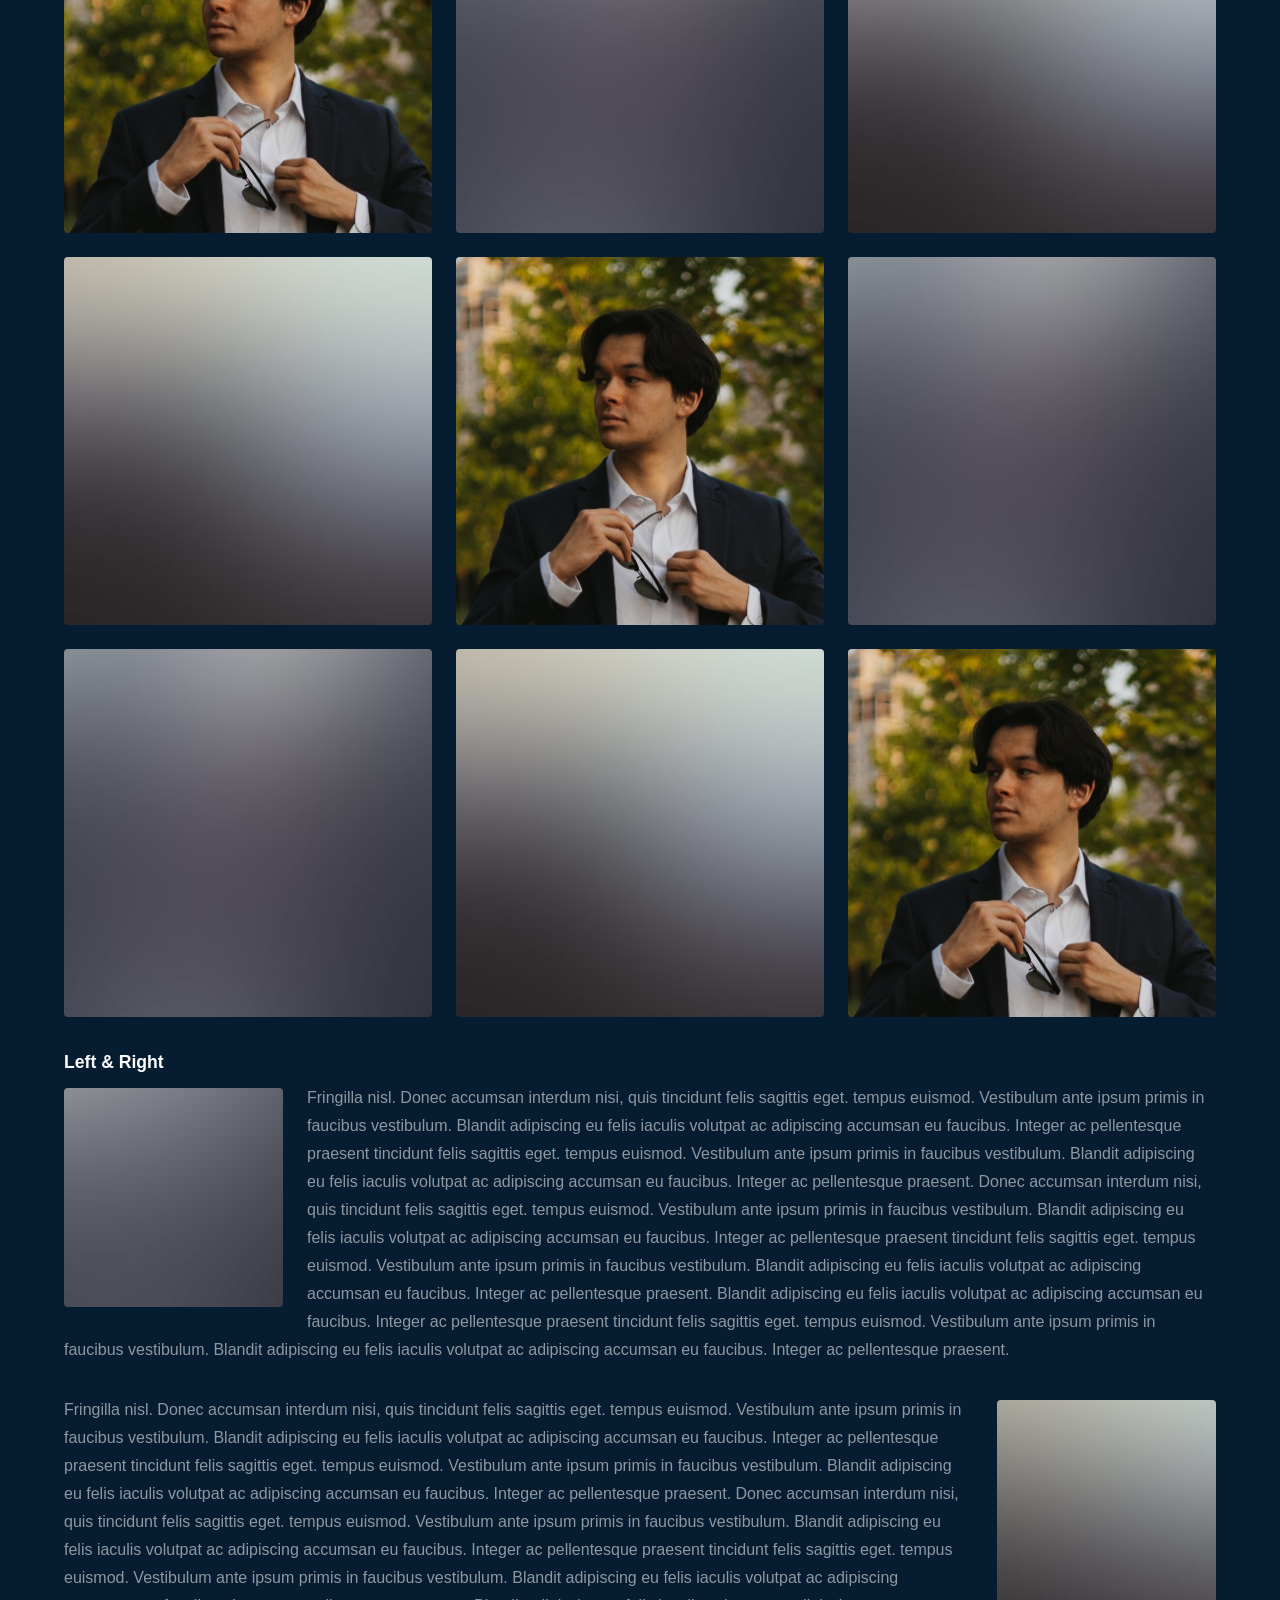
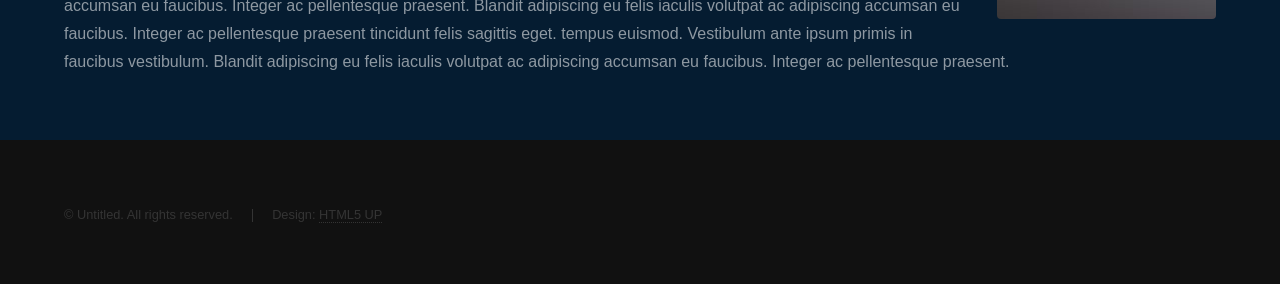
<file: Video.html>
<!DOCTYPE HTML>
<!--
	Hyperspace by HTML5 UP
	html5up.net | @ajlkn
	Free for personal and commercial use under the CCA 3.0 license (html5up.net/license)
-->
<html>
	<head>
		<title>Video Work — Thomas Nuhn</title>
		<meta charset="utf-8" />
		<meta name="viewport" content="width=device-width, initial-scale=1, user-scalable=no" />
		<link rel="stylesheet" href="assets/css/main.css" />
		<noscript><link rel="stylesheet" href="assets/css/noscript.css" /></noscript>
	</head>
	<body class="is-preload">

		<!-- Header -->
			<header id="header">
				<a href="index.html" class="title">Thomas Nuhn</a>
				<nav>
					<ul>
						<li><a href="index.html">Home</a></li>
						<li><a href="Programming.html">Code</a></li>
						<li><a href="Econ.html">ECON</a></li>
						<li><a href="Photography.html">Photos</a></li>
						<li><a href="Design.html">Design</a></li>
						<li><a href="Music.html">Audio</a></li>
						<li><a href="Video.html" class="active">Video</a></li>
						<li><a href="YouTube.html">YouTube</a></li>
						<li><a href="Game.html">Game</a></li>
					</ul>
				</nav>
			</header>

		<!-- Wrapper -->
			<div id="wrapper">

				<!-- Main -->
					<section id="main" class="wrapper">
						<div class="inner">
							<h1 class="major">Elements</h1>

							<!-- Text -->
								<section>
									<h2>Text</h2>
									<p>This is <b>bold</b> and this is <strong>strong</strong>. This is <i>italic</i> and this is <em>emphasized</em>.
									This is <sup>superscript</sup> text and this is <sub>subscript</sub> text.
									This is <u>underlined</u> and this is code: <code>for (;;) { ... }</code>. Finally, <a href="#">this is a link</a>.</p>
									<hr />
									<p>Nunc lacinia ante nunc ac lobortis. Interdum adipiscing gravida odio porttitor sem non mi integer non faucibus ornare mi ut ante amet placerat aliquet. Volutpat eu sed ante lacinia sapien lorem accumsan varius montes viverra nibh in adipiscing blandit tempus accumsan.</p>
									<hr />
									<h2>Heading Level 2</h2>
									<h3>Heading Level 3</h3>
									<h4>Heading Level 4</h4>
									<hr />
									<h3>Blockquote</h3>
									<blockquote>Fringilla nisl. Donec accumsan interdum nisi, quis tincidunt felis sagittis eget tempus euismod. Vestibulum ante ipsum primis in faucibus vestibulum. Blandit adipiscing eu felis iaculis volutpat ac adipiscing accumsan faucibus. Vestibulum ante ipsum primis in faucibus lorem ipsum dolor sit amet nullam adipiscing eu felis.</blockquote>
									<h3>Preformatted</h3>
									<pre><code>i = 0;

while (!deck.isInOrder()) {
    print 'Iteration ' + i;
    deck.shuffle();
    i++;
}

print 'It took ' + i + ' iterations to sort the deck.';</code></pre>
								</section>

							<!-- Lists -->
								<section>
									<h2>Lists</h2>
									<div class="row">
										<div class="col-6 col-12-medium">
											<h3>Unordered</h3>
											<ul>
												<li>Dolor pulvinar etiam.</li>
												<li>Sagittis adipiscing.</li>
												<li>Felis enim feugiat.</li>
											</ul>
											<h3>Alternate</h3>
											<ul class="alt">
												<li>Dolor pulvinar etiam.</li>
												<li>Sagittis adipiscing.</li>
												<li>Felis enim feugiat.</li>
											</ul>
										</div>
										<div class="col-6 col-12-medium">
											<h3>Ordered</h3>
											<ol>
												<li>Dolor pulvinar etiam.</li>
												<li>Etiam vel felis viverra.</li>
												<li>Felis enim feugiat.</li>
												<li>Dolor pulvinar etiam.</li>
												<li>Etiam vel felis lorem.</li>
												<li>Felis enim et feugiat.</li>
											</ol>
											<h3>Icons</h3>
											<ul class="icons">
												<li><a href="#" class="icon brands fa-twitter"><span class="label">Twitter</span></a></li>
												<li><a href="#" class="icon brands fa-facebook-f"><span class="label">Facebook</span></a></li>
												<li><a href="#" class="icon brands fa-instagram"><span class="label">Instagram</span></a></li>
												<li><a href="#" class="icon brands fa-github"><span class="label">Github</span></a></li>
											</ul>
										</div>
									</div>
									<h2>Actions</h2>
									<div class="row">
										<div class="col-6 col-12-medium">
											<ul class="actions">
												<li><a href="#" class="button primary">Default</a></li>
												<li><a href="#" class="button">Default</a></li>
											</ul>
											<ul class="actions small">
												<li><a href="#" class="button primary small">Small</a></li>
												<li><a href="#" class="button small">Small</a></li>
											</ul>
											<ul class="actions stacked">
												<li><a href="#" class="button primary">Default</a></li>
												<li><a href="#" class="button">Default</a></li>
											</ul>
											<ul class="actions stacked">
												<li><a href="#" class="button primary small">Small</a></li>
												<li><a href="#" class="button small">Small</a></li>
											</ul>
										</div>
										<div class="col-6 col-12-medium">
											<ul class="actions stacked">
												<li><a href="#" class="button primary fit">Default</a></li>
												<li><a href="#" class="button fit">Default</a></li>
											</ul>
											<ul class="actions stacked">
												<li><a href="#" class="button primary small fit">Small</a></li>
												<li><a href="#" class="button small fit">Small</a></li>
											</ul>
										</div>
									</div>
								</section>

							<!-- Table -->
								<section>
									<h2>Table</h2>
									<h3>Default</h3>
									<div class="table-wrapper">
										<table>
											<thead>
												<tr>
													<th>Name</th>
													<th>Description</th>
													<th>Price</th>
												</tr>
											</thead>
											<tbody>
												<tr>
													<td>Item One</td>
													<td>Ante turpis integer aliquet porttitor.</td>
													<td>29.99</td>
												</tr>
												<tr>
													<td>Item Two</td>
													<td>Vis ac commodo adipiscing arcu aliquet.</td>
													<td>19.99</td>
												</tr>
												<tr>
													<td>Item Three</td>
													<td> Morbi faucibus arcu accumsan lorem.</td>
													<td>29.99</td>
												</tr>
												<tr>
													<td>Item Four</td>
													<td>Vitae integer tempus condimentum.</td>
													<td>19.99</td>
												</tr>
												<tr>
													<td>Item Five</td>
													<td>Ante turpis integer aliquet porttitor.</td>
													<td>29.99</td>
												</tr>
											</tbody>
											<tfoot>
												<tr>
													<td colspan="2"></td>
													<td>100.00</td>
												</tr>
											</tfoot>
										</table>
									</div>

									<h3>Alternate</h3>
									<div class="table-wrapper">
										<table class="alt">
											<thead>
												<tr>
													<th>Name</th>
													<th>Description</th>
													<th>Price</th>
												</tr>
											</thead>
											<tbody>
												<tr>
													<td>Item One</td>
													<td>Ante turpis integer aliquet porttitor.</td>
													<td>29.99</td>
												</tr>
												<tr>
													<td>Item Two</td>
													<td>Vis ac commodo adipiscing arcu aliquet.</td>
													<td>19.99</td>
												</tr>
												<tr>
													<td>Item Three</td>
													<td> Morbi faucibus arcu accumsan lorem.</td>
													<td>29.99</td>
												</tr>
												<tr>
													<td>Item Four</td>
													<td>Vitae integer tempus condimentum.</td>
													<td>19.99</td>
												</tr>
												<tr>
													<td>Item Five</td>
													<td>Ante turpis integer aliquet porttitor.</td>
													<td>29.99</td>
												</tr>
											</tbody>
											<tfoot>
												<tr>
													<td colspan="2"></td>
													<td>100.00</td>
												</tr>
											</tfoot>
										</table>
									</div>
								</section>

							<!-- Buttons -->
								<section>
									<h3>Buttons</h3>
									<ul class="actions">
										<li><a href="#" class="button primary">Primary</a></li>
										<li><a href="#" class="button">Default</a></li>
									</ul>
									<ul class="actions">
										<li><a href="#" class="button large">Large</a></li>
										<li><a href="#" class="button">Default</a></li>
										<li><a href="#" class="button small">Small</a></li>
									</ul>
									<ul class="actions fit">
										<li><a href="#" class="button primary fit">Fit</a></li>
										<li><a href="#" class="button fit">Fit</a></li>
										<li><a href="#" class="button fit">Fit</a></li>
									</ul>
									<ul class="actions fit small">
										<li><a href="#" class="button primary fit small">Fit + Small</a></li>
										<li><a href="#" class="button fit small">Fit + Small</a></li>
										<li><a href="#" class="button fit small">Fit + Small</a></li>
									</ul>
									<ul class="actions">
										<li><a href="#" class="button primary icon solid fa-download">Icon</a></li>
										<li><a href="#" class="button icon solid fa-upload">Icon</a></li>
										<li><a href="#" class="button icon solid fa-save">Icon</a></li>
									</ul>
									<ul class="actions">
										<li><span class="button primary disabled">Disabled</span></li>
										<li><span class="button disabled">Disabled</span></li>
									</ul>
								</section>

							<!-- Form -->
								<section>
									<h2>Form</h2>
									<form method="post" action="#">
										<div class="row gtr-uniform">
											<div class="col-6 col-12-xsmall">
												<input type="text" name="demo-name" id="demo-name" value="" placeholder="Name" />
											</div>
											<div class="col-6 col-12-xsmall">
												<input type="email" name="demo-email" id="demo-email" value="" placeholder="Email" />
											</div>
											<div class="col-12">
												<select name="demo-category" id="demo-category">
													<option value="">- Category -</option>
													<option value="1">Manufacturing</option>
													<option value="1">Shipping</option>
													<option value="1">Administration</option>
													<option value="1">Human Resources</option>
												</select>
											</div>
											<div class="col-4 col-12-small">
												<input type="radio" id="demo-priority-low" name="demo-priority" checked>
												<label for="demo-priority-low">Low</label>
											</div>
											<div class="col-4 col-12-small">
												<input type="radio" id="demo-priority-normal" name="demo-priority">
												<label for="demo-priority-normal">Normal</label>
											</div>
											<div class="col-4 col-12-small">
												<input type="radio" id="demo-priority-high" name="demo-priority">
												<label for="demo-priority-high">High</label>
											</div>
											<div class="col-6 col-12-small">
												<input type="checkbox" id="demo-copy" name="demo-copy">
												<label for="demo-copy">Email me a copy</label>
											</div>
											<div class="col-6 col-12-small">
												<input type="checkbox" id="demo-human" name="demo-human" checked>
												<label for="demo-human">Not a robot</label>
											</div>
											<div class="col-12">
												<textarea name="demo-message" id="demo-message" placeholder="Enter your message" rows="6"></textarea>
											</div>
											<div class="col-12">
												<ul class="actions">
													<li><input type="submit" value="Send Message" class="primary" /></li>
													<li><input type="reset" value="Reset" /></li>
												</ul>
											</div>
										</div>
									</form>
								</section>

							<!-- Image -->
								<section>
									<h2>Image</h2>
									<h3>Fit</h3>
									<div class="box alt">
										<div class="row gtr-uniform">
											<div class="col-12"><span class="image fit"><img src="images/pic04.jpg" alt="" /></span></div>
											<div class="col-4"><span class="image fit"><img src="images/pic01.jpg" alt="" /></span></div>
											<div class="col-4"><span class="image fit"><img src="images/pic02.jpg" alt="" /></span></div>
											<div class="col-4"><span class="image fit"><img src="images/pic03.jpg" alt="" /></span></div>
											<div class="col-4"><span class="image fit"><img src="images/pic03.jpg" alt="" /></span></div>
											<div class="col-4"><span class="image fit"><img src="images/pic01.jpg" alt="" /></span></div>
											<div class="col-4"><span class="image fit"><img src="images/pic02.jpg" alt="" /></span></div>
											<div class="col-4"><span class="image fit"><img src="images/pic02.jpg" alt="" /></span></div>
											<div class="col-4"><span class="image fit"><img src="images/pic03.jpg" alt="" /></span></div>
											<div class="col-4"><span class="image fit"><img src="images/pic01.jpg" alt="" /></span></div>
										</div>
									</div>
									<h3>Left &amp; Right</h3>
									<p><span class="image left"><img src="images/pic05.jpg" alt="" /></span>Fringilla nisl. Donec accumsan interdum nisi, quis tincidunt felis sagittis eget. tempus euismod. Vestibulum ante ipsum primis in faucibus vestibulum. Blandit adipiscing eu felis iaculis volutpat ac adipiscing accumsan eu faucibus. Integer ac pellentesque praesent tincidunt felis sagittis eget. tempus euismod. Vestibulum ante ipsum primis in faucibus vestibulum. Blandit adipiscing eu felis iaculis volutpat ac adipiscing accumsan eu faucibus. Integer ac pellentesque praesent. Donec accumsan interdum nisi, quis tincidunt felis sagittis eget. tempus euismod. Vestibulum ante ipsum primis in faucibus vestibulum. Blandit adipiscing eu felis iaculis volutpat ac adipiscing accumsan eu faucibus. Integer ac pellentesque praesent tincidunt felis sagittis eget. tempus euismod. Vestibulum ante ipsum primis in faucibus vestibulum. Blandit adipiscing eu felis iaculis volutpat ac adipiscing accumsan eu faucibus. Integer ac pellentesque praesent. Blandit adipiscing eu felis iaculis volutpat ac adipiscing accumsan eu faucibus. Integer ac pellentesque praesent tincidunt felis sagittis eget. tempus euismod. Vestibulum ante ipsum primis in faucibus vestibulum. Blandit adipiscing eu felis iaculis volutpat ac adipiscing accumsan eu faucibus. Integer ac pellentesque praesent.</p>
									<p><span class="image right"><img src="images/pic06.jpg" alt="" /></span>Fringilla nisl. Donec accumsan interdum nisi, quis tincidunt felis sagittis eget. tempus euismod. Vestibulum ante ipsum primis in faucibus vestibulum. Blandit adipiscing eu felis iaculis volutpat ac adipiscing accumsan eu faucibus. Integer ac pellentesque praesent tincidunt felis sagittis eget. tempus euismod. Vestibulum ante ipsum primis in faucibus vestibulum. Blandit adipiscing eu felis iaculis volutpat ac adipiscing accumsan eu faucibus. Integer ac pellentesque praesent. Donec accumsan interdum nisi, quis tincidunt felis sagittis eget. tempus euismod. Vestibulum ante ipsum primis in faucibus vestibulum. Blandit adipiscing eu felis iaculis volutpat ac adipiscing accumsan eu faucibus. Integer ac pellentesque praesent tincidunt felis sagittis eget. tempus euismod. Vestibulum ante ipsum primis in faucibus vestibulum. Blandit adipiscing eu felis iaculis volutpat ac adipiscing accumsan eu faucibus. Integer ac pellentesque praesent. Blandit adipiscing eu felis iaculis volutpat ac adipiscing accumsan eu faucibus. Integer ac pellentesque praesent tincidunt felis sagittis eget. tempus euismod. Vestibulum ante ipsum primis in faucibus vestibulum. Blandit adipiscing eu felis iaculis volutpat ac adipiscing accumsan eu faucibus. Integer ac pellentesque praesent.</p>
								</section>

						</div>
					</section>

			</div>

		<!-- Footer -->
			<footer id="footer" class="wrapper alt">
				<div class="inner">
					<ul class="menu">
						<li>&copy; Untitled. All rights reserved.</li><li>Design: <a href="http://html5up.net">HTML5 UP</a></li>
					</ul>
				</div>
			</footer>

		<!-- Scripts -->
			<script src="assets/js/jquery.min.js"></script>
			<script src="assets/js/jquery.scrollex.min.js"></script>
			<script src="assets/js/jquery.scrolly.min.js"></script>
			<script src="assets/js/browser.min.js"></script>
			<script src="assets/js/breakpoints.min.js"></script>
			<script src="assets/js/util.js"></script>
			<script src="assets/js/main.js"></script>

	</body>
</html>
</file>
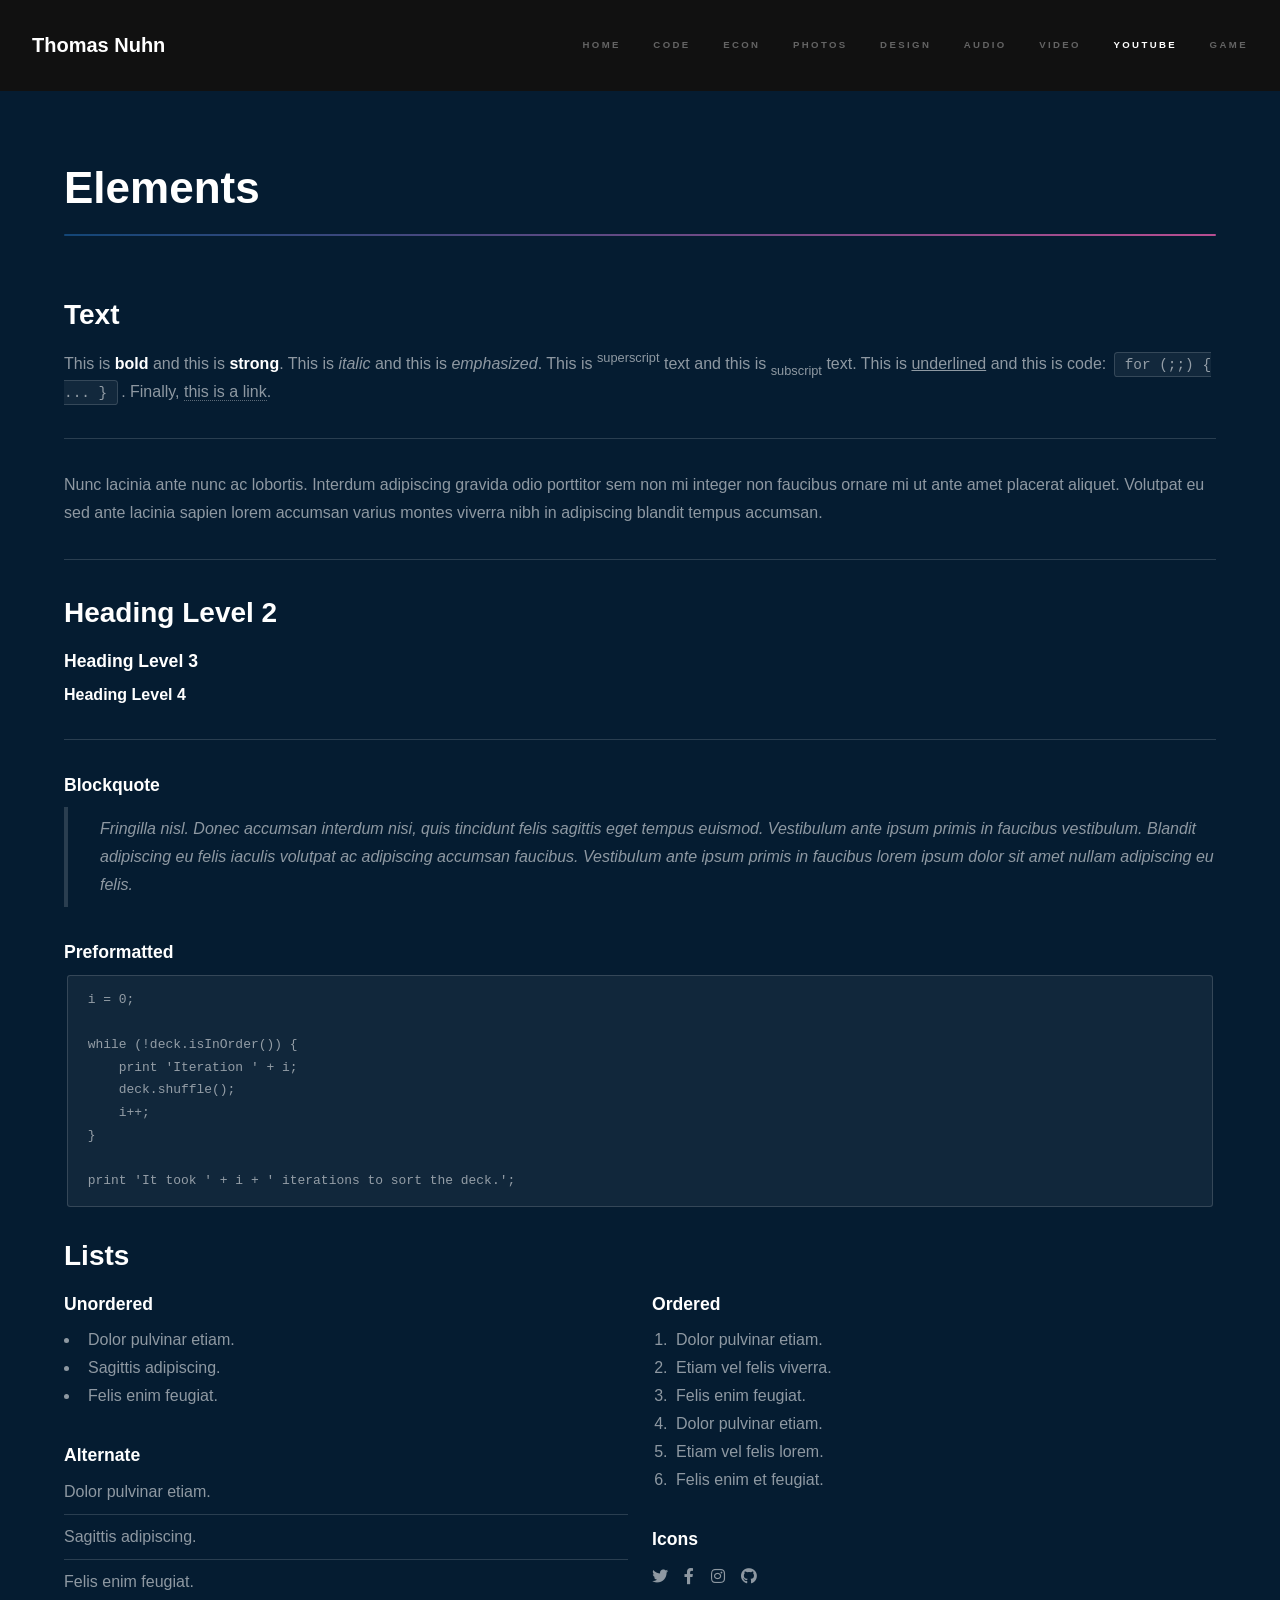
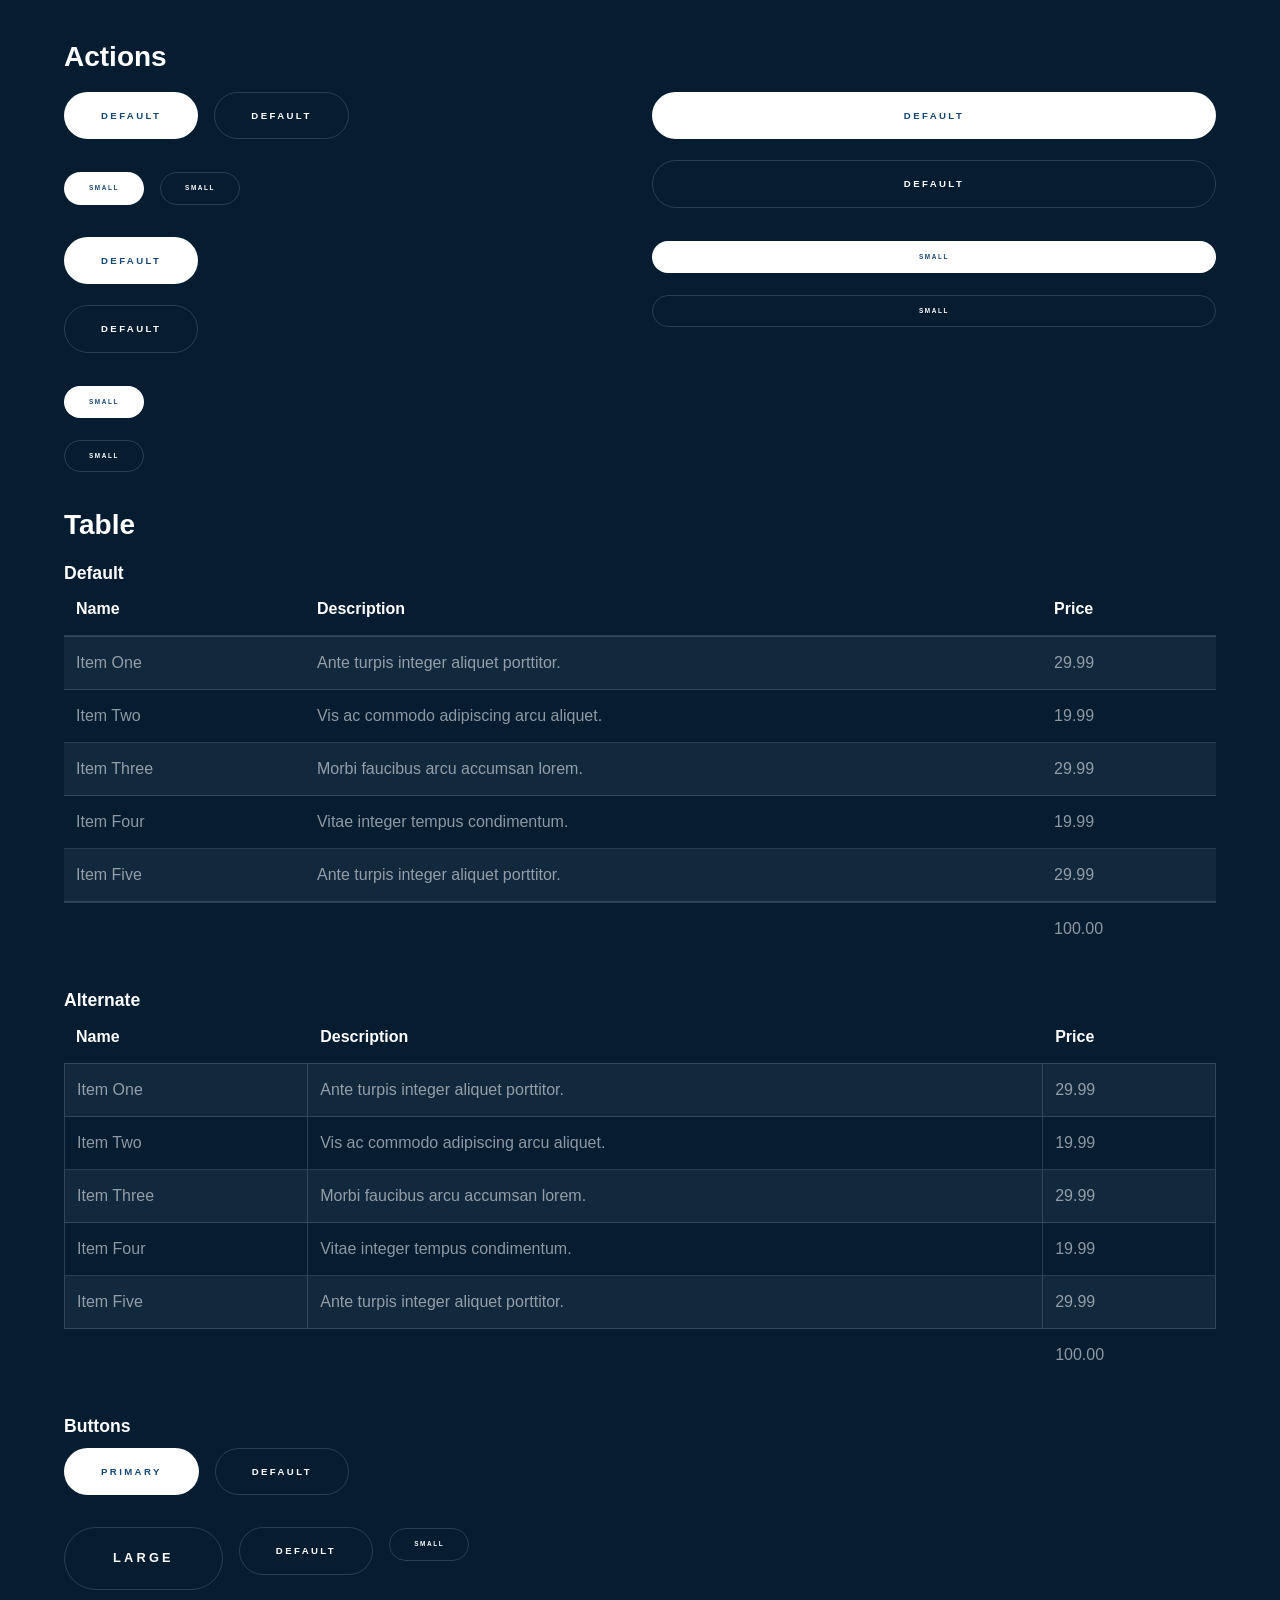
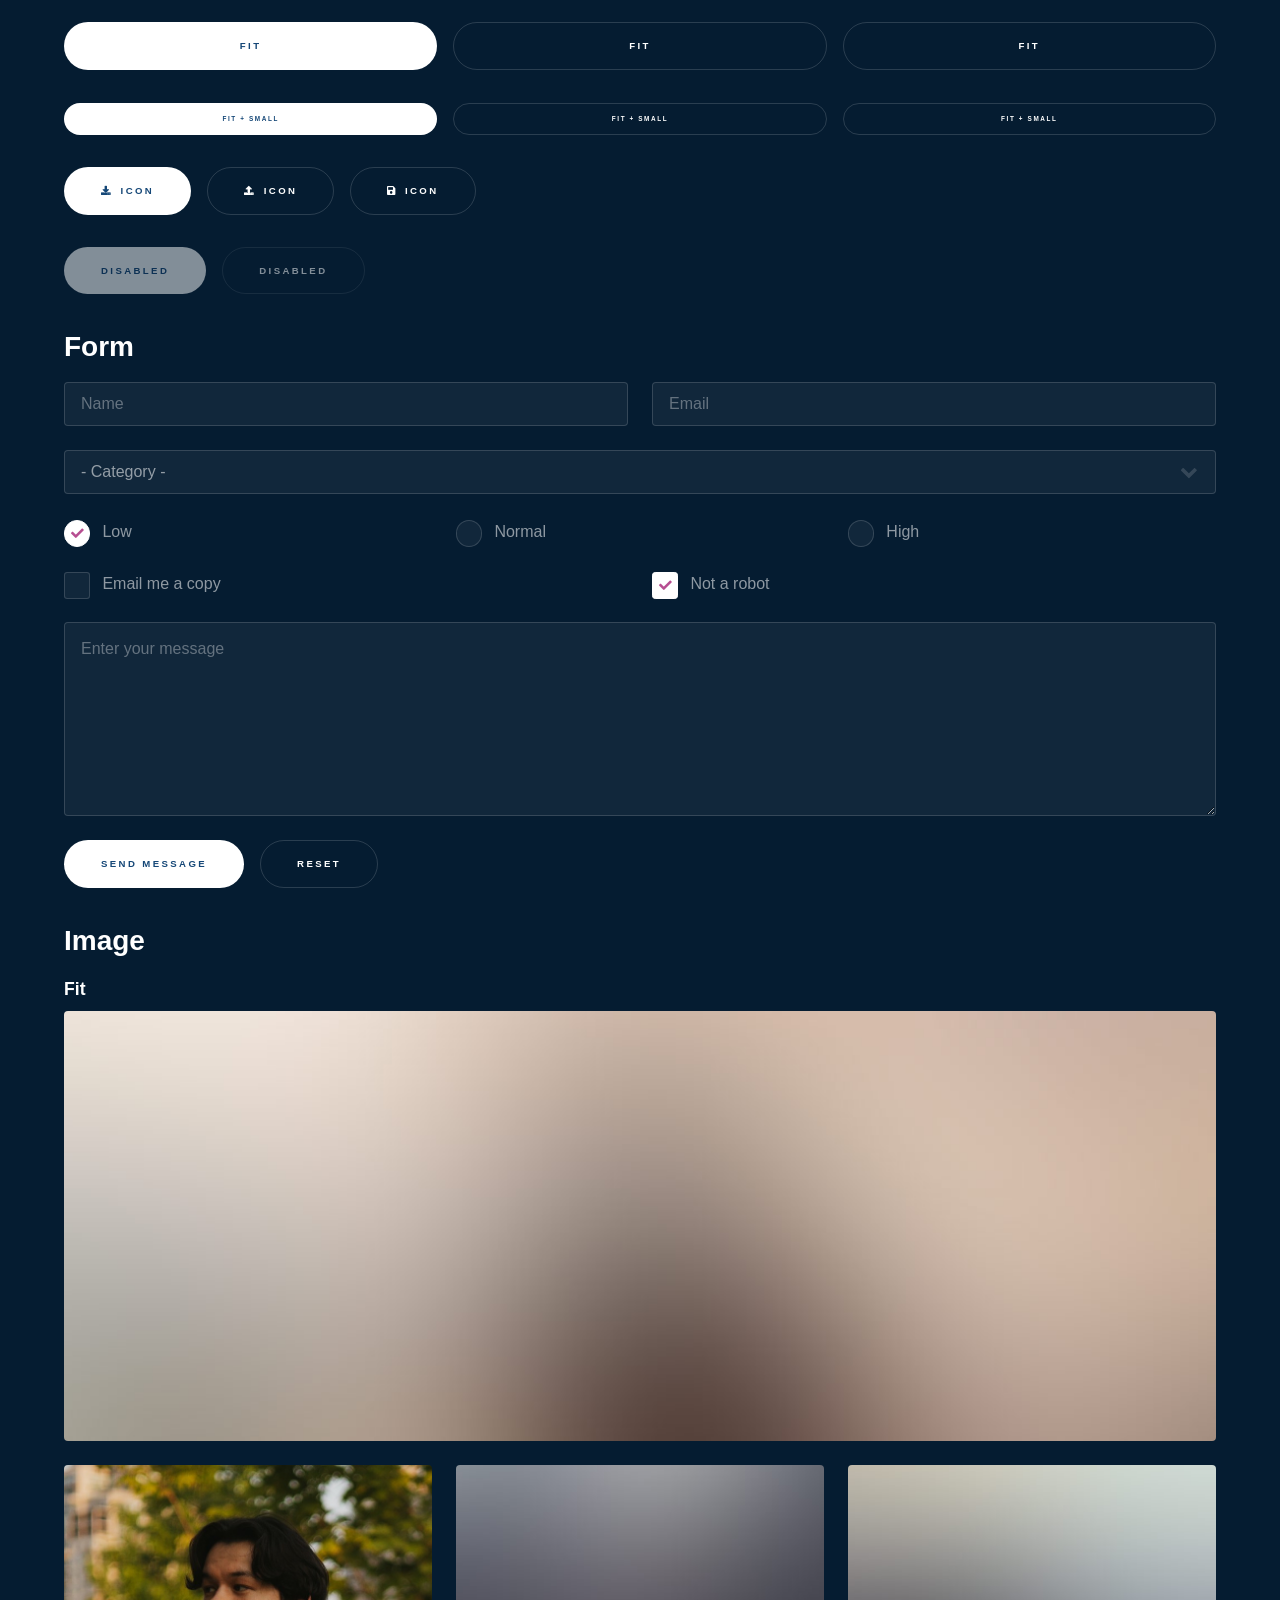
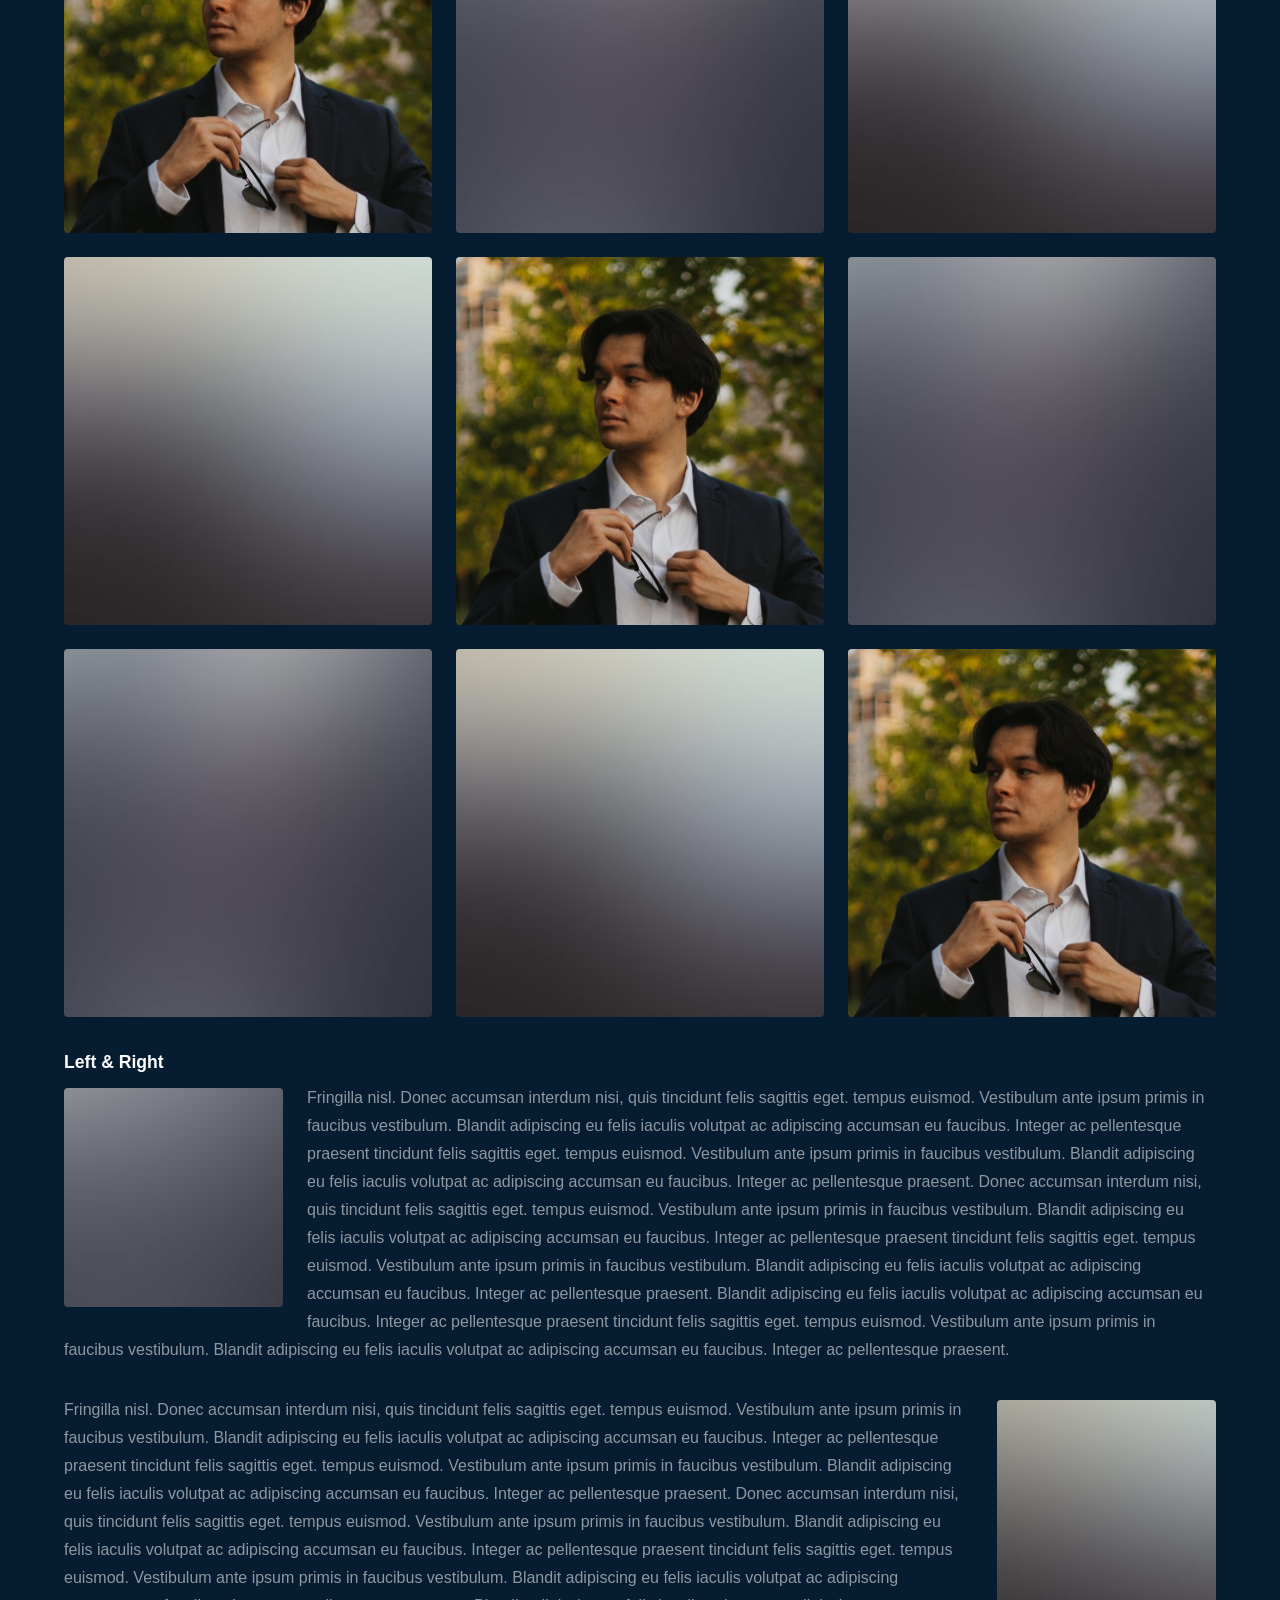
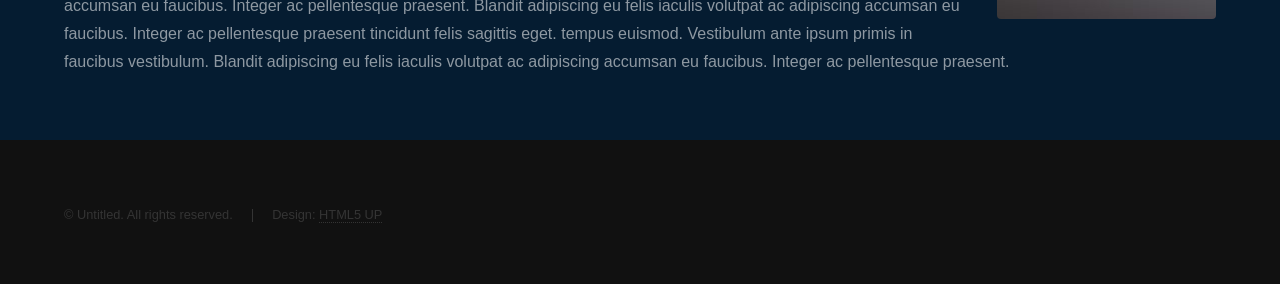
<file: YouTube.html>
<!DOCTYPE HTML>
<!--
	Hyperspace by HTML5 UP
	html5up.net | @ajlkn
	Free for personal and commercial use under the CCA 3.0 license (html5up.net/license)
-->
<html>
	<head>
		<title>YouTube Channel — Thomas Nuhn</title>
		<meta charset="utf-8" />
		<meta name="viewport" content="width=device-width, initial-scale=1, user-scalable=no" />
		<link rel="stylesheet" href="assets/css/main.css" />
		<noscript><link rel="stylesheet" href="assets/css/noscript.css" /></noscript>
	</head>
	<body class="is-preload">

		<!-- Header -->
			<header id="header">
				<a href="index.html" class="title">Thomas Nuhn</a>
				<nav>
					<ul>
						<li><a href="index.html">Home</a></li>
						<li><a href="Programming.html">Code</a></li>
						<li><a href="Econ.html">ECON</a></li>
						<li><a href="Photography.html">Photos</a></li>
						<li><a href="Design.html">Design</a></li>
						<li><a href="Music.html">Audio</a></li>
						<li><a href="Video.html">Video</a></li>
						<li><a href="YouTube.html" class="active">YouTube</a></li>
						<li><a href="Game.html">Game</a></li>
					</ul>
				</nav>
			</header>
		<!-- Wrapper -->
			<div id="wrapper">

				<!-- Main -->
					<section id="main" class="wrapper">
						<div class="inner">
							<h1 class="major">Elements</h1>

							<!-- Text -->
								<section>
									<h2>Text</h2>
									<p>This is <b>bold</b> and this is <strong>strong</strong>. This is <i>italic</i> and this is <em>emphasized</em>.
									This is <sup>superscript</sup> text and this is <sub>subscript</sub> text.
									This is <u>underlined</u> and this is code: <code>for (;;) { ... }</code>. Finally, <a href="#">this is a link</a>.</p>
									<hr />
									<p>Nunc lacinia ante nunc ac lobortis. Interdum adipiscing gravida odio porttitor sem non mi integer non faucibus ornare mi ut ante amet placerat aliquet. Volutpat eu sed ante lacinia sapien lorem accumsan varius montes viverra nibh in adipiscing blandit tempus accumsan.</p>
									<hr />
									<h2>Heading Level 2</h2>
									<h3>Heading Level 3</h3>
									<h4>Heading Level 4</h4>
									<hr />
									<h3>Blockquote</h3>
									<blockquote>Fringilla nisl. Donec accumsan interdum nisi, quis tincidunt felis sagittis eget tempus euismod. Vestibulum ante ipsum primis in faucibus vestibulum. Blandit adipiscing eu felis iaculis volutpat ac adipiscing accumsan faucibus. Vestibulum ante ipsum primis in faucibus lorem ipsum dolor sit amet nullam adipiscing eu felis.</blockquote>
									<h3>Preformatted</h3>
									<pre><code>i = 0;

while (!deck.isInOrder()) {
    print 'Iteration ' + i;
    deck.shuffle();
    i++;
}

print 'It took ' + i + ' iterations to sort the deck.';</code></pre>
								</section>

							<!-- Lists -->
								<section>
									<h2>Lists</h2>
									<div class="row">
										<div class="col-6 col-12-medium">
											<h3>Unordered</h3>
											<ul>
												<li>Dolor pulvinar etiam.</li>
												<li>Sagittis adipiscing.</li>
												<li>Felis enim feugiat.</li>
											</ul>
											<h3>Alternate</h3>
											<ul class="alt">
												<li>Dolor pulvinar etiam.</li>
												<li>Sagittis adipiscing.</li>
												<li>Felis enim feugiat.</li>
											</ul>
										</div>
										<div class="col-6 col-12-medium">
											<h3>Ordered</h3>
											<ol>
												<li>Dolor pulvinar etiam.</li>
												<li>Etiam vel felis viverra.</li>
												<li>Felis enim feugiat.</li>
												<li>Dolor pulvinar etiam.</li>
												<li>Etiam vel felis lorem.</li>
												<li>Felis enim et feugiat.</li>
											</ol>
											<h3>Icons</h3>
											<ul class="icons">
												<li><a href="#" class="icon brands fa-twitter"><span class="label">Twitter</span></a></li>
												<li><a href="#" class="icon brands fa-facebook-f"><span class="label">Facebook</span></a></li>
												<li><a href="#" class="icon brands fa-instagram"><span class="label">Instagram</span></a></li>
												<li><a href="#" class="icon brands fa-github"><span class="label">Github</span></a></li>
											</ul>
										</div>
									</div>
									<h2>Actions</h2>
									<div class="row">
										<div class="col-6 col-12-medium">
											<ul class="actions">
												<li><a href="#" class="button primary">Default</a></li>
												<li><a href="#" class="button">Default</a></li>
											</ul>
											<ul class="actions small">
												<li><a href="#" class="button primary small">Small</a></li>
												<li><a href="#" class="button small">Small</a></li>
											</ul>
											<ul class="actions stacked">
												<li><a href="#" class="button primary">Default</a></li>
												<li><a href="#" class="button">Default</a></li>
											</ul>
											<ul class="actions stacked">
												<li><a href="#" class="button primary small">Small</a></li>
												<li><a href="#" class="button small">Small</a></li>
											</ul>
										</div>
										<div class="col-6 col-12-medium">
											<ul class="actions stacked">
												<li><a href="#" class="button primary fit">Default</a></li>
												<li><a href="#" class="button fit">Default</a></li>
											</ul>
											<ul class="actions stacked">
												<li><a href="#" class="button primary small fit">Small</a></li>
												<li><a href="#" class="button small fit">Small</a></li>
											</ul>
										</div>
									</div>
								</section>

							<!-- Table -->
								<section>
									<h2>Table</h2>
									<h3>Default</h3>
									<div class="table-wrapper">
										<table>
											<thead>
												<tr>
													<th>Name</th>
													<th>Description</th>
													<th>Price</th>
												</tr>
											</thead>
											<tbody>
												<tr>
													<td>Item One</td>
													<td>Ante turpis integer aliquet porttitor.</td>
													<td>29.99</td>
												</tr>
												<tr>
													<td>Item Two</td>
													<td>Vis ac commodo adipiscing arcu aliquet.</td>
													<td>19.99</td>
												</tr>
												<tr>
													<td>Item Three</td>
													<td> Morbi faucibus arcu accumsan lorem.</td>
													<td>29.99</td>
												</tr>
												<tr>
													<td>Item Four</td>
													<td>Vitae integer tempus condimentum.</td>
													<td>19.99</td>
												</tr>
												<tr>
													<td>Item Five</td>
													<td>Ante turpis integer aliquet porttitor.</td>
													<td>29.99</td>
												</tr>
											</tbody>
											<tfoot>
												<tr>
													<td colspan="2"></td>
													<td>100.00</td>
												</tr>
											</tfoot>
										</table>
									</div>

									<h3>Alternate</h3>
									<div class="table-wrapper">
										<table class="alt">
											<thead>
												<tr>
													<th>Name</th>
													<th>Description</th>
													<th>Price</th>
												</tr>
											</thead>
											<tbody>
												<tr>
													<td>Item One</td>
													<td>Ante turpis integer aliquet porttitor.</td>
													<td>29.99</td>
												</tr>
												<tr>
													<td>Item Two</td>
													<td>Vis ac commodo adipiscing arcu aliquet.</td>
													<td>19.99</td>
												</tr>
												<tr>
													<td>Item Three</td>
													<td> Morbi faucibus arcu accumsan lorem.</td>
													<td>29.99</td>
												</tr>
												<tr>
													<td>Item Four</td>
													<td>Vitae integer tempus condimentum.</td>
													<td>19.99</td>
												</tr>
												<tr>
													<td>Item Five</td>
													<td>Ante turpis integer aliquet porttitor.</td>
													<td>29.99</td>
												</tr>
											</tbody>
											<tfoot>
												<tr>
													<td colspan="2"></td>
													<td>100.00</td>
												</tr>
											</tfoot>
										</table>
									</div>
								</section>

							<!-- Buttons -->
								<section>
									<h3>Buttons</h3>
									<ul class="actions">
										<li><a href="#" class="button primary">Primary</a></li>
										<li><a href="#" class="button">Default</a></li>
									</ul>
									<ul class="actions">
										<li><a href="#" class="button large">Large</a></li>
										<li><a href="#" class="button">Default</a></li>
										<li><a href="#" class="button small">Small</a></li>
									</ul>
									<ul class="actions fit">
										<li><a href="#" class="button primary fit">Fit</a></li>
										<li><a href="#" class="button fit">Fit</a></li>
										<li><a href="#" class="button fit">Fit</a></li>
									</ul>
									<ul class="actions fit small">
										<li><a href="#" class="button primary fit small">Fit + Small</a></li>
										<li><a href="#" class="button fit small">Fit + Small</a></li>
										<li><a href="#" class="button fit small">Fit + Small</a></li>
									</ul>
									<ul class="actions">
										<li><a href="#" class="button primary icon solid fa-download">Icon</a></li>
										<li><a href="#" class="button icon solid fa-upload">Icon</a></li>
										<li><a href="#" class="button icon solid fa-save">Icon</a></li>
									</ul>
									<ul class="actions">
										<li><span class="button primary disabled">Disabled</span></li>
										<li><span class="button disabled">Disabled</span></li>
									</ul>
								</section>

							<!-- Form -->
								<section>
									<h2>Form</h2>
									<form method="post" action="#">
										<div class="row gtr-uniform">
											<div class="col-6 col-12-xsmall">
												<input type="text" name="demo-name" id="demo-name" value="" placeholder="Name" />
											</div>
											<div class="col-6 col-12-xsmall">
												<input type="email" name="demo-email" id="demo-email" value="" placeholder="Email" />
											</div>
											<div class="col-12">
												<select name="demo-category" id="demo-category">
													<option value="">- Category -</option>
													<option value="1">Manufacturing</option>
													<option value="1">Shipping</option>
													<option value="1">Administration</option>
													<option value="1">Human Resources</option>
												</select>
											</div>
											<div class="col-4 col-12-small">
												<input type="radio" id="demo-priority-low" name="demo-priority" checked>
												<label for="demo-priority-low">Low</label>
											</div>
											<div class="col-4 col-12-small">
												<input type="radio" id="demo-priority-normal" name="demo-priority">
												<label for="demo-priority-normal">Normal</label>
											</div>
											<div class="col-4 col-12-small">
												<input type="radio" id="demo-priority-high" name="demo-priority">
												<label for="demo-priority-high">High</label>
											</div>
											<div class="col-6 col-12-small">
												<input type="checkbox" id="demo-copy" name="demo-copy">
												<label for="demo-copy">Email me a copy</label>
											</div>
											<div class="col-6 col-12-small">
												<input type="checkbox" id="demo-human" name="demo-human" checked>
												<label for="demo-human">Not a robot</label>
											</div>
											<div class="col-12">
												<textarea name="demo-message" id="demo-message" placeholder="Enter your message" rows="6"></textarea>
											</div>
											<div class="col-12">
												<ul class="actions">
													<li><input type="submit" value="Send Message" class="primary" /></li>
													<li><input type="reset" value="Reset" /></li>
												</ul>
											</div>
										</div>
									</form>
								</section>

							<!-- Image -->
								<section>
									<h2>Image</h2>
									<h3>Fit</h3>
									<div class="box alt">
										<div class="row gtr-uniform">
											<div class="col-12"><span class="image fit"><img src="images/pic04.jpg" alt="" /></span></div>
											<div class="col-4"><span class="image fit"><img src="images/pic01.jpg" alt="" /></span></div>
											<div class="col-4"><span class="image fit"><img src="images/pic02.jpg" alt="" /></span></div>
											<div class="col-4"><span class="image fit"><img src="images/pic03.jpg" alt="" /></span></div>
											<div class="col-4"><span class="image fit"><img src="images/pic03.jpg" alt="" /></span></div>
											<div class="col-4"><span class="image fit"><img src="images/pic01.jpg" alt="" /></span></div>
											<div class="col-4"><span class="image fit"><img src="images/pic02.jpg" alt="" /></span></div>
											<div class="col-4"><span class="image fit"><img src="images/pic02.jpg" alt="" /></span></div>
											<div class="col-4"><span class="image fit"><img src="images/pic03.jpg" alt="" /></span></div>
											<div class="col-4"><span class="image fit"><img src="images/pic01.jpg" alt="" /></span></div>
										</div>
									</div>
									<h3>Left &amp; Right</h3>
									<p><span class="image left"><img src="images/pic05.jpg" alt="" /></span>Fringilla nisl. Donec accumsan interdum nisi, quis tincidunt felis sagittis eget. tempus euismod. Vestibulum ante ipsum primis in faucibus vestibulum. Blandit adipiscing eu felis iaculis volutpat ac adipiscing accumsan eu faucibus. Integer ac pellentesque praesent tincidunt felis sagittis eget. tempus euismod. Vestibulum ante ipsum primis in faucibus vestibulum. Blandit adipiscing eu felis iaculis volutpat ac adipiscing accumsan eu faucibus. Integer ac pellentesque praesent. Donec accumsan interdum nisi, quis tincidunt felis sagittis eget. tempus euismod. Vestibulum ante ipsum primis in faucibus vestibulum. Blandit adipiscing eu felis iaculis volutpat ac adipiscing accumsan eu faucibus. Integer ac pellentesque praesent tincidunt felis sagittis eget. tempus euismod. Vestibulum ante ipsum primis in faucibus vestibulum. Blandit adipiscing eu felis iaculis volutpat ac adipiscing accumsan eu faucibus. Integer ac pellentesque praesent. Blandit adipiscing eu felis iaculis volutpat ac adipiscing accumsan eu faucibus. Integer ac pellentesque praesent tincidunt felis sagittis eget. tempus euismod. Vestibulum ante ipsum primis in faucibus vestibulum. Blandit adipiscing eu felis iaculis volutpat ac adipiscing accumsan eu faucibus. Integer ac pellentesque praesent.</p>
									<p><span class="image right"><img src="images/pic06.jpg" alt="" /></span>Fringilla nisl. Donec accumsan interdum nisi, quis tincidunt felis sagittis eget. tempus euismod. Vestibulum ante ipsum primis in faucibus vestibulum. Blandit adipiscing eu felis iaculis volutpat ac adipiscing accumsan eu faucibus. Integer ac pellentesque praesent tincidunt felis sagittis eget. tempus euismod. Vestibulum ante ipsum primis in faucibus vestibulum. Blandit adipiscing eu felis iaculis volutpat ac adipiscing accumsan eu faucibus. Integer ac pellentesque praesent. Donec accumsan interdum nisi, quis tincidunt felis sagittis eget. tempus euismod. Vestibulum ante ipsum primis in faucibus vestibulum. Blandit adipiscing eu felis iaculis volutpat ac adipiscing accumsan eu faucibus. Integer ac pellentesque praesent tincidunt felis sagittis eget. tempus euismod. Vestibulum ante ipsum primis in faucibus vestibulum. Blandit adipiscing eu felis iaculis volutpat ac adipiscing accumsan eu faucibus. Integer ac pellentesque praesent. Blandit adipiscing eu felis iaculis volutpat ac adipiscing accumsan eu faucibus. Integer ac pellentesque praesent tincidunt felis sagittis eget. tempus euismod. Vestibulum ante ipsum primis in faucibus vestibulum. Blandit adipiscing eu felis iaculis volutpat ac adipiscing accumsan eu faucibus. Integer ac pellentesque praesent.</p>
								</section>

						</div>
					</section>

			</div>

		<!-- Footer -->
			<footer id="footer" class="wrapper alt">
				<div class="inner">
					<ul class="menu">
						<li>&copy; Untitled. All rights reserved.</li><li>Design: <a href="http://html5up.net">HTML5 UP</a></li>
					</ul>
				</div>
			</footer>

		<!-- Scripts -->
			<script src="assets/js/jquery.min.js"></script>
			<script src="assets/js/jquery.scrollex.min.js"></script>
			<script src="assets/js/jquery.scrolly.min.js"></script>
			<script src="assets/js/browser.min.js"></script>
			<script src="assets/js/breakpoints.min.js"></script>
			<script src="assets/js/util.js"></script>
			<script src="assets/js/main.js"></script>

	</body>
</html>
</file>
<file: assets/css/noscript.css>
/*
	Hyperspace by HTML5 UP
	html5up.net | @ajlkn
	Free for personal and commercial use under the CCA 3.0 license (html5up.net/license)
*/

/* Spotlights */

	.spotlights > section > .image:before {
		opacity: 0 !important;
	}

	.spotlights > section > .content > .inner {
		-moz-transform: none !important;
		-webkit-transform: none !important;
		-ms-transform: none !important;
		transform: none !important;
		opacity: 1 !important;
	}

/* Wrapper */

	.wrapper > .inner {
		opacity: 1 !important;
		-moz-transform: none !important;
		-webkit-transform: none !important;
		-ms-transform: none !important;
		transform: none !important;
	}

/* Sidebar */

	#sidebar > .inner {
		opacity: 1 !important;
	}

	#sidebar nav > ul > li {
		-moz-transform: none !important;
		-webkit-transform: none !important;
		-ms-transform: none !important;
		transform: none !important;
		opacity: 1 !important;
	}
</file>
<file: assets/css/main.css>
@import url(fontawesome-all.min.css);

/*
	Hyperspace by HTML5 UP
	html5up.net | @ajlkn
	Free for personal and commercial use under the CCA 3.0 license (html5up.net/license)
*/

html, body, div, span, applet, object,
iframe, h1, h2, h3, h4, h5, h6, p, blockquote,
pre, a, abbr, acronym, address, big, cite,
code, del, dfn, em, img, ins, kbd, q, s, samp,
small, strike, strong, sub, sup, tt, var, b,
u, i, center, dl, dt, dd, ol, ul, li, fieldset,
form, label, legend, table, caption, tbody,
tfoot, thead, tr, th, td, article, aside,
canvas, details, embed, figure, figcaption,
footer, header, hgroup, menu, nav, output, ruby,
section, summary, time, mark, audio, video {
	margin: 0;
	padding: 0;
	border: 0;
	font-size: 100%;
	font: inherit;
	vertical-align: baseline;}

article, aside, details, figcaption, figure,
footer, header, hgroup, menu, nav, section {
	display: block;}

body {
	line-height: 1;
}

ol, ul {
	list-style: none;
}

blockquote, q {
	quotes: none;
}

	blockquote:before, blockquote:after, q:before, q:after {
		content: '';
		content: none;
	}

table {
	border-collapse: collapse;
	border-spacing: 0;
}

body {
	-webkit-text-size-adjust: none;
}

mark {
	background-color: transparent;
	color: inherit;
}

input::-moz-focus-inner {
	border: 0;
	padding: 0;
}

input, select, textarea {
	-moz-appearance: none;
	-webkit-appearance: none;
	-ms-appearance: none;
	appearance: none;
}

/* Basic */

	@-ms-viewport {
		width: device-width;
	}

	body {
		-ms-overflow-style: scrollbar;
	}

	@media screen and (max-width: 480px) {

		html, body {
			min-width: 320px;
		}

	}

	html {
		box-sizing: border-box;
	}

	*, *:before, *:after {
		box-sizing: inherit;
	}

	body {
		background: #051c31;
	}

		body.is-preload *, body.is-preload *:before, body.is-preload *:after {
			-moz-animation: none !important;
			-webkit-animation: none !important;
			-ms-animation: none !important;
			animation: none !important;
			-moz-transition: none !important;
			-webkit-transition: none !important;
			-ms-transition: none !important;
			transition: none !important;
		}

/* Type */

	body, input, select, textarea {
		color: rgba(255, 255, 255, 0.55);
		font-family: Arial, Helvetica, sans-serif;
		font-size: 16.5pt;
		font-weight: normal;
		line-height: 1.75;
	}

		@media screen and (max-width: 1680px) {

			body, input, select, textarea {
				font-size: 13pt;
			}

		}

		@media screen and (max-width: 1280px) {

			body, input, select, textarea {
				font-size: 12pt;
			}

		}

		@media screen and (max-width: 360px) {

			body, input, select, textarea {
				font-size: 11pt;
			}

		}

	a {
		-moz-transition: color 0.2s ease, border-bottom-color 0.2s ease;
		-webkit-transition: color 0.2s ease, border-bottom-color 0.2s ease;
		-ms-transition: color 0.2s ease, border-bottom-color 0.2s ease;
		transition: color 0.2s ease, border-bottom-color 0.2s ease;
		border-bottom: dotted 1px rgba(255, 255, 255, 0.35);
		color: inherit;
		text-decoration: none;
	}

		a:hover {
			border-bottom-color: transparent;
			color: #ffffff;
		}

	strong, b {
		color: #ffffff;
		font-weight: bold;
	}

	em, i {
		font-style: italic;
	}

	p {
		margin: 0 0 2em 0;
	}

	h1, h2, h3, h4, h5, h6 {
		color: #ffffff;
		font-weight: bold;
		line-height: 1.5;
		margin: 0 0 0.5em 0;
	}

		h1 a, h2 a, h3 a, h4 a, h5 a, h6 a {
			color: inherit;
			text-decoration: none;
		}

	h1 {
		font-size: 2.75em;
	}

		h1.major {
			margin: 0 0 1.3em 0;
			position: relative;
			padding-bottom: 0.35em;
		}

			h1.major:after {
				background-image: -moz-linear-gradient(to right, #134677, #b74e91);
				background-image: -webkit-linear-gradient(to right, #134677, #b74e91);
				background-image: -ms-linear-gradient(to right, #134677, #b74e91);
				background-image: linear-gradient(to right, #134677, #b74e91);
				-moz-transition: max-width 0.2s ease;
				-webkit-transition: max-width 0.2s ease;
				-ms-transition: max-width 0.2s ease;
				transition: max-width 0.2s ease;
				border-radius: 0.2em;
				bottom: 0;
				content: '';
				height: 0.05em;
				position: absolute;
				right: 0;
				width: 100%;
			}

	h2 {
		font-size: 1.75em;
	}

	h3 {
		font-size: 1.1em;
	}

	h4 {
		font-size: 1em;
	}

	h5 {
		font-size: 0.8em;
	}

	h6 {
		font-size: 0.6em;
	}

	@media screen and (max-width: 736px) {

		h1 {
			font-size: 2em;
		}

		h2 {
			font-size: 1.25em;
		}

		h3 {
			font-size: 1em;
		}

		h4 {
			font-size: 0.8em;
		}

		h5 {
			font-size: 0.6em;
		}

		h6 {
			font-size: 0.6em;
		}

	}

	sub {
		font-size: 0.8em;
		position: relative;
		top: 0.5em;
	}

	sup {
		font-size: 0.8em;
		position: relative;
		top: -0.5em;
	}

	blockquote {
		border-left: solid 4px rgba(255, 255, 255, 0.15);
		font-style: italic;
		margin: 0 0 2em 0;
		padding: 0.5em 0 0.5em 2em;
	}

	code {
		background: rgba(255, 255, 255, 0.05);
		border-radius: 0.25em;
		border: solid 1px rgba(255, 255, 255, 0.15);
		font-family: "Courier New", monospace;
		font-size: 0.9em;
		margin: 0 0.25em;
		padding: 0.25em 0.65em;
	}

	pre {
		-webkit-overflow-scrolling: touch;
		font-family: "Courier New", monospace;
		font-size: 0.9em;
		margin: 0 0 2em 0;
	}

		pre code {
			display: block;
			line-height: 1.75em;
			padding: 1em 1.5em;
			overflow-x: auto;
		}

	hr {
		border: 0;
		border-bottom: solid 1px rgba(255, 255, 255, 0.15);
		margin: 2em 0;
	}

		hr.major {
			margin: 3em 0;
		}

	.align-left {
		text-align: left;
	}

	.align-center {
		text-align: center;
	}

	.align-right {
		text-align: right;
	}

/* Row */

	.row {
		display: flex;
		flex-wrap: wrap;
		box-sizing: border-box;
		align-items: stretch;
	}

		.row > * {
			box-sizing: border-box;
		}

		.row.gtr-uniform > * > :last-child {
			margin-bottom: 0;
		}

		.row.aln-left {
			justify-content: flex-start;
		}

		.row.aln-center {
			justify-content: center;
		}

		.row.aln-right {
			justify-content: flex-end;
		}

		.row.aln-top {
			align-items: flex-start;
		}

		.row.aln-middle {
			align-items: center;
		}

		.row.aln-bottom {
			align-items: flex-end;
		}

		.row > .imp {
			order: -1;
		}

		.row > .col-1 {
			width: 8.33333%;
		}

		.row > .off-1 {
			margin-left: 8.33333%;
		}

		.row > .col-2 {
			width: 16.66667%;
		}

		.row > .off-2 {
			margin-left: 16.66667%;
		}

		.row > .col-3 {
			width: 25%;
		}

		.row > .off-3 {
			margin-left: 25%;
		}

		.row > .col-4 {
			width: 33.33333%;
		}

		.row > .off-4 {
			margin-left: 33.33333%;
		}

		.row > .col-5 {
			width: 41.66667%;
		}

		.row > .off-5 {
			margin-left: 41.66667%;
		}

		.row > .col-6 {
			width: 50%;
		}

		.row > .off-6 {
			margin-left: 50%;
		}

		.row > .col-7 {
			width: 58.33333%;
		}

		.row > .off-7 {
			margin-left: 58.33333%;
		}

		.row > .col-8 {
			width: 66.66667%;
		}

		.row > .off-8 {
			margin-left: 66.66667%;
		}

		.row > .col-9 {
			width: 75%;
		}

		.row > .off-9 {
			margin-left: 75%;
		}

		.row > .col-10 {
			width: 83.33333%;
		}

		.row > .off-10 {
			margin-left: 83.33333%;
		}

		.row > .col-11 {
			width: 91.66667%;
		}

		.row > .off-11 {
			margin-left: 91.66667%;
		}

		.row > .col-12 {
			width: 100%;
		}

		.row > .off-12 {
			margin-left: 100%;
		}

		.row.gtr-0 {
			margin-top: 0;
			margin-left: 0em;
		}

			.row.gtr-0 > * {
				padding: 0 0 0 0em;
			}

			.row.gtr-0.gtr-uniform {
				margin-top: 0em;
			}

				.row.gtr-0.gtr-uniform > * {
					padding-top: 0em;
				}

		.row.gtr-25 {
			margin-top: 0;
			margin-left: -0.375em;
		}

			.row.gtr-25 > * {
				padding: 0 0 0 0.375em;
			}

			.row.gtr-25.gtr-uniform {
				margin-top: -0.375em;
			}

				.row.gtr-25.gtr-uniform > * {
					padding-top: 0.375em;
				}

		.row.gtr-50 {
			margin-top: 0;
			margin-left: -0.75em;
		}

			.row.gtr-50 > * {
				padding: 0 0 0 0.75em;
			}

			.row.gtr-50.gtr-uniform {
				margin-top: -0.75em;
			}

				.row.gtr-50.gtr-uniform > * {
					padding-top: 0.75em;
				}

		.row {
			margin-top: 0;
			margin-left: -1.5em;
		}

			.row > * {
				padding: 0 0 0 1.5em;
			}

			.row.gtr-uniform {
				margin-top: -1.5em;
			}

				.row.gtr-uniform > * {
					padding-top: 1.5em;
				}

		.row.gtr-150 {
			margin-top: 0;
			margin-left: -2.25em;
		}

			.row.gtr-150 > * {
				padding: 0 0 0 2.25em;
			}

			.row.gtr-150.gtr-uniform {
				margin-top: -2.25em;
			}

				.row.gtr-150.gtr-uniform > * {
					padding-top: 2.25em;
				}

		.row.gtr-200 {
			margin-top: 0;
			margin-left: -3em;
		}

			.row.gtr-200 > * {
				padding: 0 0 0 3em;
			}

			.row.gtr-200.gtr-uniform {
				margin-top: -3em;
			}

				.row.gtr-200.gtr-uniform > * {
					padding-top: 3em;
				}

		@media screen and (max-width: 1680px) {

			.row {
				display: flex;
				flex-wrap: wrap;
				box-sizing: border-box;
				align-items: stretch;
			}

				.row > * {
					box-sizing: border-box;
				}

				.row.gtr-uniform > * > :last-child {
					margin-bottom: 0;
				}

				.row.aln-left {
					justify-content: flex-start;
				}

				.row.aln-center {
					justify-content: center;
				}

				.row.aln-right {
					justify-content: flex-end;
				}

				.row.aln-top {
					align-items: flex-start;
				}

				.row.aln-middle {
					align-items: center;
				}

				.row.aln-bottom {
					align-items: flex-end;
				}

				.row > .imp-xlarge {
					order: -1;
				}

				.row > .col-1-xlarge {
					width: 8.33333%;
				}

				.row > .off-1-xlarge {
					margin-left: 8.33333%;
				}

				.row > .col-2-xlarge {
					width: 16.66667%;
				}

				.row > .off-2-xlarge {
					margin-left: 16.66667%;
				}

				.row > .col-3-xlarge {
					width: 25%;
				}

				.row > .off-3-xlarge {
					margin-left: 25%;
				}

				.row > .col-4-xlarge {
					width: 33.33333%;
				}

				.row > .off-4-xlarge {
					margin-left: 33.33333%;
				}

				.row > .col-5-xlarge {
					width: 41.66667%;
				}

				.row > .off-5-xlarge {
					margin-left: 41.66667%;
				}

				.row > .col-6-xlarge {
					width: 50%;
				}

				.row > .off-6-xlarge {
					margin-left: 50%;
				}

				.row > .col-7-xlarge {
					width: 58.33333%;
				}

				.row > .off-7-xlarge {
					margin-left: 58.33333%;
				}

				.row > .col-8-xlarge {
					width: 66.66667%;
				}

				.row > .off-8-xlarge {
					margin-left: 66.66667%;
				}

				.row > .col-9-xlarge {
					width: 75%;
				}

				.row > .off-9-xlarge {
					margin-left: 75%;
				}

				.row > .col-10-xlarge {
					width: 83.33333%;
				}

				.row > .off-10-xlarge {
					margin-left: 83.33333%;
				}

				.row > .col-11-xlarge {
					width: 91.66667%;
				}

				.row > .off-11-xlarge {
					margin-left: 91.66667%;
				}

				.row > .col-12-xlarge {
					width: 100%;
				}

				.row > .off-12-xlarge {
					margin-left: 100%;
				}

				.row.gtr-0 {
					margin-top: 0;
					margin-left: 0em;
				}

					.row.gtr-0 > * {
						padding: 0 0 0 0em;
					}

					.row.gtr-0.gtr-uniform {
						margin-top: 0em;
					}

						.row.gtr-0.gtr-uniform > * {
							padding-top: 0em;
						}

				.row.gtr-25 {
					margin-top: 0;
					margin-left: -0.375em;
				}

					.row.gtr-25 > * {
						padding: 0 0 0 0.375em;
					}

					.row.gtr-25.gtr-uniform {
						margin-top: -0.375em;
					}

						.row.gtr-25.gtr-uniform > * {
							padding-top: 0.375em;
						}

				.row.gtr-50 {
					margin-top: 0;
					margin-left: -0.75em;
				}

					.row.gtr-50 > * {
						padding: 0 0 0 0.75em;
					}

					.row.gtr-50.gtr-uniform {
						margin-top: -0.75em;
					}

						.row.gtr-50.gtr-uniform > * {
							padding-top: 0.75em;
						}

				.row {
					margin-top: 0;
					margin-left: -1.5em;
				}

					.row > * {
						padding: 0 0 0 1.5em;
					}

					.row.gtr-uniform {
						margin-top: -1.5em;
					}

						.row.gtr-uniform > * {
							padding-top: 1.5em;
						}

				.row.gtr-150 {
					margin-top: 0;
					margin-left: -2.25em;
				}

					.row.gtr-150 > * {
						padding: 0 0 0 2.25em;
					}

					.row.gtr-150.gtr-uniform {
						margin-top: -2.25em;
					}

						.row.gtr-150.gtr-uniform > * {
							padding-top: 2.25em;
						}

				.row.gtr-200 {
					margin-top: 0;
					margin-left: -3em;
				}

					.row.gtr-200 > * {
						padding: 0 0 0 3em;
					}

					.row.gtr-200.gtr-uniform {
						margin-top: -3em;
					}

						.row.gtr-200.gtr-uniform > * {
							padding-top: 3em;
						}

		}

		@media screen and (max-width: 1280px) {

			.row {
				display: flex;
				flex-wrap: wrap;
				box-sizing: border-box;
				align-items: stretch;
			}

				.row > * {
					box-sizing: border-box;
				}

				.row.gtr-uniform > * > :last-child {
					margin-bottom: 0;
				}

				.row.aln-left {
					justify-content: flex-start;
				}

				.row.aln-center {
					justify-content: center;
				}

				.row.aln-right {
					justify-content: flex-end;
				}

				.row.aln-top {
					align-items: flex-start;
				}

				.row.aln-middle {
					align-items: center;
				}

				.row.aln-bottom {
					align-items: flex-end;
				}

				.row > .imp-large {
					order: -1;
				}

				.row > .col-1-large {
					width: 8.33333%;
				}

				.row > .off-1-large {
					margin-left: 8.33333%;
				}

				.row > .col-2-large {
					width: 16.66667%;
				}

				.row > .off-2-large {
					margin-left: 16.66667%;
				}

				.row > .col-3-large {
					width: 25%;
				}

				.row > .off-3-large {
					margin-left: 25%;
				}

				.row > .col-4-large {
					width: 33.33333%;
				}

				.row > .off-4-large {
					margin-left: 33.33333%;
				}

				.row > .col-5-large {
					width: 41.66667%;
				}

				.row > .off-5-large {
					margin-left: 41.66667%;
				}

				.row > .col-6-large {
					width: 50%;
				}

				.row > .off-6-large {
					margin-left: 50%;
				}

				.row > .col-7-large {
					width: 58.33333%;
				}

				.row > .off-7-large {
					margin-left: 58.33333%;
				}

				.row > .col-8-large {
					width: 66.66667%;
				}

				.row > .off-8-large {
					margin-left: 66.66667%;
				}

				.row > .col-9-large {
					width: 75%;
				}

				.row > .off-9-large {
					margin-left: 75%;
				}

				.row > .col-10-large {
					width: 83.33333%;
				}

				.row > .off-10-large {
					margin-left: 83.33333%;
				}

				.row > .col-11-large {
					width: 91.66667%;
				}

				.row > .off-11-large {
					margin-left: 91.66667%;
				}

				.row > .col-12-large {
					width: 100%;
				}

				.row > .off-12-large {
					margin-left: 100%;
				}

				.row.gtr-0 {
					margin-top: 0;
					margin-left: 0em;
				}

					.row.gtr-0 > * {
						padding: 0 0 0 0em;
					}

					.row.gtr-0.gtr-uniform {
						margin-top: 0em;
					}

						.row.gtr-0.gtr-uniform > * {
							padding-top: 0em;
						}

				.row.gtr-25 {
					margin-top: 0;
					margin-left: -0.375em;
				}

					.row.gtr-25 > * {
						padding: 0 0 0 0.375em;
					}

					.row.gtr-25.gtr-uniform {
						margin-top: -0.375em;
					}

						.row.gtr-25.gtr-uniform > * {
							padding-top: 0.375em;
						}

				.row.gtr-50 {
					margin-top: 0;
					margin-left: -0.75em;
				}

					.row.gtr-50 > * {
						padding: 0 0 0 0.75em;
					}

					.row.gtr-50.gtr-uniform {
						margin-top: -0.75em;
					}

						.row.gtr-50.gtr-uniform > * {
							padding-top: 0.75em;
						}

				.row {
					margin-top: 0;
					margin-left: -1.5em;
				}

					.row > * {
						padding: 0 0 0 1.5em;
					}

					.row.gtr-uniform {
						margin-top: -1.5em;
					}

						.row.gtr-uniform > * {
							padding-top: 1.5em;
						}

				.row.gtr-150 {
					margin-top: 0;
					margin-left: -2.25em;
				}

					.row.gtr-150 > * {
						padding: 0 0 0 2.25em;
					}

					.row.gtr-150.gtr-uniform {
						margin-top: -2.25em;
					}

						.row.gtr-150.gtr-uniform > * {
							padding-top: 2.25em;
						}

				.row.gtr-200 {
					margin-top: 0;
					margin-left: -3em;
				}

					.row.gtr-200 > * {
						padding: 0 0 0 3em;
					}

					.row.gtr-200.gtr-uniform {
						margin-top: -3em;
					}

						.row.gtr-200.gtr-uniform > * {
							padding-top: 3em;
						}

		}

		@media screen and (max-width: 980px) {

			.row {
				display: flex;
				flex-wrap: wrap;
				box-sizing: border-box;
				align-items: stretch;
			}

				.row > * {
					box-sizing: border-box;
				}

				.row.gtr-uniform > * > :last-child {
					margin-bottom: 0;
				}

				.row.aln-left {
					justify-content: flex-start;
				}

				.row.aln-center {
					justify-content: center;
				}

				.row.aln-right {
					justify-content: flex-end;
				}

				.row.aln-top {
					align-items: flex-start;
				}

				.row.aln-middle {
					align-items: center;
				}

				.row.aln-bottom {
					align-items: flex-end;
				}

				.row > .imp-medium {
					order: -1;
				}

				.row > .col-1-medium {
					width: 8.33333%;
				}

				.row > .off-1-medium {
					margin-left: 8.33333%;
				}

				.row > .col-2-medium {
					width: 16.66667%;
				}

				.row > .off-2-medium {
					margin-left: 16.66667%;
				}

				.row > .col-3-medium {
					width: 25%;
				}

				.row > .off-3-medium {
					margin-left: 25%;
				}

				.row > .col-4-medium {
					width: 33.33333%;
				}

				.row > .off-4-medium {
					margin-left: 33.33333%;
				}

				.row > .col-5-medium {
					width: 41.66667%;
				}

				.row > .off-5-medium {
					margin-left: 41.66667%;
				}

				.row > .col-6-medium {
					width: 50%;
				}

				.row > .off-6-medium {
					margin-left: 50%;
				}

				.row > .col-7-medium {
					width: 58.33333%;
				}

				.row > .off-7-medium {
					margin-left: 58.33333%;
				}

				.row > .col-8-medium {
					width: 66.66667%;
				}

				.row > .off-8-medium {
					margin-left: 66.66667%;
				}

				.row > .col-9-medium {
					width: 75%;
				}

				.row > .off-9-medium {
					margin-left: 75%;
				}

				.row > .col-10-medium {
					width: 83.33333%;
				}

				.row > .off-10-medium {
					margin-left: 83.33333%;
				}

				.row > .col-11-medium {
					width: 91.66667%;
				}

				.row > .off-11-medium {
					margin-left: 91.66667%;
				}

				.row > .col-12-medium {
					width: 100%;
				}

				.row > .off-12-medium {
					margin-left: 100%;
				}

				.row.gtr-0 {
					margin-top: 0;
					margin-left: 0em;
				}

					.row.gtr-0 > * {
						padding: 0 0 0 0em;
					}

					.row.gtr-0.gtr-uniform {
						margin-top: 0em;
					}

						.row.gtr-0.gtr-uniform > * {
							padding-top: 0em;
						}

				.row.gtr-25 {
					margin-top: 0;
					margin-left: -0.375em;
				}

					.row.gtr-25 > * {
						padding: 0 0 0 0.375em;
					}

					.row.gtr-25.gtr-uniform {
						margin-top: -0.375em;
					}

						.row.gtr-25.gtr-uniform > * {
							padding-top: 0.375em;
						}

				.row.gtr-50 {
					margin-top: 0;
					margin-left: -0.75em;
				}

					.row.gtr-50 > * {
						padding: 0 0 0 0.75em;
					}

					.row.gtr-50.gtr-uniform {
						margin-top: -0.75em;
					}

						.row.gtr-50.gtr-uniform > * {
							padding-top: 0.75em;
						}

				.row {
					margin-top: 0;
					margin-left: -1.5em;
				}

					.row > * {
						padding: 0 0 0 1.5em;
					}

					.row.gtr-uniform {
						margin-top: -1.5em;
					}

						.row.gtr-uniform > * {
							padding-top: 1.5em;
						}

				.row.gtr-150 {
					margin-top: 0;
					margin-left: -2.25em;
				}

					.row.gtr-150 > * {
						padding: 0 0 0 2.25em;
					}

					.row.gtr-150.gtr-uniform {
						margin-top: -2.25em;
					}

						.row.gtr-150.gtr-uniform > * {
							padding-top: 2.25em;
						}

				.row.gtr-200 {
					margin-top: 0;
					margin-left: -3em;
				}

					.row.gtr-200 > * {
						padding: 0 0 0 3em;
					}

					.row.gtr-200.gtr-uniform {
						margin-top: -3em;
					}

						.row.gtr-200.gtr-uniform > * {
							padding-top: 3em;
						}

		}

		@media screen and (max-width: 736px) {

			.row {
				display: flex;
				flex-wrap: wrap;
				box-sizing: border-box;
				align-items: stretch;
			}

				.row > * {
					box-sizing: border-box;
				}

				.row.gtr-uniform > * > :last-child {
					margin-bottom: 0;
				}

				.row.aln-left {
					justify-content: flex-start;
				}

				.row.aln-center {
					justify-content: center;
				}

				.row.aln-right {
					justify-content: flex-end;
				}

				.row.aln-top {
					align-items: flex-start;
				}

				.row.aln-middle {
					align-items: center;
				}

				.row.aln-bottom {
					align-items: flex-end;
				}

				.row > .imp-small {
					order: -1;
				}

				.row > .col-1-small {
					width: 8.33333%;
				}

				.row > .off-1-small {
					margin-left: 8.33333%;
				}

				.row > .col-2-small {
					width: 16.66667%;
				}

				.row > .off-2-small {
					margin-left: 16.66667%;
				}

				.row > .col-3-small {
					width: 25%;
				}

				.row > .off-3-small {
					margin-left: 25%;
				}

				.row > .col-4-small {
					width: 33.33333%;
				}

				.row > .off-4-small {
					margin-left: 33.33333%;
				}

				.row > .col-5-small {
					width: 41.66667%;
				}

				.row > .off-5-small {
					margin-left: 41.66667%;
				}

				.row > .col-6-small {
					width: 50%;
				}

				.row > .off-6-small {
					margin-left: 50%;
				}

				.row > .col-7-small {
					width: 58.33333%;
				}

				.row > .off-7-small {
					margin-left: 58.33333%;
				}

				.row > .col-8-small {
					width: 66.66667%;
				}

				.row > .off-8-small {
					margin-left: 66.66667%;
				}

				.row > .col-9-small {
					width: 75%;
				}

				.row > .off-9-small {
					margin-left: 75%;
				}

				.row > .col-10-small {
					width: 83.33333%;
				}

				.row > .off-10-small {
					margin-left: 83.33333%;
				}

				.row > .col-11-small {
					width: 91.66667%;
				}

				.row > .off-11-small {
					margin-left: 91.66667%;
				}

				.row > .col-12-small {
					width: 100%;
				}

				.row > .off-12-small {
					margin-left: 100%;
				}

				.row.gtr-0 {
					margin-top: 0;
					margin-left: 0em;
				}

					.row.gtr-0 > * {
						padding: 0 0 0 0em;
					}

					.row.gtr-0.gtr-uniform {
						margin-top: 0em;
					}

						.row.gtr-0.gtr-uniform > * {
							padding-top: 0em;
						}

				.row.gtr-25 {
					margin-top: 0;
					margin-left: -0.375em;
				}

					.row.gtr-25 > * {
						padding: 0 0 0 0.375em;
					}

					.row.gtr-25.gtr-uniform {
						margin-top: -0.375em;
					}

						.row.gtr-25.gtr-uniform > * {
							padding-top: 0.375em;
						}

				.row.gtr-50 {
					margin-top: 0;
					margin-left: -0.75em;
				}

					.row.gtr-50 > * {
						padding: 0 0 0 0.75em;
					}

					.row.gtr-50.gtr-uniform {
						margin-top: -0.75em;
					}

						.row.gtr-50.gtr-uniform > * {
							padding-top: 0.75em;
						}

				.row {
					margin-top: 0;
					margin-left: -1.5em;
				}

					.row > * {
						padding: 0 0 0 1.5em;
					}

					.row.gtr-uniform {
						margin-top: -1.5em;
					}

						.row.gtr-uniform > * {
							padding-top: 1.5em;
						}

				.row.gtr-150 {
					margin-top: 0;
					margin-left: -2.25em;
				}

					.row.gtr-150 > * {
						padding: 0 0 0 2.25em;
					}

					.row.gtr-150.gtr-uniform {
						margin-top: -2.25em;
					}

						.row.gtr-150.gtr-uniform > * {
							padding-top: 2.25em;
						}

				.row.gtr-200 {
					margin-top: 0;
					margin-left: -3em;
				}

					.row.gtr-200 > * {
						padding: 0 0 0 3em;
					}

					.row.gtr-200.gtr-uniform {
						margin-top: -3em;
					}

						.row.gtr-200.gtr-uniform > * {
							padding-top: 3em;
						}

		}

		@media screen and (max-width: 480px) {

			.row {
				display: flex;
				flex-wrap: wrap;
				box-sizing: border-box;
				align-items: stretch;
			}

				.row > * {
					box-sizing: border-box;
				}

				.row.gtr-uniform > * > :last-child {
					margin-bottom: 0;
				}

				.row.aln-left {
					justify-content: flex-start;
				}

				.row.aln-center {
					justify-content: center;
				}

				.row.aln-right {
					justify-content: flex-end;
				}

				.row.aln-top {
					align-items: flex-start;
				}

				.row.aln-middle {
					align-items: center;
				}

				.row.aln-bottom {
					align-items: flex-end;
				}

				.row > .imp-xsmall {
					order: -1;
				}

				.row > .col-1-xsmall {
					width: 8.33333%;
				}

				.row > .off-1-xsmall {
					margin-left: 8.33333%;
				}

				.row > .col-2-xsmall {
					width: 16.66667%;
				}

				.row > .off-2-xsmall {
					margin-left: 16.66667%;
				}

				.row > .col-3-xsmall {
					width: 25%;
				}

				.row > .off-3-xsmall {
					margin-left: 25%;
				}

				.row > .col-4-xsmall {
					width: 33.33333%;
				}

				.row > .off-4-xsmall {
					margin-left: 33.33333%;
				}

				.row > .col-5-xsmall {
					width: 41.66667%;
				}

				.row > .off-5-xsmall {
					margin-left: 41.66667%;
				}

				.row > .col-6-xsmall {
					width: 50%;
				}

				.row > .off-6-xsmall {
					margin-left: 50%;
				}

				.row > .col-7-xsmall {
					width: 58.33333%;
				}

				.row > .off-7-xsmall {
					margin-left: 58.33333%;
				}

				.row > .col-8-xsmall {
					width: 66.66667%;
				}

				.row > .off-8-xsmall {
					margin-left: 66.66667%;
				}

				.row > .col-9-xsmall {
					width: 75%;
				}

				.row > .off-9-xsmall {
					margin-left: 75%;
				}

				.row > .col-10-xsmall {
					width: 83.33333%;
				}

				.row > .off-10-xsmall {
					margin-left: 83.33333%;
				}

				.row > .col-11-xsmall {
					width: 91.66667%;
				}

				.row > .off-11-xsmall {
					margin-left: 91.66667%;
				}

				.row > .col-12-xsmall {
					width: 100%;
				}

				.row > .off-12-xsmall {
					margin-left: 100%;
				}

				.row.gtr-0 {
					margin-top: 0;
					margin-left: 0em;
				}

					.row.gtr-0 > * {
						padding: 0 0 0 0em;
					}

					.row.gtr-0.gtr-uniform {
						margin-top: 0em;
					}

						.row.gtr-0.gtr-uniform > * {
							padding-top: 0em;
						}

				.row.gtr-25 {
					margin-top: 0;
					margin-left: -0.375em;
				}

					.row.gtr-25 > * {
						padding: 0 0 0 0.375em;
					}

					.row.gtr-25.gtr-uniform {
						margin-top: -0.375em;
					}

						.row.gtr-25.gtr-uniform > * {
							padding-top: 0.375em;
						}

				.row.gtr-50 {
					margin-top: 0;
					margin-left: -0.75em;
				}

					.row.gtr-50 > * {
						padding: 0 0 0 0.75em;
					}

					.row.gtr-50.gtr-uniform {
						margin-top: -0.75em;
					}

						.row.gtr-50.gtr-uniform > * {
							padding-top: 0.75em;
						}

				.row {
					margin-top: 0;
					margin-left: -1.5em;
				}

					.row > * {
						padding: 0 0 0 1.5em;
					}

					.row.gtr-uniform {
						margin-top: -1.5em;
					}

						.row.gtr-uniform > * {
							padding-top: 1.5em;
						}

				.row.gtr-150 {
					margin-top: 0;
					margin-left: -2.25em;
				}

					.row.gtr-150 > * {
						padding: 0 0 0 2.25em;
					}

					.row.gtr-150.gtr-uniform {
						margin-top: -2.25em;
					}

						.row.gtr-150.gtr-uniform > * {
							padding-top: 2.25em;
						}

				.row.gtr-200 {
					margin-top: 0;
					margin-left: -3em;
				}

					.row.gtr-200 > * {
						padding: 0 0 0 3em;
					}

					.row.gtr-200.gtr-uniform {
						margin-top: -3em;
					}

						.row.gtr-200.gtr-uniform > * {
							padding-top: 3em;
						}

		}

/* Box */

	.box {
		border-radius: 0.25em;
		border: solid 1px rgba(255, 255, 255, 0.15);
		margin-bottom: 2em;
		padding: 1.5em;
	}

		.box > :last-child,
		.box > :last-child > :last-child,
		.box > :last-child > :last-child > :last-child {
			margin-bottom: 0;
		}

		.box.alt {
			border: 0;
			border-radius: 0;
			padding: 0;
		}

/* Button */

	input[type="submit"],
	input[type="reset"],
	input[type="button"],
	button,
	.button {
		-moz-appearance: none;
		-webkit-appearance: none;
		-ms-appearance: none;
		appearance: none;
		-moz-transition: border-color 0.2s ease;
		-webkit-transition: border-color 0.2s ease;
		-ms-transition: border-color 0.2s ease;
		transition: border-color 0.2s ease;
		background-color: transparent;
		border: solid 1px !important;
		border-color: rgba(255, 255, 255, 0.15) !important;
		border-radius: 3em;
		color: #ffffff !important;
		cursor: pointer;
		display: inline-block;
		font-size: 0.6em;
		font-weight: bold;
		height: calc(4.75em + 2px);
		letter-spacing: 0.25em;
		line-height: 4.75em;
		outline: 0;
		padding: 0 3.75em;
		position: relative;
		text-align: center;
		text-decoration: none;
		text-transform: uppercase;
		white-space: nowrap;
	}

		input[type="submit"]:after,
		input[type="reset"]:after,
		input[type="button"]:after,
		button:after,
		.button:after {
			-moz-transform: scale(0.25);
			-webkit-transform: scale(0.25);
			-ms-transform: scale(0.25);
			transform: scale(0.25);
			pointer-events: none;
			-moz-transition: opacity 0.2s ease, -moz-transform 0.2s ease;
			-webkit-transition: opacity 0.2s ease, -webkit-transform 0.2s ease;
			-ms-transition: opacity 0.2s ease, -ms-transform 0.2s ease;
			transition: opacity 0.2s ease, transform 0.2s ease;
			background: #ffffff;
			border-radius: 3em;
			content: '';
			height: 100%;
			left: 0;
			opacity: 0;
			position: absolute;
			top: 0;
			width: 100%;
		}

		input[type="submit"].icon:before,
		input[type="reset"].icon:before,
		input[type="button"].icon:before,
		button.icon:before,
		.button.icon:before {
			margin-right: 0.75em;
		}

		input[type="submit"].fit,
		input[type="reset"].fit,
		input[type="button"].fit,
		button.fit,
		.button.fit {
			width: 100%;
		}

		input[type="submit"].small,
		input[type="reset"].small,
		input[type="button"].small,
		button.small,
		.button.small {
			font-size: 0.4em;
		}

		input[type="submit"].large,
		input[type="reset"].large,
		input[type="button"].large,
		button.large,
		.button.large {
			font-size: 0.8em;
		}

		input[type="submit"].primary,
		input[type="reset"].primary,
		input[type="button"].primary,
		button.primary,
		.button.primary {
			background-color: #ffffff;
			color: #154777 !important;
		}

			input[type="submit"].primary:after,
			input[type="reset"].primary:after,
			input[type="button"].primary:after,
			button.primary:after,
			.button.primary:after {
				display: none;
			}

		input[type="submit"].disabled, input[type="submit"]:disabled,
		input[type="reset"].disabled,
		input[type="reset"]:disabled,
		input[type="button"].disabled,
		input[type="button"]:disabled,
		button.disabled,
		button:disabled,
		.button.disabled,
		.button:disabled {
			cursor: default;
			opacity: 0.5;
			pointer-events: none;
		}

		input[type="submit"]:hover,
		input[type="reset"]:hover,
		input[type="button"]:hover,
		button:hover,
		.button:hover {
			border-color: rgba(255, 255, 255, 0.55) !important;
		}

			input[type="submit"]:hover:after,
			input[type="reset"]:hover:after,
			input[type="button"]:hover:after,
			button:hover:after,
			.button:hover:after {
				opacity: 0.05;
				-moz-transform: scale(1);
				-webkit-transform: scale(1);
				-ms-transform: scale(1);
				transform: scale(1);
			}

			input[type="submit"]:hover:active,
			input[type="reset"]:hover:active,
			input[type="button"]:hover:active,
			button:hover:active,
			.button:hover:active {
				border-color: #ffffff !important;
			}

				input[type="submit"]:hover:active:after,
				input[type="reset"]:hover:active:after,
				input[type="button"]:hover:active:after,
				button:hover:active:after,
				.button:hover:active:after {
					opacity: 0.1;
				}

/* Features */

	.features {
		display: -moz-flex;
		display: -webkit-flex;
		display: -ms-flex;
		display: flex;
		-moz-flex-wrap: wrap;
		-webkit-flex-wrap: wrap;
		-ms-flex-wrap: wrap;
		flex-wrap: wrap;
		border-radius: 0.25em;
		border: solid 1px rgba(255, 255, 255, 0.15);
		background: rgba(255, 255, 255, 0.05);
		margin: 0 0 2em 0;
	}

		.features section {
			padding: 3.5em 3em 1em 7em ;
			width: 50%;
			border-top: solid 1px rgba(255, 255, 255, 0.15);
			position: relative;
		}

			.features section:nth-child(-n + 2) {
				border-top-width: 0;
			}

			.features section:nth-child(2n) {
				border-left: solid 1px rgba(255, 255, 255, 0.15);
			}

			.features section .icon {
				-moz-transition: opacity 0.5s ease, -moz-transform 0.5s ease;
				-webkit-transition: opacity 0.5s ease, -webkit-transform 0.5s ease;
				-ms-transition: opacity 0.5s ease, -ms-transform 0.5s ease;
				transition: opacity 0.5s ease, transform 0.5s ease;
				-moz-transition-delay: 1s;
				-webkit-transition-delay: 1s;
				-ms-transition-delay: 1s;
				transition-delay: 1s;
				-moz-transform: scale(1);
				-webkit-transform: scale(1);
				-ms-transform: scale(1);
				transform: scale(1);
				position: absolute;
				left: 3em;
				top: 3em;
				opacity: 1;
			}

			.features section:nth-child(1) .icon {
				-moz-transition-delay: 0.15s;
				-webkit-transition-delay: 0.15s;
				-ms-transition-delay: 0.15s;
				transition-delay: 0.15s;
			}

			.features section:nth-child(2) .icon {
				-moz-transition-delay: 0.3s;
				-webkit-transition-delay: 0.3s;
				-ms-transition-delay: 0.3s;
				transition-delay: 0.3s;
			}

			.features section:nth-child(3) .icon {
				-moz-transition-delay: 0.45s;
				-webkit-transition-delay: 0.45s;
				-ms-transition-delay: 0.45s;
				transition-delay: 0.45s;
			}

			.features section:nth-child(4) .icon {
				-moz-transition-delay: 0.6s;
				-webkit-transition-delay: 0.6s;
				-ms-transition-delay: 0.6s;
				transition-delay: 0.6s;
			}

			.features section:nth-child(5) .icon {
				-moz-transition-delay: 0.75s;
				-webkit-transition-delay: 0.75s;
				-ms-transition-delay: 0.75s;
				transition-delay: 0.75s;
			}

			.features section:nth-child(6) .icon {
				-moz-transition-delay: 0.9s;
				-webkit-transition-delay: 0.9s;
				-ms-transition-delay: 0.9s;
				transition-delay: 0.9s;
			}

			.features section:nth-child(7) .icon {
				-moz-transition-delay: 1.05s;
				-webkit-transition-delay: 1.05s;
				-ms-transition-delay: 1.05s;
				transition-delay: 1.05s;
			}

			.features section:nth-child(8) .icon {
				-moz-transition-delay: 1.2s;
				-webkit-transition-delay: 1.2s;
				-ms-transition-delay: 1.2s;
				transition-delay: 1.2s;
			}

			.features section:nth-child(9) .icon {
				-moz-transition-delay: 1.35s;
				-webkit-transition-delay: 1.35s;
				-ms-transition-delay: 1.35s;
				transition-delay: 1.35s;
			}

			.features section:nth-child(10) .icon {
				-moz-transition-delay: 1.5s;
				-webkit-transition-delay: 1.5s;
				-ms-transition-delay: 1.5s;
				transition-delay: 1.5s;
			}

			.features section:nth-child(11) .icon {
				-moz-transition-delay: 1.65s;
				-webkit-transition-delay: 1.65s;
				-ms-transition-delay: 1.65s;
				transition-delay: 1.65s;
			}

			.features section:nth-child(12) .icon {
				-moz-transition-delay: 1.8s;
				-webkit-transition-delay: 1.8s;
				-ms-transition-delay: 1.8s;
				transition-delay: 1.8s;
			}

			.features section:nth-child(13) .icon {
				-moz-transition-delay: 1.95s;
				-webkit-transition-delay: 1.95s;
				-ms-transition-delay: 1.95s;
				transition-delay: 1.95s;
			}

			.features section:nth-child(14) .icon {
				-moz-transition-delay: 2.1s;
				-webkit-transition-delay: 2.1s;
				-ms-transition-delay: 2.1s;
				transition-delay: 2.1s;
			}

			.features section:nth-child(15) .icon {
				-moz-transition-delay: 2.25s;
				-webkit-transition-delay: 2.25s;
				-ms-transition-delay: 2.25s;
				transition-delay: 2.25s;
			}

			.features section:nth-child(16) .icon {
				-moz-transition-delay: 2.4s;
				-webkit-transition-delay: 2.4s;
				-ms-transition-delay: 2.4s;
				transition-delay: 2.4s;
			}

			.features section:nth-child(17) .icon {
				-moz-transition-delay: 2.55s;
				-webkit-transition-delay: 2.55s;
				-ms-transition-delay: 2.55s;
				transition-delay: 2.55s;
			}

			.features section:nth-child(18) .icon {
				-moz-transition-delay: 2.7s;
				-webkit-transition-delay: 2.7s;
				-ms-transition-delay: 2.7s;
				transition-delay: 2.7s;
			}

			.features section:nth-child(19) .icon {
				-moz-transition-delay: 2.85s;
				-webkit-transition-delay: 2.85s;
				-ms-transition-delay: 2.85s;
				transition-delay: 2.85s;
			}

			.features section:nth-child(20) .icon {
				-moz-transition-delay: 3s;
				-webkit-transition-delay: 3s;
				-ms-transition-delay: 3s;
				transition-delay: 3s;
			}

		.features.inactive section .icon {
			-moz-transform: scale(0.5);
			-webkit-transform: scale(0.5);
			-ms-transform: scale(0.5);
			transform: scale(0.5);
			opacity: 0;
		}

		@media screen and (max-width: 980px) {

			.features {
				display: block;
			}

				.features section {
					border-top-width: 1px !important;
					border-left-width: 0 !important;
					width: 100%;
				}

					.features section:first-child {
						border-top-width: 0 !important;
					}

		}

		@media screen and (max-width: 736px) {

			.features section {
				padding: 2.5em 1.5em 0.1em 5.5em ;
			}

				.features section .icon {
					left: 1.5em;
					top: 2em;
				}

		}

		@media screen and (max-width: 480px) {

			.features section {
				padding: 2em 1.5em 0.1em 1.5em ;
			}

				.features section .icon {
					left: 0;
					position: relative;
					top: 0;
				}

		}

/* Form */

	form {
		margin: 0 0 2em 0;
	}

		form > :last-child {
			margin-bottom: 0;
		}

		form > .fields {
			display: -moz-flex;
			display: -webkit-flex;
			display: -ms-flex;
			display: flex;
			-moz-flex-wrap: wrap;
			-webkit-flex-wrap: wrap;
			-ms-flex-wrap: wrap;
			flex-wrap: wrap;
			width: calc(100% + 3em);
			margin: -1.5em 0 2em -1.5em;
		}

			form > .fields > .field {
				-moz-flex-grow: 0;
				-webkit-flex-grow: 0;
				-ms-flex-grow: 0;
				flex-grow: 0;
				-moz-flex-shrink: 0;
				-webkit-flex-shrink: 0;
				-ms-flex-shrink: 0;
				flex-shrink: 0;
				padding: 1.5em 0 0 1.5em;
				width: calc(100% - 1.5em);
			}

				form > .fields > .field.half {
					width: calc(50% - 0.75em);
				}

				form > .fields > .field.third {
					width: calc(100%/3 - 0.5em);
				}

				form > .fields > .field.quarter {
					width: calc(25% - 0.375em);
				}

		@media screen and (max-width: 480px) {

			form > .fields {
				width: calc(100% + 3em);
				margin: -1.5em 0 2em -1.5em;
			}

				form > .fields > .field {
					padding: 1.5em 0 0 1.5em;
					width: calc(100% - 1.5em);
				}

					form > .fields > .field.half {
						width: calc(100% - 1.5em);
					}

					form > .fields > .field.third {
						width: calc(100% - 1.5em);
					}

					form > .fields > .field.quarter {
						width: calc(100% - 1.5em);
					}

		}

	label {
		color: #ffffff;
		font-weight: bold;
		line-height: 1.5;
		margin: 0 0 0.7em 0;
		display: block;
		font-size: 1.1em;
	}

	input[type="text"],
	input[type="password"],
	input[type="email"],
	input[type="tel"],
	select,
	textarea {
		-moz-appearance: none;
		-webkit-appearance: none;
		-ms-appearance: none;
		appearance: none;
		background: rgba(255, 255, 255, 0.05);
		border-radius: 0.25em;
		border: none;
		border: solid 1px rgba(255, 255, 255, 0.15);
		color: inherit;
		display: block;
		outline: 0;
		padding: 0 1em;
		text-decoration: none;
		width: 100%;
	}

		input[type="text"]:invalid,
		input[type="password"]:invalid,
		input[type="email"]:invalid,
		input[type="tel"]:invalid,
		select:invalid,
		textarea:invalid {
			box-shadow: none;
		}

		input[type="text"]:focus,
		input[type="password"]:focus,
		input[type="email"]:focus,
		input[type="tel"]:focus,
		select:focus,
		textarea:focus {
			border-color: #ffffff;
			box-shadow: 0 0 0 1px #ffffff;
		}
#intro {
    background-size: cover !important;
    background-repeat: no-repeat !important;
}
	select {
		background-image: url("data:image/svg+xml;charset=utf8,%3Csvg xmlns='http://www.w3.org/2000/svg' width='40' height='40' preserveAspectRatio='none' viewBox='0 0 40 40'%3E%3Cpath d='M9.4,12.3l10.4,10.4l10.4-10.4c0.2-0.2,0.5-0.4,0.9-0.4c0.3,0,0.6,0.1,0.9,0.4l3.3,3.3c0.2,0.2,0.4,0.5,0.4,0.9 c0,0.4-0.1,0.6-0.4,0.9L20.7,31.9c-0.2,0.2-0.5,0.4-0.9,0.4c-0.3,0-0.6-0.1-0.9-0.4L4.3,17.3c-0.2-0.2-0.4-0.5-0.4-0.9 c0-0.4,0.1-0.6,0.4-0.9l3.3-3.3c0.2-0.2,0.5-0.4,0.9-0.4S9.1,12.1,9.4,12.3z' fill='rgba(255, 255, 255, 0.15)' /%3E%3C/svg%3E");
		background-size: 1.25rem;
		background-repeat: no-repeat;
		background-position: calc(100% - 1rem) center;
		height: 2.75em;
		padding-right: 2.75em;
		text-overflow: ellipsis;
	}

		select option {
			color: #ffffff;
			background: #154777;
		}

		select:focus::-ms-value {
			background-color: transparent;
		}

		select::-ms-expand {
			display: none;
		}

	input[type="text"],
	input[type="password"],
	input[type="email"],
	select {
		height: 2.75em;
	}

	textarea {
		padding: 0.75em 1em;
	}

		body.is-ie textarea {
			min-height: 10em;
		}

	input[type="checkbox"],
	input[type="radio"] {
		-moz-appearance: none;
		-webkit-appearance: none;
		-ms-appearance: none;
		appearance: none;
		display: block;
		float: left;
		margin-right: -2em;
		opacity: 0;
		width: 1em;
		z-index: -1;
	}

		input[type="checkbox"] + label,
		input[type="radio"] + label {
			text-decoration: none;
			color: rgba(255, 255, 255, 0.55);
			cursor: pointer;
			display: inline-block;
			font-size: 1em;
			font-weight: normal;
			padding-left: 2.4em;
			padding-right: 0.75em;
			position: relative;
		}

			input[type="checkbox"] + label:before,
			input[type="radio"] + label:before {
				-moz-osx-font-smoothing: grayscale;
				-webkit-font-smoothing: antialiased;
				display: inline-block;
				font-style: normal;
				font-variant: normal;
				text-rendering: auto;
				line-height: 1;
				text-transform: none !important;
				font-family: 'Font Awesome 5 Free';
				font-weight: 900;
			}

			input[type="checkbox"] + label:before,
			input[type="radio"] + label:before {
				background: rgba(255, 255, 255, 0.05);
				border-radius: 0.25em;
				border: solid 1px rgba(255, 255, 255, 0.15);
				content: '';
				display: inline-block;
				font-size: 0.8em;
				height: 2.0625em;
				left: 0;
				line-height: 2.0625em;
				position: absolute;
				text-align: center;
				top: 0;
				width: 2.0625em;
			}

		input[type="checkbox"]:checked + label:before,
		input[type="radio"]:checked + label:before {
			background: #ffffff;
			border-color: #ffffff;
			color: #b74e91;
			content: '\f00c';
		}

		input[type="checkbox"]:focus + label:before,
		input[type="radio"]:focus + label:before {
			border-color: #ffffff;
			box-shadow: 0 0 0 1px #ffffff;
		}

	input[type="checkbox"] + label:before {
		border-radius: 0.25em;
	}

	input[type="radio"] + label:before {
		border-radius: 100%;
	}

	::-webkit-input-placeholder {
		color: rgba(255, 255, 255, 0.35) !important;
		opacity: 1.0;
	}

	:-moz-placeholder {
		color: rgba(255, 255, 255, 0.35) !important;
		opacity: 1.0;
	}

	::-moz-placeholder {
		color: rgba(255, 255, 255, 0.35) !important;
		opacity: 1.0;
	}

	:-ms-input-placeholder {
		color: rgba(255, 255, 255, 0.35) !important;
		opacity: 1.0;
	}

/* Icon */

	.icon {
		text-decoration: none;
		border-bottom: none;
		position: relative;
	}

		.icon:before {
			-moz-osx-font-smoothing: grayscale;
			-webkit-font-smoothing: antialiased;
			display: inline-block;
			font-style: normal;
			font-variant: normal;
			text-rendering: auto;
			line-height: 1;
			text-transform: none !important;
			font-family: 'Font Awesome 5 Free';
			font-weight: 400;
		}

		.icon > .label {
			display: none;
		}

		.icon:before {
			line-height: inherit;
		}

		.icon.solid:before {
			font-weight: 900;
		}

		.icon.brands:before {
			font-family: 'Font Awesome 5 Brands';
		}

		.icon.major {
			width: 2.5em;
			height: 2.5em;
			display: block;
			background: #ffffff;
			border-radius: 100%;
			color: #154777;
			text-align: center;
			line-height: 2.5em;
			margin: 0 0 1.3em 0;
		}

			.icon.major:before {
				font-size: 1.25em;
			}

				.wrapper.style1 .icon.major:before {
					color: #051c31;
				}

				.wrapper.style1-alt .icon.major:before {
					color: #493382;
				}

				.wrapper.style2 .icon.major:before {
					color: #5052b5;
				}

				.wrapper.style2-alt .icon.major:before {
					color: #3e4094;
				}

				.wrapper.style3 .icon.major:before {
					color: #b74e91;
				}

				.wrapper.style3-alt .icon.major:before {
					color: #953d75;
				}

/* Image */

	.image {
		border-radius: 0.25em;
		border: 0;
		display: inline-block;
		position: relative;
	}

		.image img {
			border-radius: 0.25em;
			display: block;
		}

		.image.left, .image.right {
			max-width: 40%;
		}

			.image.left img, .image.right img {
				width: 100%;
			}

		.image.left {
			float: left;
			margin: 0 1.5em 1em 0;
			top: 0.25em;
		}

		.image.right {
			float: right;
			margin: 0 0 1em 1.5em;
			top: 0.25em;
		}

		.image.fit {
			display: block;
			margin: 0 0 2em 0;
			width: 100%;
		}

			.image.fit img {
				width: 100%;
			}

		.image.main {
			display: block;
			margin: 0 0 3em 0;
			width: 100%;
		}

			.image.main img {
				width: 100%;
			}

/* List */

	ol {
		list-style: decimal;
		margin: 0 0 2em 0;
		padding-left: 1.25em;
	}

		ol li {
			padding-left: 0.25em;
		}

	ul {
		list-style: disc;
		margin: 0 0 2em 0;
		padding-left: 1em;
	}

		ul li {
			padding-left: 0.5em;
		}

		ul.alt {
			list-style: none;
			padding-left: 0;
		}

			ul.alt li {
				border-top: solid 1px rgba(255, 255, 255, 0.15);
				padding: 0.5em 0;
			}

				ul.alt li:first-child {
					border-top: 0;
					padding-top: 0;
				}

	dl {
		margin: 0 0 2em 0;
	}

		dl dt {
			display: block;
			font-weight: bold;
			margin: 0 0 1em 0;
		}

		dl dd {
			margin-left: 2em;
		}

/* Actions */

	ul.actions {
		display: -moz-flex;
		display: -webkit-flex;
		display: -ms-flex;
		display: flex;
		cursor: default;
		list-style: none;
		margin-left: -1em;
		padding-left: 0;
	}

		ul.actions li {
			padding: 0 0 0 1em;
			vertical-align: middle;
		}

		ul.actions.special {
			-moz-justify-content: center;
			-webkit-justify-content: center;
			-ms-justify-content: center;
			justify-content: center;
			width: 100%;
			margin-left: 0;
		}

			ul.actions.special li:first-child {
				padding-left: 0;
			}

		ul.actions.stacked {
			-moz-flex-direction: column;
			-webkit-flex-direction: column;
			-ms-flex-direction: column;
			flex-direction: column;
			margin-left: 0;
		}

			ul.actions.stacked li {
				padding: 1.3em 0 0 0;
			}

				ul.actions.stacked li:first-child {
					padding-top: 0;
				}

		ul.actions.fit {
			width: calc(100% + 1em);
		}

			ul.actions.fit li {
				-moz-flex-grow: 1;
				-webkit-flex-grow: 1;
				-ms-flex-grow: 1;
				flex-grow: 1;
				-moz-flex-shrink: 1;
				-webkit-flex-shrink: 1;
				-ms-flex-shrink: 1;
				flex-shrink: 1;
				width: 100%;
			}

				ul.actions.fit li > * {
					width: 100%;
				}

			ul.actions.fit.stacked {
				width: 100%;
			}

		@media screen and (max-width: 480px) {

			ul.actions:not(.fixed) {
				-moz-flex-direction: column;
				-webkit-flex-direction: column;
				-ms-flex-direction: column;
				flex-direction: column;
				margin-left: 0;
				width: 100% !important;
			}

				ul.actions:not(.fixed) li {
					-moz-flex-grow: 1;
					-webkit-flex-grow: 1;
					-ms-flex-grow: 1;
					flex-grow: 1;
					-moz-flex-shrink: 1;
					-webkit-flex-shrink: 1;
					-ms-flex-shrink: 1;
					flex-shrink: 1;
					padding: 1em 0 0 0;
					text-align: center;
					width: 100%;
				}

					ul.actions:not(.fixed) li > * {
						width: 100%;
					}

					ul.actions:not(.fixed) li:first-child {
						padding-top: 0;
					}

					ul.actions:not(.fixed) li input[type="submit"],
					ul.actions:not(.fixed) li input[type="reset"],
					ul.actions:not(.fixed) li input[type="button"],
					ul.actions:not(.fixed) li button,
					ul.actions:not(.fixed) li .button {
						width: 100%;
					}

						ul.actions:not(.fixed) li input[type="submit"].icon:before,
						ul.actions:not(.fixed) li input[type="reset"].icon:before,
						ul.actions:not(.fixed) li input[type="button"].icon:before,
						ul.actions:not(.fixed) li button.icon:before,
						ul.actions:not(.fixed) li .button.icon:before {
							margin-left: -0.5rem;
						}

		}

/* Contact */

	ul.contact {
		list-style: none;
		padding: 0;
	}

		ul.contact > li {
			padding: 0;
			margin: 1.5em 0 0 0;
		}

			ul.contact > li:first-child {
				margin-top: 0;
			}

/* Icons */

	ul.icons {
		cursor: default;
		list-style: none;
		padding-left: 0;
	}

		ul.icons li {
			display: inline-block;
			padding: 0 0.75em 0 0;
		}

			ul.icons li:last-child {
				padding-right: 0;
			}

			ul.icons li > a, ul.icons li > span {
				border: 0;
			}

				ul.icons li > a .label, ul.icons li > span .label {
					display: none;
				}

/* Menu */

	ul.menu {
		list-style: none;
		padding: 0;
	}

		ul.menu > li {
			border-left: solid 1px rgba(255, 255, 255, 0.15);
			display: inline-block;
			line-height: 1;
			margin-left: 1.5em;
			padding: 0 0 0 1.5em;
		}

			ul.menu > li:first-child {
				border-left: 0;
				margin: 0;
				padding-left: 0;
			}

		@media screen and (max-width: 480px) {

			ul.menu > li {
				border-left: 0;
				display: block;
				line-height: inherit;
				margin: 0.5em 0 0 0;
				padding-left: 0;
			}

		}

/* Section/Article */

	section.special, article.special {
		text-align: center;
	}

	header p {
		color: rgba(255, 255, 255, 0.35);
		position: relative;
		margin: 0 0 1.5em 0;
	}

	header h2 + p {
		font-size: 1.25em;
		margin-top: -1em;
		line-height: 1.5em;
	}

	header h3 + p {
		font-size: 1.1em;
		margin-top: -0.8em;
		line-height: 1.5em;
	}

	header h4 + p,
	header h5 + p,
	header h6 + p {
		font-size: 0.9em;
		margin-top: -0.6em;
		line-height: 1.5em;
	}

/* Split */

	.split {
		display: -moz-flex;
		display: -webkit-flex;
		display: -ms-flex;
		display: flex;
	}

		.split > * {
			width: calc(50% - 2.5em);
		}

		.split > :nth-child(2n - 1) {
			padding-right: 2.5em;
			border-right: solid 1px rgba(255, 255, 255, 0.15);
		}

		.split > :nth-child(2n) {
			padding-left: 2.5em;
		}

		.split.style1 > :nth-child(2n - 1) {
			width: calc(66.66666% - 2.5em);
		}

		.split.style1 > :nth-child(2n) {
			width: calc(33.33333% - 2.5em);
		}

		@media screen and (max-width: 1680px) {

			.split > * {
				width: calc(50% - 2em);
			}

			.split > :nth-child(2n - 1) {
				padding-right: 2em;
			}

			.split > :nth-child(2n) {
				padding-left: 2em;
			}

			.split.style1 > :nth-child(2n - 1) {
				width: calc(66.66666% - 2em);
			}

			.split.style1 > :nth-child(2n) {
				width: calc(33.33333% - 2em);
			}

		}

		@media screen and (max-width: 980px) {

			.split {
				display: block;
			}

				.split > * {
					border-top: solid 1px rgba(255, 255, 255, 0.15);
					margin: 4em 0 0 0;
					padding: 4em 0 0 0;
					width: 100% !important;
				}

				.split > :nth-child(2n - 1) {
					border-right: 0;
					padding-right: 0;
				}

				.split > :nth-child(2n) {
					padding-left: 0;
				}

				.split > :first-child {
					border-top: 0;
					margin-top: 0;
					padding-top: 0;
				}

		}

		@media screen and (max-width: 736px) {

			.split > * {
				margin: 3em 0 0 0;
				padding: 3em 0 0 0;
			}

		}

/* Spotlights */

	.spotlights > section {
		display: -moz-flex;
		display: -webkit-flex;
		display: -ms-flex;
		display: flex;
		-moz-flex-direction: row;
		-webkit-flex-direction: row;
		-ms-flex-direction: row;
		flex-direction: row;
		min-height: 22.5em;
	}

		body.is-ie .spotlights > section {
			min-height: 0;
		}

		.spotlights > section > .image {
			background-position: center center;
			background-size: cover;
			border-radius: 0;
			display: block;
			position: relative;
			width: 25em;
		}

			.spotlights > section > .image img {
				border-radius: 0;
				display: block;
			}

			.spotlights > section > .image:before {
				-moz-transition: opacity 1s ease;
				-webkit-transition: opacity 1s ease;
				-ms-transition: opacity 1s ease;
				transition: opacity 1s ease;
				background: #051c31;
				content: '';
				display: block;
				height: 100%;
				left: 0;
				opacity: 0;
				position: absolute;
				top: 0;
				width: 100%;
			}

		.spotlights > section > .content {
			padding: 4em 5em 2em 5em ;
			display: -moz-flex;
			display: -webkit-flex;
			display: -ms-flex;
			display: flex;
			-moz-flex-direction: column;
			-webkit-flex-direction: column;
			-ms-flex-direction: column;
			flex-direction: column;
			-moz-justify-content: center;
			-webkit-justify-content: center;
			-ms-justify-content: center;
			justify-content: center;
			width: 50em;
			-ms-flex: 1;
		}

			.spotlights > section > .content > .inner {
				-moz-transform: translateX(0) translateY(0);
				-webkit-transform: translateX(0) translateY(0);
				-ms-transform: translateX(0) translateY(0);
				transform: translateX(0) translateY(0);
				-moz-transition: opacity 1s ease, -moz-transform 1s ease;
				-webkit-transition: opacity 1s ease, -webkit-transform 1s ease;
				-ms-transition: opacity 1s ease, -ms-transform 1s ease;
				transition: opacity 1s ease, transform 1s ease;
				opacity: 1;
			}

		.spotlights > section:nth-child(2) {
			background-color: rgba(0, 0, 0, 0.05);
		}

		.spotlights > section:nth-child(3) {
			background-color: rgba(0, 0, 0, 0.1);
		}

		.spotlights > section.inactive > .image:before,
		body.is-preload .spotlights > section > .image:before {
			opacity: 1;
		}

		.spotlights > section.inactive > .content > .inner,
		body.is-preload .spotlights > section > .content > .inner {
			-moz-transform: translateX(-1em);
			-webkit-transform: translateX(-1em);
			-ms-transform: translateX(-1em);
			transform: translateX(-1em);
			opacity: 0;
		}

		@media screen and (max-width: 1680px) {

			.spotlights > section > .content {
				padding: 4em 4em 2em 4em ;
			}

		}

		@media screen and (max-width: 980px) {

			.spotlights > section {
				display: block;
			}

				.spotlights > section > .image {
					width: 100%;
					height: 50vh;
				}

				.spotlights > section > .content {
					width: 100%;
				}

				.spotlights > section.inactive > .content > .inner,
				body.is-preload .spotlights > section > .content > .inner {
					-moz-transform: translateY(1em);
					-webkit-transform: translateY(1em);
					-ms-transform: translateY(1em);
					transform: translateY(1em);
				}

		}

		@media screen and (max-width: 736px) {

			.spotlights > section > .image {
				height: 50vh;
				min-height: 15em;
			}

			.spotlights > section > .content {
				padding: 3em 2em 1em 2em ;
			}

		}

/* Table */

	.table-wrapper {
		-webkit-overflow-scrolling: touch;
		overflow-x: auto;
	}

	table {
		margin: 0 0 2em 0;
		width: 100%;
	}

		table tbody tr {
			border: solid 1px rgba(255, 255, 255, 0.15);
			border-left: 0;
			border-right: 0;
		}

			table tbody tr:nth-child(2n + 1) {
				background-color: rgba(255, 255, 255, 0.05);
			}

		table td {
			padding: 0.75em 0.75em;
		}

		table th {
			color: #ffffff;
			font-size: 1em;
			font-weight: bold;
			padding: 0 0.75em 0.75em 0.75em;
			text-align: left;
		}

		table thead {
			border-bottom: solid 2px rgba(255, 255, 255, 0.15);
		}

		table tfoot {
			border-top: solid 2px rgba(255, 255, 255, 0.15);
		}

		table.alt {
			border-collapse: separate;
		}

			table.alt tbody tr td {
				border: solid 1px rgba(255, 255, 255, 0.15);
				border-left-width: 0;
				border-top-width: 0;
			}

				table.alt tbody tr td:first-child {
					border-left-width: 1px;
				}

			table.alt tbody tr:first-child td {
				border-top-width: 1px;
			}

			table.alt thead {
				border-bottom: 0;
			}

			table.alt tfoot {
				border-top: 0;
			}

/* Wrapper */

	.wrapper {
		position: relative;
	}

		.wrapper > .inner {
			padding: 5em 5em 3em 5em ;
			max-width: 100%;
			width: 75em;
		}

			@media screen and (max-width: 1680px) {

				.wrapper > .inner {
					padding: 4em 4em 2em 4em ;
				}

			}

			@media screen and (max-width: 1280px) {

				.wrapper > .inner {
					width: 100%;
				}

			}

			@media screen and (max-width: 736px) {

				.wrapper > .inner {
					padding: 3em 2em 1em 2em ;
				}

			}

		.wrapper.alt {
			background-color: #111111;
		}

		.wrapper.style1 {
			background-color: #111111;
		}

		.wrapper.style1-alt {
			background-color: #111111;
		}

		.wrapper.style2 {
			background-color: #051c31;
		}

		.wrapper.style2-alt {
			background-color: #3e4794;
		}

		.wrapper.style3 {
			background-color: #042341;
		}

		.wrapper.style3-alt {
			background-color: #4eb0b7;
		}

		.wrapper.fullscreen {
			display: -moz-flex;
			display: -webkit-flex;
			display: -ms-flex;
			display: flex;
			-moz-flex-direction: column;
			-webkit-flex-direction: column;
			-ms-flex-direction: column;
			flex-direction: column;
			-moz-justify-content: center;
			-webkit-justify-content: center;
			-ms-justify-content: center;
			justify-content: center;
			min-height: 100vh;
		}

			body.is-ie .wrapper.fullscreen {
				height: 100vh;
			}

			@media screen and (max-width: 1280px) {

				.wrapper.fullscreen {
					min-height: calc(100vh - 2.5em);
				}

					body.is-ie .wrapper.fullscreen {
						height: calc(100vh - 2.5em);
					}

			}

			@media screen and (max-width: 736px) {

				.wrapper.fullscreen {
					padding: 2em 0;
					min-height: 0;
				}

					body.is-ie .wrapper.fullscreen {
						height: auto;
					}

			}

		.wrapper.fade-up > .inner {
			-moz-transform: translateY(0);
			-webkit-transform: translateY(0);
			-ms-transform: translateY(0);
			transform: translateY(0);
			-moz-transition: opacity 1s ease, -moz-transform 1s ease;
			-webkit-transition: opacity 1s ease, -webkit-transform 1s ease;
			-ms-transition: opacity 1s ease, -ms-transform 1s ease;
			transition: opacity 1s ease, transform 1s ease;
			opacity: 1.0;
		}

		.wrapper.fade-up.inactive > .inner,
		body.is-preload .wrapper.fade-up > .inner {
			opacity: 0;
			-moz-transform: translateY(1em);
			-webkit-transform: translateY(1em);
			-ms-transform: translateY(1em);
			transform: translateY(1em);
		}

		.wrapper.fade-down > .inner {
			-moz-transform: translateY(0);
			-webkit-transform: translateY(0);
			-ms-transform: translateY(0);
			transform: translateY(0);
			-moz-transition: opacity 1s ease, -moz-transform 1s ease;
			-webkit-transition: opacity 1s ease, -webkit-transform 1s ease;
			-ms-transition: opacity 1s ease, -ms-transform 1s ease;
			transition: opacity 1s ease, transform 1s ease;
			opacity: 1.0;
		}

		.wrapper.fade-down.inactive > .inner,
		body.is-preload .wrapper.fade-down > .inner {
			opacity: 0;
			-moz-transform: translateY(-1em);
			-webkit-transform: translateY(-1em);
			-ms-transform: translateY(-1em);
			transform: translateY(-1em);
		}

		.wrapper.fade > .inner {
			-moz-transition: opacity 1s ease;
			-webkit-transition: opacity 1s ease;
			-ms-transition: opacity 1s ease;
			transition: opacity 1s ease;
			opacity: 1.0;
		}

		.wrapper.fade.inactive > .inner,
		body.is-preload .wrapper.fade > .inner {
			opacity: 0;
		}

/* Header */

	#header {
		display: -moz-flex;
		display: -webkit-flex;
		display: -ms-flex;
		display: flex;
		background-color: #111111;
		cursor: default;
		padding: 1.75em 2em;
	}

		#header > .title {
			border: 0;
			color: #ffffff;
			display: block;
			font-size: 1.25em;
			font-weight: bold;
		}

		#header > nav {
			-moz-flex: 1;
			-webkit-flex: 1;
			-ms-flex: 1;
			flex: 1;
			text-align: right;
		}

			#header > nav > ul {
				margin: 0;
				padding: 0;
			}

				#header > nav > ul > li {
					display: inline-block;
					margin-left: 1.75em;
					padding: 0;
					vertical-align: middle;
				}

					#header > nav > ul > li:first-child {
						margin-left: 0;
					}

					#header > nav > ul > li a {
						border: 0;
						color: rgba(255, 255, 255, 0.35);
						display: inline-block;
						font-size: 0.6em;
						font-weight: bold;
						letter-spacing: 0.25em;
						text-transform: uppercase;
					}

						#header > nav > ul > li a:hover {
							color: rgba(255, 255, 255, 0.55);
						}

						#header > nav > ul > li a.active {
							color: #ffffff;
						}

		@media screen and (max-width: 736px) {

			#header {
				padding: 1em 2em;
			}

		}

		@media screen and (max-width: 480px) {

			#header {
				display: block;
				padding: 0 2em;
				text-align: left;
			}

				#header .title {
					font-size: 1.25em;
					padding: 1em 0;
				}

				#header > nav {
					border-top: solid 1px rgba(255, 255, 255, 0.15);
					text-align: inherit;
				}

					#header > nav > ul > li {
						margin-left: 1.5em;
					}

						#header > nav > ul > li a {
							height: 6em;
							line-height: 6em;
						}

		}

/* Wrapper (main) */

	#sidebar + #wrapper {
		margin-left: 18em;
	}

		@media screen and (max-width: 1280px) {

			#sidebar + #wrapper {
				margin-left: 0;
				padding-top: 3.5em;
			}

		}

		@media screen and (max-width: 736px) {

			#sidebar + #wrapper {
				padding-top: 0;
			}

		}

	#header + #wrapper > .wrapper > .inner {
		margin: 0 auto;
	}

/* Footer */

	#sidebar + #wrapper + #footer {
		margin-left: 18em;
	}

		@media screen and (max-width: 1280px) {

			#sidebar + #wrapper + #footer {
				margin-left: 0;
			}

		}

	#footer > .inner a {
		border-bottom-color: rgba(255, 255, 255, 0.15);
	}

		#footer > .inner a:hover {
			border-bottom-color: transparent;
		}

	#footer > .inner .menu {
		font-size: 0.8em;
		color: rgba(255, 255, 255, 0.15);
	}

	#header + #wrapper + #footer > .inner {
		margin: 0 auto;
	}

/* Sidebar */

	#sidebar {
		padding: 2.5em 2.5em 0.5em 2.5em ;
		background: #1d1d1d;
		cursor: default;
		height: 100vh;
		left: 0;
		overflow-x: hidden;
		overflow-y: auto;
		position: fixed;
		text-align: right;
		top: 0;
		width: 18em;
		z-index: 10000;
	}

		#sidebar > .inner {
			display: -moz-flex;
			display: -webkit-flex;
			display: -ms-flex;
			display: flex;
			-moz-flex-direction: column;
			-webkit-flex-direction: column;
			-ms-flex-direction: column;
			flex-direction: column;
			-moz-justify-content: center;
			-webkit-justify-content: center;
			-ms-justify-content: center;
			justify-content: center;
			-moz-transform: translateY(0);
			-webkit-transform: translateY(0);
			-ms-transform: translateY(0);
			transform: translateY(0);
			-moz-transition: opacity 1s ease;
			-webkit-transition: opacity 1s ease;
			-ms-transition: opacity 1s ease;
			transition: opacity 1s ease;
			min-height: 100%;
			opacity: 1;
			width: 100%;
		}

			body.is-ie #sidebar > .inner {
				height: 100%;
			}

		#sidebar nav > ul {
			list-style: none;
			padding: 0;
		}

			#sidebar nav > ul > li {
				-moz-transform: translateY(0);
				-webkit-transform: translateY(0);
				-ms-transform: translateY(0);
				transform: translateY(0);
				-moz-transition: opacity 0.15s ease, -moz-transform 0.75s ease;
				-webkit-transition: opacity 0.15s ease, -webkit-transform 0.75s ease;
				-ms-transition: opacity 0.15s ease, -ms-transform 0.75s ease;
				transition: opacity 0.15s ease, transform 0.75s ease;
				margin: 1.5em 0 0 0;
				opacity: 1;
				padding: 0;
				position: relative;
			}

				#sidebar nav > ul > li:first-child {
					margin: 0;
				}

				#sidebar nav > ul > li:nth-child(1) {
					-moz-transition-delay: 0.45s;
					-webkit-transition-delay: 0.45s;
					-ms-transition-delay: 0.45s;
					transition-delay: 0.45s;
				}

				#sidebar nav > ul > li:nth-child(2) {
					-moz-transition-delay: 0.65s;
					-webkit-transition-delay: 0.65s;
					-ms-transition-delay: 0.65s;
					transition-delay: 0.65s;
				}

				#sidebar nav > ul > li:nth-child(3) {
					-moz-transition-delay: 0.85s;
					-webkit-transition-delay: 0.85s;
					-ms-transition-delay: 0.85s;
					transition-delay: 0.85s;
				}

				#sidebar nav > ul > li:nth-child(4) {
					-moz-transition-delay: 1.05s;
					-webkit-transition-delay: 1.05s;
					-ms-transition-delay: 1.05s;
					transition-delay: 1.05s;
				}

				#sidebar nav > ul > li:nth-child(5) {
					-moz-transition-delay: 1.25s;
					-webkit-transition-delay: 1.25s;
					-ms-transition-delay: 1.25s;
					transition-delay: 1.25s;
				}

				#sidebar nav > ul > li:nth-child(6) {
					-moz-transition-delay: 1.45s;
					-webkit-transition-delay: 1.45s;
					-ms-transition-delay: 1.45s;
					transition-delay: 1.45s;
				}

				#sidebar nav > ul > li:nth-child(7) {
					-moz-transition-delay: 1.65s;
					-webkit-transition-delay: 1.65s;
					-ms-transition-delay: 1.65s;
					transition-delay: 1.65s;
				}

				#sidebar nav > ul > li:nth-child(8) {
					-moz-transition-delay: 1.85s;
					-webkit-transition-delay: 1.85s;
					-ms-transition-delay: 1.85s;
					transition-delay: 1.85s;
				}

				#sidebar nav > ul > li:nth-child(9) {
					-moz-transition-delay: 2.05s;
					-webkit-transition-delay: 2.05s;
					-ms-transition-delay: 2.05s;
					transition-delay: 2.05s;
				}

				#sidebar nav > ul > li:nth-child(10) {
					-moz-transition-delay: 2.25s;
					-webkit-transition-delay: 2.25s;
					-ms-transition-delay: 2.25s;
					transition-delay: 2.25s;
				}

				#sidebar nav > ul > li:nth-child(11) {
					-moz-transition-delay: 2.45s;
					-webkit-transition-delay: 2.45s;
					-ms-transition-delay: 2.45s;
					transition-delay: 2.45s;
				}

				#sidebar nav > ul > li:nth-child(12) {
					-moz-transition-delay: 2.65s;
					-webkit-transition-delay: 2.65s;
					-ms-transition-delay: 2.65s;
					transition-delay: 2.65s;
				}

				#sidebar nav > ul > li:nth-child(13) {
					-moz-transition-delay: 2.85s;
					-webkit-transition-delay: 2.85s;
					-ms-transition-delay: 2.85s;
					transition-delay: 2.85s;
				}

				#sidebar nav > ul > li:nth-child(14) {
					-moz-transition-delay: 3.05s;
					-webkit-transition-delay: 3.05s;
					-ms-transition-delay: 3.05s;
					transition-delay: 3.05s;
				}

				#sidebar nav > ul > li:nth-child(15) {
					-moz-transition-delay: 3.25s;
					-webkit-transition-delay: 3.25s;
					-ms-transition-delay: 3.25s;
					transition-delay: 3.25s;
				}

				#sidebar nav > ul > li:nth-child(16) {
					-moz-transition-delay: 3.45s;
					-webkit-transition-delay: 3.45s;
					-ms-transition-delay: 3.45s;
					transition-delay: 3.45s;
				}

				#sidebar nav > ul > li:nth-child(17) {
					-moz-transition-delay: 3.65s;
					-webkit-transition-delay: 3.65s;
					-ms-transition-delay: 3.65s;
					transition-delay: 3.65s;
				}

				#sidebar nav > ul > li:nth-child(18) {
					-moz-transition-delay: 3.85s;
					-webkit-transition-delay: 3.85s;
					-ms-transition-delay: 3.85s;
					transition-delay: 3.85s;
				}

				#sidebar nav > ul > li:nth-child(19) {
					-moz-transition-delay: 4.05s;
					-webkit-transition-delay: 4.05s;
					-ms-transition-delay: 4.05s;
					transition-delay: 4.05s;
				}

				#sidebar nav > ul > li:nth-child(20) {
					-moz-transition-delay: 4.25s;
					-webkit-transition-delay: 4.25s;
					-ms-transition-delay: 4.25s;
					transition-delay: 4.25s;
				}

		#sidebar nav a {
			-moz-transition: color 0.2s ease;
			-webkit-transition: color 0.2s ease;
			-ms-transition: color 0.2s ease;
			transition: color 0.2s ease;
			border: 0;
			color: rgba(255, 255, 255, 0.35);
			display: block;
			font-size: 0.6em;
			font-weight: bold;
			letter-spacing: 0.25em;
			line-height: 1.75;
			outline: 0;
			padding: 1.35em 0;
			position: relative;
			text-decoration: none;
			text-transform: uppercase;
		}

			#sidebar nav a:before, #sidebar nav a:after {
				border-radius: 0.2em;
				bottom: 0;
				content: '';
				height: 0.2em;
				position: absolute;
				right: 0;
				width: 100%;
			}

			#sidebar nav a:before {
				background: #111111;
			}

			#sidebar nav a:after {
				background-image: -moz-linear-gradient(to right, #134677, #0b8869);
				background-image: -webkit-linear-gradient(to right, #134677, #0b8869);
				background-image: -ms-linear-gradient(to right, #134677, #0b8869);
				background-image: linear-gradient(to right, #134677, #0b8869);
				-moz-transition: max-width 0.2s ease;
				-webkit-transition: max-width 0.2s ease;
				-ms-transition: max-width 0.2s ease;
				transition: max-width 0.2s ease;
				max-width: 0;
			}

			#sidebar nav a:hover {
				color: rgba(255, 255, 255, 0.55);
			}

			#sidebar nav a.active {
				color: #ffffff;
			}

				#sidebar nav a.active:after {
					max-width: 100%;
				}

		body.is-preload #sidebar > .inner {
			opacity: 0;
		}

		body.is-preload #sidebar nav ul li {
			-moz-transform: translateY(2em);
			-webkit-transform: translateY(2em);
			-ms-transform: translateY(2em);
			transform: translateY(2em);
			opacity: 0;
		}

		@media screen and (max-width: 1280px) {

			#sidebar {
				height: 3.5em;
				left: 0;
				line-height: 3.5em;
				overflow: hidden;
				padding: 0;
				text-align: center;
				top: 0;
				width: 100%;
			}

				#sidebar > .inner {
					-moz-flex-direction: row;
					-webkit-flex-direction: row;
					-ms-flex-direction: row;
					flex-direction: row;
					-moz-align-items: -moz-stretch;
					-webkit-align-items: -webkit-stretch;
					-ms-align-items: -ms-stretch;
					align-items: stretch;
					height: inherit;
					line-height: inherit;
				}

				#sidebar nav {
					height: inherit;
					line-height: inherit;
				}

					#sidebar nav ul {
						display: -moz-flex;
						display: -webkit-flex;
						display: -ms-flex;
						display: flex;
						height: inherit;
						line-height: inherit;
						margin: 0;
					}

						#sidebar nav ul li {
							display: block;
							height: inherit;
							line-height: inherit;
							margin: 0 0 0 2em;
							padding: 0;
						}

					#sidebar nav a {
						height: inherit;
						line-height: inherit;
						padding: 0;
					}

						#sidebar nav a:after {
							background-image: none;
							background-color: #0b8869;
						}

		}

		@media screen and (max-width: 736px) {

			#sidebar {
				display: none;
			}

		}

/* Intro */

	#intro {
		background-attachment: fixed;
		background-image: url("images/intro.svg");
		background-position: top right;
		background-repeat: no-repeat;
		background-size: 100% 100%;
	}

		#intro p {
			font-size: 1.25em;
		}

			@media screen and (max-width: 980px) {

				#intro p br {
					display: none;
				}

			}

			@media screen and (max-width: 736px) {

				#intro p {
					font-size: 1em;
				}

			}

		@media screen and (max-width: 1280px) {

			#intro {
				background-attachment: scroll;
			}

		}

/* Fix alignment: image aligns with top of text block */
.intro-flex {
    display: flex;
    align-items: flex-start;  /* <-- THIS FIXES THE PROBLEM */
    gap: 3rem;
}

.intro-text {
    flex: 1;
}

.intro-image img {
    width: 300px;
    height: 300px;
    object-fit: cover;
    border-radius: 50%;
    border: 3px solid rgba(255, 255, 255, 0.3);
    box-shadow: 0 4px 20px rgba(0, 0, 0, 0.2);

    /* make sure this is removed if present */
    margin-top: 0 !important;
}

@media screen and (max-width: 980px) {
    .intro-flex {
        flex-direction: column;
        text-align: center;
        align-items: center;
    }

    .intro-image img {
        margin: 0 0 1.5rem 0;
    }
}

.image-row {
	display: flex;
	gap: 1rem;
	margin: 2rem 0;
}

.image-row img {
	width: 20%;
	border-radius: 0.5rem;
	object-fit: cover;
}

.button.disabled {
	opacity: 0.5;
	pointer-events: none;
	cursor: default;
}
</file>
